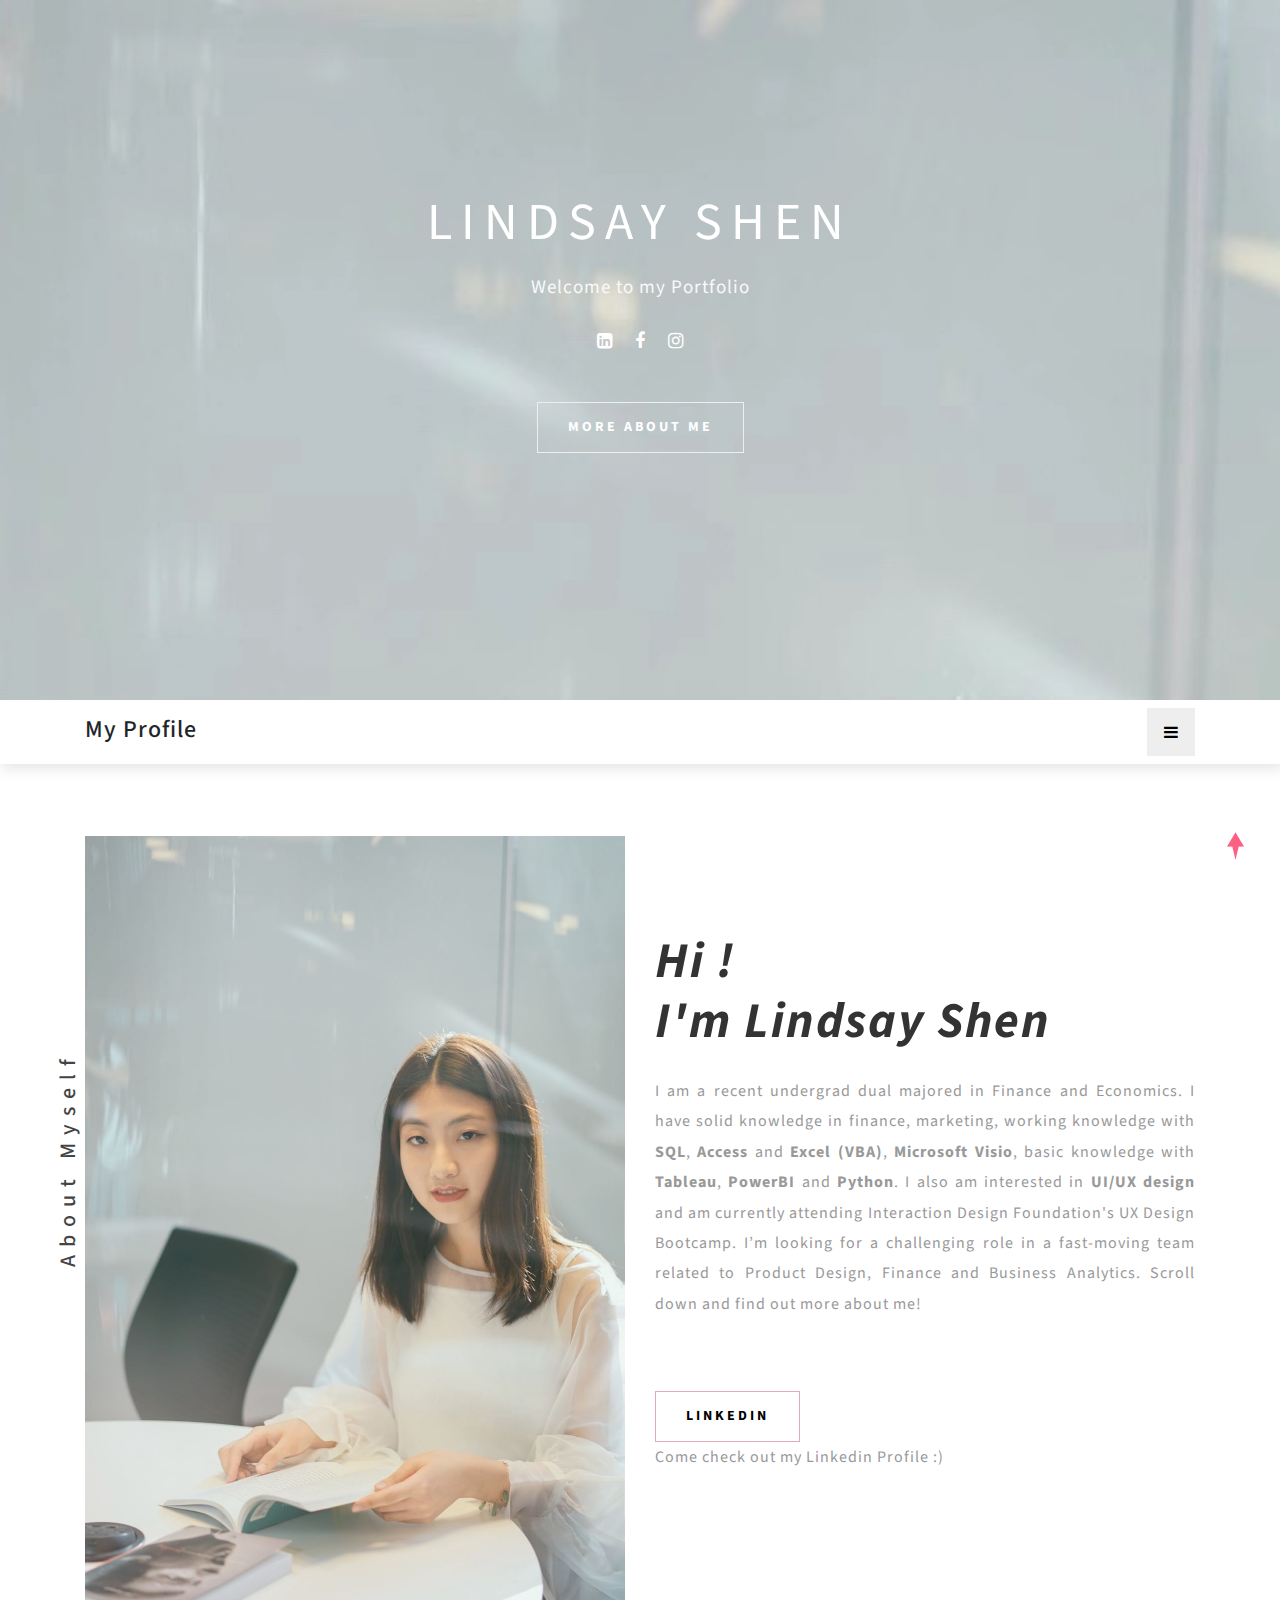
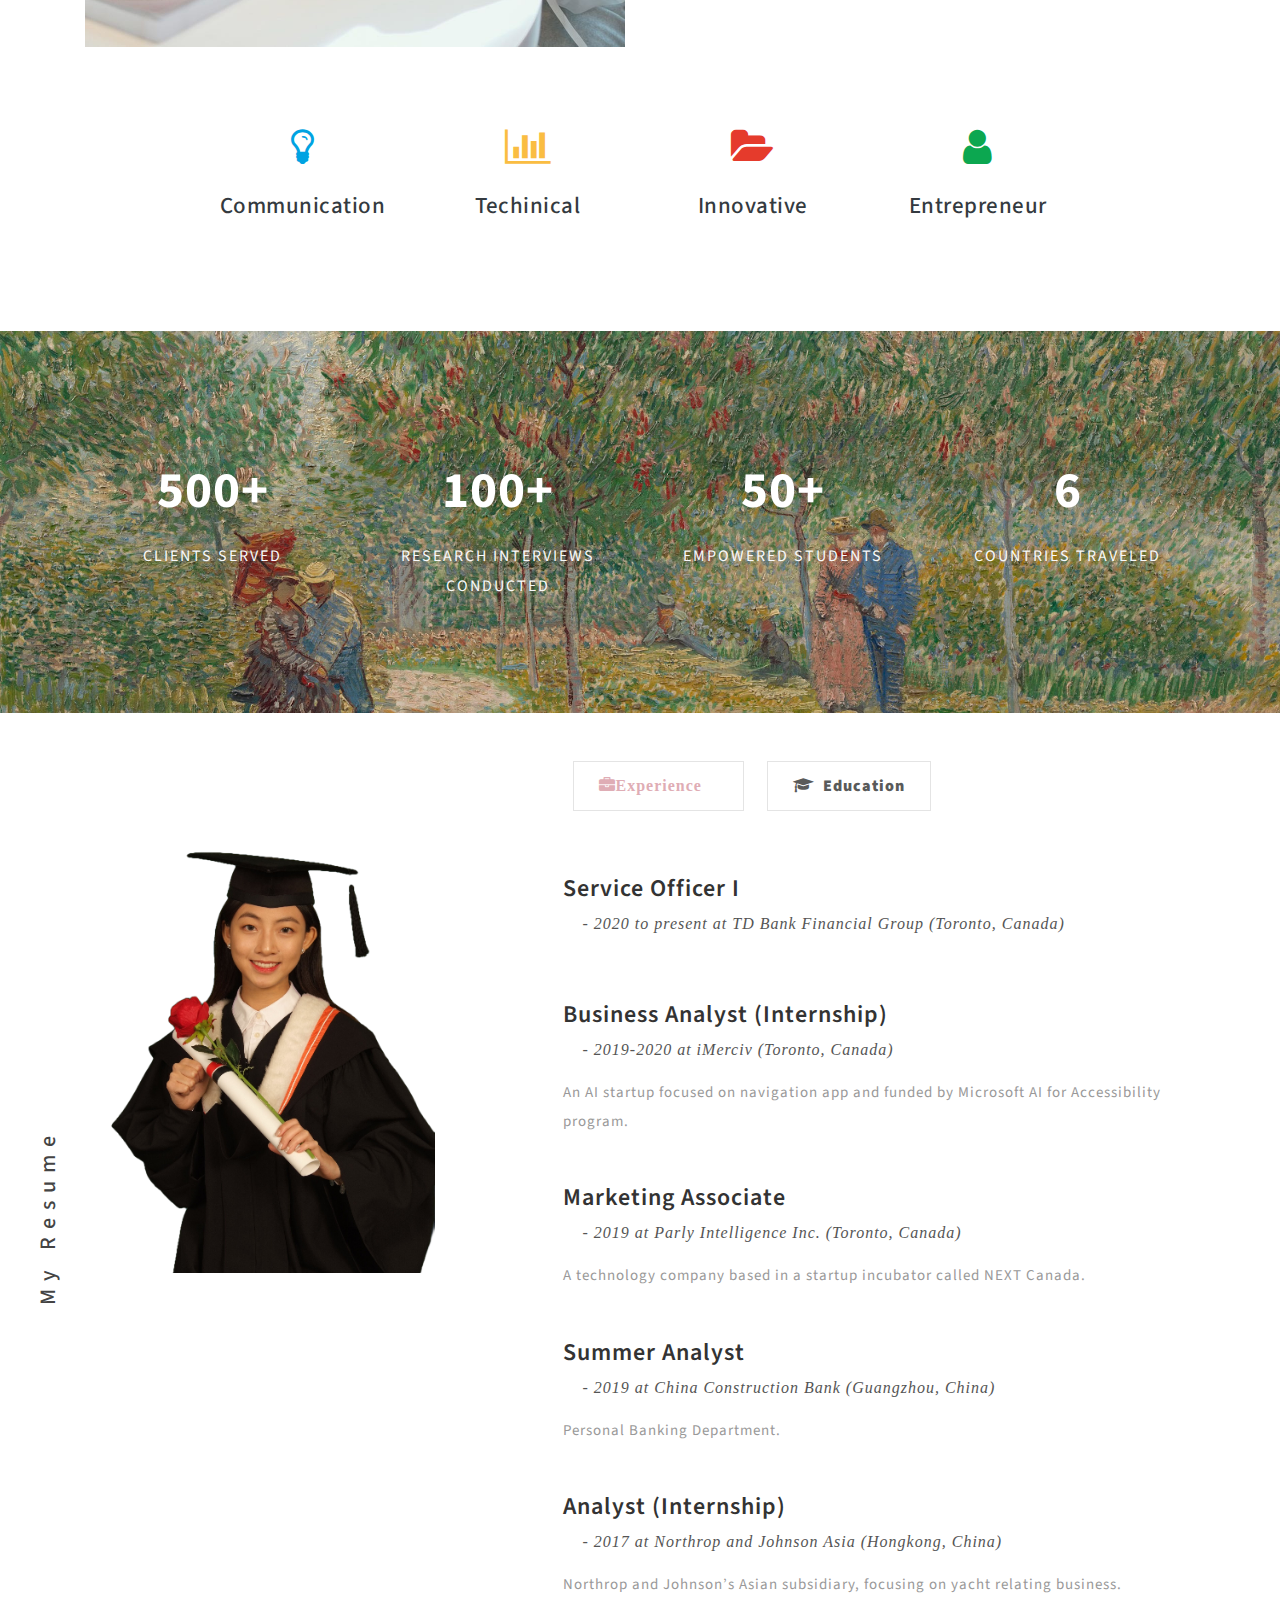
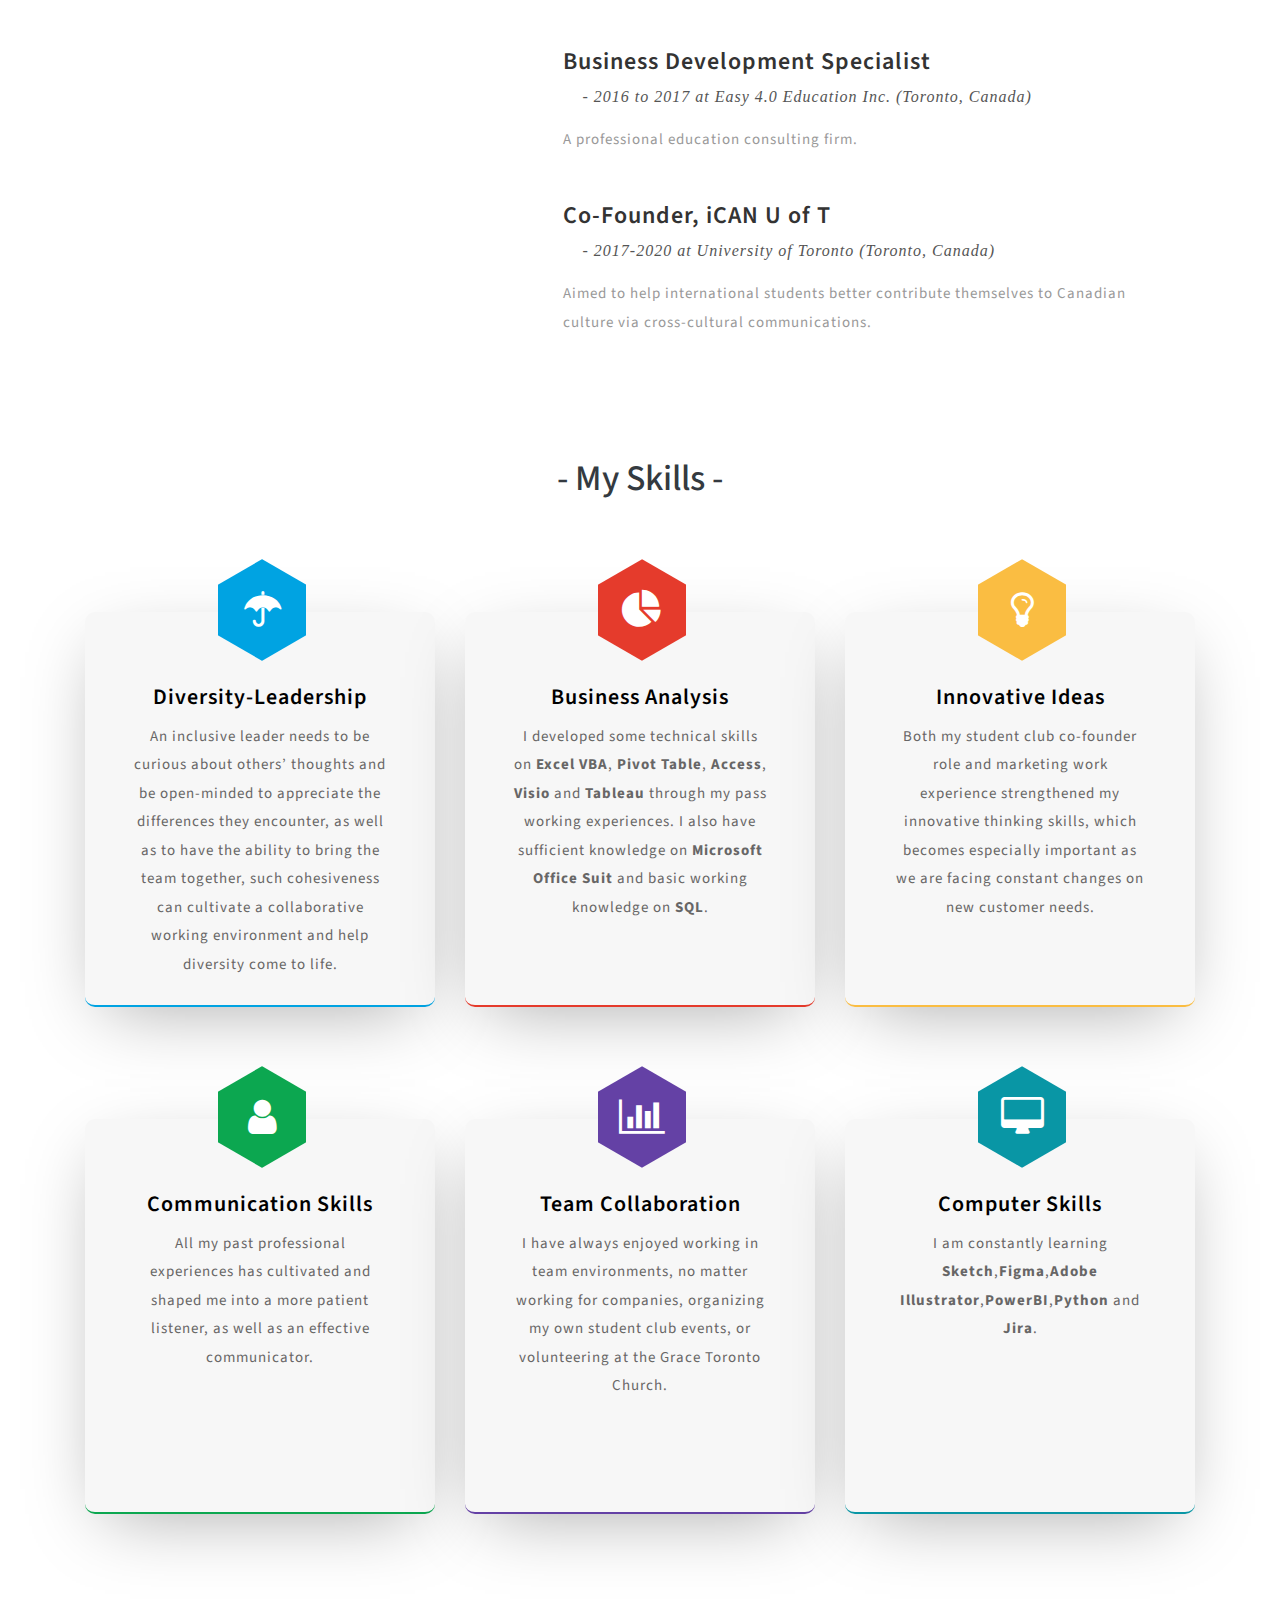
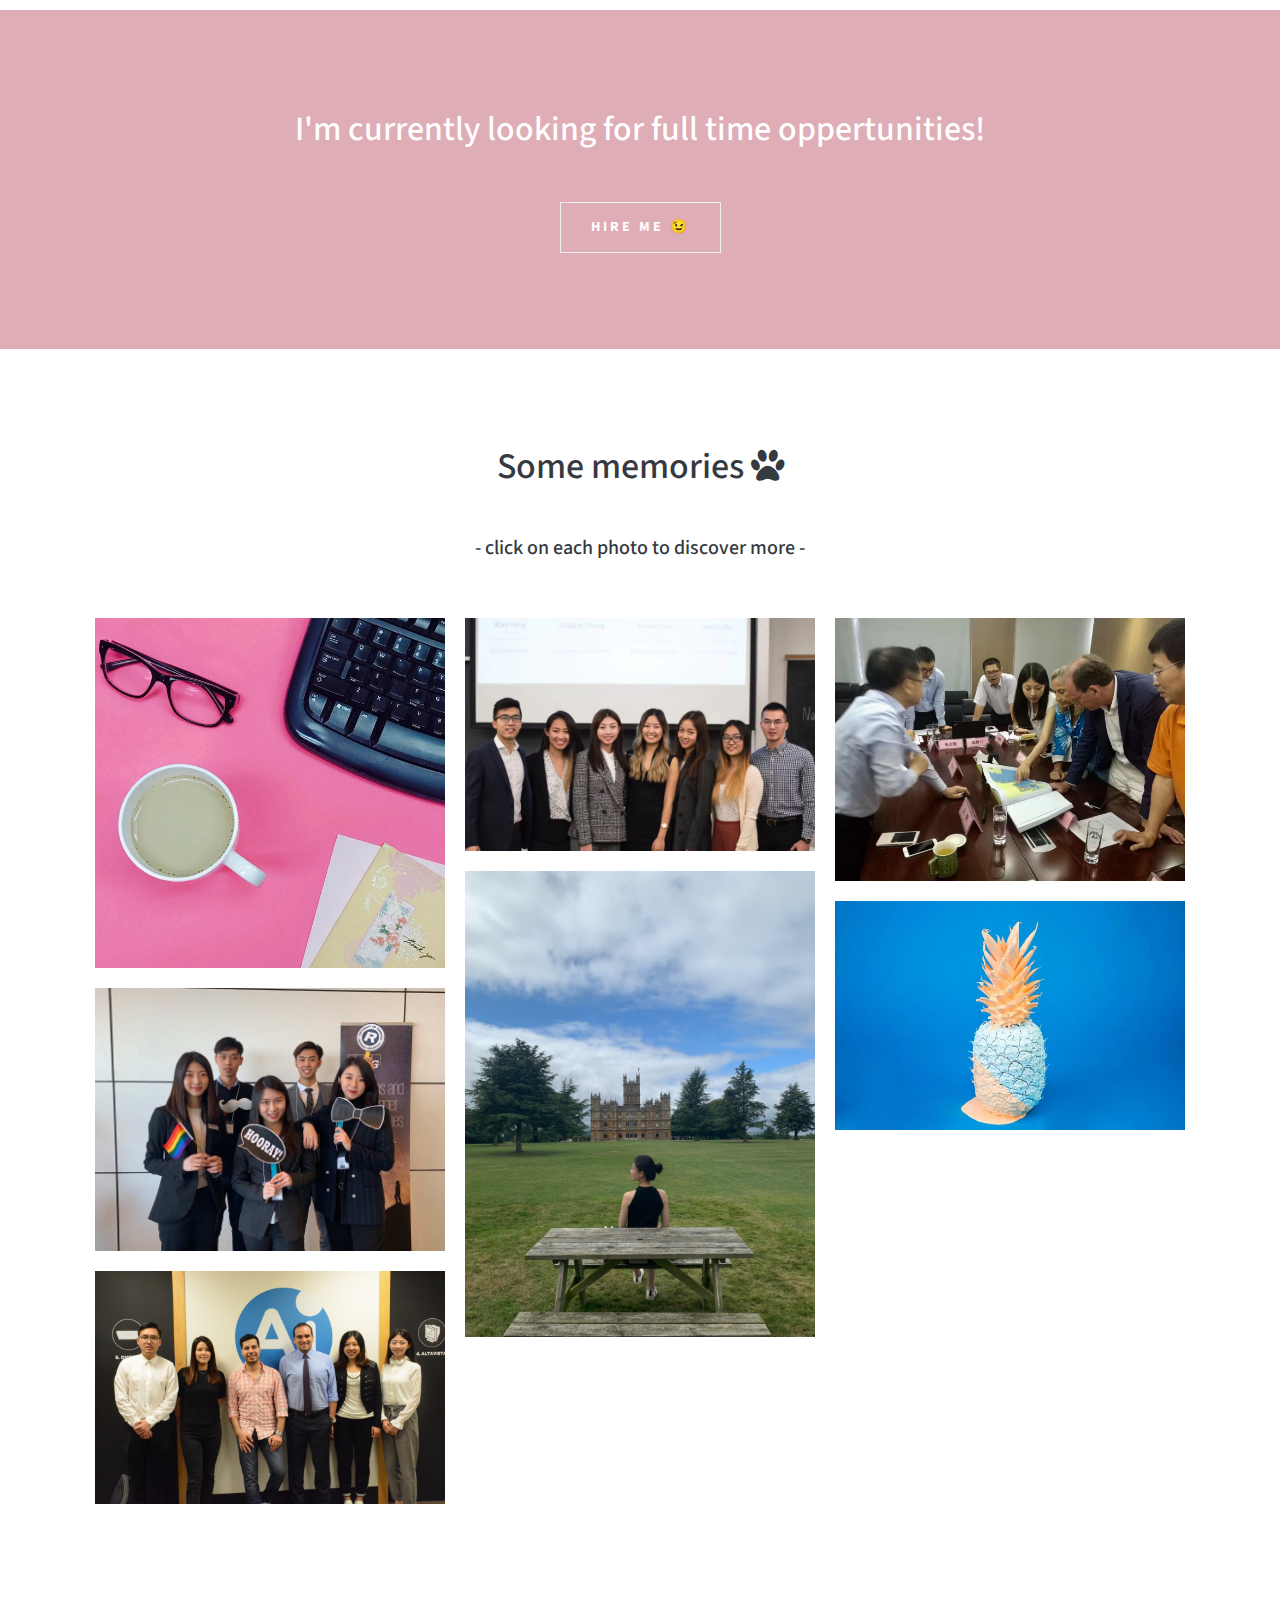
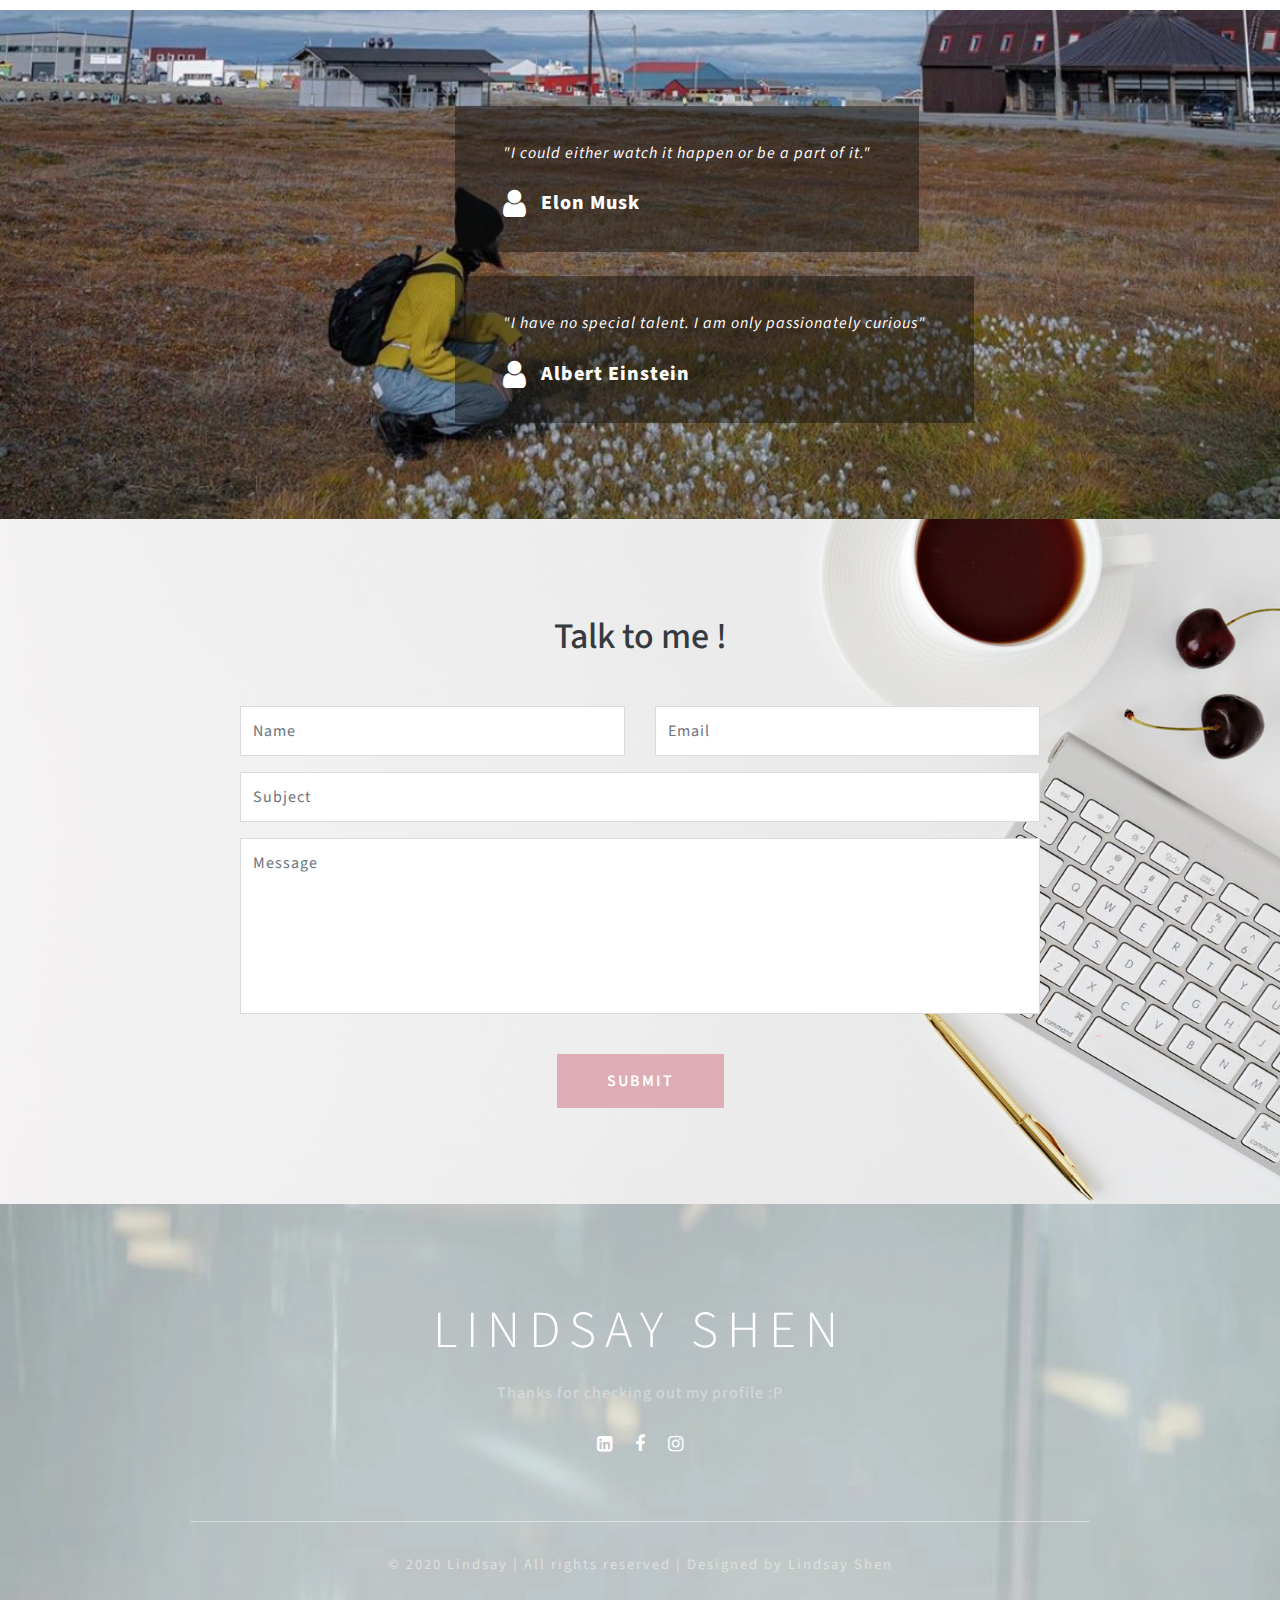
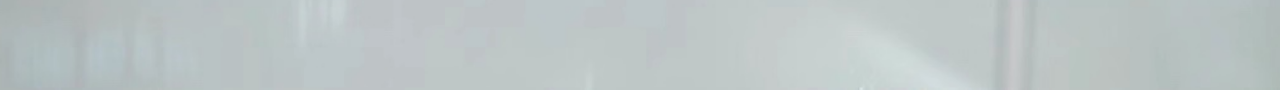
<file: index.html>
<!--
Author: W3layouts
Author URL: http://w3layouts.com
License: Creative Commons Attribution 3.0 Unported
License URL: http://creativecommons.org/licenses/by/3.0/
-->

<!DOCTYPE html>
<html lang="zxx">

<head>
	<title>Lindsay Shen's Profile</title>
	<!-- Meta tag Keywords -->
	<meta name="viewport" content="width=device-width, initial-scale=1">
	<meta charset="UTF-8" />
	<meta name="keywords"
		content="Anent Responsive web template, Bootstrap Web Templates, Flat Web Templates, Android Compatible web template, Smartphone Compatible web template, free webdesigns for Nokia, Samsung, LG, SonyEricsson, Motorola web design" />
	<script>
		addEventListener("load", function () {
			setTimeout(hideURLbar, 0);
		}, false);

		function hideURLbar() {
			window.scrollTo(0, 1);
		}
	</script>
	<!--// Meta tag Keywords -->

	<!-- Custom-Files -->
	<link rel="stylesheet" href="css/bootstrap.css">
	<!-- Bootstrap-Core-CSS -->
	<link rel="stylesheet" href="css/style.css" type="text/css" media="all" />
	<!-- Style-CSS -->
	<link href="css/font-awesome.min.css" rel="stylesheet">
	<!-- Font-Awesome-Icons-CSS -->
	<!-- //Custom-Files -->

	<!-- Web-Fonts -->
	<link
		href="//fonts.googleapis.com/css?family=Source+Sans+Pro:200,200i,300,300i,400,400i,600,600i,700,700i,900,900i&amp;subset=cyrillic,cyrillic-ext,greek,greek-ext,latin-ext,vietnamese"
		rel="stylesheet">
	<!-- //Web-Fonts -->
</head>

<body>
	<!-- home -->
	<div id="home">
		<!-- banner -->
		<div class="banner_w3lspvt">
			<div class="banner-top1">
				<div class="container">
					<div class="banner-text text-center">
						<h1><a href="index.html" class="logo text-wh text-uppercase font-weight-light"><b>Lindsay
									Shen</b></a>
						</h1>
						<p class="text-bl text-li mt-3"><b>Welcome to my Portfolio </b></p>
						<div class="social-icons mt-4">
							<ul class="list-unstyled">
								<li>
									<a href="https://www.linkedin.com/in/lindsayshen/" target="_blank">
										<span class="fa fa-linkedin-square"></span>
									</a>
								</li>
								<li>
									<a href="https://www.facebook.com/lindsay.shen.9" target="_blank">
										<span class="fa fa-facebook-f"></span>
									</a>
								</li>
								<li>
									<a href="https://www.instagram.com/lindsay_shen/" target="_blank">
										<span class="fa fa-instagram"></span>
									</a>
								</li>
							</ul>
						</div>
						<a href="#about" class="btn button-style mt-5">More About Me</a>
					</div>
				</div>
			</div>
		</div>
		<!-- //banner -->
	</div>
	<!-- //home -->

	<!-- header -->
	<header class="py-2">
		<div class="container d-flex">
			<h4 class="mt-2 let">My Profile</h4>
			<!-- menu -->
			<ul id="menu">
				<li>
					<input id="check02" type="checkbox" name="menu" />
					<label for="check02"><span class="fa fa-bars" aria-hidden="true"></span></label>
					<ul class="submenu">
						<li><a href="index.html" class="active">Home</a></li>
						<li><a href="#about">My Self</a></li>
						<li><a href="#what">What i do ?</a></li>
						<li><a href="#resume">My Resume</a></li>
						<li><a href="#projects">Projects</a></li>
						<li><a href="miniblog/index.html">Blog</a></li>
						<li><a href="#hire">Hire Me</a></li>
					</ul>
				</li>
			</ul>
			<!-- //menu -->
		</div>
	</header>
	<!-- //header -->

	<!-- about -->
	<section class="about py-5 position-relative" id="about">
		<div class="container pt-lg-4 pb-4">
			<h3 class="tittle-2">About Myself</h3>
			<div class="row">
				<div class="col-lg-6 about-img text-center">
					<img class="img-fluid" src="images/about_me_book.png" alt="">
				</div>
				<div class="col-lg-6 about-right">
					<h4 class="about-tit">Hi !<br>I'm Lindsay Shen</h4>
					<p class="my-4"> I am a recent undergrad dual majored in Finance and Economics. I have solid knowledge in
						finance, marketing, working knowledge with <B>SQL</B>, <B>Access</B> and <B>Excel (VBA)</B>, <b>Microsoft Visio</b>, basic knowledge with <B>Tableau</B>, <b> PowerBI</b> and <b>Python</B>.
					 I also am interested in <b>UI/UX design</b> and am currently attending Interaction Design Foundation's UX Design Bootcamp.
						I’m looking for a challenging role in a fast-moving team related to Product Design, Finance and Business
						Analytics. Scroll down and find out more about me!</p>

					<a href="https://www.linkedin.com/in/lindsayshen/" target="_blank"
						class="btn button-style-2 mt-5">Linkedin</a>
						<p>Come check out my Linkedin Profile :)</p>

					<!-- <a href="python-1-variables.html" target="_blank" -->
					<!-- class="btn button-style-2 mt-5">Python Notes</a> -->
					<!-- <p>Come check out my python notes :)</p> -->

						
				</div>
			</div>
		</div>
	</section>
	<!-- //about -->

	<!-- about bottom -->
	<div class="serives-w3pvts pb-5 pt-2">
		<div class="container pb-xl-5 pb-lg-3">
			<div class="row welcome-bottom text-center mx-auto">
				<div class="col-lg-3 col-sm-6 welcome-grid">
					<span class="fa fa-lightbulb-o"></span>
					<h4 class="mt-4 mb-3 text-bl">Communication</h4>
				</div>
				<div class="col-lg-3 col-sm-6 welcome-grid mt-sm-0 mt-4">
					<span class="fa fa-bar-chart"></span>
					<h4 class="mt-4 mb-3 text-bl">Techinical</h4>
				</div>
				<div class="col-lg-3 col-sm-6 welcome-grid mt-lg-0 mt-4">
					<span class="fa fa-folder-open"></span>
					<h4 class="mt-4 mb-3 text-bl">Innovative</h4>
				</div>
				<div class="col-lg-3 col-sm-6 welcome-grid mt-lg-0 mt-4">
					<span class="fa fa-user"></span>
					<h4 class="mt-4 mb-3 text-bl">Entrepreneur</h4>
				</div>
			</div>
		</div>
	</div>
	<!-- //about bottom -->

	<!-- stats section -->
	<div class="stats py-5">
		<div class="container py-xl-5 py-lg-3">
			<div class="row text-center py-sm-3">
				<div class="col-md-3 col-sm-6 w3layouts_stats_left">
					<p class="counter">500+</p>
					<p class="para-text-w3ls text-li">Clients Served</p>
				</div>
				<div class="col-md-3 col-sm-6 w3layouts_stats_left mt-sm-0 mt-4">
					<p class="counter">100+</p>
					<p class="para-text-w3ls text-li">Research interviews Conducted</p>
				</div>
				<div class="col-md-3 col-sm-6 w3layouts_stats_left mt-md-0 mt-4">
					<p class="counter">50+</p>
					<p class="para-text-w3ls text-li">Empowered Students</p>
				</div>
				<div class="col-md-3 col-sm-6 w3layouts_stats_left mt-md-0 mt-4">
					<p class="counter">6</p>
					<p class="para-text-w3ls text-li">Countries Traveled</p>
				</div>
			</div>
		</div>
	</div>
	<!-- //stats section -->

		<!-- resume -->
		<div class="middile-inner-con position-relative" id="resume">
			<div class="container pt-lg-5">
				<h3 class="tittle-2">My Resume</h3>
				<div class="d-lg-flex">
					<div class="col-lg-4 left-grid-resu">
						<img src="images/Gradphoto.png" alt="" class="img-fluid">
					</div>
					<div class="col-xl-7 col-lg-8 tab-main offset-xl-1 py-lg-0 py-5">
						<input id="tab2" type="radio" class="w3pvt-sm" name="tabs" checked>
						<label for="tab2"><span class="fa fa-briefcase" aria-hidden="true"><span><b>Experience</b></label>
						<input id="tab1" type="radio" name="tabs" class="w3pvt-sm" >
						<label for="tab1"><span class="fa fa-graduation-cap" aria-hidden="true"></span><b>Education</b></label>
						<section id="content1">
							<div class="inner-w3pvt-wrap mt-3">
								<h4>Bachelor of Commerce</h4>
								<h6>Finance and Economics Specialist</h6>
								<p>University of Toronto, Rotman Commerce Class of 2020</p>
							</div>
							<div class="inner-w3pvt-wrap mt-3">
								<h4>Summer Abroad Exchange Program</h4>
								<h6>History of Finance</h6>
								<p>University of Oxford, 2019</p>
							</div>
	
						</section>
						<section id="content2">
							<div class="inner-w3pvt-wrap mt-3">
								<h4>Service Officer I</h4>
								<h6>- 2020 to present at TD Bank Financial Group (Toronto, Canada)</h6>
						
							</div>
							<div class="inner-w3pvt-wrap mt-3">
								<h4>Business Analyst (Internship)</h4>
								<h6>- 2019-2020 at iMerciv (Toronto, Canada)</h6>
								<p>An AI startup focused on navigation app and funded by Microsoft AI for Accessibility
									program. </p>
							</div>
							<div class="inner-w3pvt-wrap">
								<h4>Marketing Associate</h4>
								<h6> - 2019 at Parly Intelligence Inc. (Toronto, Canada)</h6>
								<p>A technology company based in a startup incubator called NEXT Canada.</p>
							</div>
							<div class="inner-w3pvt-wrap">
								<h4>Summer Analyst</h4>
								<h6> - 2019 at China Construction Bank (Guangzhou, China)</h6>
								<p>Personal Banking Department.</p>
							</div>
							<div class="inner-w3pvt-wrap">
								<h4>Analyst (Internship)</h4>
								<h6> - 2017 at Northrop and Johnson Asia (Hongkong, China)</h6>
								<p>Northrop and Johnson’s Asian subsidiary, focusing on yacht relating business.</p>
							</div>
							<div class="inner-w3pvt-wrap">
								<h4>Business Development Specialist</h4>
								<h6> - 2016 to 2017 at Easy 4.0 Education Inc. (Toronto, Canada)</h6>
								<p>A professional education consulting firm.</p>
							</div>
							<div class="inner-w3pvt-wrap">
								<h4>Co-Founder, iCAN U of T</h4>
								<h6> - 2017-2020 at University of Toronto (Toronto, Canada)</h6>
								<p>Aimed to help international students better contribute themselves to Canadian culture via
									cross-cultural communications.</p>
							</div>
						</section>
					</div>
				</div>
			</div>
		</div>
		<!-- //resume -->

<br>
	<!-- what -->
	<div class="services text-center pt-5 pb-lg-5" id="what">
		<div class="container py-xl-5 py-lg-3">
			<h3 class="tittle text-center text-bl mb-sm-5 mb-4"> - My Skills -</h3>
			<div class="row ser-styles ser-styles-res">
				<div class="col-lg-4">
					<div class="abt-block">
						<div class="dodecagon">
							<div class="dodecagon-in">
								<div class="dodecagon-bg">
									<span class="fa fa-umbrella"></span>
								</div>
							</div>
						</div>
						<h3>Diversity-Leadership</h3>
						<p>An inclusive leader needs to be curious about others’ thoughts and be open-minded to appreciate the differences they 
							encounter, as well as to have the ability to bring the team together, such cohesiveness can cultivate a collaborative 
							working environment and help diversity come to life.
						</p>
					</div>
				</div>
				<div class="col-lg-4">
					<div class="abt-block border-back2">
						<div class="dodecagon">
							<div class="dodecagon-in">
								<div class="dodecagon-bg back2">
									<span class="fa fa-pie-chart"></span>
								</div>
							</div>
						</div>
						<h3>Business Analysis</h3>
						<p>I developed some technical skills on <B>Excel VBA</B>, <b>Pivot Table</b>, <b>Access</b>, <b>Visio</b> and <b>Tableau</b> through my pass working 
							experiences. I also have sufficient knowledge on <b>Microsoft Office Suit</b> and basic working knowledge on <b>SQL</b>.
						</p>
					</div>
				</div>
				<div class="col-lg-4">
					<div class="abt-block border-back3">
						<div class="dodecagon">
							<div class="dodecagon-in">
								<div class="dodecagon-bg back3">
									<span class="fa fa-lightbulb-o"></span>
								</div>
							</div>
						</div>
						<h3>Innovative Ideas</h3>
						<p>Both my student club co-founder role and marketing work experience strengthened my innovative thinking skills, which becomes
						especially important as we are facing constant changes on new customer needs.  </p>
					</div>
				</div>
			</div>
			<div class="row ser-styles">
				<div class="col-lg-4">
					<div class="abt-block border-back4">
						<div class="dodecagon">
							<div class="dodecagon-in">
								<div class="dodecagon-bg back4">
									<span class="fa fa-user"></span>
								</div>
							</div>
						</div>
						<h3>Communication Skills</h3>
						<p>  All my past professional experiences has cultivated and shaped me into a more patient listener, as well as an effective
							communicator.
						</p>
					</div>
				</div>
				<div class="col-lg-4">
					<div class="abt-block border-back5">
						<div class="dodecagon">
							<div class="dodecagon-in">
								<div class="dodecagon-bg back5">
									<span class="fa fa-bar-chart"></span>
								</div>
							</div>
						</div>
						<h3>Team Collaboration</h3>
						<p>I have always enjoyed working in team environments, no matter working for companies, organizing my own student club events,
							or volunteering at the Grace Toronto Church. </p>
					</div>
				</div>
				<div class="col-lg-4">
					<div class="abt-block border-back6">
						<div class="dodecagon">
							<div class="dodecagon-in">
								<div class="dodecagon-bg back6">
									<span class="fa fa-desktop"></span>
								</div>
							</div>
						</div>
						<h3>Computer Skills</h3>
						<p>I am constantly learning <b>Sketch</b>,<b>Figma</b>,<b>Adobe Illustrator</b>,<b>PowerBI</b>,<b>Python</b> and <b>Jira</b>.</p>
					</div>
				</div>
			</div>
		</div>
	</div>
	<!-- //what -->



	<!-- middle section -->
	<section class="w3ls-bnrbtm py-5 text-center">
		<div class="container py-xl-5">
			<div class="cont-w3pvt">
				<h3 class="w3pvt-web-title">I'm currently looking for full time oppertunities!</h3>
				<a href="#hire" class="btn button-style mt-sm-5 mt-4"><b>Hire Me </b>😉 </a>
			</div>
		</div>
	</section>
	<!-- //middle section -->

	<!-- gallery -->
	<div class="gallery py-5" id="projects">
		<div class="container py-xl-5 py-lg-3">
			<h3 class="tittle text-center text-bl mb-sm-5 mb-4">Some memories
				<i class="fa fa-paw" aria-hidden="true"></i>
			</h3>
			<h5 class="tittle text-center text-bl mb-sm-5 mb-4"> - click on each photo to discover more -
			</h5>

			<div class="news-grids text-center">
				<div class="row no-gutters news-grids text-center">
					<div class="col-md-4 gal-img">
						<a href="#gal3"><img src="images/g3.jpg" alt="news image" class="img-fluid"></a>
						<a href="#gal2"><img src="images/g2.jpg" alt="news image" class="img-fluid"></a>
						<a href="#gal7"><img src="images/g7.jpg" alt="news image" class="img-fluid"></a>
					</div>
					<div class="col-md-4 gal-img">
						<a href="#gal4"><img src="images/g4.jpg" alt="news image" class="img-fluid"></a>
						<a href="#gal1"><img src="images/g1.jpg" alt="news image" class="img-fluid"></a>
					</div>
					<div class="col-md-4 gal-img">
						<a href="#gal5"><img src="images/g5.jpg" alt="news image" class="img-fluid"></a>
						<a href="#gal6"><img src="images/g6.jpg" alt="news image" class="img-fluid"></a>
					</div>
				</div>
			</div>
		</div>
	</div>
	<!-- popup-->
	<div id="gal7" class="popup-effect animate">
		<div class="popup">
			<img src="images/g7.jpg" alt="Popup Image" class="img-fluid" />
			<p class="mt-4">Parly Inteligence Inc. Team Photo</p>
			<a class="close" href="#gallery">&times;</a>
		</div>
	</div>
	<!-- //popup -->
	<!-- popup-->
	<div id="gal1" class="popup-effect animate">
		<div class="popup">
			<img src="images/g1.jpg" alt="Popup Image" class="img-fluid" />
			<p class="mt-4">A visit to the Highclere Castle, the United Kingdom</p>
			<a class="close" href="#gallery">&times;</a>
		</div>
	</div>
	<!-- //popup -->
	<!-- popup-->
	<div id="gal2" class="popup-effect animate">
		<div class="popup">
			<img src="images/g2.jpg" alt="Popup Image" class="img-fluid" />
			<p class="mt-4">The DiverCity Case Competition Event at KPMG</p>
			<a class="close" href="#gallery">&times;</a>
		</div>
	</div>
	<!-- //popup -->
	<!-- popup-->
	<div id="gal3" class="popup-effect animate">
		<div class="popup">
			<img src="images/g3.jpg" alt="Popup Image" class="img-fluid" />
			<p class="mt-4">Summer 2019 Class at the University of Oxford</p>
			<a class="close" href="#gallery">&times;</a>
		</div>
	</div>
	<!-- //popup3 -->
	<!-- popup-->
	<div id="gal4" class="popup-effect animate">
		<div class="popup">
			<img src="images/g4.jpg" alt="Popup Image" class="img-fluid" />
			<p class="mt-4">iCAN_UofT Club Event at the University of Toronto</p>
			<a class="close" href="#gallery">&times;</a>
		</div>
	</div>
	<!-- //popup -->
	<!-- popup-->
	<div id="gal5" class="popup-effect animate">
		<div class="popup">
			<img src="images/g5.jpg" alt="Popup Image" class="img-fluid" />
			<p class="mt-4">Dedicated translater for NJA executives at a meeting</p>
			<a class="close" href="#gallery">&times;</a>
		</div>
	</div>
	<!-- //popup -->
	<!-- popup-->
	<div id="gal6" class="popup-effect animate">
		<div class="popup">
			<img src="images/g6.jpg" alt="Popup Image" class="img-fluid" />
			<p class="mt-4">A view of the canals at Amsterdam, the Netherlands</p>
			<a class="close" href="#gallery">&times;</a>
		</div>
	</div>
	<!-- //popup -->
	<!-- //gallery -->

	<!-- testimonials -->
	<section class="testimonials py-5">
		<div class="container py-xl-5 py-lg-3">
			<div class="testimonials_grid d-flex">
				<div class="offset-lg-4 offset-md-3 testi_grid">
					<p class="sub-test"> "I could either watch it happen or be a part of it."
					</p>
					<div class="d-flex">
						<span class="fa fa-user" aria-hidden="true"></span>
						<h5>Elon Musk</h5>
					</div>
				</div>
			</div>
			<div class="testimonials_grid d-flex mt-4">
				<div class="offset-lg-4 offset-md-3 testi_grid">
					<p class="sub-test">"I have no special talent. I am only passionately curious"
					</p>
					<div class="d-flex">
						<span class="fa fa-user" aria-hidden="true"></span>
						<h5>Albert Einstein</h5>
					</div>
				</div>
			</div>
		</div>
	</section>
	<!-- //testimonials -->

	<!-- contact -->
	<section class="contact py-5" id="hire">
		<div class="container py-xl-5 py-lg-3">
			<h3 class="tittle text-center text-bl mb-sm-5 mb-4">Talk to me !</h3>
			<div class="contact-form mx-auto text-center">
				<form method="post" action="https://formspree.io/xlebeyyz">
					<div class="row">
						<div class="col-lg-6 form-group">
							<input type="text" class="form-control" placeholder="Name" name="name" required="">
						</div>
						<div class="col-lg-6 form-group">
							<input type="email" class="form-control" placeholder="Email" name="email" required="">
						</div>
					</div>
					<div class="form-group">
						<input type="text" class="form-control" placeholder="Subject" name="subject" required="">
					</div>
					<div class="form-group">
						<textarea name="message" class="form-control" placeholder="Message" required=""></textarea>
					</div>
					<button type="submit" class="btn submit-button mt-md-4 mt-3">Submit</button>
				</form>
			</div>
		</div>
	</section>
	<!-- //contact -->

	<!-- footer -->
	<footer class="text-center py-5">
		<div class="container py-xl-5 py-lg-4">
			<div class="logo-2">
				<h2><a href="index.html" class="logo text-wh text-uppercase font-weight-light">Lindsay Shen</a></h2>
				<p class="foot-para mx-auto mt-3">Thanks for checking out my profile :P </p>
			</div>

			<!-- footer social media -->
			<div class="social-icons mt-4">
				<ul class="list-unstyled">
					<li>
						<a href="https://www.linkedin.com/in/lindsayshen/" target="_blank">
							<span class="fa fa-linkedin-square"></span>
						</a>
					</li>
					<li>
						<a href="https://www.facebook.com/lindsay.shen.9" target="_blank">
							<span class="fa fa-facebook-f"></span>
						</a>
					</li>
					<li>
						<a href="https://www.instagram.com/lindsay_shen/" target="_blank">
							<span class="fa fa-instagram"></span>
						</a>
					</li>
				</ul>
			</div>
			<!-- footer social media -->

			<div class="cpy-right text-center mx-auto py-3">
				<p class="border-top mt-lg-5 mt-4">© 2020 Lindsay | All rights reserved | Designed by Lindsay Shen
				</p>
			</div>
		</div>
	</footer>
	<!-- //footer -->
	<!-- move top icon -->
	<a href="#home" class="move-top text-center"></a>
	<!-- //move top icon -->

</body>

</html>
</file>
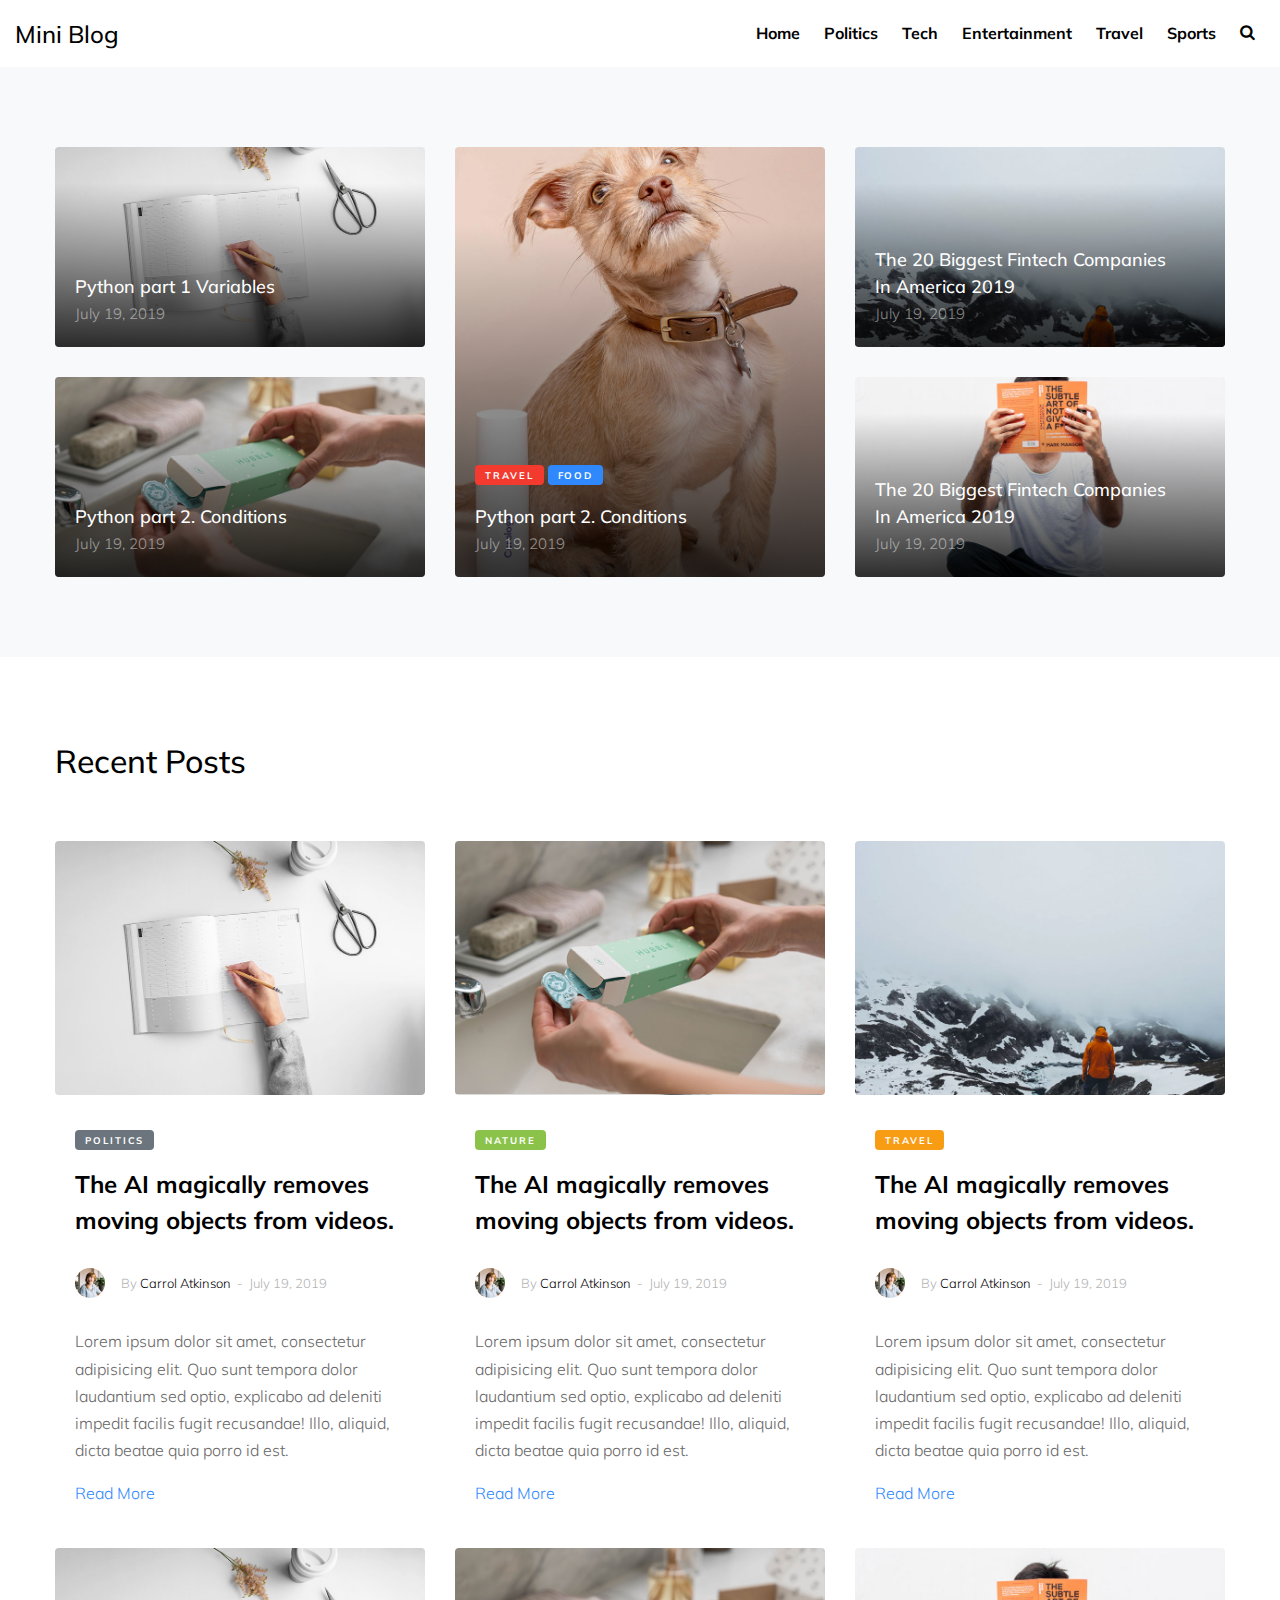
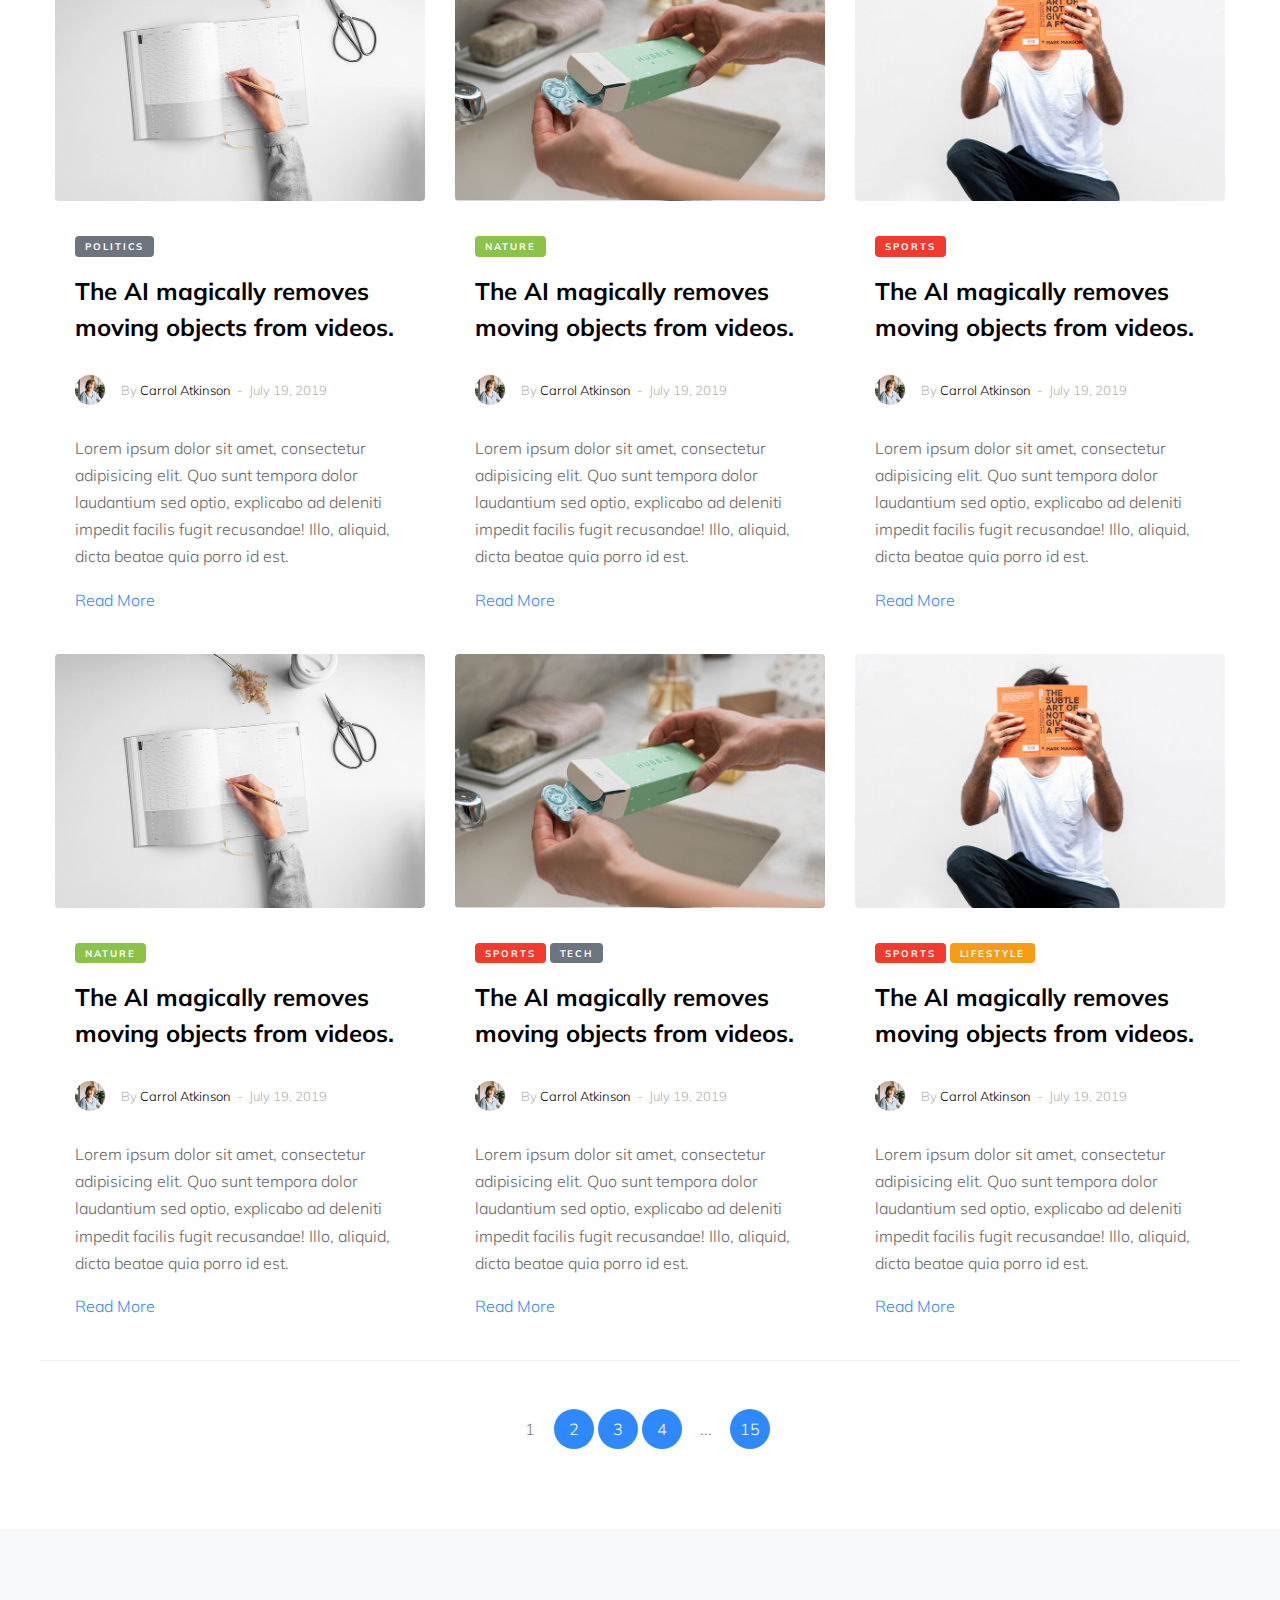
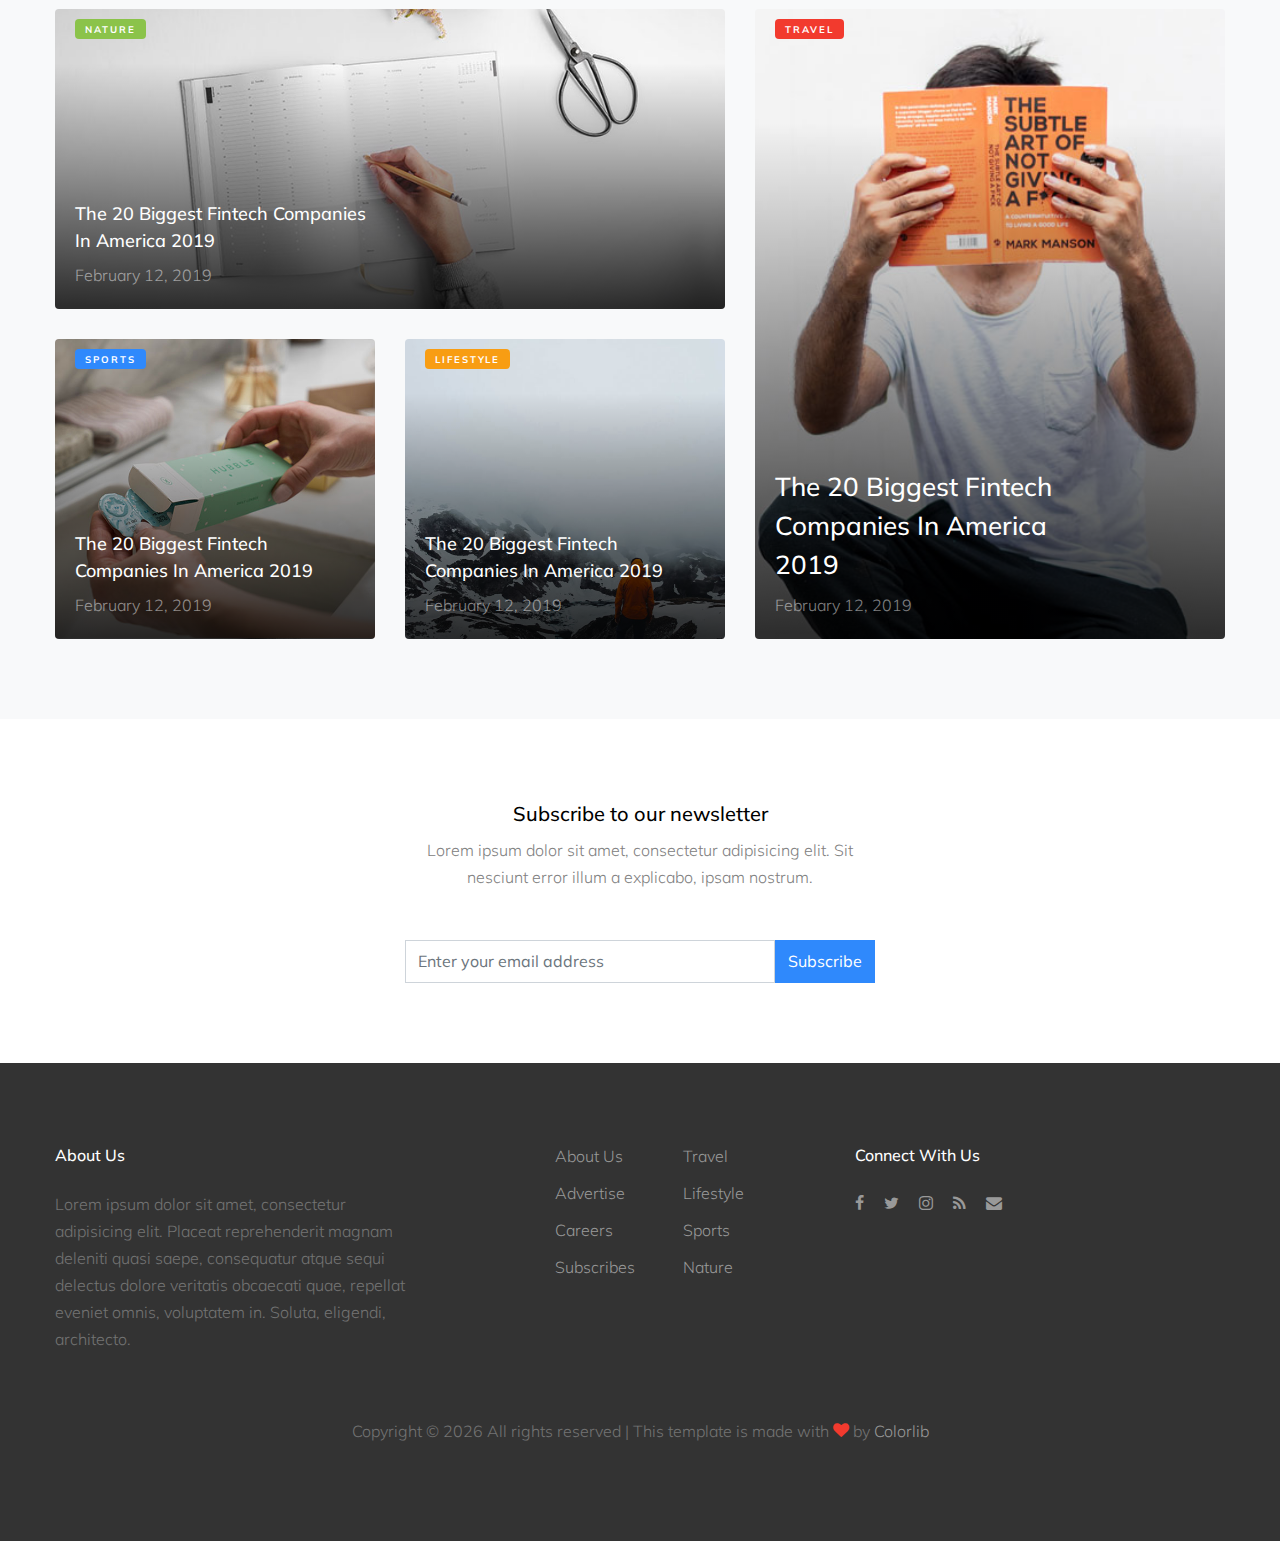
<file: miniblog/index.html>
<!DOCTYPE html>
<html lang="en">
  <head>
    <title>Mini Blog</title>
    <meta charset="utf-8">
    <meta name="viewport" content="width=device-width, initial-scale=1, shrink-to-fit=no">

    <link href="https://fonts.googleapis.com/css?family=Muli:300,400,700|Playfair+Display:400,700,900" rel="stylesheet">

    <link rel="stylesheet" href="fonts/icomoon/style.css">
    <link rel="stylesheet" href="css/bootstrap.min.css">
    <link rel="stylesheet" href="css/magnific-popup.css">
    <link rel="stylesheet" href="css/jquery-ui.css">
    <link rel="stylesheet" href="css/owl.carousel.min.css">
    <link rel="stylesheet" href="css/owl.theme.default.min.css">
    <link rel="stylesheet" href="css/bootstrap-datepicker.css">
    <link rel="stylesheet" href="fonts/flaticon/font/flaticon.css">
    <link rel="stylesheet" href="css/aos.css">

    <link rel="stylesheet" href="css/style.css">
  </head>
  <body>
  
  <div class="site-wrap">

    <div class="site-mobile-menu">
      <div class="site-mobile-menu-header">
        <div class="site-mobile-menu-close mt-3">
          <span class="icon-close2 js-menu-toggle"></span>
        </div>
      </div>
      <div class="site-mobile-menu-body"></div>
    </div>
    
    <header class="site-navbar" role="banner">
      <div class="container-fluid">
        <div class="row align-items-center">
          
          <div class="col-12 search-form-wrap js-search-form">
            <form method="get" action="#">
              <input type="text" id="s" class="form-control" placeholder="Search...">
              <button class="search-btn" type="submit"><span class="icon-search"></span></button>
            </form>
          </div>

          <div class="col-4 site-logo">
            <a href="index.html" class="text-black h2 mb-0">Mini Blog</a>
          </div>

          <div class="col-8 text-right">
            <nav class="site-navigation" role="navigation">
              <ul class="site-menu js-clone-nav mr-auto d-none d-lg-block mb-0">
                <li><a href="category.html">Home</a></li>
                <li><a href="category.html">Politics</a></li>
                <li><a href="category.html">Tech</a></li>
                <li><a href="category.html">Entertainment</a></li>
                <li><a href="category.html">Travel</a></li>
                <li><a href="category.html">Sports</a></li>
                <li class="d-none d-lg-inline-block"><a href="#" class="js-search-toggle"><span class="icon-search"></span></a></li>
              </ul>
            </nav>
            <a href="#" class="site-menu-toggle js-menu-toggle text-black d-inline-block d-lg-none"><span class="icon-menu h3"></span></a></div>
          </div>

      </div>
    </header>
    
    
    <div class="site-section bg-light">
      <div class="container">
        <div class="row align-items-stretch retro-layout-2">
          <div class="col-md-4">
            <a href="python-1-variables.html" class="h-entry mb-30 v-height gradient" style="background-image: url('images/img_1.jpg');">
              
              <div class="text">
                <h2>Python part 1 Variables</h2>
                <span class="date">July 19, 2019</span>
              </div>
            </a>
            <a href="python-1-variables.html" class="h-entry v-height gradient" style="background-image: url('images/img_2.jpg');">
              
              <div class="text">
                <h2>Python part 2. Conditions </h2>
                <span class="date">July 19, 2019</span>
              </div>
            </a>
          </div>
          <div class="col-md-4">
            <a href="python-1-variables.html" class="h-entry img-5 h-100 gradient" style="background-image: url('images/img_v_1.jpg');">
              
              <div class="text">
                <div class="post-categories mb-3">
                  <span class="post-category bg-danger">Travel</span>
                  <span class="post-category bg-primary">Food</span>
                </div>
                <h2>Python part 2. Conditions </h2>
                <span class="date">July 19, 2019</span>
              </div>
            </a>
          </div>
          <div class="col-md-4">
            <a href="single.html" class="h-entry mb-30 v-height gradient" style="background-image: url('images/img_3.jpg');">
              
              <div class="text">
                <h2>The 20 Biggest Fintech Companies In America 2019</h2>
                <span class="date">July 19, 2019</span>
              </div>
            </a>
            <a href="single.html" class="h-entry v-height gradient" style="background-image: url('images/img_4.jpg');">
              
              <div class="text">
                <h2>The 20 Biggest Fintech Companies In America 2019</h2>
                <span class="date">July 19, 2019</span>
              </div>
            </a>
          </div>
        </div>
      </div>
    </div>

    <div class="site-section">
      <div class="container">
        <div class="row mb-5">
          <div class="col-12">
            <h2>Recent Posts</h2>
          </div>
        </div>
        <div class="row">
          <div class="col-lg-4 mb-4">
            <div class="entry2">
              <a href="single.html"><img src="images/img_1.jpg" alt="Image" class="img-fluid rounded"></a>
              <div class="excerpt">
              <span class="post-category text-white bg-secondary mb-3">Politics</span>

              <h2><a href="single.html">The AI magically removes moving objects from videos.</a></h2>
              <div class="post-meta align-items-center text-left clearfix">
                <figure class="author-figure mb-0 mr-3 float-left"><img src="images/person_1.jpg" alt="Image" class="img-fluid"></figure>
                <span class="d-inline-block mt-1">By <a href="#">Carrol Atkinson</a></span>
                <span>&nbsp;-&nbsp; July 19, 2019</span>
              </div>
              
                <p>Lorem ipsum dolor sit amet, consectetur adipisicing elit. Quo sunt tempora dolor laudantium sed optio, explicabo ad deleniti impedit facilis fugit recusandae! Illo, aliquid, dicta beatae quia porro id est.</p>
                <p><a href="#">Read More</a></p>
              </div>
            </div>
          </div>
          <div class="col-lg-4 mb-4">
            <div class="entry2">
              <a href="single.html"><img src="images/img_2.jpg" alt="Image" class="img-fluid rounded"></a>
              <div class="excerpt">
              <span class="post-category text-white bg-success mb-3">Nature</span>

              <h2><a href="single.html">The AI magically removes moving objects from videos.</a></h2>
              <div class="post-meta align-items-center text-left clearfix">
                <figure class="author-figure mb-0 mr-3 float-left"><img src="images/person_1.jpg" alt="Image" class="img-fluid"></figure>
                <span class="d-inline-block mt-1">By <a href="#">Carrol Atkinson</a></span>
                <span>&nbsp;-&nbsp; July 19, 2019</span>
              </div>
              
                <p>Lorem ipsum dolor sit amet, consectetur adipisicing elit. Quo sunt tempora dolor laudantium sed optio, explicabo ad deleniti impedit facilis fugit recusandae! Illo, aliquid, dicta beatae quia porro id est.</p>
                <p><a href="#">Read More</a></p>
              </div>
            </div>
          </div>
          <div class="col-lg-4 mb-4">
            <div class="entry2">
              <a href="single.html"><img src="images/img_3.jpg" alt="Image" class="img-fluid rounded"></a>
              <div class="excerpt">
              <span class="post-category text-white bg-warning mb-3">Travel</span>

              <h2><a href="single.html">The AI magically removes moving objects from videos.</a></h2>
              <div class="post-meta align-items-center text-left clearfix">
                <figure class="author-figure mb-0 mr-3 float-left"><img src="images/person_1.jpg" alt="Image" class="img-fluid"></figure>
                <span class="d-inline-block mt-1">By <a href="#">Carrol Atkinson</a></span>
                <span>&nbsp;-&nbsp; July 19, 2019</span>
              </div>
              
                <p>Lorem ipsum dolor sit amet, consectetur adipisicing elit. Quo sunt tempora dolor laudantium sed optio, explicabo ad deleniti impedit facilis fugit recusandae! Illo, aliquid, dicta beatae quia porro id est.</p>
                <p><a href="#">Read More</a></p>
              </div>
            </div>
          </div>


          <div class="col-lg-4 mb-4">
            <div class="entry2">
              <a href="single.html"><img src="images/img_1.jpg" alt="Image" class="img-fluid rounded"></a>
              <div class="excerpt">
              <span class="post-category text-white bg-secondary mb-3">Politics</span>

              <h2><a href="single.html">The AI magically removes moving objects from videos.</a></h2>
              <div class="post-meta align-items-center text-left clearfix">
                <figure class="author-figure mb-0 mr-3 float-left"><img src="images/person_1.jpg" alt="Image" class="img-fluid"></figure>
                <span class="d-inline-block mt-1">By <a href="#">Carrol Atkinson</a></span>
                <span>&nbsp;-&nbsp; July 19, 2019</span>
              </div>
              
                <p>Lorem ipsum dolor sit amet, consectetur adipisicing elit. Quo sunt tempora dolor laudantium sed optio, explicabo ad deleniti impedit facilis fugit recusandae! Illo, aliquid, dicta beatae quia porro id est.</p>
                <p><a href="#">Read More</a></p>
              </div>
            </div>
          </div>
          <div class="col-lg-4 mb-4">
            <div class="entry2">
              <a href="single.html"><img src="images/img_2.jpg" alt="Image" class="img-fluid rounded"></a>
              <div class="excerpt">
              <span class="post-category text-white bg-success mb-3">Nature</span>

              <h2><a href="single.html">The AI magically removes moving objects from videos.</a></h2>
              <div class="post-meta align-items-center text-left clearfix">
                <figure class="author-figure mb-0 mr-3 float-left"><img src="images/person_1.jpg" alt="Image" class="img-fluid"></figure>
                <span class="d-inline-block mt-1">By <a href="#">Carrol Atkinson</a></span>
                <span>&nbsp;-&nbsp; July 19, 2019</span>
              </div>
              
                <p>Lorem ipsum dolor sit amet, consectetur adipisicing elit. Quo sunt tempora dolor laudantium sed optio, explicabo ad deleniti impedit facilis fugit recusandae! Illo, aliquid, dicta beatae quia porro id est.</p>
                <p><a href="#">Read More</a></p>
              </div>
            </div>
          </div>
          <div class="col-lg-4 mb-4">
            <div class="entry2">
              <a href="single.html"><img src="images/img_4.jpg" alt="Image" class="img-fluid rounded"></a>
              <div class="excerpt">
              <span class="post-category text-white bg-danger mb-3">Sports</span>

              <h2><a href="single.html">The AI magically removes moving objects from videos.</a></h2>
              <div class="post-meta align-items-center text-left clearfix">
                <figure class="author-figure mb-0 mr-3 float-left"><img src="images/person_1.jpg" alt="Image" class="img-fluid"></figure>
                <span class="d-inline-block mt-1">By <a href="#">Carrol Atkinson</a></span>
                <span>&nbsp;-&nbsp; July 19, 2019</span>
              </div>
              
                <p>Lorem ipsum dolor sit amet, consectetur adipisicing elit. Quo sunt tempora dolor laudantium sed optio, explicabo ad deleniti impedit facilis fugit recusandae! Illo, aliquid, dicta beatae quia porro id est.</p>
                <p><a href="#">Read More</a></p>
              </div>
            </div>
          </div>


          <div class="col-lg-4 mb-4">
            <div class="entry2">
              <a href="single.html"><img src="images/img_1.jpg" alt="Image" class="img-fluid rounded"></a>
              <div class="excerpt">
              <span class="post-category text-white bg-success mb-3">Nature</span>

              <h2><a href="single.html">The AI magically removes moving objects from videos.</a></h2>
              <div class="post-meta align-items-center text-left clearfix">
                <figure class="author-figure mb-0 mr-3 float-left"><img src="images/person_1.jpg" alt="Image" class="img-fluid"></figure>
                <span class="d-inline-block mt-1">By <a href="#">Carrol Atkinson</a></span>
                <span>&nbsp;-&nbsp; July 19, 2019</span>
              </div>
              
                <p>Lorem ipsum dolor sit amet, consectetur adipisicing elit. Quo sunt tempora dolor laudantium sed optio, explicabo ad deleniti impedit facilis fugit recusandae! Illo, aliquid, dicta beatae quia porro id est.</p>
                <p><a href="#">Read More</a></p>
              </div>
            </div>
          </div>
          <div class="col-lg-4 mb-4">
            <div class="entry2">
              <a href="single.html"><img src="images/img_2.jpg" alt="Image" class="img-fluid rounded"></a>
              <div class="excerpt">
              <span class="post-category text-white bg-danger mb-3">Sports</span>
              <span class="post-category text-white bg-secondary mb-3">Tech</span>

              <h2><a href="single.html">The AI magically removes moving objects from videos.</a></h2>
              <div class="post-meta align-items-center text-left clearfix">
                <figure class="author-figure mb-0 mr-3 float-left"><img src="images/person_1.jpg" alt="Image" class="img-fluid"></figure>
                <span class="d-inline-block mt-1">By <a href="#">Carrol Atkinson</a></span>
                <span>&nbsp;-&nbsp; July 19, 2019</span>
              </div>
                <p>Lorem ipsum dolor sit amet, consectetur adipisicing elit. Quo sunt tempora dolor laudantium sed optio, explicabo ad deleniti impedit facilis fugit recusandae! Illo, aliquid, dicta beatae quia porro id est.</p>
                <p><a href="#">Read More</a></p>
              </div>
            </div>
          </div>
          <div class="col-lg-4 mb-4">
            <div class="entry2">
              <a href="single.html"><img src="images/img_4.jpg" alt="Image" class="img-fluid rounded"></a>
              <div class="excerpt">
              <span class="post-category text-white bg-danger mb-3">Sports</span>
              <span class="post-category text-white bg-warning mb-3">Lifestyle</span>

              <h2><a href="single.html">The AI magically removes moving objects from videos.</a></h2>
              <div class="post-meta align-items-center text-left clearfix">
                <figure class="author-figure mb-0 mr-3 float-left"><img src="images/person_1.jpg" alt="Image" class="img-fluid"></figure>
                <span class="d-inline-block mt-1">By <a href="#">Carrol Atkinson</a></span>
                <span>&nbsp;-&nbsp; July 19, 2019</span>
              </div>
              
                <p>Lorem ipsum dolor sit amet, consectetur adipisicing elit. Quo sunt tempora dolor laudantium sed optio, explicabo ad deleniti impedit facilis fugit recusandae! Illo, aliquid, dicta beatae quia porro id est.</p>
                <p><a href="#">Read More</a></p>
              </div>
            </div>
          </div>
        </div>
        <div class="row text-center pt-5 border-top">
          <div class="col-md-12">
            <div class="custom-pagination">
              <span>1</span>
              <a href="#">2</a>
              <a href="#">3</a>
              <a href="#">4</a>
              <span>...</span>
              <a href="#">15</a>
            </div>
          </div>
        </div>
      </div>
    </div>

    <div class="site-section bg-light">
      <div class="container">

        <div class="row align-items-stretch retro-layout">
          
          <div class="col-md-5 order-md-2">
            <a href="single.html" class="hentry img-1 h-100 gradient" style="background-image: url('images/img_4.jpg');">
              <span class="post-category text-white bg-danger">Travel</span>
              <div class="text">
                <h2>The 20 Biggest Fintech Companies In America 2019</h2>
                <span>February 12, 2019</span>
              </div>
            </a>
          </div>

          <div class="col-md-7">
            
            <a href="single.html" class="hentry img-2 v-height mb30 gradient" style="background-image: url('images/img_1.jpg');">
              <span class="post-category text-white bg-success">Nature</span>
              <div class="text text-sm">
                <h2>The 20 Biggest Fintech Companies In America 2019</h2>
                <span>February 12, 2019</span>
              </div>
            </a>
            
            <div class="two-col d-block d-md-flex">
              <a href="single.html" class="hentry v-height img-2 gradient" style="background-image: url('images/img_2.jpg');">
                <span class="post-category text-white bg-primary">Sports</span>
                <div class="text text-sm">
                  <h2>The 20 Biggest Fintech Companies In America 2019</h2>
                  <span>February 12, 2019</span>
                </div>
              </a>
              <a href="single.html" class="hentry v-height img-2 ml-auto gradient" style="background-image: url('images/img_3.jpg');">
                <span class="post-category text-white bg-warning">Lifestyle</span>
                <div class="text text-sm">
                  <h2>The 20 Biggest Fintech Companies In America 2019</h2>
                  <span>February 12, 2019</span>
                </div>
              </a>
            </div>  
            
          </div>
        </div>

      </div>
    </div>


    <div class="site-section bg-lightx">
      <div class="container">
        <div class="row justify-content-center text-center">
          <div class="col-md-5">
            <div class="subscribe-1 ">
              <h2>Subscribe to our newsletter</h2>
              <p class="mb-5">Lorem ipsum dolor sit amet, consectetur adipisicing elit. Sit nesciunt error illum a explicabo, ipsam nostrum.</p>
              <form action="#" class="d-flex">
                <input type="text" class="form-control" placeholder="Enter your email address">
                <input type="submit" class="btn btn-primary" value="Subscribe">
              </form>
            </div>
          </div>
        </div>
      </div>
    </div>
    
    
    <div class="site-footer">
      <div class="container">
        <div class="row mb-5">
          <div class="col-md-4">
            <h3 class="footer-heading mb-4">About Us</h3>
            <p>Lorem ipsum dolor sit amet, consectetur adipisicing elit. Placeat reprehenderit magnam deleniti quasi saepe, consequatur atque sequi delectus dolore veritatis obcaecati quae, repellat eveniet omnis, voluptatem in. Soluta, eligendi, architecto.</p>
          </div>
          <div class="col-md-3 ml-auto">
            <!-- <h3 class="footer-heading mb-4">Navigation</h3> -->
            <ul class="list-unstyled float-left mr-5">
              <li><a href="#">About Us</a></li>
              <li><a href="#">Advertise</a></li>
              <li><a href="#">Careers</a></li>
              <li><a href="#">Subscribes</a></li>
            </ul>
            <ul class="list-unstyled float-left">
              <li><a href="#">Travel</a></li>
              <li><a href="#">Lifestyle</a></li>
              <li><a href="#">Sports</a></li>
              <li><a href="#">Nature</a></li>
            </ul>
          </div>
          <div class="col-md-4">
            

            <div>
              <h3 class="footer-heading mb-4">Connect With Us</h3>
              <p>
                <a href="#"><span class="icon-facebook pt-2 pr-2 pb-2 pl-0"></span></a>
                <a href="#"><span class="icon-twitter p-2"></span></a>
                <a href="#"><span class="icon-instagram p-2"></span></a>
                <a href="#"><span class="icon-rss p-2"></span></a>
                <a href="#"><span class="icon-envelope p-2"></span></a>
              </p>
            </div>
          </div>
        </div>
        <div class="row">
          <div class="col-12 text-center">
            <p>
              <!-- Link back to Colorlib can't be removed. Template is licensed under CC BY 3.0. -->
              Copyright &copy; <script>document.write(new Date().getFullYear());</script> All rights reserved | This template is made with <i class="icon-heart text-danger" aria-hidden="true"></i> by <a href="https://colorlib.com" target="_blank" >Colorlib</a>
              <!-- Link back to Colorlib can't be removed. Template is licensed under CC BY 3.0. -->
              </p>
          </div>
        </div>
      </div>
    </div>
    
  </div>

  <script src="js/jquery-3.3.1.min.js"></script>
  <script src="js/jquery-migrate-3.0.1.min.js"></script>
  <script src="js/jquery-ui.js"></script>
  <script src="js/popper.min.js"></script>
  <script src="js/bootstrap.min.js"></script>
  <script src="js/owl.carousel.min.js"></script>
  <script src="js/jquery.stellar.min.js"></script>
  <script src="js/jquery.countdown.min.js"></script>
  <script src="js/jquery.magnific-popup.min.js"></script>
  <script src="js/bootstrap-datepicker.min.js"></script>
  <script src="js/aos.js"></script>

  <script src="js/main.js"></script>


  </body>
</html>
</file>
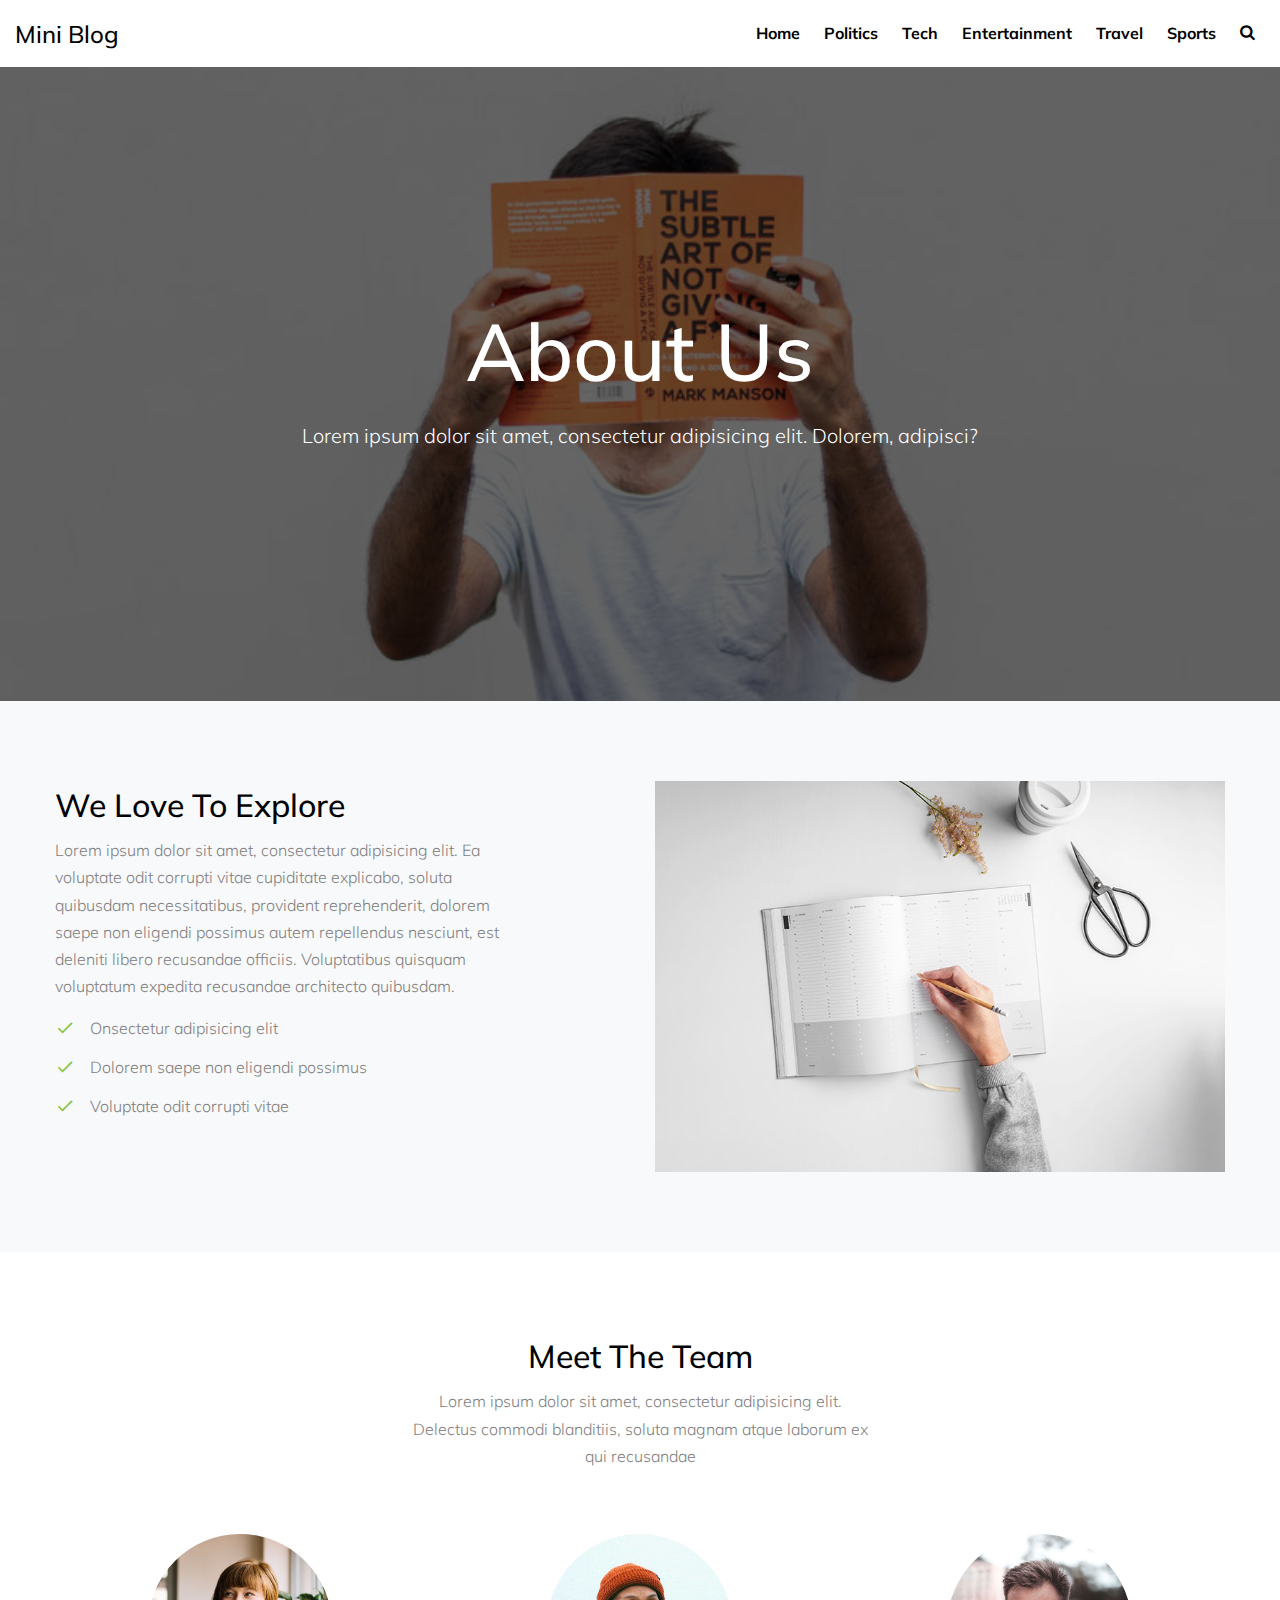
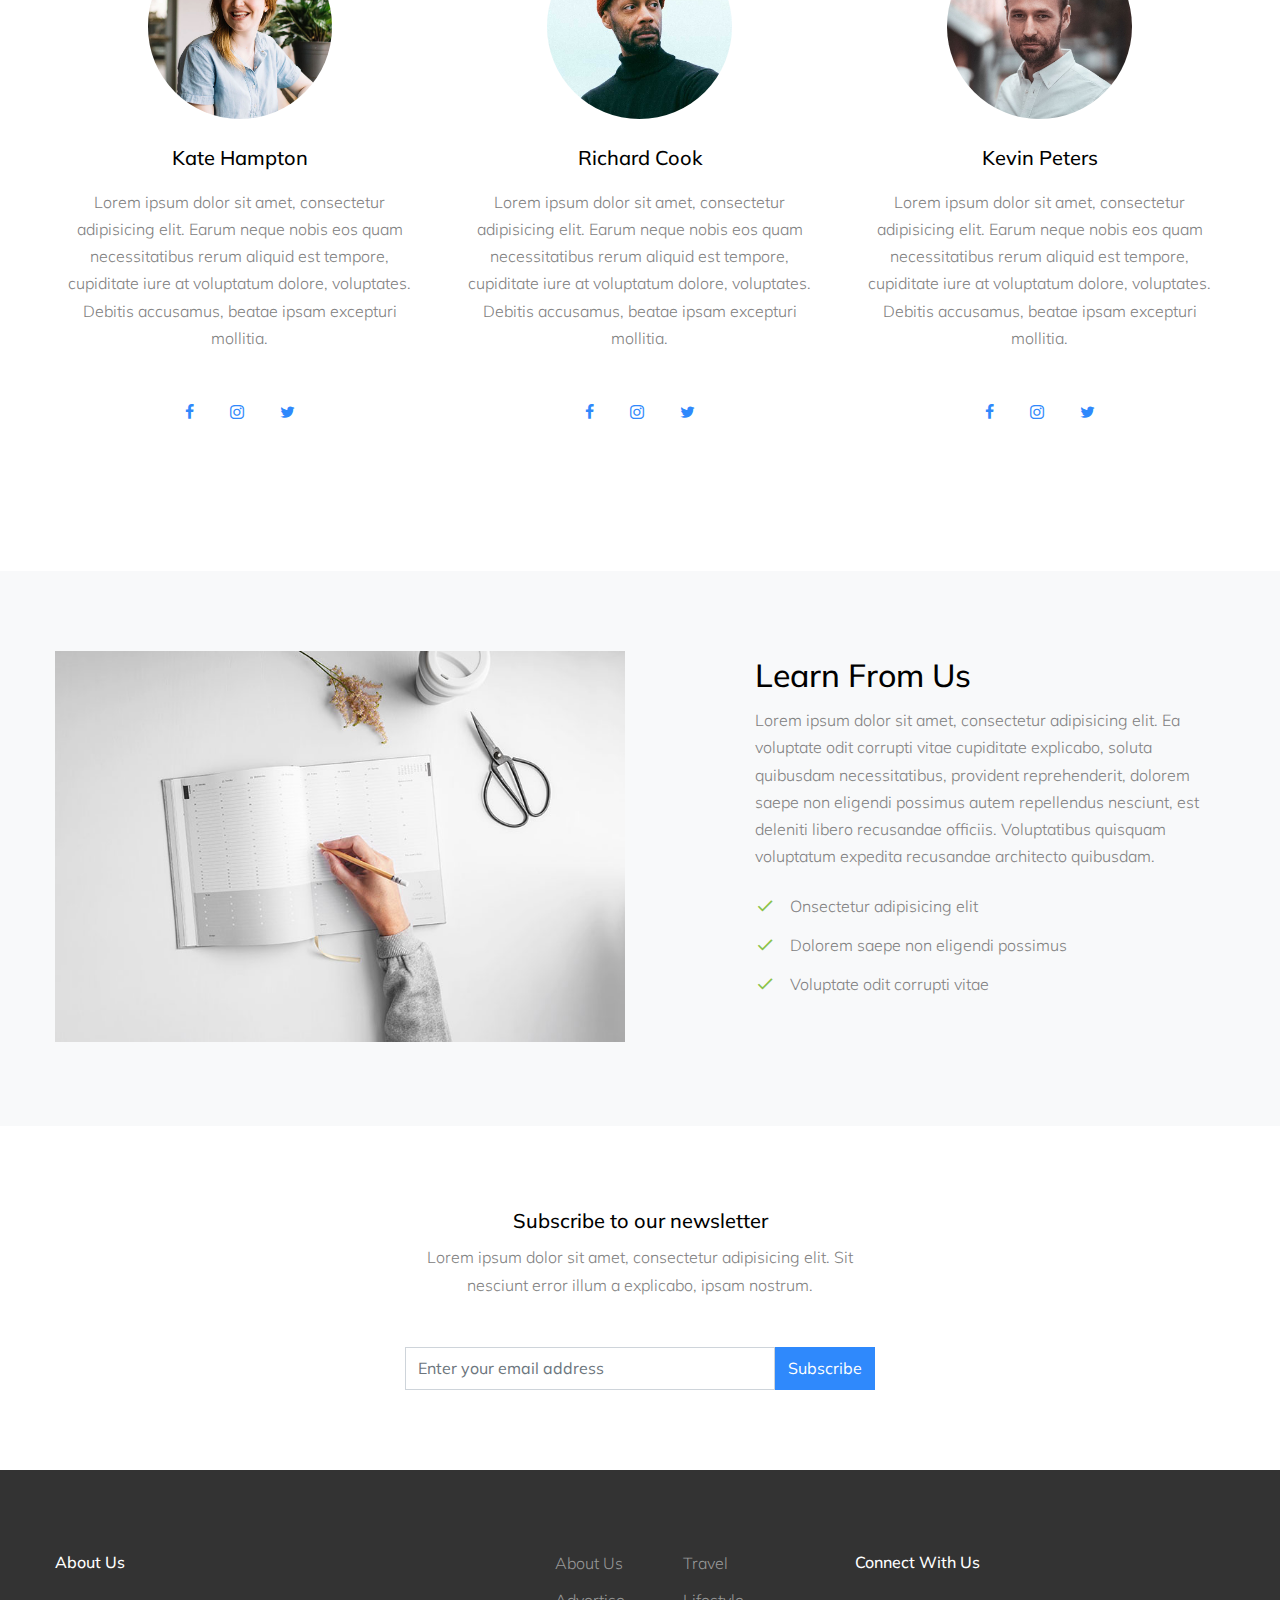
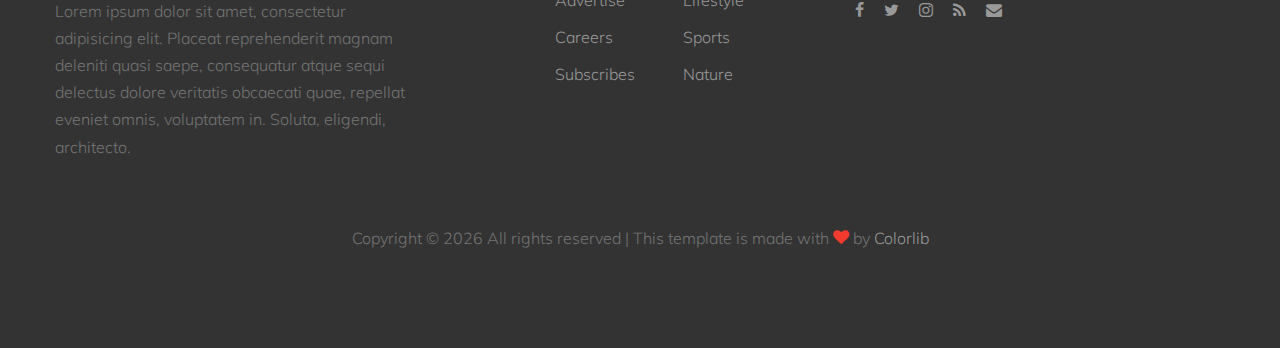
<file: miniblog/about.html>
<!DOCTYPE html>
<html lang="en">
  <head>
    <title>Mini Blog</title>
    <meta charset="utf-8">
    <meta name="viewport" content="width=device-width, initial-scale=1, shrink-to-fit=no">

    <link href="https://fonts.googleapis.com/css?family=Muli:300,400,700|Playfair+Display:400,700,900" rel="stylesheet">

    <link rel="stylesheet" href="fonts/icomoon/style.css">
    <link rel="stylesheet" href="css/bootstrap.min.css">
    <link rel="stylesheet" href="css/magnific-popup.css">
    <link rel="stylesheet" href="css/jquery-ui.css">
    <link rel="stylesheet" href="css/owl.carousel.min.css">
    <link rel="stylesheet" href="css/owl.theme.default.min.css">
    <link rel="stylesheet" href="css/bootstrap-datepicker.css">
    <link rel="stylesheet" href="fonts/flaticon/font/flaticon.css">
    <link rel="stylesheet" href="css/aos.css">

    <link rel="stylesheet" href="css/style.css">
  </head>
  <body>
  
  <div class="site-wrap">

    <div class="site-mobile-menu">
      <div class="site-mobile-menu-header">
        <div class="site-mobile-menu-close mt-3">
          <span class="icon-close2 js-menu-toggle"></span>
        </div>
      </div>
      <div class="site-mobile-menu-body"></div>
    </div>
    
    <header class="site-navbar" role="banner">
      <div class="container-fluid">
        <div class="row align-items-center">
          
          <div class="col-12 search-form-wrap js-search-form">
            <form method="get" action="#">
              <input type="text" id="s" class="form-control" placeholder="Search...">
              <button class="search-btn" type="submit"><span class="icon-search"></span></button>
            </form>
          </div>

          <div class="col-4 site-logo">
            <a href="index.html" class="text-black h2 mb-0">Mini Blog</a>
          </div>

          <div class="col-8 text-right">
            <nav class="site-navigation" role="navigation">
              <ul class="site-menu js-clone-nav mr-auto d-none d-lg-block mb-0">
                <li><a href="category.html">Home</a></li>
                <li><a href="category.html">Politics</a></li>
                <li><a href="category.html">Tech</a></li>
                <li><a href="category.html">Entertainment</a></li>
                <li><a href="category.html">Travel</a></li>
                <li><a href="category.html">Sports</a></li>
                <li class="d-none d-lg-inline-block"><a href="#" class="js-search-toggle"><span class="icon-search"></span></a></li>
              </ul>
            </nav>
            <a href="#" class="site-menu-toggle js-menu-toggle text-black d-inline-block d-lg-none"><span class="icon-menu h3"></span></a></div>
          </div>

      </div>
    </header>
    
    
    <div class="site-cover site-cover-sm same-height overlay single-page" style="background-image: url('images/img_4.jpg');">
      <div class="container">
        <div class="row same-height justify-content-center">
          <div class="col-md-12 col-lg-10">
            <div class="post-entry text-center">
              <h1 class="">About Us</h1>
              <p class="lead mb-4 text-white">Lorem ipsum dolor sit amet, consectetur adipisicing elit. Dolorem, adipisci?</p>
            </div>
          </div>
        </div>
      </div>
    </div>
    
    
    <div class="site-section bg-light">
      <div class="container">
        <div class="row">
          <div class="col-md-6 order-md-2">
            <img src="images/img_1.jpg" alt="Image" class="img-fluid">
          </div>
          <div class="col-md-5 mr-auto order-md-1">
            <h2>We Love To Explore</h2>
            <p>Lorem ipsum dolor sit amet, consectetur adipisicing elit. Ea voluptate odit corrupti vitae cupiditate explicabo, soluta quibusdam necessitatibus, provident reprehenderit, dolorem saepe non eligendi possimus autem repellendus nesciunt, est deleniti libero recusandae officiis. Voluptatibus quisquam voluptatum expedita recusandae architecto quibusdam.</p>
            <ul class="ul-check list-unstyled success">
              <li>Onsectetur adipisicing elit</li>
              <li>Dolorem saepe non eligendi possimus</li>
              <li>Voluptate odit corrupti vitae</li>
            </ul>
          </div>
        </div>
      </div>
    </div>

    <div class="site-section">
      <div class="container">
        <div class="row mb-5 justify-content-center">
          <div class="col-md-5 text-center">
            <h2>Meet The Team</h2>
            <p>Lorem ipsum dolor sit amet, consectetur adipisicing elit. Delectus commodi blanditiis, soluta magnam atque laborum ex qui recusandae</p>
          </div>
        </div>
        <div class="row">
          <div class="col-md-6 col-lg-4 mb-5 text-center">
            <img src="images/person_1.jpg" alt="Image" class="img-fluid w-50 rounded-circle mb-4">
            <h2 class="mb-3 h5">Kate Hampton</h2>
            <p>Lorem ipsum dolor sit amet, consectetur adipisicing elit. Earum neque nobis eos quam necessitatibus rerum aliquid est tempore, cupiditate iure at voluptatum dolore, voluptates. Debitis accusamus, beatae ipsam excepturi mollitia.</p>

            <p class="mt-5">
              <a href="#" class="p-3"><span class="icon-facebook"></span></a>
              <a href="#" class="p-3"><span class="icon-instagram"></span></a>
              <a href="#" class="p-3"><span class="icon-twitter"></span></a>
            </p>
          </div>

          <div class="col-md-6 col-lg-4 mb-5 text-center">
            <img src="images/person_2.jpg" alt="Image" class="img-fluid w-50 rounded-circle mb-4">
            <h2 class="mb-3 h5">Richard Cook</h2>
            <p>Lorem ipsum dolor sit amet, consectetur adipisicing elit. Earum neque nobis eos quam necessitatibus rerum aliquid est tempore, cupiditate iure at voluptatum dolore, voluptates. Debitis accusamus, beatae ipsam excepturi mollitia.</p>

            <p class="mt-5">
              <a href="#" class="p-3"><span class="icon-facebook"></span></a>
              <a href="#" class="p-3"><span class="icon-instagram"></span></a>
              <a href="#" class="p-3"><span class="icon-twitter"></span></a>
            </p>
          </div>

          <div class="col-md-6 col-lg-4 mb-5 text-center">
            <img src="images/person_3.jpg" alt="Image" class="img-fluid w-50 rounded-circle mb-4">
            <h2 class="mb-3 h5">Kevin Peters</h2>
            <p>Lorem ipsum dolor sit amet, consectetur adipisicing elit. Earum neque nobis eos quam necessitatibus rerum aliquid est tempore, cupiditate iure at voluptatum dolore, voluptates. Debitis accusamus, beatae ipsam excepturi mollitia.</p>

            <p class="mt-5">
              <a href="#" class="p-3"><span class="icon-facebook"></span></a>
              <a href="#" class="p-3"><span class="icon-instagram"></span></a>
              <a href="#" class="p-3"><span class="icon-twitter"></span></a>
            </p>
          </div>
        </div>
      </div>
    </div>
    
    <div class="site-section bg-light">
      <div class="container">
        <div class="row">
          <div class="col-md-6">
            <img src="images/img_1.jpg" alt="Image" class="img-fluid">
          </div>
          <div class="col-md-5 ml-auto">
            <h2>Learn From Us</h2>
            <p class="mb-4">Lorem ipsum dolor sit amet, consectetur adipisicing elit. Ea voluptate odit corrupti vitae cupiditate explicabo, soluta quibusdam necessitatibus, provident reprehenderit, dolorem saepe non eligendi possimus autem repellendus nesciunt, est deleniti libero recusandae officiis. Voluptatibus quisquam voluptatum expedita recusandae architecto quibusdam.</p>
            
            <ul class="ul-check list-unstyled success">
              <li>Onsectetur adipisicing elit</li>
              <li>Dolorem saepe non eligendi possimus</li>
              <li>Voluptate odit corrupti vitae</li>
            </ul>
          </div>
        </div>
      </div>
    </div>


    <div class="site-section bg-white">
      <div class="container">
        <div class="row justify-content-center text-center">
          <div class="col-md-5">
            <div class="subscribe-1 ">
              <h2>Subscribe to our newsletter</h2>
              <p class="mb-5">Lorem ipsum dolor sit amet, consectetur adipisicing elit. Sit nesciunt error illum a explicabo, ipsam nostrum.</p>
              <form action="#" class="d-flex">
                <input type="text" class="form-control" placeholder="Enter your email address">
                <input type="submit" class="btn btn-primary" value="Subscribe">
              </form>
            </div>
          </div>
        </div>
      </div>
    </div>
    
    <div class="site-footer">
      <div class="container">
        <div class="row mb-5">
          <div class="col-md-4">
            <h3 class="footer-heading mb-4">About Us</h3>
            <p>Lorem ipsum dolor sit amet, consectetur adipisicing elit. Placeat reprehenderit magnam deleniti quasi saepe, consequatur atque sequi delectus dolore veritatis obcaecati quae, repellat eveniet omnis, voluptatem in. Soluta, eligendi, architecto.</p>
          </div>
          <div class="col-md-3 ml-auto">
            <!-- <h3 class="footer-heading mb-4">Navigation</h3> -->
            <ul class="list-unstyled float-left mr-5">
              <li><a href="#">About Us</a></li>
              <li><a href="#">Advertise</a></li>
              <li><a href="#">Careers</a></li>
              <li><a href="#">Subscribes</a></li>
            </ul>
            <ul class="list-unstyled float-left">
              <li><a href="#">Travel</a></li>
              <li><a href="#">Lifestyle</a></li>
              <li><a href="#">Sports</a></li>
              <li><a href="#">Nature</a></li>
            </ul>
          </div>
          <div class="col-md-4">
            

            <div>
              <h3 class="footer-heading mb-4">Connect With Us</h3>
              <p>
                <a href="#"><span class="icon-facebook pt-2 pr-2 pb-2 pl-0"></span></a>
                <a href="#"><span class="icon-twitter p-2"></span></a>
                <a href="#"><span class="icon-instagram p-2"></span></a>
                <a href="#"><span class="icon-rss p-2"></span></a>
                <a href="#"><span class="icon-envelope p-2"></span></a>
              </p>
            </div>
          </div>
        </div>
        <div class="row">
          <div class="col-12 text-center">
            <p>
              <!-- Link back to Colorlib can't be removed. Template is licensed under CC BY 3.0. -->
              Copyright &copy; <script>document.write(new Date().getFullYear());</script> All rights reserved | This template is made with <i class="icon-heart text-danger" aria-hidden="true"></i> by <a href="https://colorlib.com" target="_blank" >Colorlib</a>
              <!-- Link back to Colorlib can't be removed. Template is licensed under CC BY 3.0. -->
              </p>
          </div>
        </div>
      </div>
    </div>
    
  </div>

  <script src="js/jquery-3.3.1.min.js"></script>
  <script src="js/jquery-migrate-3.0.1.min.js"></script>
  <script src="js/jquery-ui.js"></script>
  <script src="js/popper.min.js"></script>
  <script src="js/bootstrap.min.js"></script>
  <script src="js/owl.carousel.min.js"></script>
  <script src="js/jquery.stellar.min.js"></script>
  <script src="js/jquery.countdown.min.js"></script>
  <script src="js/jquery.magnific-popup.min.js"></script>
  <script src="js/bootstrap-datepicker.min.js"></script>
  <script src="js/aos.js"></script>

  <script src="js/main.js"></script>

 
  </body>
</html>
</file>
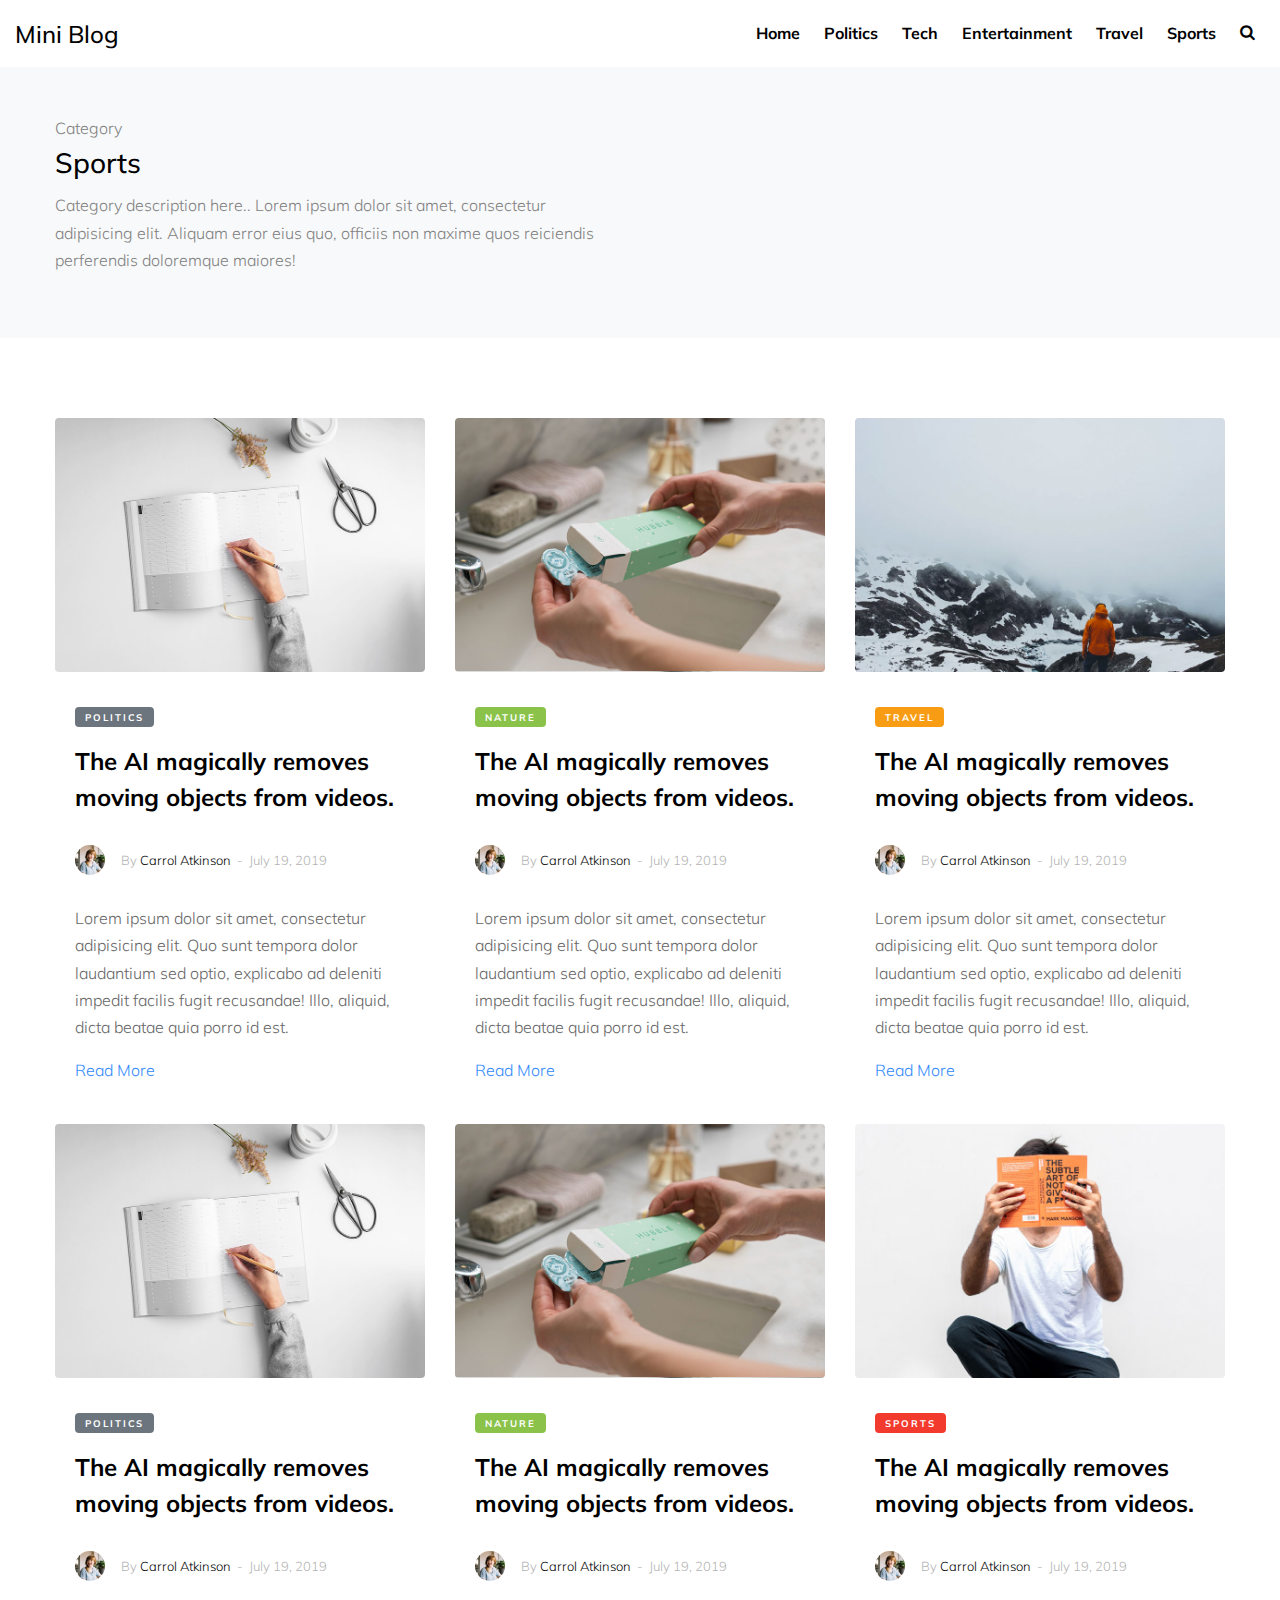
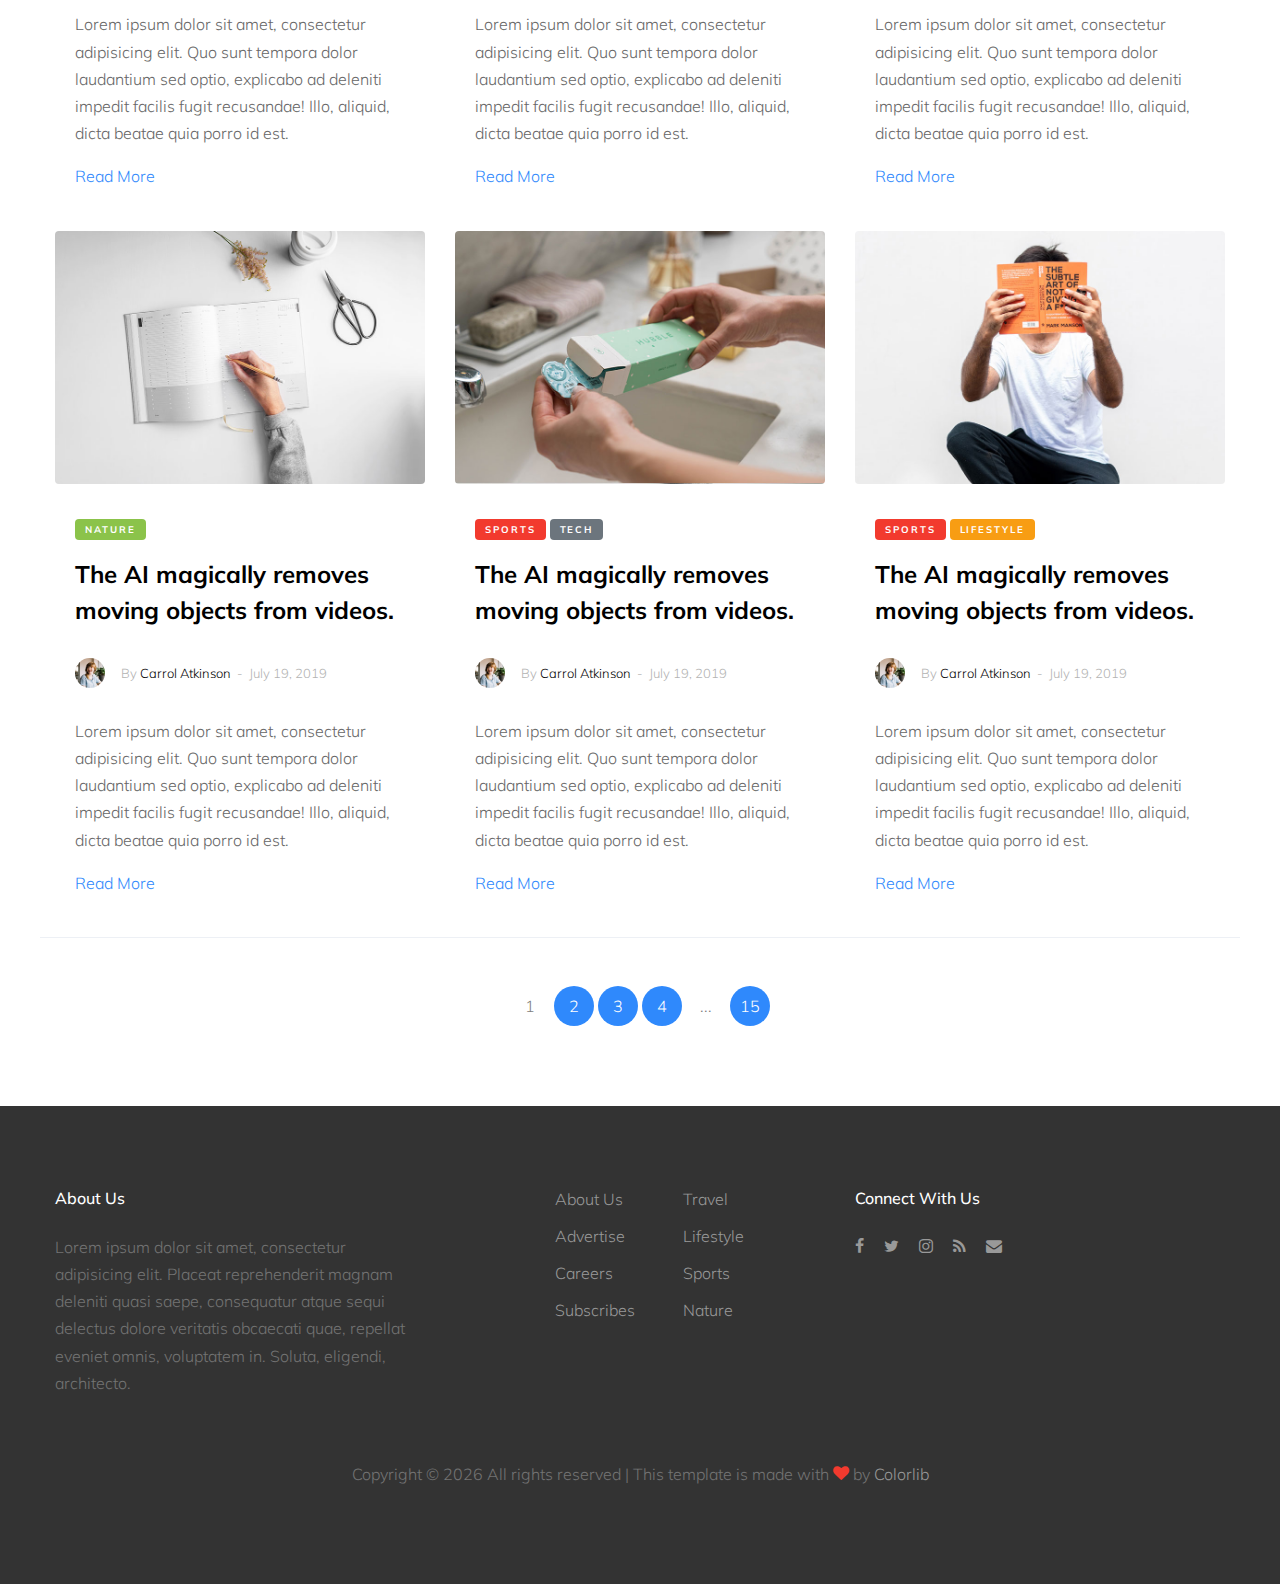
<file: miniblog/category.html>
<!DOCTYPE html>
<html lang="en">
  <head>
    <title>Mini Blog</title>
    <meta charset="utf-8">
    <meta name="viewport" content="width=device-width, initial-scale=1, shrink-to-fit=no">

    <link href="https://fonts.googleapis.com/css?family=Muli:300,400,700|Playfair+Display:400,700,900" rel="stylesheet">

    <link rel="stylesheet" href="fonts/icomoon/style.css">
    <link rel="stylesheet" href="css/bootstrap.min.css">
    <link rel="stylesheet" href="css/magnific-popup.css">
    <link rel="stylesheet" href="css/jquery-ui.css">
    <link rel="stylesheet" href="css/owl.carousel.min.css">
    <link rel="stylesheet" href="css/owl.theme.default.min.css">
    <link rel="stylesheet" href="css/bootstrap-datepicker.css">
    <link rel="stylesheet" href="fonts/flaticon/font/flaticon.css">
    <link rel="stylesheet" href="css/aos.css">

    <link rel="stylesheet" href="css/style.css">
  </head>
  <body>
  
  <div class="site-wrap">

    <div class="site-mobile-menu">
      <div class="site-mobile-menu-header">
        <div class="site-mobile-menu-close mt-3">
          <span class="icon-close2 js-menu-toggle"></span>
        </div>
      </div>
      <div class="site-mobile-menu-body"></div>
    </div>
    
    <header class="site-navbar" role="banner">
      <div class="container-fluid">
        <div class="row align-items-center">
          
          <div class="col-12 search-form-wrap js-search-form">
            <form method="get" action="#">
              <input type="text" id="s" class="form-control" placeholder="Search...">
              <button class="search-btn" type="submit"><span class="icon-search"></span></button>
            </form>
          </div>

          <div class="col-4 site-logo">
            <a href="index.html" class="text-black h2 mb-0">Mini Blog</a>
          </div>

          <div class="col-8 text-right">
            <nav class="site-navigation" role="navigation">
              <ul class="site-menu js-clone-nav mr-auto d-none d-lg-block mb-0">
                <li><a href="category.html">Home</a></li>
                <li><a href="category.html">Politics</a></li>
                <li><a href="category.html">Tech</a></li>
                <li><a href="category.html">Entertainment</a></li>
                <li><a href="category.html">Travel</a></li>
                <li><a href="category.html">Sports</a></li>
                <li class="d-none d-lg-inline-block"><a href="#" class="js-search-toggle"><span class="icon-search"></span></a></li>
              </ul>
            </nav>
            <a href="#" class="site-menu-toggle js-menu-toggle text-black d-inline-block d-lg-none"><span class="icon-menu h3"></span></a></div>
          </div>

      </div>
    </header>
    
    
    <div class="py-5 bg-light">
      <div class="container">
        <div class="row">
          <div class="col-md-6">
            <span>Category</span>
            <h3>Sports</h3>
            <p>Category description here.. Lorem ipsum dolor sit amet, consectetur adipisicing elit. Aliquam error eius quo, officiis non maxime quos reiciendis perferendis doloremque maiores!</p>
          </div>
        </div>
      </div>
    </div>

    <div class="site-section bg-white">
      <div class="container">
        <div class="row">
          <div class="col-lg-4 mb-4">
            <div class="entry2">
              <a href="single.html"><img src="images/img_1.jpg" alt="Image" class="img-fluid rounded"></a>
              <div class="excerpt">
              <span class="post-category text-white bg-secondary mb-3">Politics</span>

              <h2><a href="single.html">The AI magically removes moving objects from videos.</a></h2>
              <div class="post-meta align-items-center text-left clearfix">
                <figure class="author-figure mb-0 mr-3 float-left"><img src="images/person_1.jpg" alt="Image" class="img-fluid"></figure>
                <span class="d-inline-block mt-1">By <a href="#">Carrol Atkinson</a></span>
                <span>&nbsp;-&nbsp; July 19, 2019</span>
              </div>
              
                <p>Lorem ipsum dolor sit amet, consectetur adipisicing elit. Quo sunt tempora dolor laudantium sed optio, explicabo ad deleniti impedit facilis fugit recusandae! Illo, aliquid, dicta beatae quia porro id est.</p>
                <p><a href="#">Read More</a></p>
              </div>
            </div>
          </div>
          <div class="col-lg-4 mb-4">
            <div class="entry2">
              <a href="single.html"><img src="images/img_2.jpg" alt="Image" class="img-fluid rounded"></a>
              <div class="excerpt">
              <span class="post-category text-white bg-success mb-3">Nature</span>

              <h2><a href="single.html">The AI magically removes moving objects from videos.</a></h2>
              <div class="post-meta align-items-center text-left clearfix">
                <figure class="author-figure mb-0 mr-3 float-left"><img src="images/person_1.jpg" alt="Image" class="img-fluid"></figure>
                <span class="d-inline-block mt-1">By <a href="#">Carrol Atkinson</a></span>
                <span>&nbsp;-&nbsp; July 19, 2019</span>
              </div>
              
                <p>Lorem ipsum dolor sit amet, consectetur adipisicing elit. Quo sunt tempora dolor laudantium sed optio, explicabo ad deleniti impedit facilis fugit recusandae! Illo, aliquid, dicta beatae quia porro id est.</p>
                <p><a href="#">Read More</a></p>
              </div>
            </div>
          </div>
          <div class="col-lg-4 mb-4">
            <div class="entry2">
              <a href="single.html"><img src="images/img_3.jpg" alt="Image" class="img-fluid rounded"></a>
              <div class="excerpt">
              <span class="post-category text-white bg-warning mb-3">Travel</span>

              <h2><a href="single.html">The AI magically removes moving objects from videos.</a></h2>
              <div class="post-meta align-items-center text-left clearfix">
                <figure class="author-figure mb-0 mr-3 float-left"><img src="images/person_1.jpg" alt="Image" class="img-fluid"></figure>
                <span class="d-inline-block mt-1">By <a href="#">Carrol Atkinson</a></span>
                <span>&nbsp;-&nbsp; July 19, 2019</span>
              </div>
              
                <p>Lorem ipsum dolor sit amet, consectetur adipisicing elit. Quo sunt tempora dolor laudantium sed optio, explicabo ad deleniti impedit facilis fugit recusandae! Illo, aliquid, dicta beatae quia porro id est.</p>
                <p><a href="#">Read More</a></p>
              </div>
            </div>
          </div>


          <div class="col-lg-4 mb-4">
            <div class="entry2">
              <a href="single.html"><img src="images/img_1.jpg" alt="Image" class="img-fluid rounded"></a>
              <div class="excerpt">
              <span class="post-category text-white bg-secondary mb-3">Politics</span>

              <h2><a href="single.html">The AI magically removes moving objects from videos.</a></h2>
              <div class="post-meta align-items-center text-left clearfix">
                <figure class="author-figure mb-0 mr-3 float-left"><img src="images/person_1.jpg" alt="Image" class="img-fluid"></figure>
                <span class="d-inline-block mt-1">By <a href="#">Carrol Atkinson</a></span>
                <span>&nbsp;-&nbsp; July 19, 2019</span>
              </div>
              
                <p>Lorem ipsum dolor sit amet, consectetur adipisicing elit. Quo sunt tempora dolor laudantium sed optio, explicabo ad deleniti impedit facilis fugit recusandae! Illo, aliquid, dicta beatae quia porro id est.</p>
                <p><a href="#">Read More</a></p>
              </div>
            </div>
          </div>
          <div class="col-lg-4 mb-4">
            <div class="entry2">
              <a href="single.html"><img src="images/img_2.jpg" alt="Image" class="img-fluid rounded"></a>
              <div class="excerpt">
              <span class="post-category text-white bg-success mb-3">Nature</span>

              <h2><a href="single.html">The AI magically removes moving objects from videos.</a></h2>
              <div class="post-meta align-items-center text-left clearfix">
                <figure class="author-figure mb-0 mr-3 float-left"><img src="images/person_1.jpg" alt="Image" class="img-fluid"></figure>
                <span class="d-inline-block mt-1">By <a href="#">Carrol Atkinson</a></span>
                <span>&nbsp;-&nbsp; July 19, 2019</span>
              </div>
              
                <p>Lorem ipsum dolor sit amet, consectetur adipisicing elit. Quo sunt tempora dolor laudantium sed optio, explicabo ad deleniti impedit facilis fugit recusandae! Illo, aliquid, dicta beatae quia porro id est.</p>
                <p><a href="#">Read More</a></p>
              </div>
            </div>
          </div>
          <div class="col-lg-4 mb-4">
            <div class="entry2">
              <a href="single.html"><img src="images/img_4.jpg" alt="Image" class="img-fluid rounded"></a>
              <div class="excerpt">
              <span class="post-category text-white bg-danger mb-3">Sports</span>

              <h2><a href="single.html">The AI magically removes moving objects from videos.</a></h2>
              <div class="post-meta align-items-center text-left clearfix">
                <figure class="author-figure mb-0 mr-3 float-left"><img src="images/person_1.jpg" alt="Image" class="img-fluid"></figure>
                <span class="d-inline-block mt-1">By <a href="#">Carrol Atkinson</a></span>
                <span>&nbsp;-&nbsp; July 19, 2019</span>
              </div>
              
                <p>Lorem ipsum dolor sit amet, consectetur adipisicing elit. Quo sunt tempora dolor laudantium sed optio, explicabo ad deleniti impedit facilis fugit recusandae! Illo, aliquid, dicta beatae quia porro id est.</p>
                <p><a href="#">Read More</a></p>
              </div>
            </div>
          </div>


          <div class="col-lg-4 mb-4">
            <div class="entry2">
              <a href="single.html"><img src="images/img_1.jpg" alt="Image" class="img-fluid rounded"></a>
              <div class="excerpt">
              <span class="post-category text-white bg-success mb-3">Nature</span>

              <h2><a href="single.html">The AI magically removes moving objects from videos.</a></h2>
              <div class="post-meta align-items-center text-left clearfix">
                <figure class="author-figure mb-0 mr-3 float-left"><img src="images/person_1.jpg" alt="Image" class="img-fluid"></figure>
                <span class="d-inline-block mt-1">By <a href="#">Carrol Atkinson</a></span>
                <span>&nbsp;-&nbsp; July 19, 2019</span>
              </div>
              
                <p>Lorem ipsum dolor sit amet, consectetur adipisicing elit. Quo sunt tempora dolor laudantium sed optio, explicabo ad deleniti impedit facilis fugit recusandae! Illo, aliquid, dicta beatae quia porro id est.</p>
                <p><a href="#">Read More</a></p>
              </div>
            </div>
          </div>
          <div class="col-lg-4 mb-4">
            <div class="entry2">
              <a href="single.html"><img src="images/img_2.jpg" alt="Image" class="img-fluid rounded"></a>
              <div class="excerpt">
              <span class="post-category text-white bg-danger mb-3">Sports</span>
              <span class="post-category text-white bg-secondary mb-3">Tech</span>

              <h2><a href="single.html">The AI magically removes moving objects from videos.</a></h2>
              <div class="post-meta align-items-center text-left clearfix">
                <figure class="author-figure mb-0 mr-3 float-left"><img src="images/person_1.jpg" alt="Image" class="img-fluid"></figure>
                <span class="d-inline-block mt-1">By <a href="#">Carrol Atkinson</a></span>
                <span>&nbsp;-&nbsp; July 19, 2019</span>
              </div>
                <p>Lorem ipsum dolor sit amet, consectetur adipisicing elit. Quo sunt tempora dolor laudantium sed optio, explicabo ad deleniti impedit facilis fugit recusandae! Illo, aliquid, dicta beatae quia porro id est.</p>
                <p><a href="#">Read More</a></p>
              </div>
            </div>
          </div>
          <div class="col-lg-4 mb-4">
            <div class="entry2">
              <a href="single.html"><img src="images/img_4.jpg" alt="Image" class="img-fluid rounded"></a>
              <div class="excerpt">
              <span class="post-category text-white bg-danger mb-3">Sports</span>
              <span class="post-category text-white bg-warning mb-3">Lifestyle</span>

              <h2><a href="single.html">The AI magically removes moving objects from videos.</a></h2>
              <div class="post-meta align-items-center text-left clearfix">
                <figure class="author-figure mb-0 mr-3 float-left"><img src="images/person_1.jpg" alt="Image" class="img-fluid"></figure>
                <span class="d-inline-block mt-1">By <a href="#">Carrol Atkinson</a></span>
                <span>&nbsp;-&nbsp; July 19, 2019</span>
              </div>
              
                <p>Lorem ipsum dolor sit amet, consectetur adipisicing elit. Quo sunt tempora dolor laudantium sed optio, explicabo ad deleniti impedit facilis fugit recusandae! Illo, aliquid, dicta beatae quia porro id est.</p>
                <p><a href="#">Read More</a></p>
              </div>
            </div>
          </div>
        </div>
        <div class="row text-center pt-5 border-top">
          <div class="col-md-12">
            <div class="custom-pagination">
              <span>1</span>
              <a href="#">2</a>
              <a href="#">3</a>
              <a href="#">4</a>
              <span>...</span>
              <a href="#">15</a>
            </div>
          </div>
      </div>
    </div>
  </div>
    
    
    
    <div class="site-footer">
      <div class="container">
        <div class="row mb-5">
          <div class="col-md-4">
            <h3 class="footer-heading mb-4">About Us</h3>
            <p>Lorem ipsum dolor sit amet, consectetur adipisicing elit. Placeat reprehenderit magnam deleniti quasi saepe, consequatur atque sequi delectus dolore veritatis obcaecati quae, repellat eveniet omnis, voluptatem in. Soluta, eligendi, architecto.</p>
          </div>
          <div class="col-md-3 ml-auto">
            <!-- <h3 class="footer-heading mb-4">Navigation</h3> -->
            <ul class="list-unstyled float-left mr-5">
              <li><a href="#">About Us</a></li>
              <li><a href="#">Advertise</a></li>
              <li><a href="#">Careers</a></li>
              <li><a href="#">Subscribes</a></li>
            </ul>
            <ul class="list-unstyled float-left">
              <li><a href="#">Travel</a></li>
              <li><a href="#">Lifestyle</a></li>
              <li><a href="#">Sports</a></li>
              <li><a href="#">Nature</a></li>
            </ul>
          </div>
          <div class="col-md-4">
            

            <div>
              <h3 class="footer-heading mb-4">Connect With Us</h3>
              <p>
                <a href="#"><span class="icon-facebook pt-2 pr-2 pb-2 pl-0"></span></a>
                <a href="#"><span class="icon-twitter p-2"></span></a>
                <a href="#"><span class="icon-instagram p-2"></span></a>
                <a href="#"><span class="icon-rss p-2"></span></a>
                <a href="#"><span class="icon-envelope p-2"></span></a>
              </p>
            </div>
          </div>
        </div>
        <div class="row">
          <div class="col-12 text-center">
            <p>
              <!-- Link back to Colorlib can't be removed. Template is licensed under CC BY 3.0. -->
              Copyright &copy; <script>document.write(new Date().getFullYear());</script> All rights reserved | This template is made with <i class="icon-heart text-danger" aria-hidden="true"></i> by <a href="https://colorlib.com" target="_blank" >Colorlib</a>
              <!-- Link back to Colorlib can't be removed. Template is licensed under CC BY 3.0. -->
              </p>
          </div>
        </div>
      </div>
    </div>
    
  </div>

  <script src="js/jquery-3.3.1.min.js"></script>
  <script src="js/jquery-migrate-3.0.1.min.js"></script>
  <script src="js/jquery-ui.js"></script>
  <script src="js/popper.min.js"></script>
  <script src="js/bootstrap.min.js"></script>
  <script src="js/owl.carousel.min.js"></script>
  <script src="js/jquery.stellar.min.js"></script>
  <script src="js/jquery.countdown.min.js"></script>
  <script src="js/jquery.magnific-popup.min.js"></script>
  <script src="js/bootstrap-datepicker.min.js"></script>
  <script src="js/aos.js"></script>

  <script src="js/main.js"></script>


    
  </body>
</html>
</file>
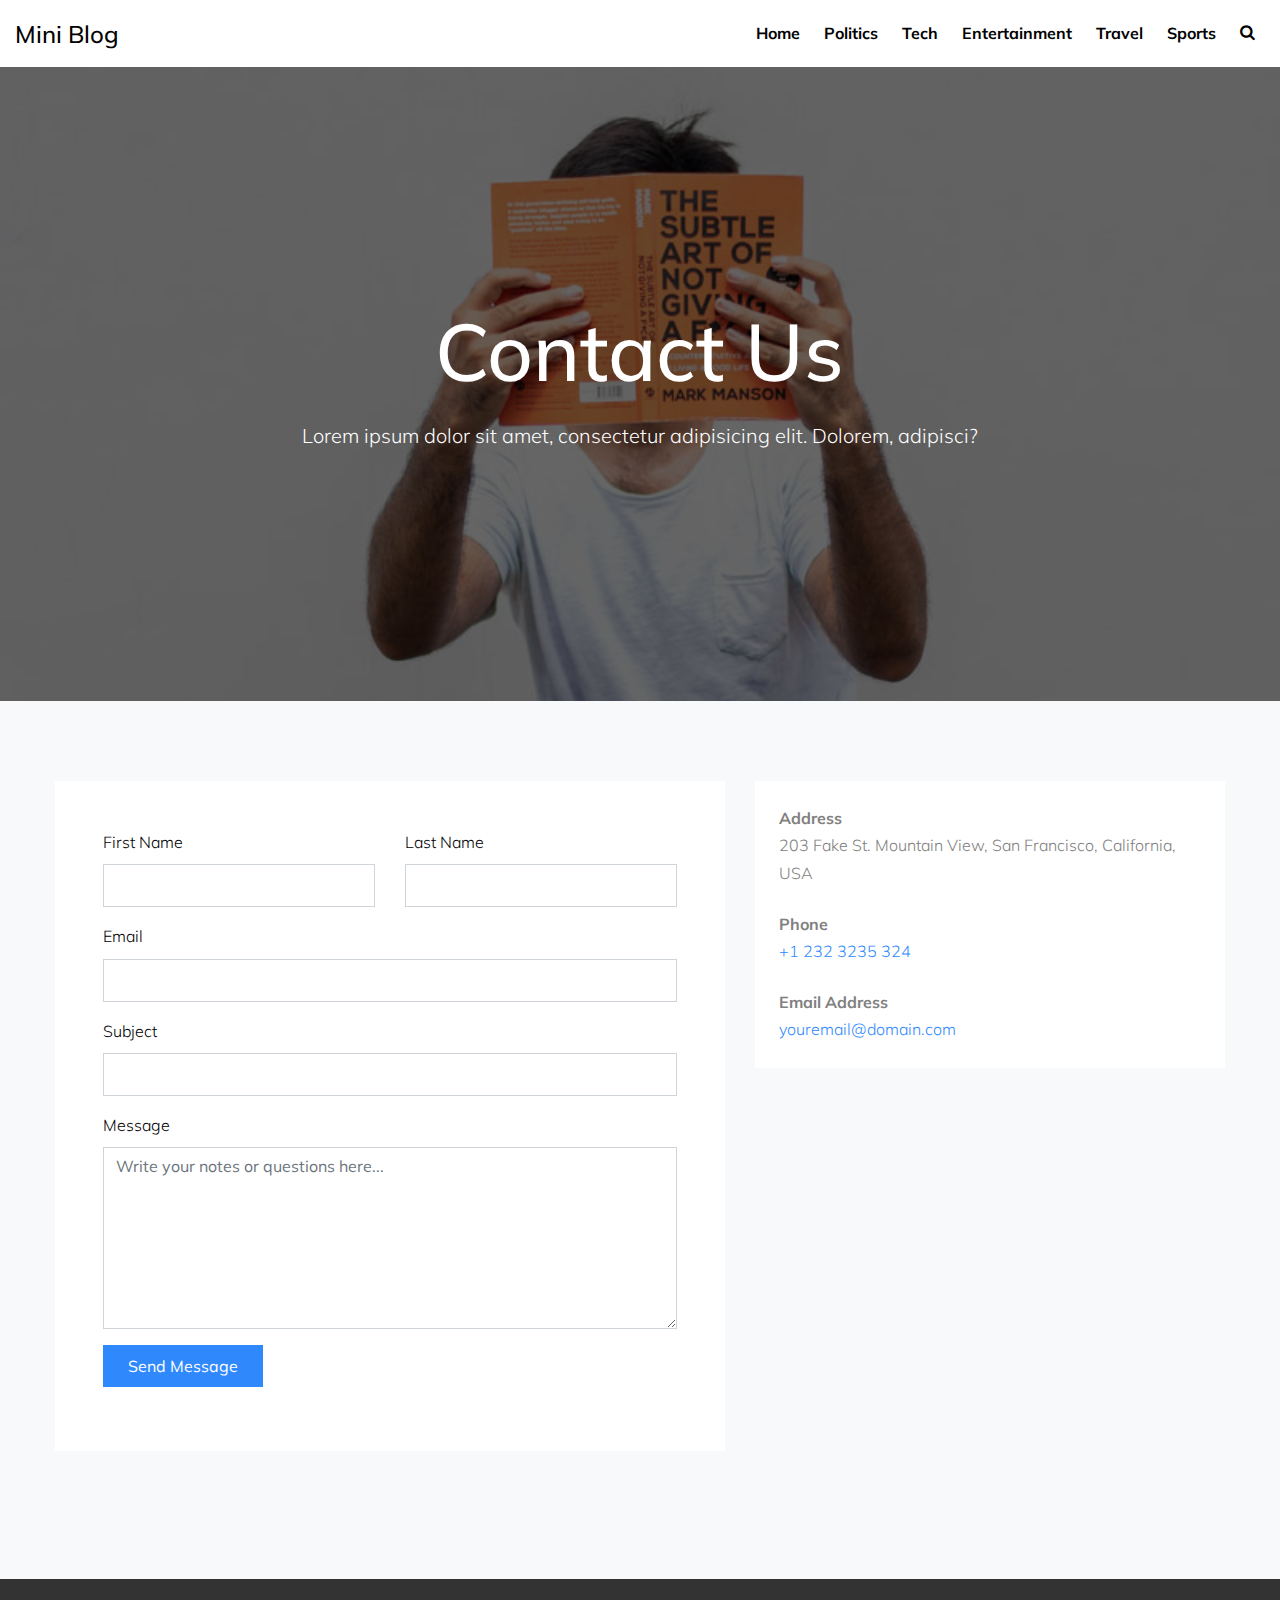
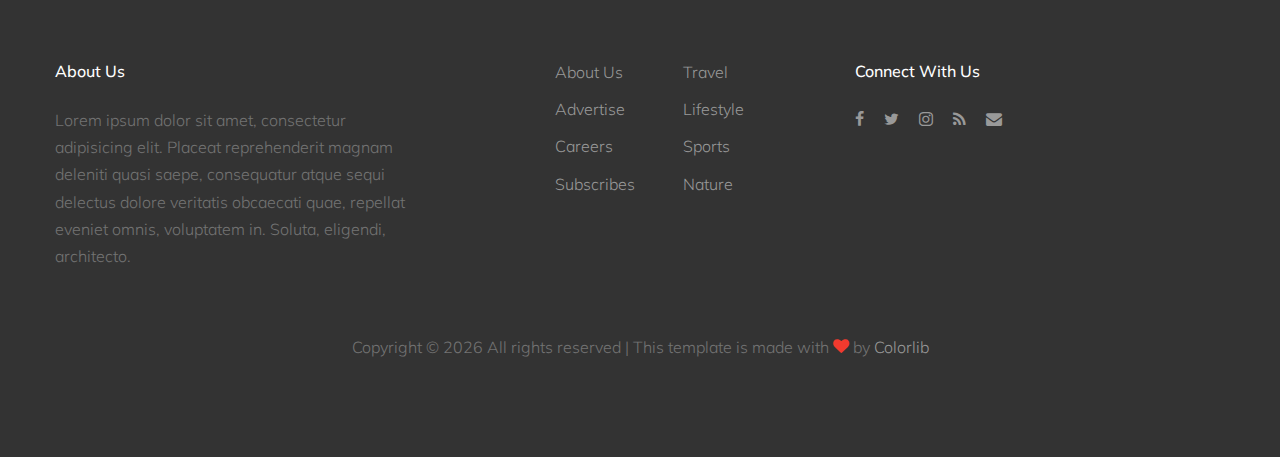
<file: miniblog/contact.html>
<!DOCTYPE html>
<html lang="en">
  <head>
    <title>Mini Blog</title>
    <meta charset="utf-8">
    <meta name="viewport" content="width=device-width, initial-scale=1, shrink-to-fit=no">

    <link href="https://fonts.googleapis.com/css?family=Muli:300,400,700|Playfair+Display:400,700,900" rel="stylesheet">

    <link rel="stylesheet" href="fonts/icomoon/style.css">
    <link rel="stylesheet" href="css/bootstrap.min.css">
    <link rel="stylesheet" href="css/magnific-popup.css">
    <link rel="stylesheet" href="css/jquery-ui.css">
    <link rel="stylesheet" href="css/owl.carousel.min.css">
    <link rel="stylesheet" href="css/owl.theme.default.min.css">
    <link rel="stylesheet" href="css/bootstrap-datepicker.css">
    <link rel="stylesheet" href="fonts/flaticon/font/flaticon.css">
    <link rel="stylesheet" href="css/aos.css">

    <link rel="stylesheet" href="css/style.css">
  </head>
  <body>
  
  <div class="site-wrap">

    <div class="site-mobile-menu">
      <div class="site-mobile-menu-header">
        <div class="site-mobile-menu-close mt-3">
          <span class="icon-close2 js-menu-toggle"></span>
        </div>
      </div>
      <div class="site-mobile-menu-body"></div>
    </div>
    
    <header class="site-navbar" role="banner">
      <div class="container-fluid">
        <div class="row align-items-center">
          
          <div class="col-12 search-form-wrap js-search-form">
            <form method="get" action="#">
              <input type="text" id="s" class="form-control" placeholder="Search...">
              <button class="search-btn" type="submit"><span class="icon-search"></span></button>
            </form>
          </div>

          <div class="col-4 site-logo">
            <a href="index.html" class="text-black h2 mb-0">Mini Blog</a>
          </div>

          <div class="col-8 text-right">
            <nav class="site-navigation" role="navigation">
              <ul class="site-menu js-clone-nav mr-auto d-none d-lg-block mb-0">
                <li><a href="category.html">Home</a></li>
                <li><a href="category.html">Politics</a></li>
                <li><a href="category.html">Tech</a></li>
                <li><a href="category.html">Entertainment</a></li>
                <li><a href="category.html">Travel</a></li>
                <li><a href="category.html">Sports</a></li>
                <li class="d-none d-lg-inline-block"><a href="#" class="js-search-toggle"><span class="icon-search"></span></a></li>
              </ul>
            </nav>
            <a href="#" class="site-menu-toggle js-menu-toggle text-black d-inline-block d-lg-none"><span class="icon-menu h3"></span></a></div>
          </div>

      </div>
    </header>
    
    
    <div class="site-cover site-cover-sm same-height overlay single-page" style="background-image: url('images/img_4.jpg');">
      <div class="container">
        <div class="row same-height justify-content-center">
          <div class="col-md-12 col-lg-10">
            <div class="post-entry text-center">
              <h1 class="">Contact Us</h1>
              <p class="lead mb-4 text-white">Lorem ipsum dolor sit amet, consectetur adipisicing elit. Dolorem, adipisci?</p>
            </div>
          </div>
        </div>
      </div>
    </div>
    
    
    <div class="site-section bg-light">
      <div class="container">
        <div class="row">
          <div class="col-md-7 mb-5">

            

            <form action="#" class="p-5 bg-white">
             

              <div class="row form-group">
                <div class="col-md-6 mb-3 mb-md-0">
                  <label class="text-black" for="fname">First Name</label>
                  <input type="text" id="fname" class="form-control">
                </div>
                <div class="col-md-6">
                  <label class="text-black" for="lname">Last Name</label>
                  <input type="text" id="lname" class="form-control">
                </div>
              </div>

              <div class="row form-group">
                
                <div class="col-md-12">
                  <label class="text-black" for="email">Email</label> 
                  <input type="email" id="email" class="form-control">
                </div>
              </div>

              <div class="row form-group">
                
                <div class="col-md-12">
                  <label class="text-black" for="subject">Subject</label> 
                  <input type="subject" id="subject" class="form-control">
                </div>
              </div>

              <div class="row form-group">
                <div class="col-md-12">
                  <label class="text-black" for="message">Message</label> 
                  <textarea name="message" id="message" cols="30" rows="7" class="form-control" placeholder="Write your notes or questions here..."></textarea>
                </div>
              </div>

              <div class="row form-group">
                <div class="col-md-12">
                  <input type="submit" value="Send Message" class="btn btn-primary py-2 px-4 text-white">
                </div>
              </div>

  
            </form>
          </div>
          <div class="col-md-5">
            
            <div class="p-4 mb-3 bg-white">
              <p class="mb-0 font-weight-bold">Address</p>
              <p class="mb-4">203 Fake St. Mountain View, San Francisco, California, USA</p>

              <p class="mb-0 font-weight-bold">Phone</p>
              <p class="mb-4"><a href="#">+1 232 3235 324</a></p>

              <p class="mb-0 font-weight-bold">Email Address</p>
              <p class="mb-0"><a href="#">youremail@domain.com</a></p>

            </div>

          </div>
        </div>
      </div>
    </div>
    
    
    <div class="site-footer">
      <div class="container">
        <div class="row mb-5">
          <div class="col-md-4">
            <h3 class="footer-heading mb-4">About Us</h3>
            <p>Lorem ipsum dolor sit amet, consectetur adipisicing elit. Placeat reprehenderit magnam deleniti quasi saepe, consequatur atque sequi delectus dolore veritatis obcaecati quae, repellat eveniet omnis, voluptatem in. Soluta, eligendi, architecto.</p>
          </div>
          <div class="col-md-3 ml-auto">
            <!-- <h3 class="footer-heading mb-4">Navigation</h3> -->
            <ul class="list-unstyled float-left mr-5">
              <li><a href="#">About Us</a></li>
              <li><a href="#">Advertise</a></li>
              <li><a href="#">Careers</a></li>
              <li><a href="#">Subscribes</a></li>
            </ul>
            <ul class="list-unstyled float-left">
              <li><a href="#">Travel</a></li>
              <li><a href="#">Lifestyle</a></li>
              <li><a href="#">Sports</a></li>
              <li><a href="#">Nature</a></li>
            </ul>
          </div>
          <div class="col-md-4">
            

            <div>
              <h3 class="footer-heading mb-4">Connect With Us</h3>
              <p>
                <a href="#"><span class="icon-facebook pt-2 pr-2 pb-2 pl-0"></span></a>
                <a href="#"><span class="icon-twitter p-2"></span></a>
                <a href="#"><span class="icon-instagram p-2"></span></a>
                <a href="#"><span class="icon-rss p-2"></span></a>
                <a href="#"><span class="icon-envelope p-2"></span></a>
              </p>
            </div>
          </div>
        </div>
        <div class="row">
          <div class="col-12 text-center">
            <p>
              <!-- Link back to Colorlib can't be removed. Template is licensed under CC BY 3.0. -->
              Copyright &copy; <script>document.write(new Date().getFullYear());</script> All rights reserved | This template is made with <i class="icon-heart text-danger" aria-hidden="true"></i> by <a href="https://colorlib.com" target="_blank" >Colorlib</a>
              <!-- Link back to Colorlib can't be removed. Template is licensed under CC BY 3.0. -->
              </p>
          </div>
        </div>
      </div>
    </div>
    
  </div>

  <script src="js/jquery-3.3.1.min.js"></script>
  <script src="js/jquery-migrate-3.0.1.min.js"></script>
  <script src="js/jquery-ui.js"></script>
  <script src="js/popper.min.js"></script>
  <script src="js/bootstrap.min.js"></script>
  <script src="js/owl.carousel.min.js"></script>
  <script src="js/jquery.stellar.min.js"></script>
  <script src="js/jquery.countdown.min.js"></script>
  <script src="js/jquery.magnific-popup.min.js"></script>
  <script src="js/bootstrap-datepicker.min.js"></script>
  <script src="js/aos.js"></script>

  <script src="js/main.js"></script>


</script>
    
  </body>
</html>
</file>
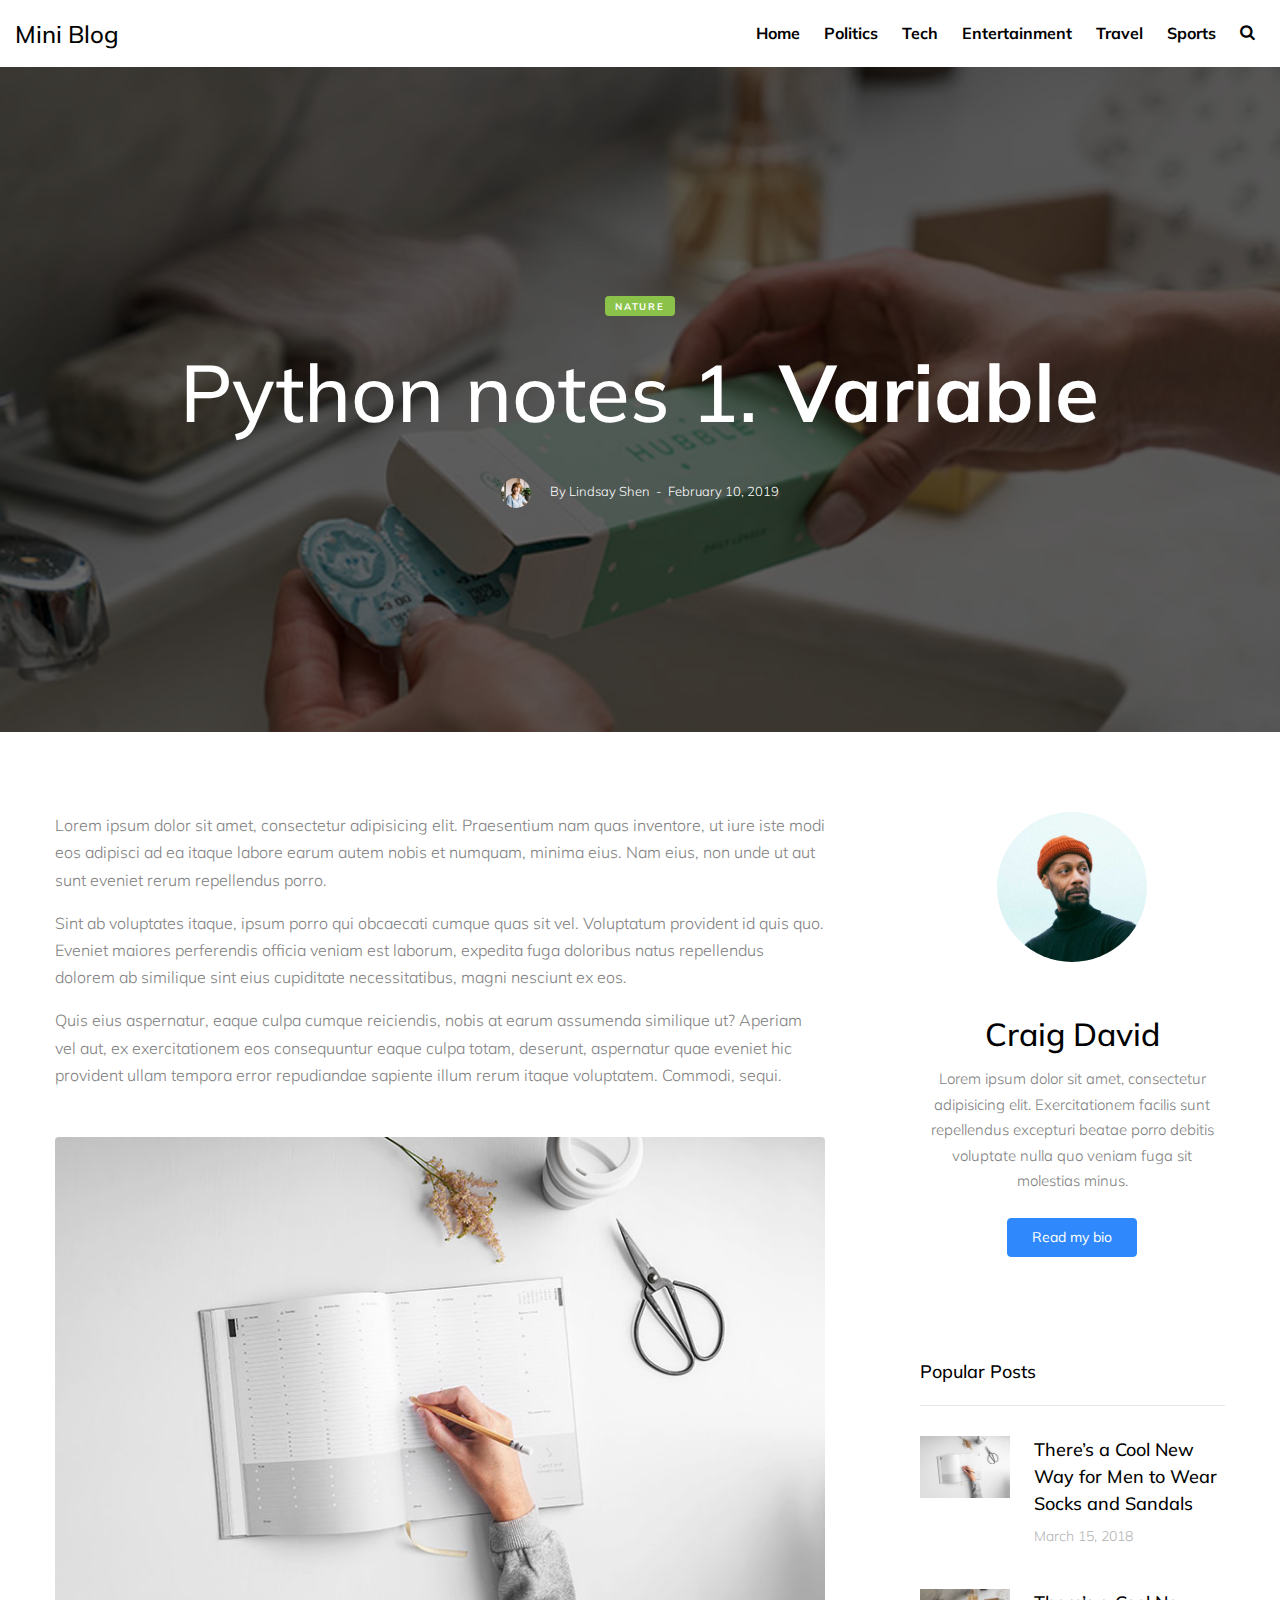
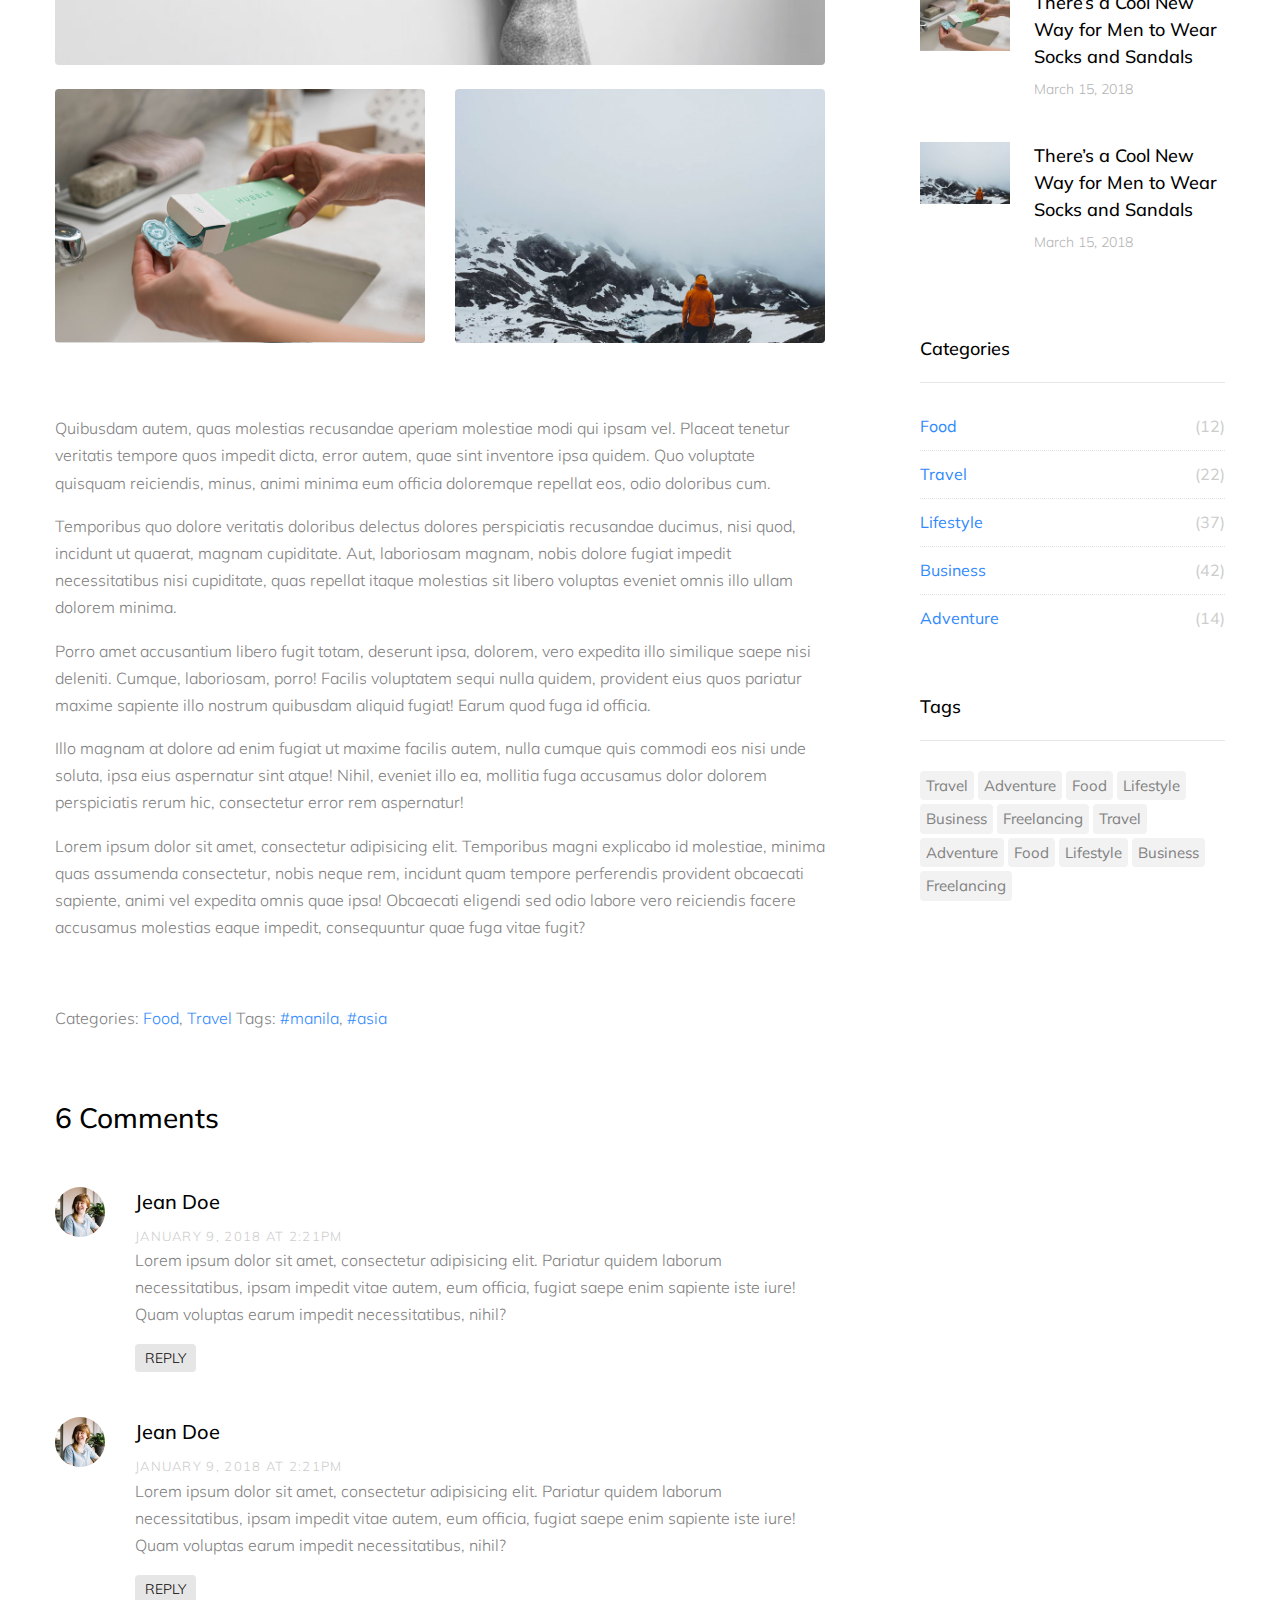
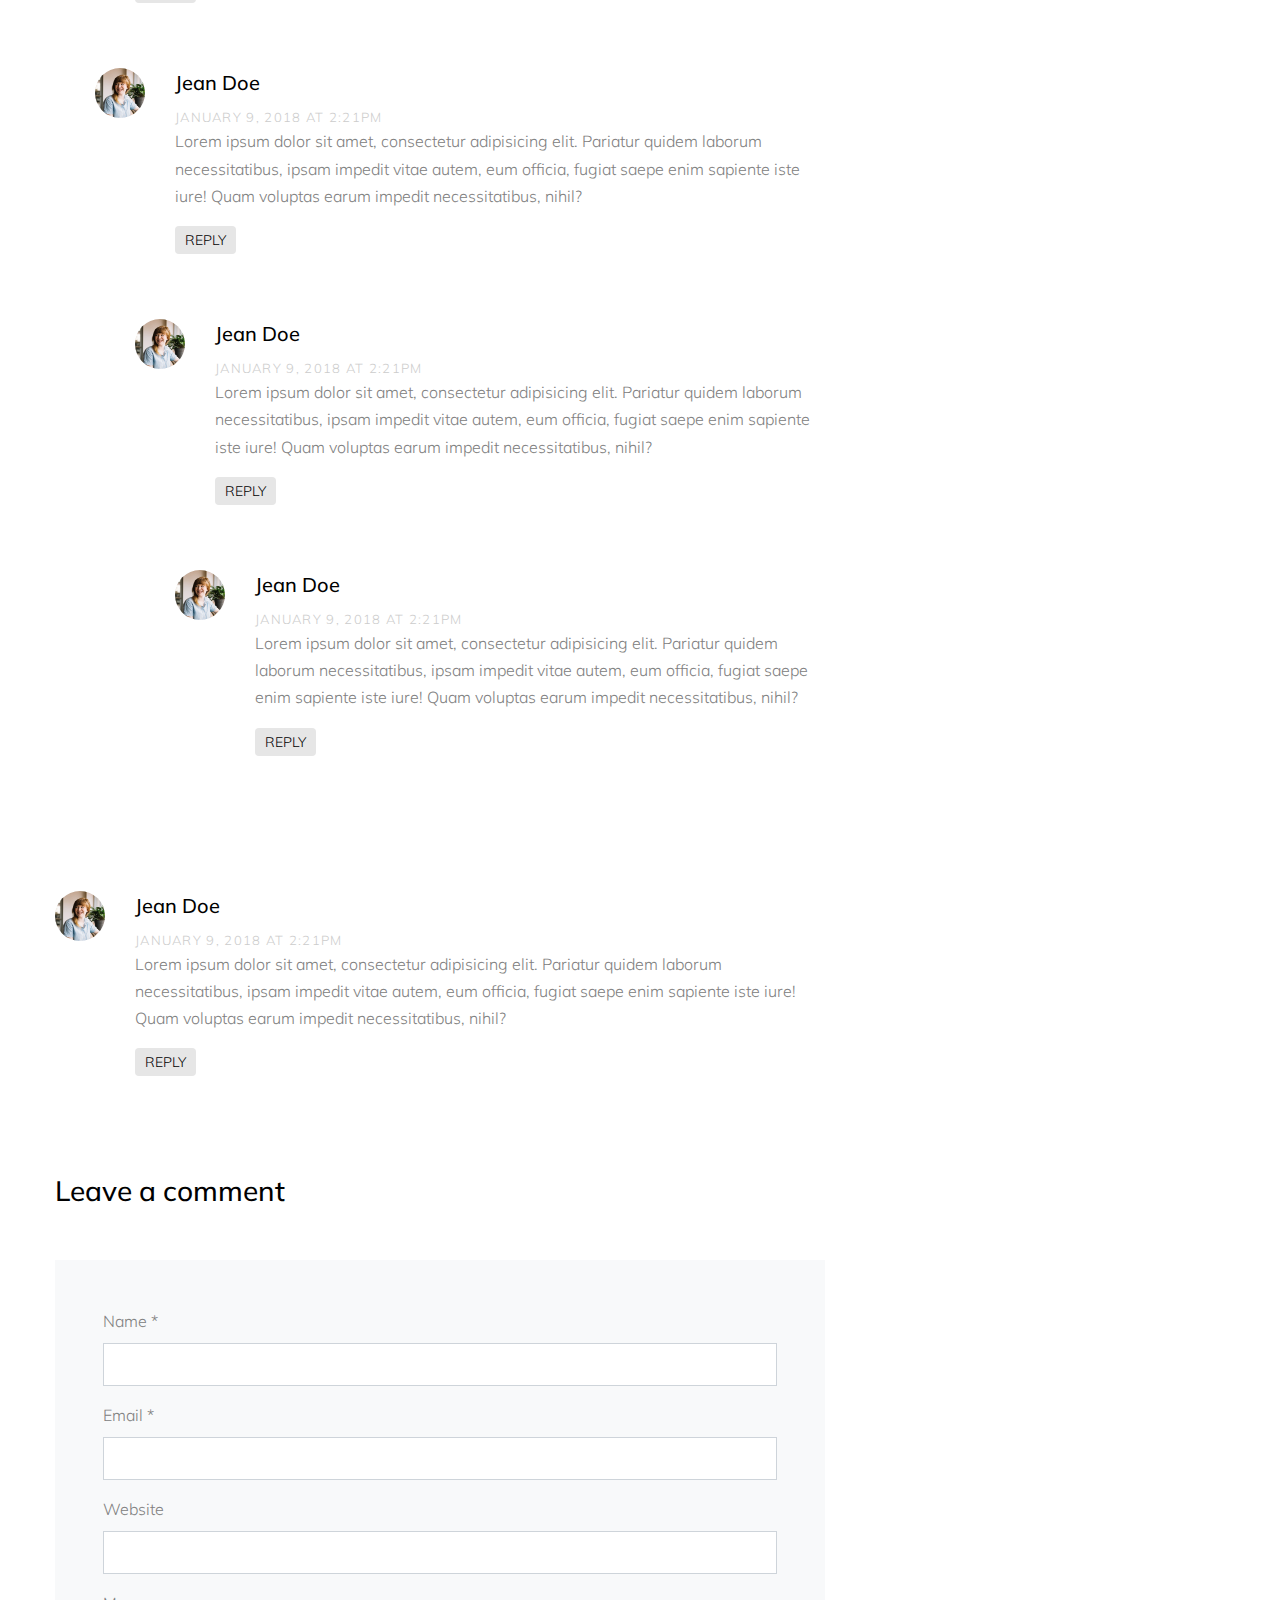
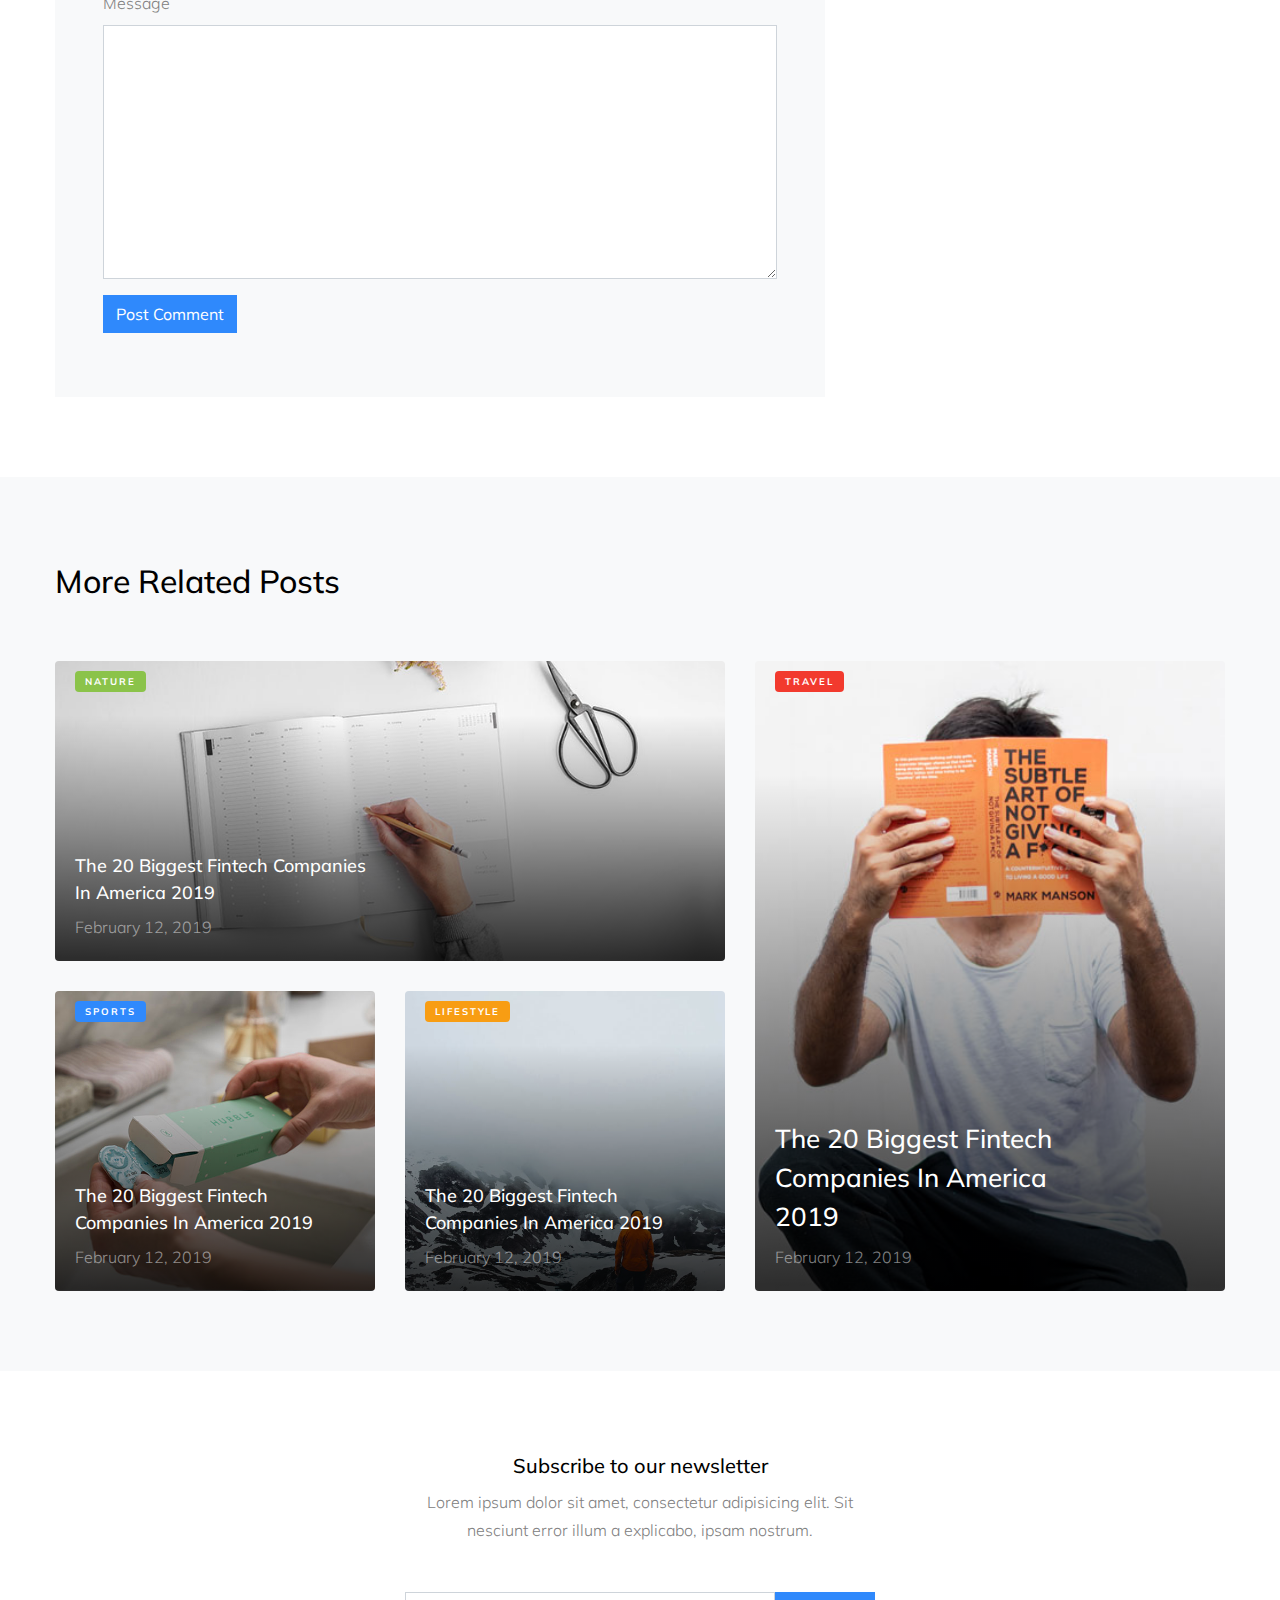
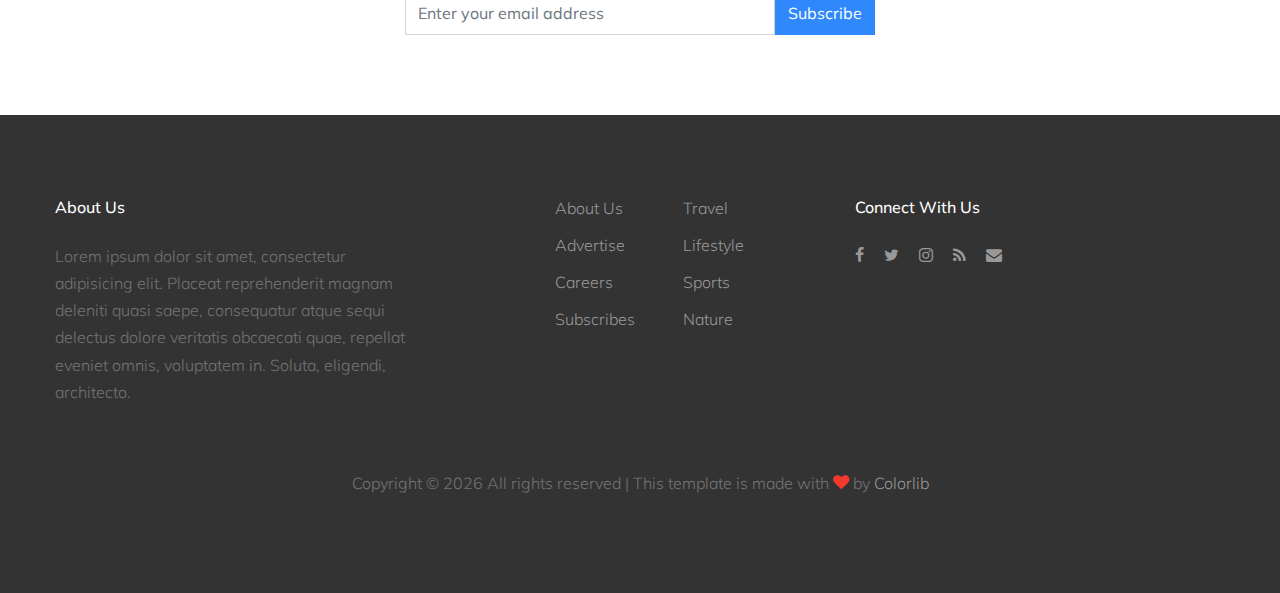
<file: miniblog/python.html>
<!DOCTYPE html>
<html lang="en">
  <head>
    <title>Mini Blog</title>
    <meta charset="utf-8">
    <meta name="viewport" content="width=device-width, initial-scale=1, shrink-to-fit=no">

    <link href="https://fonts.googleapis.com/css?family=Muli:300,400,700|Playfair+Display:400,700,900" rel="stylesheet">

    <link rel="stylesheet" href="fonts/icomoon/style.css">
    <link rel="stylesheet" href="css/bootstrap.min.css">
    <link rel="stylesheet" href="css/magnific-popup.css">
    <link rel="stylesheet" href="css/jquery-ui.css">
    <link rel="stylesheet" href="css/owl.carousel.min.css">
    <link rel="stylesheet" href="css/owl.theme.default.min.css">
    <link rel="stylesheet" href="css/bootstrap-datepicker.css">
    <link rel="stylesheet" href="fonts/flaticon/font/flaticon.css">
    <link rel="stylesheet" href="css/aos.css">

    <link rel="stylesheet" href="css/style.css">
  </head>
  <body>
  
  <div class="site-wrap">

    <div class="site-mobile-menu">
      <div class="site-mobile-menu-header">
        <div class="site-mobile-menu-close mt-3">
          <span class="icon-close2 js-menu-toggle"></span>
        </div>
      </div>
      <div class="site-mobile-menu-body"></div>
    </div>
    
    <header class="site-navbar" role="banner">
      <div class="container-fluid">
        <div class="row align-items-center">
          
          <div class="col-12 search-form-wrap js-search-form">
            <form method="get" action="#">
              <input type="text" id="s" class="form-control" placeholder="Search...">
              <button class="search-btn" type="submit"><span class="icon-search"></span></button>
            </form>
          </div>

          <div class="col-4 site-logo">
            <a href="index.html" class="text-black h2 mb-0">Mini Blog</a>
          </div>

          <div class="col-8 text-right">
            <nav class="site-navigation" role="navigation">
              <ul class="site-menu js-clone-nav mr-auto d-none d-lg-block mb-0">
                <li><a href="category.html">Home</a></li>
                <li><a href="category.html">Politics</a></li>
                <li><a href="category.html">Tech</a></li>
                <li><a href="category.html">Entertainment</a></li>
                <li><a href="category.html">Travel</a></li>
                <li><a href="category.html">Sports</a></li>
                <li class="d-none d-lg-inline-block"><a href="#" class="js-search-toggle"><span class="icon-search"></span></a></li>
              </ul>
            </nav>
            <a href="#" class="site-menu-toggle js-menu-toggle text-black d-inline-block d-lg-none"><span class="icon-menu h3"></span></a></div>
          </div>

      </div>
    </header>
    
    
    <div class="site-cover site-cover-sm same-height overlay single-page" style="background-image: url('images/img_2.jpg');">
      <div class="container">
        <div class="row same-height justify-content-center">
          <div class="col-md-12 col-lg-10">
            <div class="post-entry text-center">
              <span class="post-category text-white bg-success mb-3">Nature</span>
              <h1 class="mb-4"><a href="#">Python notes 1. <b>Variable</b></a></h1>
              <div class="post-meta align-items-center text-center">
                <figure class="author-figure mb-0 mr-3 d-inline-block"><img src="images/person_1.jpg" alt="Image" class="img-fluid"></figure>
                <span class="d-inline-block mt-1">By Lindsay Shen</span>
                <span>&nbsp;-&nbsp; February 10, 2019</span>
              </div>
            </div>
          </div>
        </div>
      </div>
    </div>
    
    <section class="site-section py-lg">
      <div class="container">
        
        <div class="row blog-entries element-animate">

          <div class="col-md-12 col-lg-8 main-content">
            
            <div class="post-content-body">
              <p>Lorem ipsum dolor sit amet, consectetur adipisicing elit. Praesentium nam quas inventore, ut iure iste modi eos adipisci ad ea itaque labore earum autem nobis et numquam, minima eius. Nam eius, non unde ut aut sunt eveniet rerum repellendus porro.</p>
            <p>Sint ab voluptates itaque, ipsum porro qui obcaecati cumque quas sit vel. Voluptatum provident id quis quo. Eveniet maiores perferendis officia veniam est laborum, expedita fuga doloribus natus repellendus dolorem ab similique sint eius cupiditate necessitatibus, magni nesciunt ex eos.</p>
            <p>Quis eius aspernatur, eaque culpa cumque reiciendis, nobis at earum assumenda similique ut? Aperiam vel aut, ex exercitationem eos consequuntur eaque culpa totam, deserunt, aspernatur quae eveniet hic provident ullam tempora error repudiandae sapiente illum rerum itaque voluptatem. Commodi, sequi.</p>
            <div class="row mb-5 mt-5">
              <div class="col-md-12 mb-4">
                <img src="images/img_1.jpg" alt="Image placeholder" class="img-fluid rounded">
              </div>
              <div class="col-md-6 mb-4">
                <img src="images/img_2.jpg" alt="Image placeholder" class="img-fluid rounded">
              </div>
              <div class="col-md-6 mb-4">
                <img src="images/img_3.jpg" alt="Image placeholder" class="img-fluid rounded">
              </div>
            </div>
            <p>Quibusdam autem, quas molestias recusandae aperiam molestiae modi qui ipsam vel. Placeat tenetur veritatis tempore quos impedit dicta, error autem, quae sint inventore ipsa quidem. Quo voluptate quisquam reiciendis, minus, animi minima eum officia doloremque repellat eos, odio doloribus cum.</p>
            <p>Temporibus quo dolore veritatis doloribus delectus dolores perspiciatis recusandae ducimus, nisi quod, incidunt ut quaerat, magnam cupiditate. Aut, laboriosam magnam, nobis dolore fugiat impedit necessitatibus nisi cupiditate, quas repellat itaque molestias sit libero voluptas eveniet omnis illo ullam dolorem minima.</p>
            <p>Porro amet accusantium libero fugit totam, deserunt ipsa, dolorem, vero expedita illo similique saepe nisi deleniti. Cumque, laboriosam, porro! Facilis voluptatem sequi nulla quidem, provident eius quos pariatur maxime sapiente illo nostrum quibusdam aliquid fugiat! Earum quod fuga id officia.</p>
            <p>Illo magnam at dolore ad enim fugiat ut maxime facilis autem, nulla cumque quis commodi eos nisi unde soluta, ipsa eius aspernatur sint atque! Nihil, eveniet illo ea, mollitia fuga accusamus dolor dolorem perspiciatis rerum hic, consectetur error rem aspernatur!</p>

            <p>Lorem ipsum dolor sit amet, consectetur adipisicing elit. Temporibus magni explicabo id molestiae, minima quas assumenda consectetur, nobis neque rem, incidunt quam tempore perferendis provident obcaecati sapiente, animi vel expedita omnis quae ipsa! Obcaecati eligendi sed odio labore vero reiciendis facere accusamus molestias eaque impedit, consequuntur quae fuga vitae fugit?</p>
            </div>

            
            <div class="pt-5">
              <p>Categories:  <a href="#">Food</a>, <a href="#">Travel</a>  Tags: <a href="#">#manila</a>, <a href="#">#asia</a></p>
            </div>


            <div class="pt-5">
              <h3 class="mb-5">6 Comments</h3>
              <ul class="comment-list">
                <li class="comment">
                  <div class="vcard">
                    <img src="images/person_1.jpg" alt="Image placeholder">
                  </div>
                  <div class="comment-body">
                    <h3>Jean Doe</h3>
                    <div class="meta">January 9, 2018 at 2:21pm</div>
                    <p>Lorem ipsum dolor sit amet, consectetur adipisicing elit. Pariatur quidem laborum necessitatibus, ipsam impedit vitae autem, eum officia, fugiat saepe enim sapiente iste iure! Quam voluptas earum impedit necessitatibus, nihil?</p>
                    <p><a href="#" class="reply rounded">Reply</a></p>
                  </div>
                </li>

                <li class="comment">
                  <div class="vcard">
                    <img src="images/person_1.jpg" alt="Image placeholder">
                  </div>
                  <div class="comment-body">
                    <h3>Jean Doe</h3>
                    <div class="meta">January 9, 2018 at 2:21pm</div>
                    <p>Lorem ipsum dolor sit amet, consectetur adipisicing elit. Pariatur quidem laborum necessitatibus, ipsam impedit vitae autem, eum officia, fugiat saepe enim sapiente iste iure! Quam voluptas earum impedit necessitatibus, nihil?</p>
                    <p><a href="#" class="reply rounded">Reply</a></p>
                  </div>

                  <ul class="children">
                    <li class="comment">
                      <div class="vcard">
                        <img src="images/person_1.jpg" alt="Image placeholder">
                      </div>
                      <div class="comment-body">
                        <h3>Jean Doe</h3>
                        <div class="meta">January 9, 2018 at 2:21pm</div>
                        <p>Lorem ipsum dolor sit amet, consectetur adipisicing elit. Pariatur quidem laborum necessitatibus, ipsam impedit vitae autem, eum officia, fugiat saepe enim sapiente iste iure! Quam voluptas earum impedit necessitatibus, nihil?</p>
                        <p><a href="#" class="reply rounded">Reply</a></p>
                      </div>


                      <ul class="children">
                        <li class="comment">
                          <div class="vcard">
                            <img src="images/person_1.jpg" alt="Image placeholder">
                          </div>
                          <div class="comment-body">
                            <h3>Jean Doe</h3>
                            <div class="meta">January 9, 2018 at 2:21pm</div>
                            <p>Lorem ipsum dolor sit amet, consectetur adipisicing elit. Pariatur quidem laborum necessitatibus, ipsam impedit vitae autem, eum officia, fugiat saepe enim sapiente iste iure! Quam voluptas earum impedit necessitatibus, nihil?</p>
                            <p><a href="#" class="reply rounded">Reply</a></p>
                          </div>

                            <ul class="children">
                              <li class="comment">
                                <div class="vcard">
                                  <img src="images/person_1.jpg" alt="Image placeholder">
                                </div>
                                <div class="comment-body">
                                  <h3>Jean Doe</h3>
                                  <div class="meta">January 9, 2018 at 2:21pm</div>
                                  <p>Lorem ipsum dolor sit amet, consectetur adipisicing elit. Pariatur quidem laborum necessitatibus, ipsam impedit vitae autem, eum officia, fugiat saepe enim sapiente iste iure! Quam voluptas earum impedit necessitatibus, nihil?</p>
                                  <p><a href="#" class="reply rounded">Reply</a></p>
                                </div>
                              </li>
                            </ul>
                        </li>
                      </ul>
                    </li>
                  </ul>
                </li>

                <li class="comment">
                  <div class="vcard">
                    <img src="images/person_1.jpg" alt="Image placeholder">
                  </div>
                  <div class="comment-body">
                    <h3>Jean Doe</h3>
                    <div class="meta">January 9, 2018 at 2:21pm</div>
                    <p>Lorem ipsum dolor sit amet, consectetur adipisicing elit. Pariatur quidem laborum necessitatibus, ipsam impedit vitae autem, eum officia, fugiat saepe enim sapiente iste iure! Quam voluptas earum impedit necessitatibus, nihil?</p>
                    <p><a href="#" class="reply rounded">Reply</a></p>
                  </div>
                </li>
              </ul>
              <!-- END comment-list -->
              
              <div class="comment-form-wrap pt-5">
                <h3 class="mb-5">Leave a comment</h3>
                <form action="#" class="p-5 bg-light">
                  <div class="form-group">
                    <label for="name">Name *</label>
                    <input type="text" class="form-control" id="name">
                  </div>
                  <div class="form-group">
                    <label for="email">Email *</label>
                    <input type="email" class="form-control" id="email">
                  </div>
                  <div class="form-group">
                    <label for="website">Website</label>
                    <input type="url" class="form-control" id="website">
                  </div>

                  <div class="form-group">
                    <label for="message">Message</label>
                    <textarea name="" id="message" cols="30" rows="10" class="form-control"></textarea>
                  </div>
                  <div class="form-group">
                    <input type="submit" value="Post Comment" class="btn btn-primary">
                  </div>

                </form>
              </div>
            </div>

          </div>

          <!-- END main-content -->

          <div class="col-md-12 col-lg-4 sidebar">
            <div class="sidebar-box search-form-wrap">
              <form action="#" class="search-form">
                <div class="form-group">
                  <span class="icon fa fa-search"></span>
                  <input type="text" class="form-control" id="s" placeholder="Type a keyword and hit enter">
                </div>
              </form>
            </div>
            <!-- END sidebar-box -->
            <div class="sidebar-box">
              <div class="bio text-center">
                <img src="images/person_2.jpg" alt="Image Placeholder" class="img-fluid mb-5">
                <div class="bio-body">
                  <h2>Craig David</h2>
                  <p class="mb-4">Lorem ipsum dolor sit amet, consectetur adipisicing elit. Exercitationem facilis sunt repellendus excepturi beatae porro debitis voluptate nulla quo veniam fuga sit molestias minus.</p>
                  <p><a href="#" class="btn btn-primary btn-sm rounded px-4 py-2">Read my bio</a></p>
                  <p class="social">
                    <a href="#" class="p-2"><span class="fa fa-facebook"></span></a>
                    <a href="#" class="p-2"><span class="fa fa-twitter"></span></a>
                    <a href="#" class="p-2"><span class="fa fa-instagram"></span></a>
                    <a href="#" class="p-2"><span class="fa fa-youtube-play"></span></a>
                  </p>
                </div>
              </div>
            </div>
            <!-- END sidebar-box -->  
            <div class="sidebar-box">
              <h3 class="heading">Popular Posts</h3>
              <div class="post-entry-sidebar">
                <ul>
                  <li>
                    <a href="">
                      <img src="images/img_1.jpg" alt="Image placeholder" class="mr-4">
                      <div class="text">
                        <h4>There’s a Cool New Way for Men to Wear Socks and Sandals</h4>
                        <div class="post-meta">
                          <span class="mr-2">March 15, 2018 </span>
                        </div>
                      </div>
                    </a>
                  </li>
                  <li>
                    <a href="">
                      <img src="images/img_2.jpg" alt="Image placeholder" class="mr-4">
                      <div class="text">
                        <h4>There’s a Cool New Way for Men to Wear Socks and Sandals</h4>
                        <div class="post-meta">
                          <span class="mr-2">March 15, 2018 </span>
                        </div>
                      </div>
                    </a>
                  </li>
                  <li>
                    <a href="">
                      <img src="images/img_3.jpg" alt="Image placeholder" class="mr-4">
                      <div class="text">
                        <h4>There’s a Cool New Way for Men to Wear Socks and Sandals</h4>
                        <div class="post-meta">
                          <span class="mr-2">March 15, 2018 </span>
                        </div>
                      </div>
                    </a>
                  </li>
                </ul>
              </div>
            </div>
            <!-- END sidebar-box -->

            <div class="sidebar-box">
              <h3 class="heading">Categories</h3>
              <ul class="categories">
                <li><a href="#">Food <span>(12)</span></a></li>
                <li><a href="#">Travel <span>(22)</span></a></li>
                <li><a href="#">Lifestyle <span>(37)</span></a></li>
                <li><a href="#">Business <span>(42)</span></a></li>
                <li><a href="#">Adventure <span>(14)</span></a></li>
              </ul>
            </div>
            <!-- END sidebar-box -->

            <div class="sidebar-box">
              <h3 class="heading">Tags</h3>
              <ul class="tags">
                <li><a href="#">Travel</a></li>
                <li><a href="#">Adventure</a></li>
                <li><a href="#">Food</a></li>
                <li><a href="#">Lifestyle</a></li>
                <li><a href="#">Business</a></li>
                <li><a href="#">Freelancing</a></li>
                <li><a href="#">Travel</a></li>
                <li><a href="#">Adventure</a></li>
                <li><a href="#">Food</a></li>
                <li><a href="#">Lifestyle</a></li>
                <li><a href="#">Business</a></li>
                <li><a href="#">Freelancing</a></li>
              </ul>
            </div>
          </div>
          <!-- END sidebar -->

        </div>
      </div>
    </section>

    <div class="site-section bg-light">
      <div class="container">

        <div class="row mb-5">
          <div class="col-12">
            <h2>More Related Posts</h2>
          </div>
        </div>

        <div class="row align-items-stretch retro-layout">
          
          <div class="col-md-5 order-md-2">
            <a href="single.html" class="hentry img-1 h-100 gradient" style="background-image: url('images/img_4.jpg');">
              <span class="post-category text-white bg-danger">Travel</span>
              <div class="text">
                <h2>The 20 Biggest Fintech Companies In America 2019</h2>
                <span>February 12, 2019</span>
              </div>
            </a>
          </div>

          <div class="col-md-7">
            
            <a href="single.html" class="hentry img-2 v-height mb30 gradient" style="background-image: url('images/img_1.jpg');">
              <span class="post-category text-white bg-success">Nature</span>
              <div class="text text-sm">
                <h2>The 20 Biggest Fintech Companies In America 2019</h2>
                <span>February 12, 2019</span>
              </div>
            </a>
            
            <div class="two-col d-block d-md-flex">
              <a href="single.html" class="hentry v-height img-2 gradient" style="background-image: url('images/img_2.jpg');">
                <span class="post-category text-white bg-primary">Sports</span>
                <div class="text text-sm">
                  <h2>The 20 Biggest Fintech Companies In America 2019</h2>
                  <span>February 12, 2019</span>
                </div>
              </a>
              <a href="single.html" class="hentry v-height img-2 ml-auto gradient" style="background-image: url('images/img_3.jpg');">
                <span class="post-category text-white bg-warning">Lifestyle</span>
                <div class="text text-sm">
                  <h2>The 20 Biggest Fintech Companies In America 2019</h2>
                  <span>February 12, 2019</span>
                </div>
              </a>
            </div>  
            
          </div>
        </div>

      </div>
    </div>


    <div class="site-section bg-lightx">
      <div class="container">
        <div class="row justify-content-center text-center">
          <div class="col-md-5">
            <div class="subscribe-1 ">
              <h2>Subscribe to our newsletter</h2>
              <p class="mb-5">Lorem ipsum dolor sit amet, consectetur adipisicing elit. Sit nesciunt error illum a explicabo, ipsam nostrum.</p>
              <form action="#" class="d-flex">
                <input type="text" class="form-control" placeholder="Enter your email address">
                <input type="submit" class="btn btn-primary" value="Subscribe">
              </form>
            </div>
          </div>
        </div>
      </div>
    </div>
    
    
    <div class="site-footer">
      <div class="container">
        <div class="row mb-5">
          <div class="col-md-4">
            <h3 class="footer-heading mb-4">About Us</h3>
            <p>Lorem ipsum dolor sit amet, consectetur adipisicing elit. Placeat reprehenderit magnam deleniti quasi saepe, consequatur atque sequi delectus dolore veritatis obcaecati quae, repellat eveniet omnis, voluptatem in. Soluta, eligendi, architecto.</p>
          </div>
          <div class="col-md-3 ml-auto">
            <!-- <h3 class="footer-heading mb-4">Navigation</h3> -->
            <ul class="list-unstyled float-left mr-5">
              <li><a href="#">About Us</a></li>
              <li><a href="#">Advertise</a></li>
              <li><a href="#">Careers</a></li>
              <li><a href="#">Subscribes</a></li>
            </ul>
            <ul class="list-unstyled float-left">
              <li><a href="#">Travel</a></li>
              <li><a href="#">Lifestyle</a></li>
              <li><a href="#">Sports</a></li>
              <li><a href="#">Nature</a></li>
            </ul>
          </div>
          <div class="col-md-4">
            

            <div>
              <h3 class="footer-heading mb-4">Connect With Us</h3>
              <p>
                <a href="#"><span class="icon-facebook pt-2 pr-2 pb-2 pl-0"></span></a>
                <a href="#"><span class="icon-twitter p-2"></span></a>
                <a href="#"><span class="icon-instagram p-2"></span></a>
                <a href="#"><span class="icon-rss p-2"></span></a>
                <a href="#"><span class="icon-envelope p-2"></span></a>
              </p>
            </div>
          </div>
        </div>
        <div class="row">
          <div class="col-12 text-center">
            <p>
              <!-- Link back to Colorlib can't be removed. Template is licensed under CC BY 3.0. -->
              Copyright &copy; <script>document.write(new Date().getFullYear());</script> All rights reserved | This template is made with <i class="icon-heart text-danger" aria-hidden="true"></i> by <a href="https://colorlib.com" target="_blank" >Colorlib</a>
              <!-- Link back to Colorlib can't be removed. Template is licensed under CC BY 3.0. -->
              </p>
          </div>
        </div>
      </div>
    </div>
    
  </div>

  <script src="js/jquery-3.3.1.min.js"></script>
  <script src="js/jquery-migrate-3.0.1.min.js"></script>
  <script src="js/jquery-ui.js"></script>
  <script src="js/popper.min.js"></script>
  <script src="js/bootstrap.min.js"></script>
  <script src="js/owl.carousel.min.js"></script>
  <script src="js/jquery.stellar.min.js"></script>
  <script src="js/jquery.countdown.min.js"></script>
  <script src="js/jquery.magnific-popup.min.js"></script>
  <script src="js/bootstrap-datepicker.min.js"></script>
  <script src="js/aos.js"></script>

  <script src="js/main.js"></script>


    
  </body>
</html>
</file>
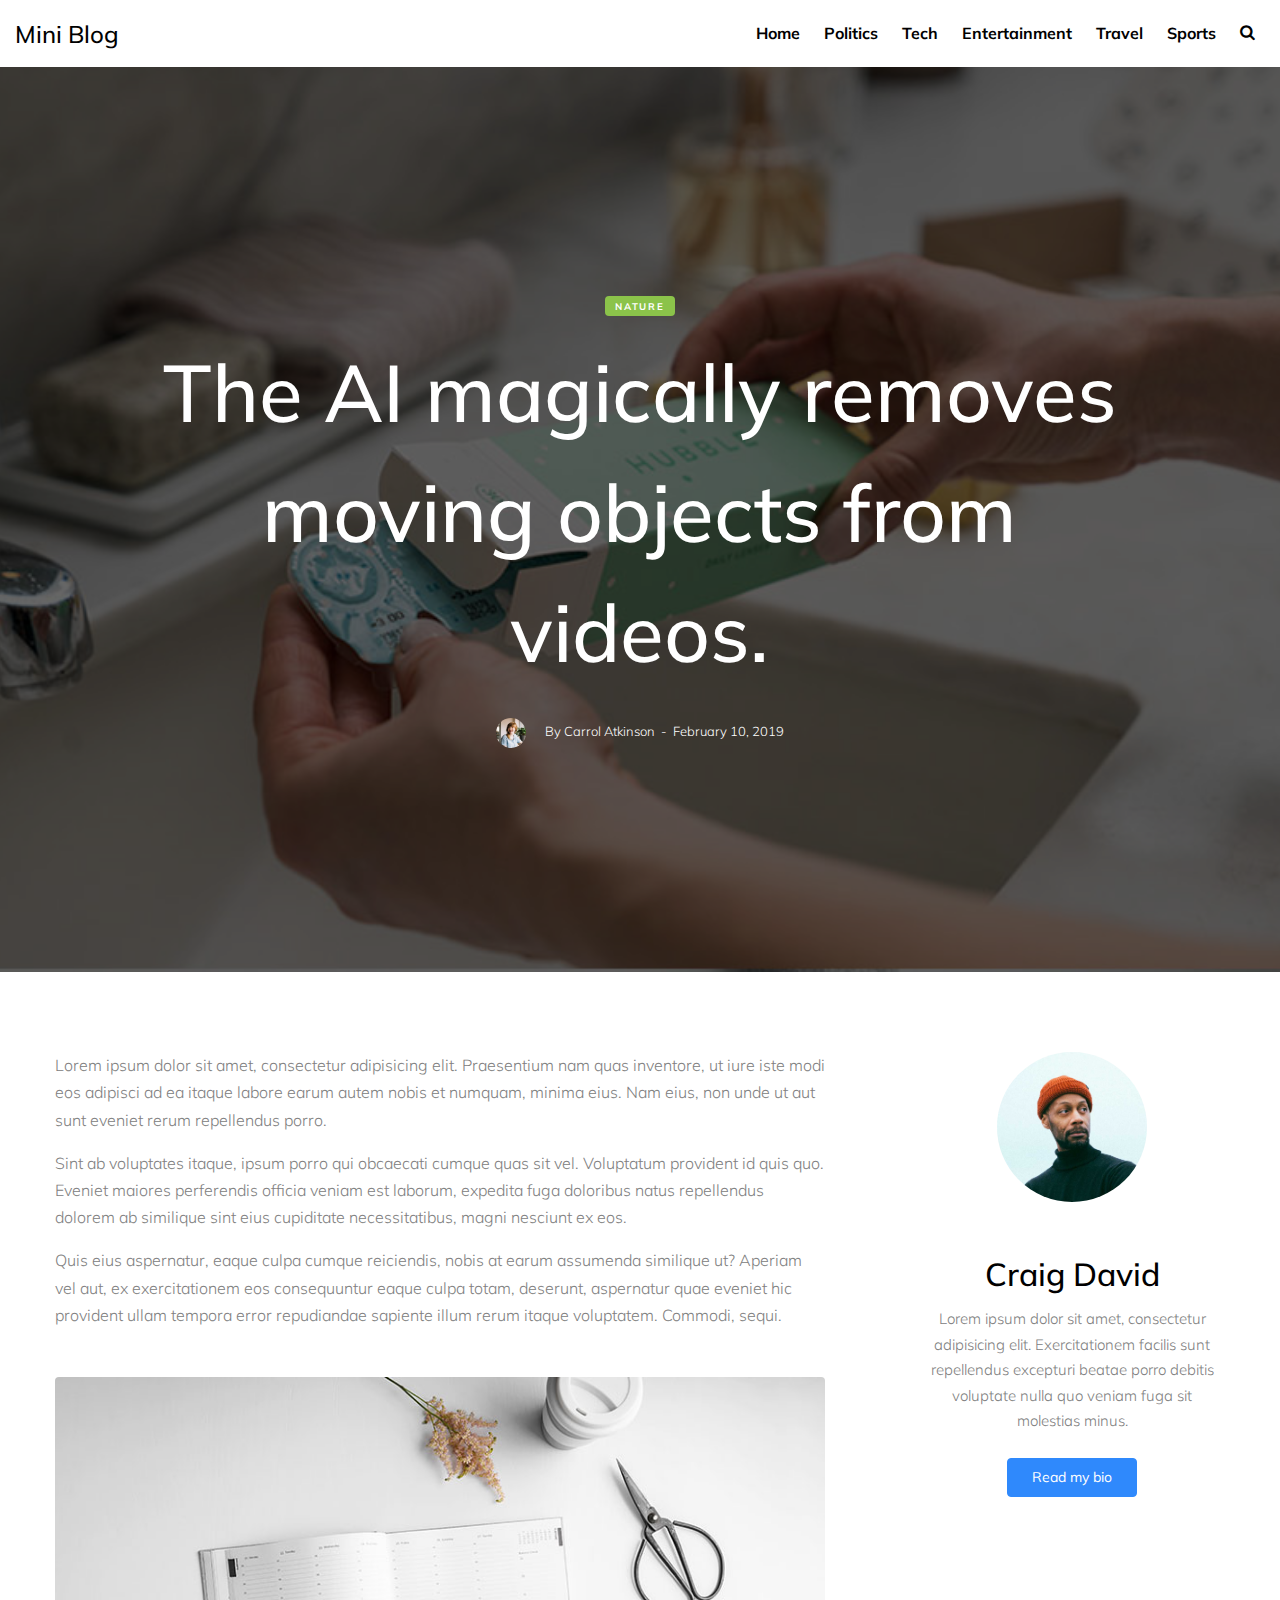
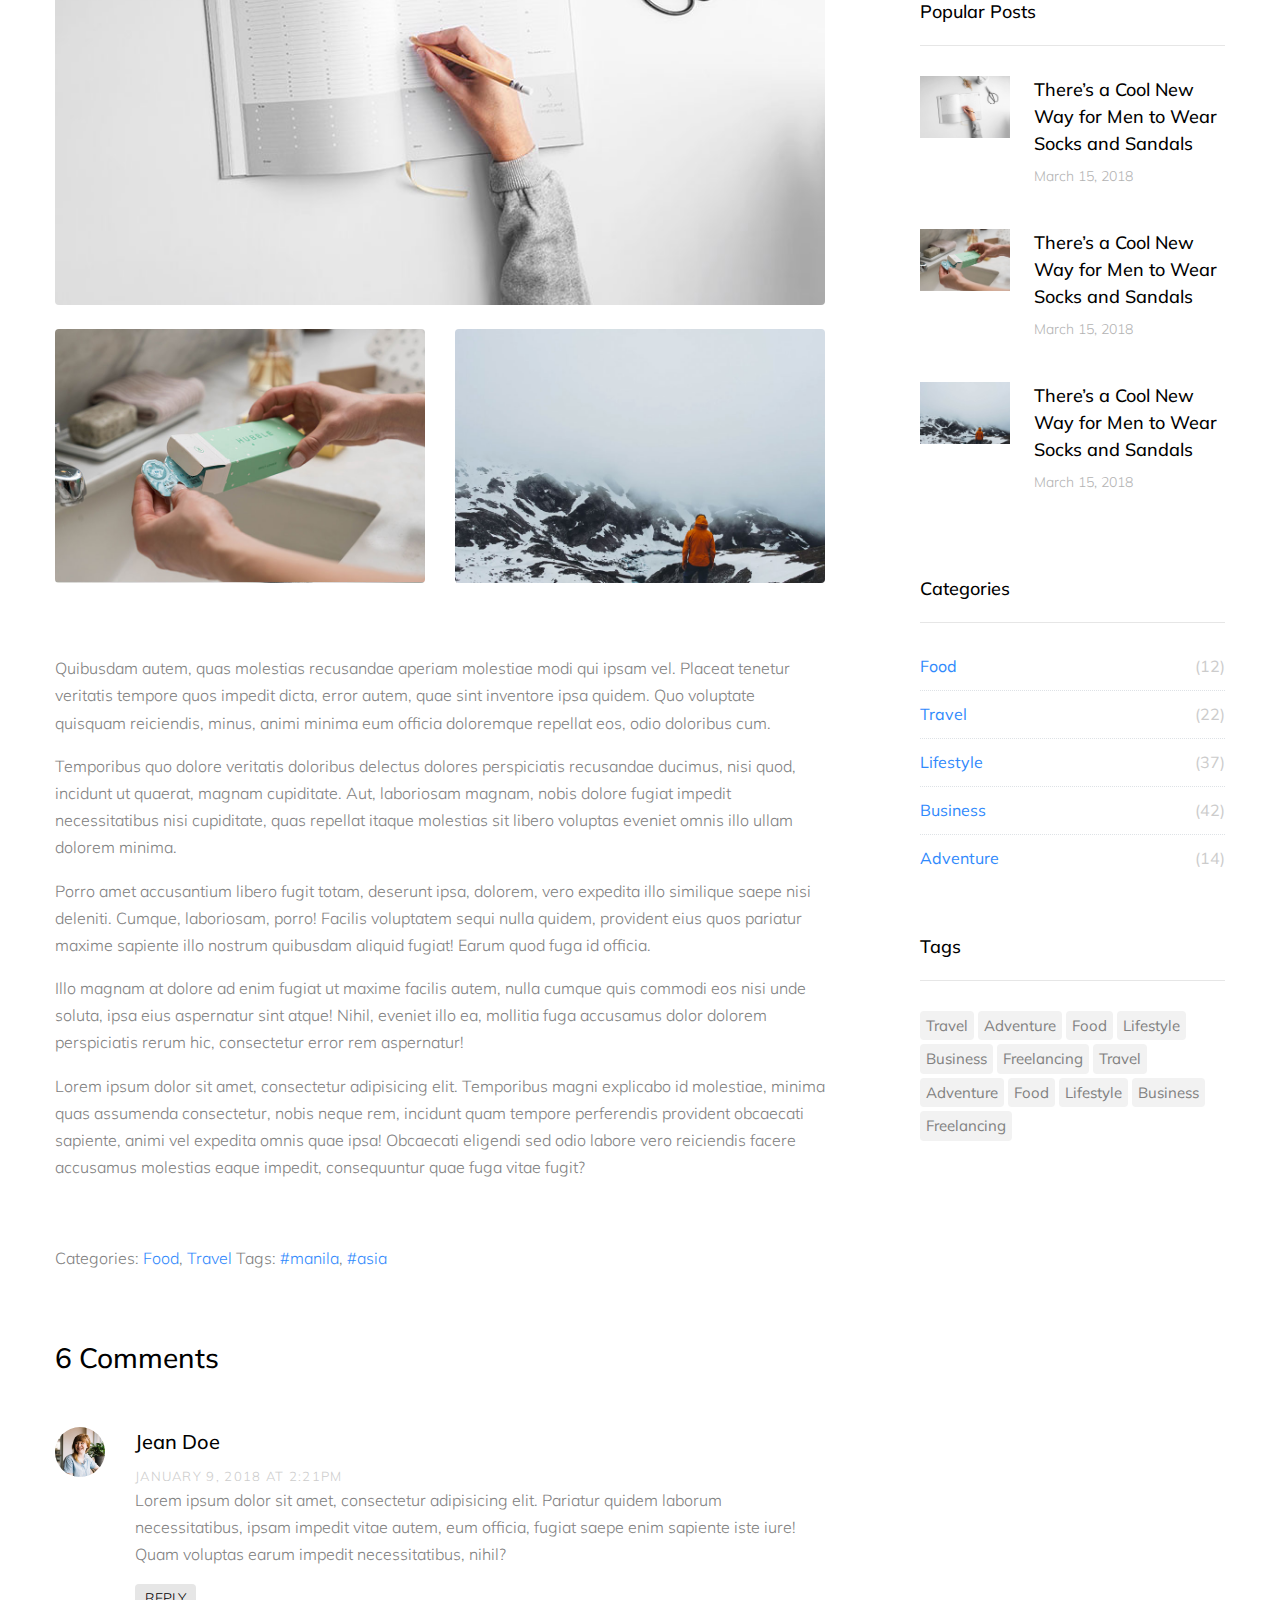
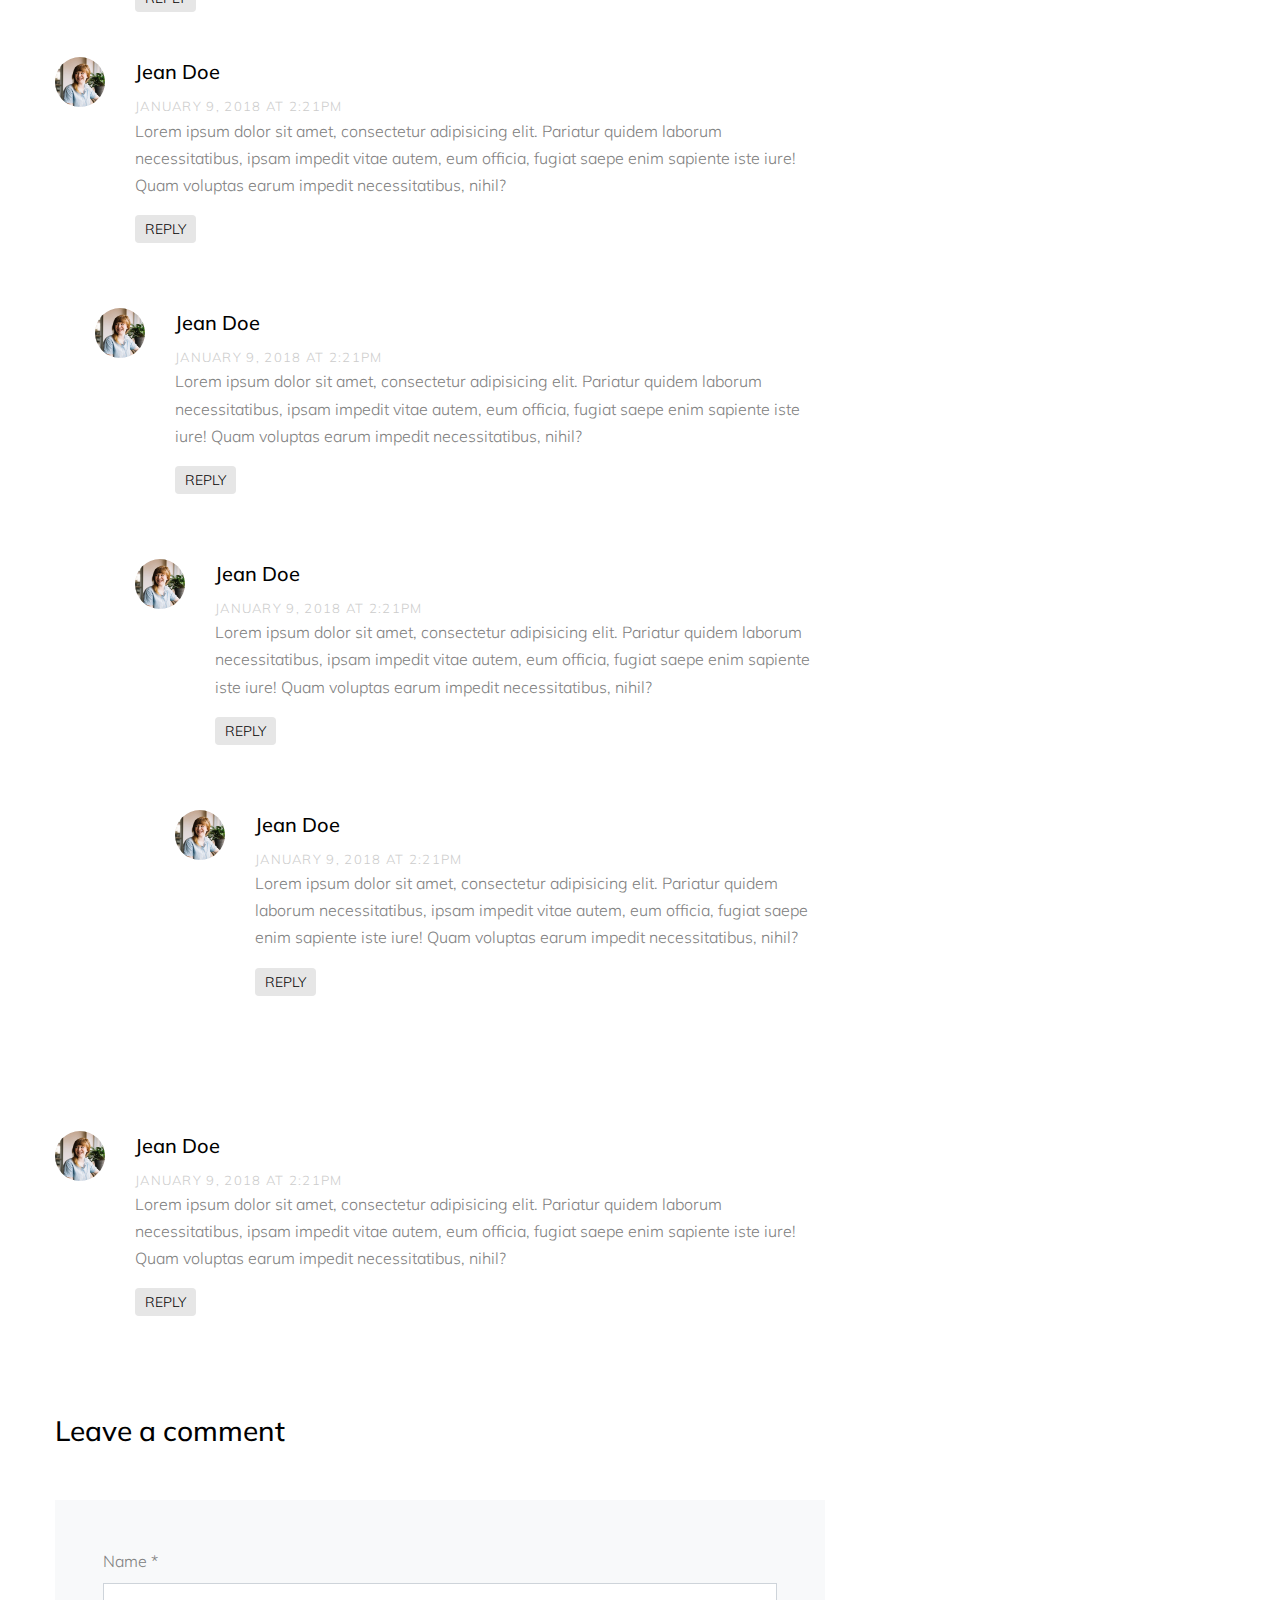
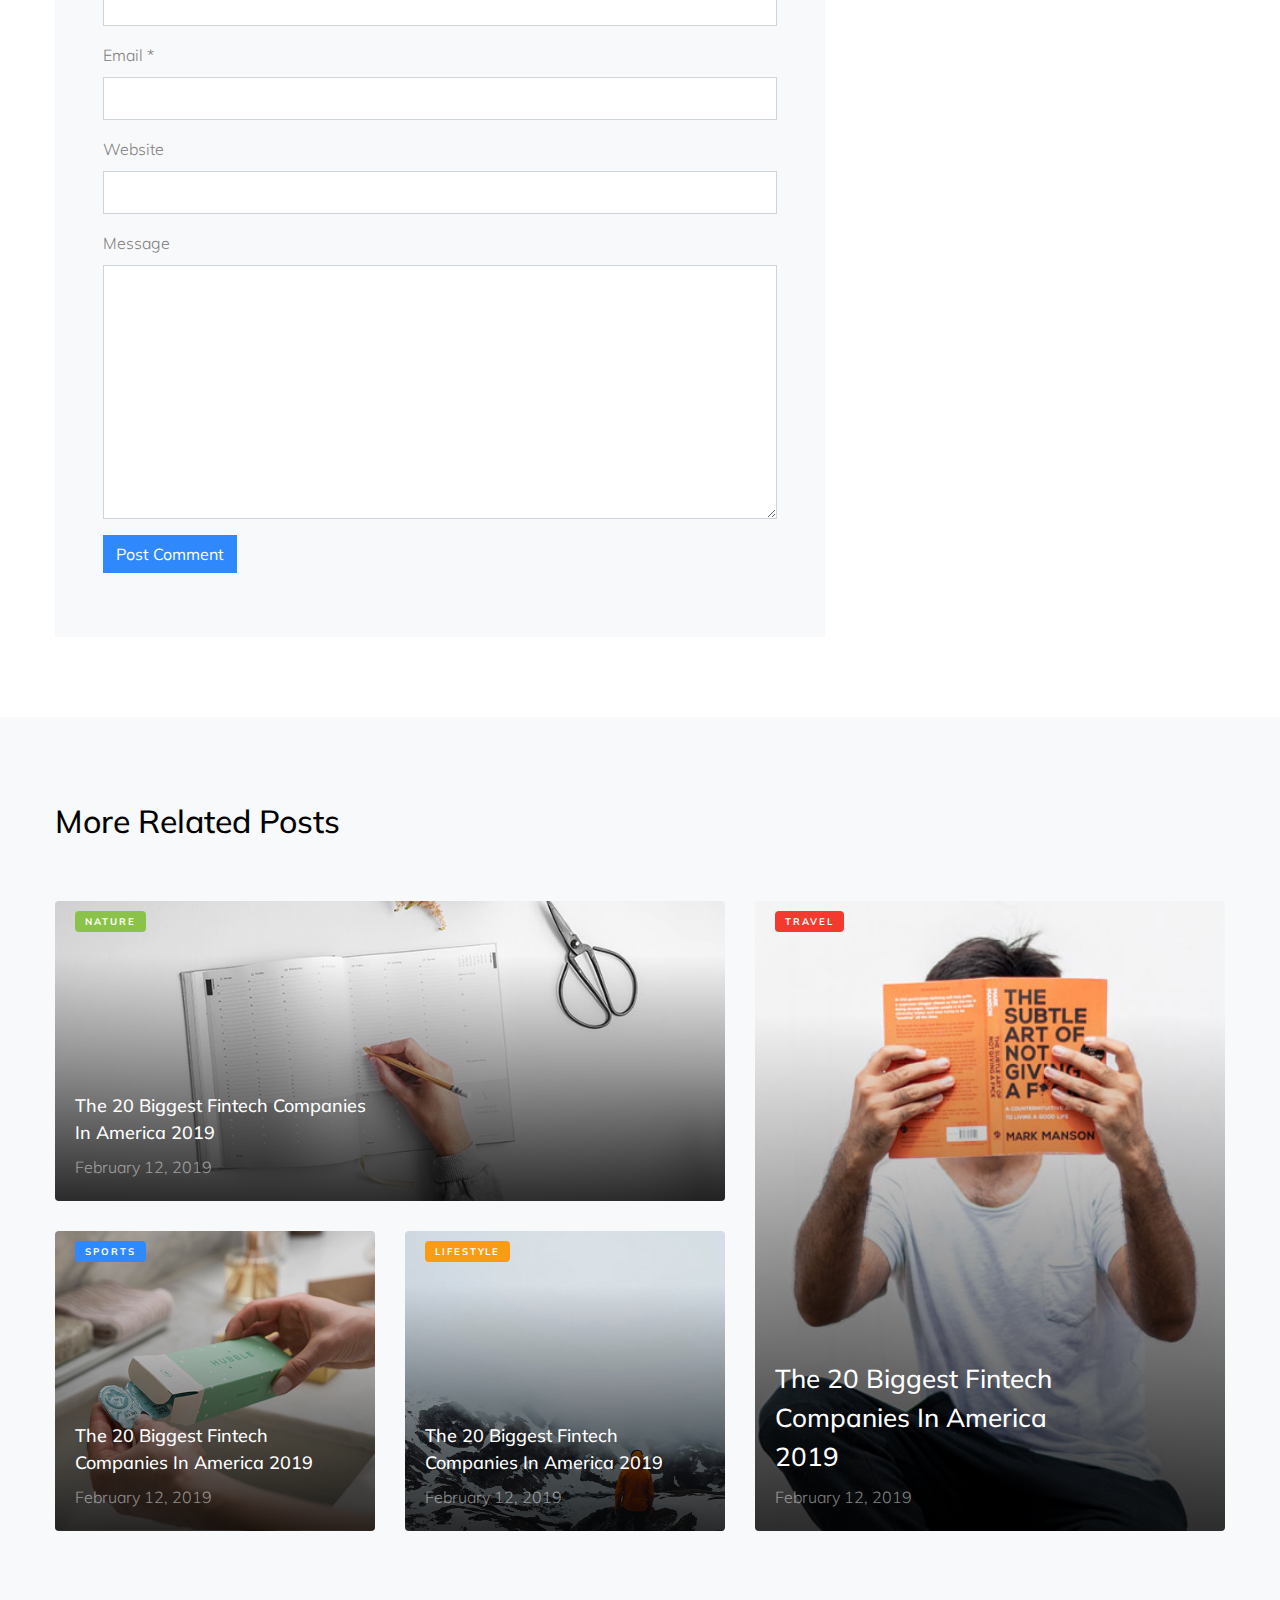
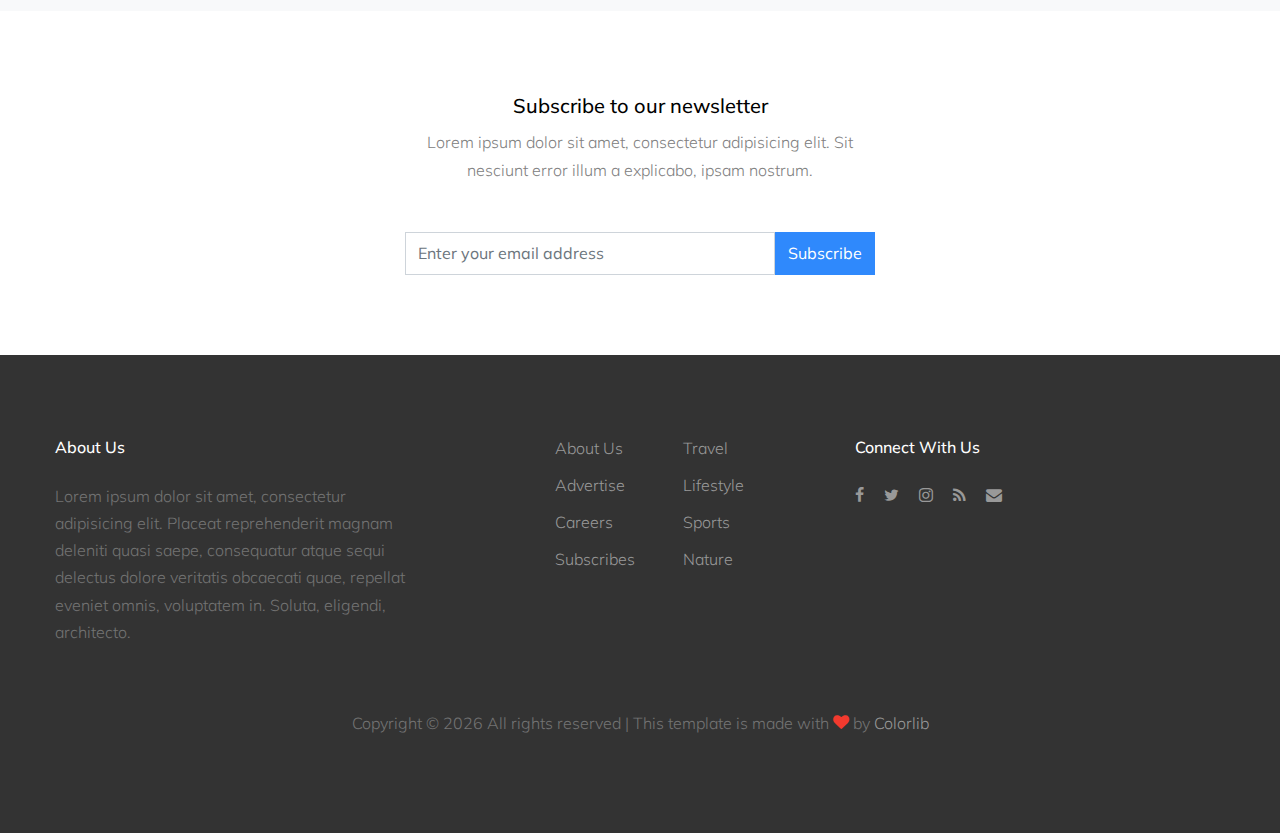
<file: miniblog/single.html>
<!DOCTYPE html>
<html lang="en">
  <head>
    <title>Mini Blog</title>
    <meta charset="utf-8">
    <meta name="viewport" content="width=device-width, initial-scale=1, shrink-to-fit=no">

    <link href="https://fonts.googleapis.com/css?family=Muli:300,400,700|Playfair+Display:400,700,900" rel="stylesheet">

    <link rel="stylesheet" href="fonts/icomoon/style.css">
    <link rel="stylesheet" href="css/bootstrap.min.css">
    <link rel="stylesheet" href="css/magnific-popup.css">
    <link rel="stylesheet" href="css/jquery-ui.css">
    <link rel="stylesheet" href="css/owl.carousel.min.css">
    <link rel="stylesheet" href="css/owl.theme.default.min.css">
    <link rel="stylesheet" href="css/bootstrap-datepicker.css">
    <link rel="stylesheet" href="fonts/flaticon/font/flaticon.css">
    <link rel="stylesheet" href="css/aos.css">

    <link rel="stylesheet" href="css/style.css">
  </head>
  <body>
  
  <div class="site-wrap">

    <div class="site-mobile-menu">
      <div class="site-mobile-menu-header">
        <div class="site-mobile-menu-close mt-3">
          <span class="icon-close2 js-menu-toggle"></span>
        </div>
      </div>
      <div class="site-mobile-menu-body"></div>
    </div>
    
    <header class="site-navbar" role="banner">
      <div class="container-fluid">
        <div class="row align-items-center">
          
          <div class="col-12 search-form-wrap js-search-form">
            <form method="get" action="#">
              <input type="text" id="s" class="form-control" placeholder="Search...">
              <button class="search-btn" type="submit"><span class="icon-search"></span></button>
            </form>
          </div>

          <div class="col-4 site-logo">
            <a href="index.html" class="text-black h2 mb-0">Mini Blog</a>
          </div>

          <div class="col-8 text-right">
            <nav class="site-navigation" role="navigation">
              <ul class="site-menu js-clone-nav mr-auto d-none d-lg-block mb-0">
                <li><a href="category.html">Home</a></li>
                <li><a href="category.html">Politics</a></li>
                <li><a href="category.html">Tech</a></li>
                <li><a href="category.html">Entertainment</a></li>
                <li><a href="category.html">Travel</a></li>
                <li><a href="category.html">Sports</a></li>
                <li class="d-none d-lg-inline-block"><a href="#" class="js-search-toggle"><span class="icon-search"></span></a></li>
              </ul>
            </nav>
            <a href="#" class="site-menu-toggle js-menu-toggle text-black d-inline-block d-lg-none"><span class="icon-menu h3"></span></a></div>
          </div>

      </div>
    </header>
    
    
    <div class="site-cover site-cover-sm same-height overlay single-page" style="background-image: url('images/img_2.jpg');">
      <div class="container">
        <div class="row same-height justify-content-center">
          <div class="col-md-12 col-lg-10">
            <div class="post-entry text-center">
              <span class="post-category text-white bg-success mb-3">Nature</span>
              <h1 class="mb-4"><a href="#">The AI magically removes moving objects from videos.</a></h1>
              <div class="post-meta align-items-center text-center">
                <figure class="author-figure mb-0 mr-3 d-inline-block"><img src="images/person_1.jpg" alt="Image" class="img-fluid"></figure>
                <span class="d-inline-block mt-1">By Carrol Atkinson</span>
                <span>&nbsp;-&nbsp; February 10, 2019</span>
              </div>
            </div>
          </div>
        </div>
      </div>
    </div>
    
    <section class="site-section py-lg">
      <div class="container">
        
        <div class="row blog-entries element-animate">

          <div class="col-md-12 col-lg-8 main-content">
            
            <div class="post-content-body">
              <p>Lorem ipsum dolor sit amet, consectetur adipisicing elit. Praesentium nam quas inventore, ut iure iste modi eos adipisci ad ea itaque labore earum autem nobis et numquam, minima eius. Nam eius, non unde ut aut sunt eveniet rerum repellendus porro.</p>
            <p>Sint ab voluptates itaque, ipsum porro qui obcaecati cumque quas sit vel. Voluptatum provident id quis quo. Eveniet maiores perferendis officia veniam est laborum, expedita fuga doloribus natus repellendus dolorem ab similique sint eius cupiditate necessitatibus, magni nesciunt ex eos.</p>
            <p>Quis eius aspernatur, eaque culpa cumque reiciendis, nobis at earum assumenda similique ut? Aperiam vel aut, ex exercitationem eos consequuntur eaque culpa totam, deserunt, aspernatur quae eveniet hic provident ullam tempora error repudiandae sapiente illum rerum itaque voluptatem. Commodi, sequi.</p>
            <div class="row mb-5 mt-5">
              <div class="col-md-12 mb-4">
                <img src="images/img_1.jpg" alt="Image placeholder" class="img-fluid rounded">
              </div>
              <div class="col-md-6 mb-4">
                <img src="images/img_2.jpg" alt="Image placeholder" class="img-fluid rounded">
              </div>
              <div class="col-md-6 mb-4">
                <img src="images/img_3.jpg" alt="Image placeholder" class="img-fluid rounded">
              </div>
            </div>
            <p>Quibusdam autem, quas molestias recusandae aperiam molestiae modi qui ipsam vel. Placeat tenetur veritatis tempore quos impedit dicta, error autem, quae sint inventore ipsa quidem. Quo voluptate quisquam reiciendis, minus, animi minima eum officia doloremque repellat eos, odio doloribus cum.</p>
            <p>Temporibus quo dolore veritatis doloribus delectus dolores perspiciatis recusandae ducimus, nisi quod, incidunt ut quaerat, magnam cupiditate. Aut, laboriosam magnam, nobis dolore fugiat impedit necessitatibus nisi cupiditate, quas repellat itaque molestias sit libero voluptas eveniet omnis illo ullam dolorem minima.</p>
            <p>Porro amet accusantium libero fugit totam, deserunt ipsa, dolorem, vero expedita illo similique saepe nisi deleniti. Cumque, laboriosam, porro! Facilis voluptatem sequi nulla quidem, provident eius quos pariatur maxime sapiente illo nostrum quibusdam aliquid fugiat! Earum quod fuga id officia.</p>
            <p>Illo magnam at dolore ad enim fugiat ut maxime facilis autem, nulla cumque quis commodi eos nisi unde soluta, ipsa eius aspernatur sint atque! Nihil, eveniet illo ea, mollitia fuga accusamus dolor dolorem perspiciatis rerum hic, consectetur error rem aspernatur!</p>

            <p>Lorem ipsum dolor sit amet, consectetur adipisicing elit. Temporibus magni explicabo id molestiae, minima quas assumenda consectetur, nobis neque rem, incidunt quam tempore perferendis provident obcaecati sapiente, animi vel expedita omnis quae ipsa! Obcaecati eligendi sed odio labore vero reiciendis facere accusamus molestias eaque impedit, consequuntur quae fuga vitae fugit?</p>
            </div>

            
            <div class="pt-5">
              <p>Categories:  <a href="#">Food</a>, <a href="#">Travel</a>  Tags: <a href="#">#manila</a>, <a href="#">#asia</a></p>
            </div>


            <div class="pt-5">
              <h3 class="mb-5">6 Comments</h3>
              <ul class="comment-list">
                <li class="comment">
                  <div class="vcard">
                    <img src="images/person_1.jpg" alt="Image placeholder">
                  </div>
                  <div class="comment-body">
                    <h3>Jean Doe</h3>
                    <div class="meta">January 9, 2018 at 2:21pm</div>
                    <p>Lorem ipsum dolor sit amet, consectetur adipisicing elit. Pariatur quidem laborum necessitatibus, ipsam impedit vitae autem, eum officia, fugiat saepe enim sapiente iste iure! Quam voluptas earum impedit necessitatibus, nihil?</p>
                    <p><a href="#" class="reply rounded">Reply</a></p>
                  </div>
                </li>

                <li class="comment">
                  <div class="vcard">
                    <img src="images/person_1.jpg" alt="Image placeholder">
                  </div>
                  <div class="comment-body">
                    <h3>Jean Doe</h3>
                    <div class="meta">January 9, 2018 at 2:21pm</div>
                    <p>Lorem ipsum dolor sit amet, consectetur adipisicing elit. Pariatur quidem laborum necessitatibus, ipsam impedit vitae autem, eum officia, fugiat saepe enim sapiente iste iure! Quam voluptas earum impedit necessitatibus, nihil?</p>
                    <p><a href="#" class="reply rounded">Reply</a></p>
                  </div>

                  <ul class="children">
                    <li class="comment">
                      <div class="vcard">
                        <img src="images/person_1.jpg" alt="Image placeholder">
                      </div>
                      <div class="comment-body">
                        <h3>Jean Doe</h3>
                        <div class="meta">January 9, 2018 at 2:21pm</div>
                        <p>Lorem ipsum dolor sit amet, consectetur adipisicing elit. Pariatur quidem laborum necessitatibus, ipsam impedit vitae autem, eum officia, fugiat saepe enim sapiente iste iure! Quam voluptas earum impedit necessitatibus, nihil?</p>
                        <p><a href="#" class="reply rounded">Reply</a></p>
                      </div>


                      <ul class="children">
                        <li class="comment">
                          <div class="vcard">
                            <img src="images/person_1.jpg" alt="Image placeholder">
                          </div>
                          <div class="comment-body">
                            <h3>Jean Doe</h3>
                            <div class="meta">January 9, 2018 at 2:21pm</div>
                            <p>Lorem ipsum dolor sit amet, consectetur adipisicing elit. Pariatur quidem laborum necessitatibus, ipsam impedit vitae autem, eum officia, fugiat saepe enim sapiente iste iure! Quam voluptas earum impedit necessitatibus, nihil?</p>
                            <p><a href="#" class="reply rounded">Reply</a></p>
                          </div>

                            <ul class="children">
                              <li class="comment">
                                <div class="vcard">
                                  <img src="images/person_1.jpg" alt="Image placeholder">
                                </div>
                                <div class="comment-body">
                                  <h3>Jean Doe</h3>
                                  <div class="meta">January 9, 2018 at 2:21pm</div>
                                  <p>Lorem ipsum dolor sit amet, consectetur adipisicing elit. Pariatur quidem laborum necessitatibus, ipsam impedit vitae autem, eum officia, fugiat saepe enim sapiente iste iure! Quam voluptas earum impedit necessitatibus, nihil?</p>
                                  <p><a href="#" class="reply rounded">Reply</a></p>
                                </div>
                              </li>
                            </ul>
                        </li>
                      </ul>
                    </li>
                  </ul>
                </li>

                <li class="comment">
                  <div class="vcard">
                    <img src="images/person_1.jpg" alt="Image placeholder">
                  </div>
                  <div class="comment-body">
                    <h3>Jean Doe</h3>
                    <div class="meta">January 9, 2018 at 2:21pm</div>
                    <p>Lorem ipsum dolor sit amet, consectetur adipisicing elit. Pariatur quidem laborum necessitatibus, ipsam impedit vitae autem, eum officia, fugiat saepe enim sapiente iste iure! Quam voluptas earum impedit necessitatibus, nihil?</p>
                    <p><a href="#" class="reply rounded">Reply</a></p>
                  </div>
                </li>
              </ul>
              <!-- END comment-list -->
              
              <div class="comment-form-wrap pt-5">
                <h3 class="mb-5">Leave a comment</h3>
                <form action="#" class="p-5 bg-light">
                  <div class="form-group">
                    <label for="name">Name *</label>
                    <input type="text" class="form-control" id="name">
                  </div>
                  <div class="form-group">
                    <label for="email">Email *</label>
                    <input type="email" class="form-control" id="email">
                  </div>
                  <div class="form-group">
                    <label for="website">Website</label>
                    <input type="url" class="form-control" id="website">
                  </div>

                  <div class="form-group">
                    <label for="message">Message</label>
                    <textarea name="" id="message" cols="30" rows="10" class="form-control"></textarea>
                  </div>
                  <div class="form-group">
                    <input type="submit" value="Post Comment" class="btn btn-primary">
                  </div>

                </form>
              </div>
            </div>

          </div>

          <!-- END main-content -->

          <div class="col-md-12 col-lg-4 sidebar">
            <div class="sidebar-box search-form-wrap">
              <form action="#" class="search-form">
                <div class="form-group">
                  <span class="icon fa fa-search"></span>
                  <input type="text" class="form-control" id="s" placeholder="Type a keyword and hit enter">
                </div>
              </form>
            </div>
            <!-- END sidebar-box -->
            <div class="sidebar-box">
              <div class="bio text-center">
                <img src="images/person_2.jpg" alt="Image Placeholder" class="img-fluid mb-5">
                <div class="bio-body">
                  <h2>Craig David</h2>
                  <p class="mb-4">Lorem ipsum dolor sit amet, consectetur adipisicing elit. Exercitationem facilis sunt repellendus excepturi beatae porro debitis voluptate nulla quo veniam fuga sit molestias minus.</p>
                  <p><a href="#" class="btn btn-primary btn-sm rounded px-4 py-2">Read my bio</a></p>
                  <p class="social">
                    <a href="#" class="p-2"><span class="fa fa-facebook"></span></a>
                    <a href="#" class="p-2"><span class="fa fa-twitter"></span></a>
                    <a href="#" class="p-2"><span class="fa fa-instagram"></span></a>
                    <a href="#" class="p-2"><span class="fa fa-youtube-play"></span></a>
                  </p>
                </div>
              </div>
            </div>
            <!-- END sidebar-box -->  
            <div class="sidebar-box">
              <h3 class="heading">Popular Posts</h3>
              <div class="post-entry-sidebar">
                <ul>
                  <li>
                    <a href="">
                      <img src="images/img_1.jpg" alt="Image placeholder" class="mr-4">
                      <div class="text">
                        <h4>There’s a Cool New Way for Men to Wear Socks and Sandals</h4>
                        <div class="post-meta">
                          <span class="mr-2">March 15, 2018 </span>
                        </div>
                      </div>
                    </a>
                  </li>
                  <li>
                    <a href="">
                      <img src="images/img_2.jpg" alt="Image placeholder" class="mr-4">
                      <div class="text">
                        <h4>There’s a Cool New Way for Men to Wear Socks and Sandals</h4>
                        <div class="post-meta">
                          <span class="mr-2">March 15, 2018 </span>
                        </div>
                      </div>
                    </a>
                  </li>
                  <li>
                    <a href="">
                      <img src="images/img_3.jpg" alt="Image placeholder" class="mr-4">
                      <div class="text">
                        <h4>There’s a Cool New Way for Men to Wear Socks and Sandals</h4>
                        <div class="post-meta">
                          <span class="mr-2">March 15, 2018 </span>
                        </div>
                      </div>
                    </a>
                  </li>
                </ul>
              </div>
            </div>
            <!-- END sidebar-box -->

            <div class="sidebar-box">
              <h3 class="heading">Categories</h3>
              <ul class="categories">
                <li><a href="#">Food <span>(12)</span></a></li>
                <li><a href="#">Travel <span>(22)</span></a></li>
                <li><a href="#">Lifestyle <span>(37)</span></a></li>
                <li><a href="#">Business <span>(42)</span></a></li>
                <li><a href="#">Adventure <span>(14)</span></a></li>
              </ul>
            </div>
            <!-- END sidebar-box -->

            <div class="sidebar-box">
              <h3 class="heading">Tags</h3>
              <ul class="tags">
                <li><a href="#">Travel</a></li>
                <li><a href="#">Adventure</a></li>
                <li><a href="#">Food</a></li>
                <li><a href="#">Lifestyle</a></li>
                <li><a href="#">Business</a></li>
                <li><a href="#">Freelancing</a></li>
                <li><a href="#">Travel</a></li>
                <li><a href="#">Adventure</a></li>
                <li><a href="#">Food</a></li>
                <li><a href="#">Lifestyle</a></li>
                <li><a href="#">Business</a></li>
                <li><a href="#">Freelancing</a></li>
              </ul>
            </div>
          </div>
          <!-- END sidebar -->

        </div>
      </div>
    </section>

    <div class="site-section bg-light">
      <div class="container">

        <div class="row mb-5">
          <div class="col-12">
            <h2>More Related Posts</h2>
          </div>
        </div>

        <div class="row align-items-stretch retro-layout">
          
          <div class="col-md-5 order-md-2">
            <a href="single.html" class="hentry img-1 h-100 gradient" style="background-image: url('images/img_4.jpg');">
              <span class="post-category text-white bg-danger">Travel</span>
              <div class="text">
                <h2>The 20 Biggest Fintech Companies In America 2019</h2>
                <span>February 12, 2019</span>
              </div>
            </a>
          </div>

          <div class="col-md-7">
            
            <a href="single.html" class="hentry img-2 v-height mb30 gradient" style="background-image: url('images/img_1.jpg');">
              <span class="post-category text-white bg-success">Nature</span>
              <div class="text text-sm">
                <h2>The 20 Biggest Fintech Companies In America 2019</h2>
                <span>February 12, 2019</span>
              </div>
            </a>
            
            <div class="two-col d-block d-md-flex">
              <a href="single.html" class="hentry v-height img-2 gradient" style="background-image: url('images/img_2.jpg');">
                <span class="post-category text-white bg-primary">Sports</span>
                <div class="text text-sm">
                  <h2>The 20 Biggest Fintech Companies In America 2019</h2>
                  <span>February 12, 2019</span>
                </div>
              </a>
              <a href="single.html" class="hentry v-height img-2 ml-auto gradient" style="background-image: url('images/img_3.jpg');">
                <span class="post-category text-white bg-warning">Lifestyle</span>
                <div class="text text-sm">
                  <h2>The 20 Biggest Fintech Companies In America 2019</h2>
                  <span>February 12, 2019</span>
                </div>
              </a>
            </div>  
            
          </div>
        </div>

      </div>
    </div>


    <div class="site-section bg-lightx">
      <div class="container">
        <div class="row justify-content-center text-center">
          <div class="col-md-5">
            <div class="subscribe-1 ">
              <h2>Subscribe to our newsletter</h2>
              <p class="mb-5">Lorem ipsum dolor sit amet, consectetur adipisicing elit. Sit nesciunt error illum a explicabo, ipsam nostrum.</p>
              <form action="#" class="d-flex">
                <input type="text" class="form-control" placeholder="Enter your email address">
                <input type="submit" class="btn btn-primary" value="Subscribe">
              </form>
            </div>
          </div>
        </div>
      </div>
    </div>
    
    
    <div class="site-footer">
      <div class="container">
        <div class="row mb-5">
          <div class="col-md-4">
            <h3 class="footer-heading mb-4">About Us</h3>
            <p>Lorem ipsum dolor sit amet, consectetur adipisicing elit. Placeat reprehenderit magnam deleniti quasi saepe, consequatur atque sequi delectus dolore veritatis obcaecati quae, repellat eveniet omnis, voluptatem in. Soluta, eligendi, architecto.</p>
          </div>
          <div class="col-md-3 ml-auto">
            <!-- <h3 class="footer-heading mb-4">Navigation</h3> -->
            <ul class="list-unstyled float-left mr-5">
              <li><a href="#">About Us</a></li>
              <li><a href="#">Advertise</a></li>
              <li><a href="#">Careers</a></li>
              <li><a href="#">Subscribes</a></li>
            </ul>
            <ul class="list-unstyled float-left">
              <li><a href="#">Travel</a></li>
              <li><a href="#">Lifestyle</a></li>
              <li><a href="#">Sports</a></li>
              <li><a href="#">Nature</a></li>
            </ul>
          </div>
          <div class="col-md-4">
            

            <div>
              <h3 class="footer-heading mb-4">Connect With Us</h3>
              <p>
                <a href="#"><span class="icon-facebook pt-2 pr-2 pb-2 pl-0"></span></a>
                <a href="#"><span class="icon-twitter p-2"></span></a>
                <a href="#"><span class="icon-instagram p-2"></span></a>
                <a href="#"><span class="icon-rss p-2"></span></a>
                <a href="#"><span class="icon-envelope p-2"></span></a>
              </p>
            </div>
          </div>
        </div>
        <div class="row">
          <div class="col-12 text-center">
            <p>
              <!-- Link back to Colorlib can't be removed. Template is licensed under CC BY 3.0. -->
              Copyright &copy; <script>document.write(new Date().getFullYear());</script> All rights reserved | This template is made with <i class="icon-heart text-danger" aria-hidden="true"></i> by <a href="https://colorlib.com" target="_blank" >Colorlib</a>
              <!-- Link back to Colorlib can't be removed. Template is licensed under CC BY 3.0. -->
              </p>
          </div>
        </div>
      </div>
    </div>
    
  </div>

  <script src="js/jquery-3.3.1.min.js"></script>
  <script src="js/jquery-migrate-3.0.1.min.js"></script>
  <script src="js/jquery-ui.js"></script>
  <script src="js/popper.min.js"></script>
  <script src="js/bootstrap.min.js"></script>
  <script src="js/owl.carousel.min.js"></script>
  <script src="js/jquery.stellar.min.js"></script>
  <script src="js/jquery.countdown.min.js"></script>
  <script src="js/jquery.magnific-popup.min.js"></script>
  <script src="js/bootstrap-datepicker.min.js"></script>
  <script src="js/aos.js"></script>

  <script src="js/main.js"></script>


    
  </body>
</html>
</file>
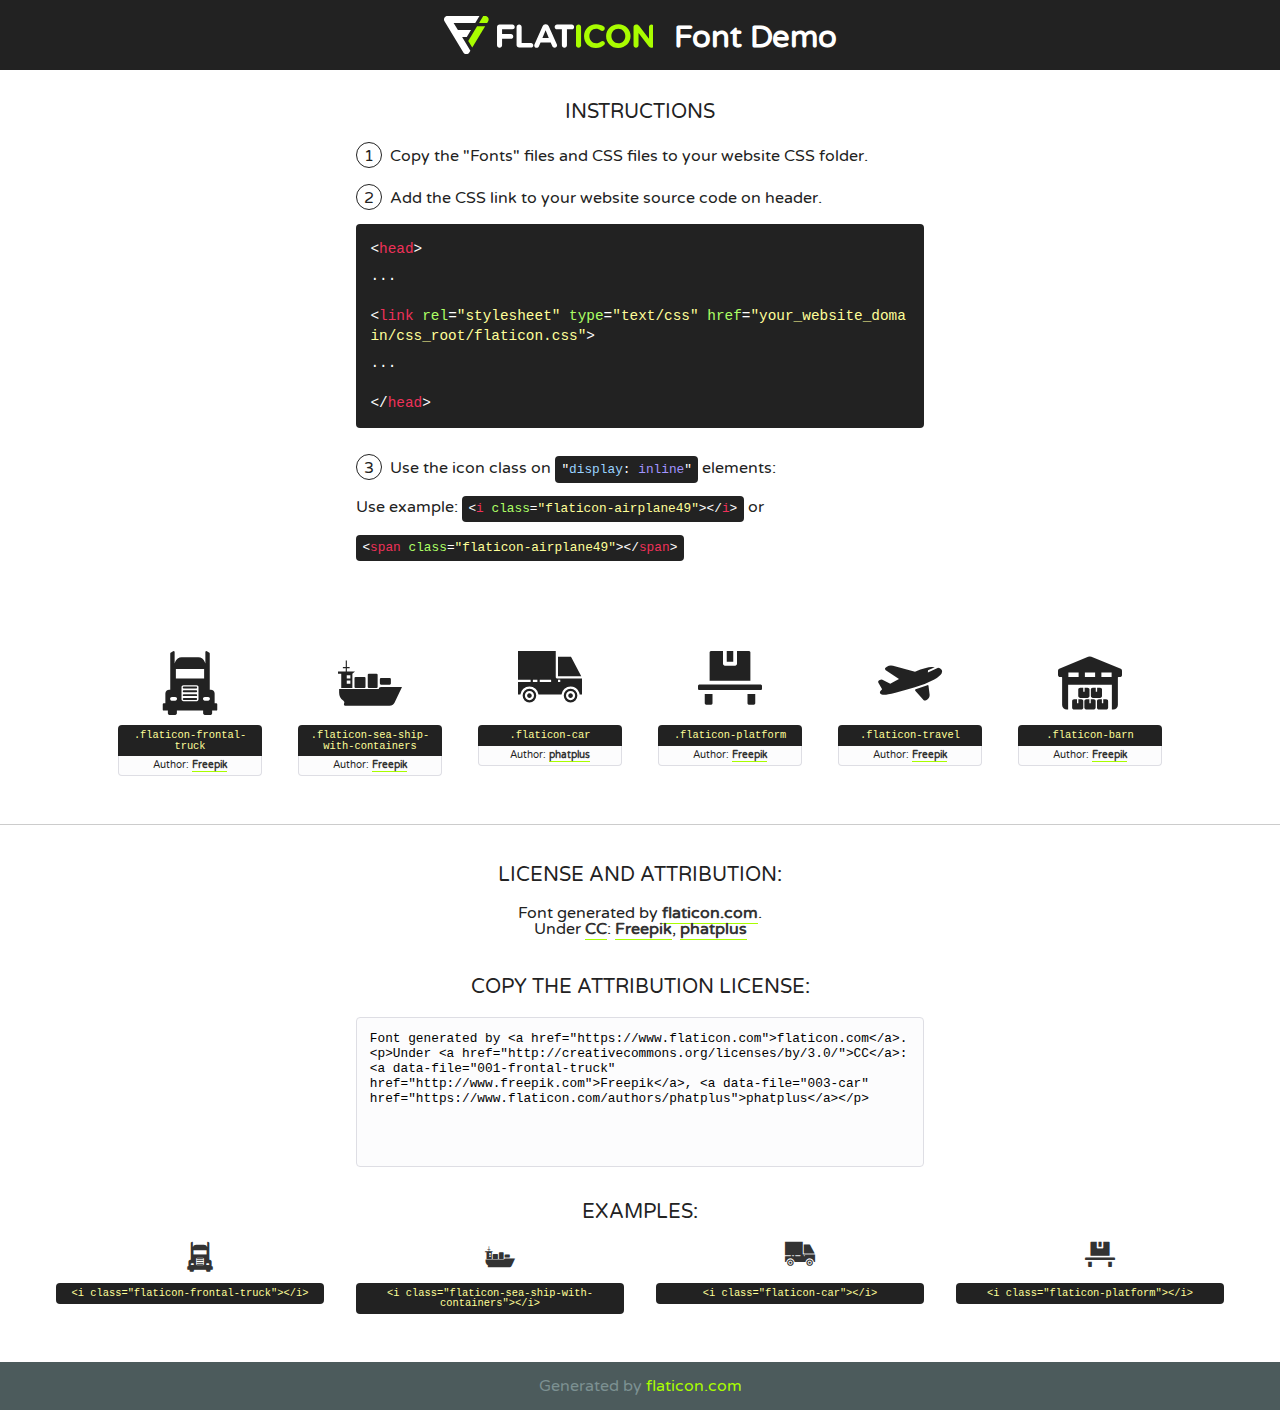
<file: miniblog/fonts/flaticon/font/flaticon.html>
<!DOCTYPE html>
<!--
  Flaticon icon font: Flaticon
  Creation date: 24/01/2019 09:02
-->
<html>
<!DOCTYPE html>
<html>

<head>
    <title>Flaticon WebFont</title>
    <link href="http://fonts.googleapis.com/css?family=Varela+Round" rel="stylesheet" type="text/css" />
    <link rel="stylesheet" type="text/css" href="flaticon.css">
    <meta charset="UTF-8">
    <style>
    html, body, div, span, applet, object, iframe,
    h1, h2, h3, h4, h5, h6, p, blockquote, pre,
    a, abbr, acronym, address, big, cite, code,
    del, dfn, em, img, ins, kbd, q, s, samp,
    small, strike, strong, sub, sup, tt, var,
    b, u, i, center,
    dl, dt, dd, ol, ul, li,
    fieldset, form, label, legend,
    table, caption, tbody, tfoot, thead, tr, th, td,
    article, aside, canvas, details, embed, 
    figure, figcaption, footer, header, hgroup, 
    menu, nav, output, ruby, section, summary,
    time, mark, audio, video {
        margin: 0;
        padding: 0;
        border: 0;
        font-size: 100%;
        font: inherit;
        vertical-align: baseline;
    }
    /* HTML5 display-role reset for older browsers */
    article, aside, details, figcaption, figure, 
    footer, header, hgroup, menu, nav, section {
        display: block;
    }
    body {
        line-height: 1;
    }
    ol, ul {
        list-style: none;
    }
    blockquote, q {
        quotes: none;
    }
    blockquote:before, blockquote:after,
    q:before, q:after {
        content: '';
        content: none;
    }
    table {
        border-collapse: collapse;
        border-spacing: 0;
    }
    body {
        font-family: 'Varela Round', Helvetica, Arial, sans-serif;
        font-size: 16px;
        color: #222;
    }
    a {
        color: #333;
        border-bottom: 1px solid #a9fd00;
        font-weight: bold;
        text-decoration: none;
    }
    * {
        -moz-box-sizing: border-box;
        -webkit-box-sizing: border-box;
        box-sizing: border-box;
        margin: 0;
        padding: 0;
    }
    [class^="flaticon-"]:before, [class*=" flaticon-"]:before, [class^="flaticon-"]:after, [class*=" flaticon-"]:after {
        font-family: Flaticon;
        font-size: 30px;
        font-style: normal;
        margin-left: 20px;
        color: #333;
    }
    .wrapper {
        max-width: 600px;
        margin: auto;
        padding: 0 1em;
    }
    .title {
        font-size: 1.25em;
        text-align: center;
        margin-bottom: 1em;
        text-transform: uppercase;
    }
    header {
        text-align: center;
        background-color: #222;
        color: #fff;
        padding: 1em;
    }
    header .logo {
        width: 210px;
        height: 38px;
        display: inline-block;
        vertical-align: middle;
        margin-right: 1em;
        border: none;
    }
    header strong {
        font-size: 1.95em;
        font-weight: bold;
        vertical-align: middle;
        margin-top: 5px;
        display: inline-block;
    }
    .demo {
        margin: 2em auto;
        line-height: 1.25em;
    }
    .demo ul li {
        margin-bottom: 1em;
    }
    .demo ul li .num {
        color: #222;
        border-radius: 20px;
        display: inline-block;
        width: 26px;
        padding: 3px;
        height: 26px;
        text-align: center;
        margin-right: 0.5em;
        border: 1px solid #222;
    }
    .demo ul li code {
        background-color: #222;
        border-radius: 4px;
        padding: 0.25em 0.5em;
        display: inline-block;
        color: #fff;
        font-family: Consolas,Monaco,Lucida Console,Liberation Mono,DejaVu Sans Mono,Bitstream Vera Sans Mono,Courier New, monospace;
        font-weight: lighter;
        margin-top: 1em;
        font-size: 0.8em;
        word-break: break-all;
    }
    .demo ul li code.big {
        padding: 1em;
        font-size: 0.9em;
    }
    .demo ul li code .red {
        color: #EF3159;
    }
    .demo ul li code .green {
        color: #ACFF65;
    }
    .demo ul li code .yellow {
        color: #FFFF99;
    }
    .demo ul li code .blue {
        color: #99D3FF;
    }
    .demo ul li code .purple {
        color: #A295FF;
    }
    .demo ul li code .dots {
        margin-top: 0.5em;
        display: block;
    }
    #glyphs {
        border-bottom: 1px solid #ccc;
        padding: 2em 0;
        text-align: center;
    }
    .glyph {
        display: inline-block;
        width: 9em;
        margin: 1em;
        text-align: center;
        vertical-align: top;
        background: #FFF;
    }
    .glyph .glyph-icon {
        padding: 10px;
        display: block;
        font-family:"Flaticon";
        font-size: 64px;
        line-height: 1;
    }
    .glyph .glyph-icon:before {
        font-size: 64px;
        color: #222;
        margin-left: 0;
    }
    .class-name {
        font-size: 0.65em;
        background-color: #222;
        color: #fff;
        border-radius: 4px 4px 0 0;
        padding: 0.5em;
        color: #FFFF99;
        font-family: Consolas,Monaco,Lucida Console,Liberation Mono,DejaVu Sans Mono,Bitstream Vera Sans Mono,Courier New, monospace;
    }
    .author-name {
        font-size: 0.6em;
        background-color: #fcfcfd;
        border: 1px solid #DEDEE4;
        border-top: 0;
        border-radius: 0 0 4px 4px;
        padding: 0.5em;
    }
    .class-name:last-child {
        font-size: 10px;
        color:#888;
    }
    .class-name:last-child a {
        font-size: 10px;
        color:#555;
    }
    .class-name:last-child a:hover {
        color:#a9fd00;
    }
    .glyph > input {
        display: block;
        width: 100px;
        margin: 5px auto;
        text-align: center;
        font-size: 12px;
        cursor: text;
    }
    .glyph > input.icon-input {
        font-family:"Flaticon";
        font-size: 16px;
        margin-bottom: 10px;
    }
    .attribution .title {
        margin-top: 2em;
    }
    .attribution textarea {
        background-color: #fcfcfd;
        padding: 1em;
        border: none;
        box-shadow: none;
        border: 1px solid #DEDEE4;
        border-radius: 4px;
        resize: none;
        width: 100%;
        height: 150px;
        font-size: 0.8em;
        font-family: Consolas,Monaco,Lucida Console,Liberation Mono,DejaVu Sans Mono,Bitstream Vera Sans Mono,Courier New, monospace;
        -webkit-appearance: none;
    }
    .iconsuse {
        margin: 2em auto;
        text-align: center;
        max-width: 1200px;
    }
    .iconsuse:after {
        content: '';
        display: table;
        clear: both;
    }
    .iconsuse .image {
        float: left;
        width: 25%;
        padding: 0 1em;
    }
    .iconsuse .image p {
        margin-bottom: 1em;
    }
    .iconsuse .image span {
        display: block;
        font-size: 0.65em;
        background-color: #222;
        color: #fff;
        border-radius: 4px;
        padding: 0.5em;
        color: #FFFF99;
        margin-top: 1em;
        font-family: Consolas,Monaco,Lucida Console,Liberation Mono,DejaVu Sans Mono,Bitstream Vera Sans Mono,Courier New, monospace;
    }
    #footer {
        text-align: center;
        background-color: #4C5B5C;
        color: #7c9192;
        padding: 1em;
    }
    #footer a {
        border: none;
        color: #a9fd00;
        font-weight: normal;
    }
    @media (max-width: 960px) {
        .iconsuse .image {
            width: 50%;
        }
    }
    @media (max-width: 560px) {
        .iconsuse .image {
            width: 100%;
        }
    }
    </style>
</head>

<body class="characters-off">

    <header>
        <a href="https://www.flaticon.com" target="_blank" class="logo">
            <svg version="1.1" xmlns="http://www.w3.org/2000/svg" xmlns:xlink="http://www.w3.org/1999/xlink" xmlns:a="http://ns.adobe.com/AdobeSVGViewerExtensions/3.0/" viewBox="0 0 560.875 102.036" enable-background="new 0 0 560.875 102.036" xml:space="preserve">
                <defs>
                </defs>
                <g>
                    <g class="letters">
                        <path fill="#ffffff" d="M141.596,29.675c0-3.777,2.985-6.767,6.764-6.767h34.438c3.426,0,6.15,2.728,6.15,6.15
                        c0,3.43-2.724,6.149-6.15,6.149h-27.674v13.091h23.719c3.429,0,6.151,2.724,6.151,6.15c0,3.43-2.723,6.149-6.151,6.149h-23.719
                        v17.574c0,3.773-2.986,6.761-6.764,6.761c-3.779,0-6.764-2.989-6.764-6.761V29.675z"></path>
                        <path fill="#ffffff" d="M193.844,29.149c0-3.781,2.985-6.767,6.764-6.767c3.776,0,6.763,2.985,6.763,6.767v42.957h25.039
                        c3.426,0,6.149,2.726,6.149,6.153c0,3.425-2.723,6.15-6.149,6.15h-31.802c-3.779,0-6.764-2.986-6.764-6.768V29.149z"></path>
                        <path fill="#ffffff" d="M241.891,75.71l21.438-48.407c1.492-3.341,4.215-5.357,7.906-5.357h0.792
                        c3.686,0,6.323,2.017,7.815,5.357l21.439,48.407c0.436,0.967,0.701,1.845,0.701,2.723c0,3.602-2.809,6.501-6.414,6.501
                        c-3.161,0-5.269-1.845-6.499-4.655l-4.132-9.661h-27.059l-4.301,10.102c-1.144,2.631-3.426,4.214-6.237,4.214
                        c-3.517,0-6.24-2.81-6.24-6.325C241.1,77.64,241.451,76.677,241.891,75.71z M279.932,58.666l-8.521-20.297l-8.526,20.297H279.932
                        z"></path>
                        <path fill="#ffffff" d="M314.864,35.387H301.86c-3.429,0-6.239-2.813-6.239-6.238c0-3.429,2.811-6.24,6.239-6.24h39.533
                        c3.426,0,6.237,2.811,6.237,6.24c0,3.425-2.811,6.238-6.237,6.238h-13.001v42.785c0,3.773-2.99,6.761-6.764,6.761
                        c-3.779,0-6.764-2.989-6.764-6.761V35.387z"></path>
                        <path fill="#A9FD00" d="M352.615,29.149c0-3.781,2.985-6.767,6.767-6.767c3.774,0,6.761,2.985,6.761,6.767v49.024
                        c0,3.773-2.987,6.761-6.761,6.761c-3.781,0-6.767-2.989-6.767-6.761V29.149z"></path>
                        <path fill="#A9FD00" d="M374.132,53.836v-0.179c0-17.481,13.178-31.801,32.065-31.801c9.22,0,15.459,2.458,20.557,6.238
                        c1.402,1.054,2.637,2.985,2.637,5.357c0,3.692-2.985,6.59-6.681,6.59c-1.845,0-3.071-0.702-4.044-1.319
                        c-3.776-2.813-7.729-4.393-12.562-4.393c-10.364,0-17.831,8.611-17.831,19.154v0.173c0,10.542,7.291,19.329,17.831,19.329
                        c5.715,0,9.492-1.756,13.359-4.834c1.049-0.874,2.458-1.491,4.039-1.491c3.429,0,6.325,2.813,6.325,6.236
                        c0,2.106-1.056,3.78-2.282,4.834c-5.539,4.834-12.036,7.733-21.878,7.733C387.572,85.464,374.132,71.493,374.132,53.836z"></path>
                        <path fill="#A9FD00" d="M433.009,53.836v-0.179c0-17.481,13.79-31.801,32.766-31.801c18.981,0,32.592,14.143,32.592,31.628v0.173
                        c0,17.483-13.785,31.807-32.769,31.807C446.625,85.464,433.009,71.32,433.009,53.836z M484.224,53.836v-0.179
                        c0-10.539-7.725-19.326-18.626-19.326c-10.893,0-18.449,8.611-18.449,19.154v0.173c0,10.542,7.73,19.329,18.626,19.329
                        C476.676,72.986,484.224,64.378,484.224,53.836z"></path>
                        <path fill="#A9FD00" d="M506.233,29.321c0-3.774,2.99-6.763,6.767-6.763h1.401c3.252,0,5.183,1.583,7.029,3.953l26.093,34.265
                        V29.059c0-3.692,2.99-6.677,6.681-6.677c3.683,0,6.671,2.985,6.671,6.677v48.934c0,3.78-2.987,6.765-6.764,6.765h-0.436
                        c-3.257,0-5.188-1.581-7.034-3.953l-27.056-35.492v32.944c0,3.687-2.985,6.676-6.678,6.676c-3.683,0-6.673-2.989-6.673-6.676
                        V29.321z"></path>
                    </g>
                    <g class="insignia">
                        <path fill="#ffffff" d="M48.372,56.137h12.517l11.156-18.537H37.186L25.688,18.539h57.825L94.668,0H9.271
                        C5.925,0,2.842,1.801,1.198,4.716c-1.644,2.907-1.593,6.482,0.134,9.343l50.38,83.501c1.678,2.781,4.689,4.476,7.938,4.476
                        c3.246,0,6.257-1.695,7.935-4.476l2.898-4.804L48.372,56.137z"></path>
                        <g class="i">
                            <path fill="#A9FD00" d="M93.575,18.539h0.031v0.004l21.652,0.004l2.705-4.488c1.727-2.861,1.778-6.436,0.133-9.343
                            C116.454,1.801,113.371,0,110.026,0h-5.294L93.575,18.539z"></path>
                            <polygon fill="#A9FD00" points="88.291,27.356 64.725,66.486 75.519,84.404 109.942,27.356"></polygon>
                        </g>
                    </g>
                </g>
            </svg>
        </a>
        <strong>Font Demo</strong>
    </header>


    <section class="demo wrapper">

        <p class="title">Instructions</p>

        <ul>
            <li>
                <span class="num">1</span>Copy the "Fonts" files and CSS files to your website CSS folder.
            </li>
            <li>
                <span class="num">2</span>Add the CSS link to your website source code on header.
                <code class="big">
                    &lt;<span class="red">head</span>&gt;
                    <br/><span class="dots">...</span>
                    <br/>&lt;<span class="red">link</span> <span class="green">rel</span>=<span class="yellow">"stylesheet"</span> <span class="green">type</span>=<span class="yellow">"text/css"</span> <span class="green">href</span>=<span class="yellow">"your_website_domain/css_root/flaticon.css"</span>&gt;
                    <br/><span class="dots">...</span>
                    <br/>&lt;/<span class="red">head</span>&gt;
                </code>
            </li>

            <li>
                <p>
                    <span class="num">3</span>Use the icon class on <code>"<span class="blue">display</span>:<span class="purple"> inline</span>"</code> elements:
                    <br />
                    Use example: <code>&lt;<span class="red">i</span> <span class="green">class</span>=<span class="yellow">&quot;flaticon-airplane49&quot;</span>&gt;&lt;/<span class="red">i</span>&gt;</code> or <code>&lt;<span class="red">span</span> <span class="green">class</span>=<span class="yellow">&quot;flaticon-airplane49&quot;</span>&gt;&lt;/<span class="red">span</span>&gt;</code>
            </li>
        </ul>

    </section>




   <section id="glyphs">          
    
      
        <div class="glyph"><div class="glyph-icon flaticon-frontal-truck"></div>
            <div class="class-name">.flaticon-frontal-truck</div>
            <div class="author-name">Author: <a data-file="001-frontal-truck" href="http://www.freepik.com">Freepik</a> </div> 
        </div>        
        
        <div class="glyph"><div class="glyph-icon flaticon-sea-ship-with-containers"></div>
            <div class="class-name">.flaticon-sea-ship-with-containers</div>
            <div class="author-name">Author: <a data-file="002-sea-ship-with-containers" href="http://www.freepik.com">Freepik</a> </div> 
        </div>        
        
        <div class="glyph"><div class="glyph-icon flaticon-car"></div>
            <div class="class-name">.flaticon-car</div>
            <div class="author-name">Author: <a data-file="003-car" href="https://www.flaticon.com/authors/phatplus">phatplus</a> </div> 
        </div>        
        
        <div class="glyph"><div class="glyph-icon flaticon-platform"></div>
            <div class="class-name">.flaticon-platform</div>
            <div class="author-name">Author: <a data-file="004-platform" href="http://www.freepik.com">Freepik</a> </div> 
        </div>        
        
        <div class="glyph"><div class="glyph-icon flaticon-travel"></div>
            <div class="class-name">.flaticon-travel</div>
            <div class="author-name">Author: <a data-file="005-travel" href="http://www.freepik.com">Freepik</a> </div> 
        </div>        
        
        <div class="glyph"><div class="glyph-icon flaticon-barn"></div>
            <div class="class-name">.flaticon-barn</div>
            <div class="author-name">Author: <a data-file="006-barn" href="http://www.freepik.com">Freepik</a> </div> 
        </div>        
        

    </section>



    <section class="attribution wrapper"   style="text-align:center;">

      <div class="title">License and attribution:</div><div class="attrDiv">Font generated by <a href="https://www.flaticon.com">flaticon.com</a>. <div><p>Under <a href="http://creativecommons.org/licenses/by/3.0/">CC</a>: <a data-file="001-frontal-truck" href="http://www.freepik.com">Freepik</a>, <a data-file="003-car" href="https://www.flaticon.com/authors/phatplus">phatplus</a></p>  </div>
      </div>
      <div class="title">Copy the Attribution License:</div>

    <textarea onclick="this.focus();this.select();">Font generated by &lt;a href=&quot;https://www.flaticon.com&quot;&gt;flaticon.com&lt;/a&gt;. <p>Under <a href="http://creativecommons.org/licenses/by/3.0/">CC</a>: <a data-file="001-frontal-truck" href="http://www.freepik.com">Freepik</a>, <a data-file="003-car" href="https://www.flaticon.com/authors/phatplus">phatplus</a></p>  
     </textarea>

    </section>

    <section class="iconsuse">

          <div class="title">Examples:</div>            
             
            <div class="image">
                <p>
                    <i class="glyph-icon flaticon-frontal-truck"></i> 
                    <span>&lt;i class=&quot;flaticon-frontal-truck&quot;&gt;&lt;/i&gt;</span>
                </p>
            </div>
            
            <div class="image">
                <p>
                    <i class="glyph-icon flaticon-sea-ship-with-containers"></i> 
                    <span>&lt;i class=&quot;flaticon-sea-ship-with-containers&quot;&gt;&lt;/i&gt;</span>
                </p>
            </div>
            
            <div class="image">
                <p>
                    <i class="glyph-icon flaticon-car"></i> 
                    <span>&lt;i class=&quot;flaticon-car&quot;&gt;&lt;/i&gt;</span>
                </p>
            </div>
            
            <div class="image">
                <p>
                    <i class="glyph-icon flaticon-platform"></i> 
                    <span>&lt;i class=&quot;flaticon-platform&quot;&gt;&lt;/i&gt;</span>
                </p>
            </div>
                       
        </div>
                            
    </section>

<div id="footer">
    <div>Generated by <a href="https://www.flaticon.com">flaticon.com</a>
    </div>
</div>



</body>
</html>
</file>
<file: miniblog/fonts/icomoon/style.css>
@font-face {
  font-family: 'icomoon';
  src:  url('fonts/icomoon.eot?10si43');
  src:  url('fonts/icomoon.eot?10si43#iefix') format('embedded-opentype'),
    url('fonts/icomoon.ttf?10si43') format('truetype'),
    url('fonts/icomoon.woff?10si43') format('woff'),
    url('fonts/icomoon.svg?10si43#icomoon') format('svg');
  font-weight: normal;
  font-style: normal;
}

[class^="icon-"], [class*=" icon-"] {
  /* use !important to prevent issues with browser extensions that change fonts */
  font-family: 'icomoon' !important;
  speak: none;
  font-style: normal;
  font-weight: normal;
  font-variant: normal;
  text-transform: none;
  line-height: 1;

  /* Better Font Rendering =========== */
  -webkit-font-smoothing: antialiased;
  -moz-osx-font-smoothing: grayscale;
}

.icon-asterisk:before {
  content: "\f069";
}
.icon-plus:before {
  content: "\f067";
}
.icon-question:before {
  content: "\f128";
}
.icon-minus:before {
  content: "\f068";
}
.icon-glass:before {
  content: "\f000";
}
.icon-music:before {
  content: "\f001";
}
.icon-search:before {
  content: "\f002";
}
.icon-envelope-o:before {
  content: "\f003";
}
.icon-heart:before {
  content: "\f004";
}
.icon-star:before {
  content: "\f005";
}
.icon-star-o:before {
  content: "\f006";
}
.icon-user:before {
  content: "\f007";
}
.icon-film:before {
  content: "\f008";
}
.icon-th-large:before {
  content: "\f009";
}
.icon-th:before {
  content: "\f00a";
}
.icon-th-list:before {
  content: "\f00b";
}
.icon-check:before {
  content: "\f00c";
}
.icon-close:before {
  content: "\f00d";
}
.icon-remove:before {
  content: "\f00d";
}
.icon-times:before {
  content: "\f00d";
}
.icon-search-plus:before {
  content: "\f00e";
}
.icon-search-minus:before {
  content: "\f010";
}
.icon-power-off:before {
  content: "\f011";
}
.icon-signal:before {
  content: "\f012";
}
.icon-cog:before {
  content: "\f013";
}
.icon-gear:before {
  content: "\f013";
}
.icon-trash-o:before {
  content: "\f014";
}
.icon-home:before {
  content: "\f015";
}
.icon-file-o:before {
  content: "\f016";
}
.icon-clock-o:before {
  content: "\f017";
}
.icon-road:before {
  content: "\f018";
}
.icon-download:before {
  content: "\f019";
}
.icon-arrow-circle-o-down:before {
  content: "\f01a";
}
.icon-arrow-circle-o-up:before {
  content: "\f01b";
}
.icon-inbox:before {
  content: "\f01c";
}
.icon-play-circle-o:before {
  content: "\f01d";
}
.icon-repeat:before {
  content: "\f01e";
}
.icon-rotate-right:before {
  content: "\f01e";
}
.icon-refresh:before {
  content: "\f021";
}
.icon-list-alt:before {
  content: "\f022";
}
.icon-lock:before {
  content: "\f023";
}
.icon-flag:before {
  content: "\f024";
}
.icon-headphones:before {
  content: "\f025";
}
.icon-volume-off:before {
  content: "\f026";
}
.icon-volume-down:before {
  content: "\f027";
}
.icon-volume-up:before {
  content: "\f028";
}
.icon-qrcode:before {
  content: "\f029";
}
.icon-barcode:before {
  content: "\f02a";
}
.icon-tag:before {
  content: "\f02b";
}
.icon-tags:before {
  content: "\f02c";
}
.icon-book:before {
  content: "\f02d";
}
.icon-bookmark:before {
  content: "\f02e";
}
.icon-print:before {
  content: "\f02f";
}
.icon-camera:before {
  content: "\f030";
}
.icon-font:before {
  content: "\f031";
}
.icon-bold:before {
  content: "\f032";
}
.icon-italic:before {
  content: "\f033";
}
.icon-text-height:before {
  content: "\f034";
}
.icon-text-width:before {
  content: "\f035";
}
.icon-align-left:before {
  content: "\f036";
}
.icon-align-center:before {
  content: "\f037";
}
.icon-align-right:before {
  content: "\f038";
}
.icon-align-justify:before {
  content: "\f039";
}
.icon-list:before {
  content: "\f03a";
}
.icon-dedent:before {
  content: "\f03b";
}
.icon-outdent:before {
  content: "\f03b";
}
.icon-indent:before {
  content: "\f03c";
}
.icon-video-camera:before {
  content: "\f03d";
}
.icon-image:before {
  content: "\f03e";
}
.icon-photo:before {
  content: "\f03e";
}
.icon-picture-o:before {
  content: "\f03e";
}
.icon-pencil:before {
  content: "\f040";
}
.icon-map-marker:before {
  content: "\f041";
}
.icon-adjust:before {
  content: "\f042";
}
.icon-tint:before {
  content: "\f043";
}
.icon-edit:before {
  content: "\f044";
}
.icon-pencil-square-o:before {
  content: "\f044";
}
.icon-share-square-o:before {
  content: "\f045";
}
.icon-check-square-o:before {
  content: "\f046";
}
.icon-arrows:before {
  content: "\f047";
}
.icon-step-backward:before {
  content: "\f048";
}
.icon-fast-backward:before {
  content: "\f049";
}
.icon-backward:before {
  content: "\f04a";
}
.icon-play:before {
  content: "\f04b";
}
.icon-pause:before {
  content: "\f04c";
}
.icon-stop:before {
  content: "\f04d";
}
.icon-forward:before {
  content: "\f04e";
}
.icon-fast-forward:before {
  content: "\f050";
}
.icon-step-forward:before {
  content: "\f051";
}
.icon-eject:before {
  content: "\f052";
}
.icon-chevron-left:before {
  content: "\f053";
}
.icon-chevron-right:before {
  content: "\f054";
}
.icon-plus-circle:before {
  content: "\f055";
}
.icon-minus-circle:before {
  content: "\f056";
}
.icon-times-circle:before {
  content: "\f057";
}
.icon-check-circle:before {
  content: "\f058";
}
.icon-question-circle:before {
  content: "\f059";
}
.icon-info-circle:before {
  content: "\f05a";
}
.icon-crosshairs:before {
  content: "\f05b";
}
.icon-times-circle-o:before {
  content: "\f05c";
}
.icon-check-circle-o:before {
  content: "\f05d";
}
.icon-ban:before {
  content: "\f05e";
}
.icon-arrow-left:before {
  content: "\f060";
}
.icon-arrow-right:before {
  content: "\f061";
}
.icon-arrow-up:before {
  content: "\f062";
}
.icon-arrow-down:before {
  content: "\f063";
}
.icon-mail-forward:before {
  content: "\f064";
}
.icon-share:before {
  content: "\f064";
}
.icon-expand:before {
  content: "\f065";
}
.icon-compress:before {
  content: "\f066";
}
.icon-exclamation-circle:before {
  content: "\f06a";
}
.icon-gift:before {
  content: "\f06b";
}
.icon-leaf:before {
  content: "\f06c";
}
.icon-fire:before {
  content: "\f06d";
}
.icon-eye:before {
  content: "\f06e";
}
.icon-eye-slash:before {
  content: "\f070";
}
.icon-exclamation-triangle:before {
  content: "\f071";
}
.icon-warning:before {
  content: "\f071";
}
.icon-plane:before {
  content: "\f072";
}
.icon-calendar:before {
  content: "\f073";
}
.icon-random:before {
  content: "\f074";
}
.icon-comment:before {
  content: "\f075";
}
.icon-magnet:before {
  content: "\f076";
}
.icon-chevron-up:before {
  content: "\f077";
}
.icon-chevron-down:before {
  content: "\f078";
}
.icon-retweet:before {
  content: "\f079";
}
.icon-shopping-cart:before {
  content: "\f07a";
}
.icon-folder:before {
  content: "\f07b";
}
.icon-folder-open:before {
  content: "\f07c";
}
.icon-arrows-v:before {
  content: "\f07d";
}
.icon-arrows-h:before {
  content: "\f07e";
}
.icon-bar-chart:before {
  content: "\f080";
}
.icon-bar-chart-o:before {
  content: "\f080";
}
.icon-twitter-square:before {
  content: "\f081";
}
.icon-facebook-square:before {
  content: "\f082";
}
.icon-camera-retro:before {
  content: "\f083";
}
.icon-key:before {
  content: "\f084";
}
.icon-cogs:before {
  content: "\f085";
}
.icon-gears:before {
  content: "\f085";
}
.icon-comments:before {
  content: "\f086";
}
.icon-thumbs-o-up:before {
  content: "\f087";
}
.icon-thumbs-o-down:before {
  content: "\f088";
}
.icon-star-half:before {
  content: "\f089";
}
.icon-heart-o:before {
  content: "\f08a";
}
.icon-sign-out:before {
  content: "\f08b";
}
.icon-linkedin-square:before {
  content: "\f08c";
}
.icon-thumb-tack:before {
  content: "\f08d";
}
.icon-external-link:before {
  content: "\f08e";
}
.icon-sign-in:before {
  content: "\f090";
}
.icon-trophy:before {
  content: "\f091";
}
.icon-github-square:before {
  content: "\f092";
}
.icon-upload:before {
  content: "\f093";
}
.icon-lemon-o:before {
  content: "\f094";
}
.icon-phone:before {
  content: "\f095";
}
.icon-square-o:before {
  content: "\f096";
}
.icon-bookmark-o:before {
  content: "\f097";
}
.icon-phone-square:before {
  content: "\f098";
}
.icon-twitter:before {
  content: "\f099";
}
.icon-facebook:before {
  content: "\f09a";
}
.icon-facebook-f:before {
  content: "\f09a";
}
.icon-github:before {
  content: "\f09b";
}
.icon-unlock:before {
  content: "\f09c";
}
.icon-credit-card:before {
  content: "\f09d";
}
.icon-feed:before {
  content: "\f09e";
}
.icon-rss:before {
  content: "\f09e";
}
.icon-hdd-o:before {
  content: "\f0a0";
}
.icon-bullhorn:before {
  content: "\f0a1";
}
.icon-bell-o:before {
  content: "\f0a2";
}
.icon-certificate:before {
  content: "\f0a3";
}
.icon-hand-o-right:before {
  content: "\f0a4";
}
.icon-hand-o-left:before {
  content: "\f0a5";
}
.icon-hand-o-up:before {
  content: "\f0a6";
}
.icon-hand-o-down:before {
  content: "\f0a7";
}
.icon-arrow-circle-left:before {
  content: "\f0a8";
}
.icon-arrow-circle-right:before {
  content: "\f0a9";
}
.icon-arrow-circle-up:before {
  content: "\f0aa";
}
.icon-arrow-circle-down:before {
  content: "\f0ab";
}
.icon-globe:before {
  content: "\f0ac";
}
.icon-wrench:before {
  content: "\f0ad";
}
.icon-tasks:before {
  content: "\f0ae";
}
.icon-filter:before {
  content: "\f0b0";
}
.icon-briefcase:before {
  content: "\f0b1";
}
.icon-arrows-alt:before {
  content: "\f0b2";
}
.icon-group:before {
  content: "\f0c0";
}
.icon-users:before {
  content: "\f0c0";
}
.icon-chain:before {
  content: "\f0c1";
}
.icon-link:before {
  content: "\f0c1";
}
.icon-cloud:before {
  content: "\f0c2";
}
.icon-flask:before {
  content: "\f0c3";
}
.icon-cut:before {
  content: "\f0c4";
}
.icon-scissors:before {
  content: "\f0c4";
}
.icon-copy:before {
  content: "\f0c5";
}
.icon-files-o:before {
  content: "\f0c5";
}
.icon-paperclip:before {
  content: "\f0c6";
}
.icon-floppy-o:before {
  content: "\f0c7";
}
.icon-save:before {
  content: "\f0c7";
}
.icon-square:before {
  content: "\f0c8";
}
.icon-bars:before {
  content: "\f0c9";
}
.icon-navicon:before {
  content: "\f0c9";
}
.icon-reorder:before {
  content: "\f0c9";
}
.icon-list-ul:before {
  content: "\f0ca";
}
.icon-list-ol:before {
  content: "\f0cb";
}
.icon-strikethrough:before {
  content: "\f0cc";
}
.icon-underline:before {
  content: "\f0cd";
}
.icon-table:before {
  content: "\f0ce";
}
.icon-magic:before {
  content: "\f0d0";
}
.icon-truck:before {
  content: "\f0d1";
}
.icon-pinterest:before {
  content: "\f0d2";
}
.icon-pinterest-square:before {
  content: "\f0d3";
}
.icon-google-plus-square:before {
  content: "\f0d4";
}
.icon-google-plus:before {
  content: "\f0d5";
}
.icon-money:before {
  content: "\f0d6";
}
.icon-caret-down:before {
  content: "\f0d7";
}
.icon-caret-up:before {
  content: "\f0d8";
}
.icon-caret-left:before {
  content: "\f0d9";
}
.icon-caret-right:before {
  content: "\f0da";
}
.icon-columns:before {
  content: "\f0db";
}
.icon-sort:before {
  content: "\f0dc";
}
.icon-unsorted:before {
  content: "\f0dc";
}
.icon-sort-desc:before {
  content: "\f0dd";
}
.icon-sort-down:before {
  content: "\f0dd";
}
.icon-sort-asc:before {
  content: "\f0de";
}
.icon-sort-up:before {
  content: "\f0de";
}
.icon-envelope:before {
  content: "\f0e0";
}
.icon-linkedin:before {
  content: "\f0e1";
}
.icon-rotate-left:before {
  content: "\f0e2";
}
.icon-undo:before {
  content: "\f0e2";
}
.icon-gavel:before {
  content: "\f0e3";
}
.icon-legal:before {
  content: "\f0e3";
}
.icon-dashboard:before {
  content: "\f0e4";
}
.icon-tachometer:before {
  content: "\f0e4";
}
.icon-comment-o:before {
  content: "\f0e5";
}
.icon-comments-o:before {
  content: "\f0e6";
}
.icon-bolt:before {
  content: "\f0e7";
}
.icon-flash:before {
  content: "\f0e7";
}
.icon-sitemap:before {
  content: "\f0e8";
}
.icon-umbrella:before {
  content: "\f0e9";
}
.icon-clipboard:before {
  content: "\f0ea";
}
.icon-paste:before {
  content: "\f0ea";
}
.icon-lightbulb-o:before {
  content: "\f0eb";
}
.icon-exchange:before {
  content: "\f0ec";
}
.icon-cloud-download:before {
  content: "\f0ed";
}
.icon-cloud-upload:before {
  content: "\f0ee";
}
.icon-user-md:before {
  content: "\f0f0";
}
.icon-stethoscope:before {
  content: "\f0f1";
}
.icon-suitcase:before {
  content: "\f0f2";
}
.icon-bell:before {
  content: "\f0f3";
}
.icon-coffee:before {
  content: "\f0f4";
}
.icon-cutlery:before {
  content: "\f0f5";
}
.icon-file-text-o:before {
  content: "\f0f6";
}
.icon-building-o:before {
  content: "\f0f7";
}
.icon-hospital-o:before {
  content: "\f0f8";
}
.icon-ambulance:before {
  content: "\f0f9";
}
.icon-medkit:before {
  content: "\f0fa";
}
.icon-fighter-jet:before {
  content: "\f0fb";
}
.icon-beer:before {
  content: "\f0fc";
}
.icon-h-square:before {
  content: "\f0fd";
}
.icon-plus-square:before {
  content: "\f0fe";
}
.icon-angle-double-left:before {
  content: "\f100";
}
.icon-angle-double-right:before {
  content: "\f101";
}
.icon-angle-double-up:before {
  content: "\f102";
}
.icon-angle-double-down:before {
  content: "\f103";
}
.icon-angle-left:before {
  content: "\f104";
}
.icon-angle-right:before {
  content: "\f105";
}
.icon-angle-up:before {
  content: "\f106";
}
.icon-angle-down:before {
  content: "\f107";
}
.icon-desktop:before {
  content: "\f108";
}
.icon-laptop:before {
  content: "\f109";
}
.icon-tablet:before {
  content: "\f10a";
}
.icon-mobile:before {
  content: "\f10b";
}
.icon-mobile-phone:before {
  content: "\f10b";
}
.icon-circle-o:before {
  content: "\f10c";
}
.icon-quote-left:before {
  content: "\f10d";
}
.icon-quote-right:before {
  content: "\f10e";
}
.icon-spinner:before {
  content: "\f110";
}
.icon-circle:before {
  content: "\f111";
}
.icon-mail-reply:before {
  content: "\f112";
}
.icon-reply:before {
  content: "\f112";
}
.icon-github-alt:before {
  content: "\f113";
}
.icon-folder-o:before {
  content: "\f114";
}
.icon-folder-open-o:before {
  content: "\f115";
}
.icon-smile-o:before {
  content: "\f118";
}
.icon-frown-o:before {
  content: "\f119";
}
.icon-meh-o:before {
  content: "\f11a";
}
.icon-gamepad:before {
  content: "\f11b";
}
.icon-keyboard-o:before {
  content: "\f11c";
}
.icon-flag-o:before {
  content: "\f11d";
}
.icon-flag-checkered:before {
  content: "\f11e";
}
.icon-terminal:before {
  content: "\f120";
}
.icon-code:before {
  content: "\f121";
}
.icon-mail-reply-all:before {
  content: "\f122";
}
.icon-reply-all:before {
  content: "\f122";
}
.icon-star-half-empty:before {
  content: "\f123";
}
.icon-star-half-full:before {
  content: "\f123";
}
.icon-star-half-o:before {
  content: "\f123";
}
.icon-location-arrow:before {
  content: "\f124";
}
.icon-crop:before {
  content: "\f125";
}
.icon-code-fork:before {
  content: "\f126";
}
.icon-chain-broken:before {
  content: "\f127";
}
.icon-unlink:before {
  content: "\f127";
}
.icon-info:before {
  content: "\f129";
}
.icon-exclamation:before {
  content: "\f12a";
}
.icon-superscript:before {
  content: "\f12b";
}
.icon-subscript:before {
  content: "\f12c";
}
.icon-eraser:before {
  content: "\f12d";
}
.icon-puzzle-piece:before {
  content: "\f12e";
}
.icon-microphone:before {
  content: "\f130";
}
.icon-microphone-slash:before {
  content: "\f131";
}
.icon-shield:before {
  content: "\f132";
}
.icon-calendar-o:before {
  content: "\f133";
}
.icon-fire-extinguisher:before {
  content: "\f134";
}
.icon-rocket:before {
  content: "\f135";
}
.icon-maxcdn:before {
  content: "\f136";
}
.icon-chevron-circle-left:before {
  content: "\f137";
}
.icon-chevron-circle-right:before {
  content: "\f138";
}
.icon-chevron-circle-up:before {
  content: "\f139";
}
.icon-chevron-circle-down:before {
  content: "\f13a";
}
.icon-html5:before {
  content: "\f13b";
}
.icon-css3:before {
  content: "\f13c";
}
.icon-anchor:before {
  content: "\f13d";
}
.icon-unlock-alt:before {
  content: "\f13e";
}
.icon-bullseye:before {
  content: "\f140";
}
.icon-ellipsis-h:before {
  content: "\f141";
}
.icon-ellipsis-v:before {
  content: "\f142";
}
.icon-rss-square:before {
  content: "\f143";
}
.icon-play-circle:before {
  content: "\f144";
}
.icon-ticket:before {
  content: "\f145";
}
.icon-minus-square:before {
  content: "\f146";
}
.icon-minus-square-o:before {
  content: "\f147";
}
.icon-level-up:before {
  content: "\f148";
}
.icon-level-down:before {
  content: "\f149";
}
.icon-check-square:before {
  content: "\f14a";
}
.icon-pencil-square:before {
  content: "\f14b";
}
.icon-external-link-square:before {
  content: "\f14c";
}
.icon-share-square:before {
  content: "\f14d";
}
.icon-compass:before {
  content: "\f14e";
}
.icon-caret-square-o-down:before {
  content: "\f150";
}
.icon-toggle-down:before {
  content: "\f150";
}
.icon-caret-square-o-up:before {
  content: "\f151";
}
.icon-toggle-up:before {
  content: "\f151";
}
.icon-caret-square-o-right:before {
  content: "\f152";
}
.icon-toggle-right:before {
  content: "\f152";
}
.icon-eur:before {
  content: "\f153";
}
.icon-euro:before {
  content: "\f153";
}
.icon-gbp:before {
  content: "\f154";
}
.icon-dollar:before {
  content: "\f155";
}
.icon-usd:before {
  content: "\f155";
}
.icon-inr:before {
  content: "\f156";
}
.icon-rupee:before {
  content: "\f156";
}
.icon-cny:before {
  content: "\f157";
}
.icon-jpy:before {
  content: "\f157";
}
.icon-rmb:before {
  content: "\f157";
}
.icon-yen:before {
  content: "\f157";
}
.icon-rouble:before {
  content: "\f158";
}
.icon-rub:before {
  content: "\f158";
}
.icon-ruble:before {
  content: "\f158";
}
.icon-krw:before {
  content: "\f159";
}
.icon-won:before {
  content: "\f159";
}
.icon-bitcoin:before {
  content: "\f15a";
}
.icon-btc:before {
  content: "\f15a";
}
.icon-file:before {
  content: "\f15b";
}
.icon-file-text:before {
  content: "\f15c";
}
.icon-sort-alpha-asc:before {
  content: "\f15d";
}
.icon-sort-alpha-desc:before {
  content: "\f15e";
}
.icon-sort-amount-asc:before {
  content: "\f160";
}
.icon-sort-amount-desc:before {
  content: "\f161";
}
.icon-sort-numeric-asc:before {
  content: "\f162";
}
.icon-sort-numeric-desc:before {
  content: "\f163";
}
.icon-thumbs-up:before {
  content: "\f164";
}
.icon-thumbs-down:before {
  content: "\f165";
}
.icon-youtube-square:before {
  content: "\f166";
}
.icon-youtube:before {
  content: "\f167";
}
.icon-xing:before {
  content: "\f168";
}
.icon-xing-square:before {
  content: "\f169";
}
.icon-youtube-play:before {
  content: "\f16a";
}
.icon-dropbox:before {
  content: "\f16b";
}
.icon-stack-overflow:before {
  content: "\f16c";
}
.icon-instagram:before {
  content: "\f16d";
}
.icon-flickr:before {
  content: "\f16e";
}
.icon-adn:before {
  content: "\f170";
}
.icon-bitbucket:before {
  content: "\f171";
}
.icon-bitbucket-square:before {
  content: "\f172";
}
.icon-tumblr:before {
  content: "\f173";
}
.icon-tumblr-square:before {
  content: "\f174";
}
.icon-long-arrow-down:before {
  content: "\f175";
}
.icon-long-arrow-up:before {
  content: "\f176";
}
.icon-long-arrow-left:before {
  content: "\f177";
}
.icon-long-arrow-right:before {
  content: "\f178";
}
.icon-apple:before {
  content: "\f179";
}
.icon-windows:before {
  content: "\f17a";
}
.icon-android:before {
  content: "\f17b";
}
.icon-linux:before {
  content: "\f17c";
}
.icon-dribbble:before {
  content: "\f17d";
}
.icon-skype:before {
  content: "\f17e";
}
.icon-foursquare:before {
  content: "\f180";
}
.icon-trello:before {
  content: "\f181";
}
.icon-female:before {
  content: "\f182";
}
.icon-male:before {
  content: "\f183";
}
.icon-gittip:before {
  content: "\f184";
}
.icon-gratipay:before {
  content: "\f184";
}
.icon-sun-o:before {
  content: "\f185";
}
.icon-moon-o:before {
  content: "\f186";
}
.icon-archive:before {
  content: "\f187";
}
.icon-bug:before {
  content: "\f188";
}
.icon-vk:before {
  content: "\f189";
}
.icon-weibo:before {
  content: "\f18a";
}
.icon-renren:before {
  content: "\f18b";
}
.icon-pagelines:before {
  content: "\f18c";
}
.icon-stack-exchange:before {
  content: "\f18d";
}
.icon-arrow-circle-o-right:before {
  content: "\f18e";
}
.icon-arrow-circle-o-left:before {
  content: "\f190";
}
.icon-caret-square-o-left:before {
  content: "\f191";
}
.icon-toggle-left:before {
  content: "\f191";
}
.icon-dot-circle-o:before {
  content: "\f192";
}
.icon-wheelchair:before {
  content: "\f193";
}
.icon-vimeo-square:before {
  content: "\f194";
}
.icon-try:before {
  content: "\f195";
}
.icon-turkish-lira:before {
  content: "\f195";
}
.icon-plus-square-o:before {
  content: "\f196";
}
.icon-space-shuttle:before {
  content: "\f197";
}
.icon-slack:before {
  content: "\f198";
}
.icon-envelope-square:before {
  content: "\f199";
}
.icon-wordpress:before {
  content: "\f19a";
}
.icon-openid:before {
  content: "\f19b";
}
.icon-bank:before {
  content: "\f19c";
}
.icon-institution:before {
  content: "\f19c";
}
.icon-university:before {
  content: "\f19c";
}
.icon-graduation-cap:before {
  content: "\f19d";
}
.icon-mortar-board:before {
  content: "\f19d";
}
.icon-yahoo:before {
  content: "\f19e";
}
.icon-google:before {
  content: "\f1a0";
}
.icon-reddit:before {
  content: "\f1a1";
}
.icon-reddit-square:before {
  content: "\f1a2";
}
.icon-stumbleupon-circle:before {
  content: "\f1a3";
}
.icon-stumbleupon:before {
  content: "\f1a4";
}
.icon-delicious:before {
  content: "\f1a5";
}
.icon-digg:before {
  content: "\f1a6";
}
.icon-pied-piper-pp:before {
  content: "\f1a7";
}
.icon-pied-piper-alt:before {
  content: "\f1a8";
}
.icon-drupal:before {
  content: "\f1a9";
}
.icon-joomla:before {
  content: "\f1aa";
}
.icon-language:before {
  content: "\f1ab";
}
.icon-fax:before {
  content: "\f1ac";
}
.icon-building:before {
  content: "\f1ad";
}
.icon-child:before {
  content: "\f1ae";
}
.icon-paw:before {
  content: "\f1b0";
}
.icon-spoon:before {
  content: "\f1b1";
}
.icon-cube:before {
  content: "\f1b2";
}
.icon-cubes:before {
  content: "\f1b3";
}
.icon-behance:before {
  content: "\f1b4";
}
.icon-behance-square:before {
  content: "\f1b5";
}
.icon-steam:before {
  content: "\f1b6";
}
.icon-steam-square:before {
  content: "\f1b7";
}
.icon-recycle:before {
  content: "\f1b8";
}
.icon-automobile:before {
  content: "\f1b9";
}
.icon-car:before {
  content: "\f1b9";
}
.icon-cab:before {
  content: "\f1ba";
}
.icon-taxi:before {
  content: "\f1ba";
}
.icon-tree:before {
  content: "\f1bb";
}
.icon-spotify:before {
  content: "\f1bc";
}
.icon-deviantart:before {
  content: "\f1bd";
}
.icon-soundcloud:before {
  content: "\f1be";
}
.icon-database:before {
  content: "\f1c0";
}
.icon-file-pdf-o:before {
  content: "\f1c1";
}
.icon-file-word-o:before {
  content: "\f1c2";
}
.icon-file-excel-o:before {
  content: "\f1c3";
}
.icon-file-powerpoint-o:before {
  content: "\f1c4";
}
.icon-file-image-o:before {
  content: "\f1c5";
}
.icon-file-photo-o:before {
  content: "\f1c5";
}
.icon-file-picture-o:before {
  content: "\f1c5";
}
.icon-file-archive-o:before {
  content: "\f1c6";
}
.icon-file-zip-o:before {
  content: "\f1c6";
}
.icon-file-audio-o:before {
  content: "\f1c7";
}
.icon-file-sound-o:before {
  content: "\f1c7";
}
.icon-file-movie-o:before {
  content: "\f1c8";
}
.icon-file-video-o:before {
  content: "\f1c8";
}
.icon-file-code-o:before {
  content: "\f1c9";
}
.icon-vine:before {
  content: "\f1ca";
}
.icon-codepen:before {
  content: "\f1cb";
}
.icon-jsfiddle:before {
  content: "\f1cc";
}
.icon-life-bouy:before {
  content: "\f1cd";
}
.icon-life-buoy:before {
  content: "\f1cd";
}
.icon-life-ring:before {
  content: "\f1cd";
}
.icon-life-saver:before {
  content: "\f1cd";
}
.icon-support:before {
  content: "\f1cd";
}
.icon-circle-o-notch:before {
  content: "\f1ce";
}
.icon-ra:before {
  content: "\f1d0";
}
.icon-rebel:before {
  content: "\f1d0";
}
.icon-resistance:before {
  content: "\f1d0";
}
.icon-empire:before {
  content: "\f1d1";
}
.icon-ge:before {
  content: "\f1d1";
}
.icon-git-square:before {
  content: "\f1d2";
}
.icon-git:before {
  content: "\f1d3";
}
.icon-hacker-news:before {
  content: "\f1d4";
}
.icon-y-combinator-square:before {
  content: "\f1d4";
}
.icon-yc-square:before {
  content: "\f1d4";
}
.icon-tencent-weibo:before {
  content: "\f1d5";
}
.icon-qq:before {
  content: "\f1d6";
}
.icon-wechat:before {
  content: "\f1d7";
}
.icon-weixin:before {
  content: "\f1d7";
}
.icon-paper-plane:before {
  content: "\f1d8";
}
.icon-send:before {
  content: "\f1d8";
}
.icon-paper-plane-o:before {
  content: "\f1d9";
}
.icon-send-o:before {
  content: "\f1d9";
}
.icon-history:before {
  content: "\f1da";
}
.icon-circle-thin:before {
  content: "\f1db";
}
.icon-header:before {
  content: "\f1dc";
}
.icon-paragraph:before {
  content: "\f1dd";
}
.icon-sliders:before {
  content: "\f1de";
}
.icon-share-alt:before {
  content: "\f1e0";
}
.icon-share-alt-square:before {
  content: "\f1e1";
}
.icon-bomb:before {
  content: "\f1e2";
}
.icon-futbol-o:before {
  content: "\f1e3";
}
.icon-soccer-ball-o:before {
  content: "\f1e3";
}
.icon-tty:before {
  content: "\f1e4";
}
.icon-binoculars:before {
  content: "\f1e5";
}
.icon-plug:before {
  content: "\f1e6";
}
.icon-slideshare:before {
  content: "\f1e7";
}
.icon-twitch:before {
  content: "\f1e8";
}
.icon-yelp:before {
  content: "\f1e9";
}
.icon-newspaper-o:before {
  content: "\f1ea";
}
.icon-wifi:before {
  content: "\f1eb";
}
.icon-calculator:before {
  content: "\f1ec";
}
.icon-paypal:before {
  content: "\f1ed";
}
.icon-google-wallet:before {
  content: "\f1ee";
}
.icon-cc-visa:before {
  content: "\f1f0";
}
.icon-cc-mastercard:before {
  content: "\f1f1";
}
.icon-cc-discover:before {
  content: "\f1f2";
}
.icon-cc-amex:before {
  content: "\f1f3";
}
.icon-cc-paypal:before {
  content: "\f1f4";
}
.icon-cc-stripe:before {
  content: "\f1f5";
}
.icon-bell-slash:before {
  content: "\f1f6";
}
.icon-bell-slash-o:before {
  content: "\f1f7";
}
.icon-trash:before {
  content: "\f1f8";
}
.icon-copyright:before {
  content: "\f1f9";
}
.icon-at:before {
  content: "\f1fa";
}
.icon-eyedropper:before {
  content: "\f1fb";
}
.icon-paint-brush:before {
  content: "\f1fc";
}
.icon-birthday-cake:before {
  content: "\f1fd";
}
.icon-area-chart:before {
  content: "\f1fe";
}
.icon-pie-chart:before {
  content: "\f200";
}
.icon-line-chart:before {
  content: "\f201";
}
.icon-lastfm:before {
  content: "\f202";
}
.icon-lastfm-square:before {
  content: "\f203";
}
.icon-toggle-off:before {
  content: "\f204";
}
.icon-toggle-on:before {
  content: "\f205";
}
.icon-bicycle:before {
  content: "\f206";
}
.icon-bus:before {
  content: "\f207";
}
.icon-ioxhost:before {
  content: "\f208";
}
.icon-angellist:before {
  content: "\f209";
}
.icon-cc:before {
  content: "\f20a";
}
.icon-ils:before {
  content: "\f20b";
}
.icon-shekel:before {
  content: "\f20b";
}
.icon-sheqel:before {
  content: "\f20b";
}
.icon-meanpath:before {
  content: "\f20c";
}
.icon-buysellads:before {
  content: "\f20d";
}
.icon-connectdevelop:before {
  content: "\f20e";
}
.icon-dashcube:before {
  content: "\f210";
}
.icon-forumbee:before {
  content: "\f211";
}
.icon-leanpub:before {
  content: "\f212";
}
.icon-sellsy:before {
  content: "\f213";
}
.icon-shirtsinbulk:before {
  content: "\f214";
}
.icon-simplybuilt:before {
  content: "\f215";
}
.icon-skyatlas:before {
  content: "\f216";
}
.icon-cart-plus:before {
  content: "\f217";
}
.icon-cart-arrow-down:before {
  content: "\f218";
}
.icon-diamond:before {
  content: "\f219";
}
.icon-ship:before {
  content: "\f21a";
}
.icon-user-secret:before {
  content: "\f21b";
}
.icon-motorcycle:before {
  content: "\f21c";
}
.icon-street-view:before {
  content: "\f21d";
}
.icon-heartbeat:before {
  content: "\f21e";
}
.icon-venus:before {
  content: "\f221";
}
.icon-mars:before {
  content: "\f222";
}
.icon-mercury:before {
  content: "\f223";
}
.icon-intersex:before {
  content: "\f224";
}
.icon-transgender:before {
  content: "\f224";
}
.icon-transgender-alt:before {
  content: "\f225";
}
.icon-venus-double:before {
  content: "\f226";
}
.icon-mars-double:before {
  content: "\f227";
}
.icon-venus-mars:before {
  content: "\f228";
}
.icon-mars-stroke:before {
  content: "\f229";
}
.icon-mars-stroke-v:before {
  content: "\f22a";
}
.icon-mars-stroke-h:before {
  content: "\f22b";
}
.icon-neuter:before {
  content: "\f22c";
}
.icon-genderless:before {
  content: "\f22d";
}
.icon-facebook-official:before {
  content: "\f230";
}
.icon-pinterest-p:before {
  content: "\f231";
}
.icon-whatsapp:before {
  content: "\f232";
}
.icon-server:before {
  content: "\f233";
}
.icon-user-plus:before {
  content: "\f234";
}
.icon-user-times:before {
  content: "\f235";
}
.icon-bed:before {
  content: "\f236";
}
.icon-hotel:before {
  content: "\f236";
}
.icon-viacoin:before {
  content: "\f237";
}
.icon-train:before {
  content: "\f238";
}
.icon-subway:before {
  content: "\f239";
}
.icon-medium:before {
  content: "\f23a";
}
.icon-y-combinator:before {
  content: "\f23b";
}
.icon-yc:before {
  content: "\f23b";
}
.icon-optin-monster:before {
  content: "\f23c";
}
.icon-opencart:before {
  content: "\f23d";
}
.icon-expeditedssl:before {
  content: "\f23e";
}
.icon-battery:before {
  content: "\f240";
}
.icon-battery-4:before {
  content: "\f240";
}
.icon-battery-full:before {
  content: "\f240";
}
.icon-battery-3:before {
  content: "\f241";
}
.icon-battery-three-quarters:before {
  content: "\f241";
}
.icon-battery-2:before {
  content: "\f242";
}
.icon-battery-half:before {
  content: "\f242";
}
.icon-battery-1:before {
  content: "\f243";
}
.icon-battery-quarter:before {
  content: "\f243";
}
.icon-battery-0:before {
  content: "\f244";
}
.icon-battery-empty:before {
  content: "\f244";
}
.icon-mouse-pointer:before {
  content: "\f245";
}
.icon-i-cursor:before {
  content: "\f246";
}
.icon-object-group:before {
  content: "\f247";
}
.icon-object-ungroup:before {
  content: "\f248";
}
.icon-sticky-note:before {
  content: "\f249";
}
.icon-sticky-note-o:before {
  content: "\f24a";
}
.icon-cc-jcb:before {
  content: "\f24b";
}
.icon-cc-diners-club:before {
  content: "\f24c";
}
.icon-clone:before {
  content: "\f24d";
}
.icon-balance-scale:before {
  content: "\f24e";
}
.icon-hourglass-o:before {
  content: "\f250";
}
.icon-hourglass-1:before {
  content: "\f251";
}
.icon-hourglass-start:before {
  content: "\f251";
}
.icon-hourglass-2:before {
  content: "\f252";
}
.icon-hourglass-half:before {
  content: "\f252";
}
.icon-hourglass-3:before {
  content: "\f253";
}
.icon-hourglass-end:before {
  content: "\f253";
}
.icon-hourglass:before {
  content: "\f254";
}
.icon-hand-grab-o:before {
  content: "\f255";
}
.icon-hand-rock-o:before {
  content: "\f255";
}
.icon-hand-paper-o:before {
  content: "\f256";
}
.icon-hand-stop-o:before {
  content: "\f256";
}
.icon-hand-scissors-o:before {
  content: "\f257";
}
.icon-hand-lizard-o:before {
  content: "\f258";
}
.icon-hand-spock-o:before {
  content: "\f259";
}
.icon-hand-pointer-o:before {
  content: "\f25a";
}
.icon-hand-peace-o:before {
  content: "\f25b";
}
.icon-trademark:before {
  content: "\f25c";
}
.icon-registered:before {
  content: "\f25d";
}
.icon-creative-commons:before {
  content: "\f25e";
}
.icon-gg:before {
  content: "\f260";
}
.icon-gg-circle:before {
  content: "\f261";
}
.icon-tripadvisor:before {
  content: "\f262";
}
.icon-odnoklassniki:before {
  content: "\f263";
}
.icon-odnoklassniki-square:before {
  content: "\f264";
}
.icon-get-pocket:before {
  content: "\f265";
}
.icon-wikipedia-w:before {
  content: "\f266";
}
.icon-safari:before {
  content: "\f267";
}
.icon-chrome:before {
  content: "\f268";
}
.icon-firefox:before {
  content: "\f269";
}
.icon-opera:before {
  content: "\f26a";
}
.icon-internet-explorer:before {
  content: "\f26b";
}
.icon-television:before {
  content: "\f26c";
}
.icon-tv:before {
  content: "\f26c";
}
.icon-contao:before {
  content: "\f26d";
}
.icon-500px:before {
  content: "\f26e";
}
.icon-amazon:before {
  content: "\f270";
}
.icon-calendar-plus-o:before {
  content: "\f271";
}
.icon-calendar-minus-o:before {
  content: "\f272";
}
.icon-calendar-times-o:before {
  content: "\f273";
}
.icon-calendar-check-o:before {
  content: "\f274";
}
.icon-industry:before {
  content: "\f275";
}
.icon-map-pin:before {
  content: "\f276";
}
.icon-map-signs:before {
  content: "\f277";
}
.icon-map-o:before {
  content: "\f278";
}
.icon-map:before {
  content: "\f279";
}
.icon-commenting:before {
  content: "\f27a";
}
.icon-commenting-o:before {
  content: "\f27b";
}
.icon-houzz:before {
  content: "\f27c";
}
.icon-vimeo:before {
  content: "\f27d";
}
.icon-black-tie:before {
  content: "\f27e";
}
.icon-fonticons:before {
  content: "\f280";
}
.icon-reddit-alien:before {
  content: "\f281";
}
.icon-edge:before {
  content: "\f282";
}
.icon-credit-card-alt:before {
  content: "\f283";
}
.icon-codiepie:before {
  content: "\f284";
}
.icon-modx:before {
  content: "\f285";
}
.icon-fort-awesome:before {
  content: "\f286";
}
.icon-usb:before {
  content: "\f287";
}
.icon-product-hunt:before {
  content: "\f288";
}
.icon-mixcloud:before {
  content: "\f289";
}
.icon-scribd:before {
  content: "\f28a";
}
.icon-pause-circle:before {
  content: "\f28b";
}
.icon-pause-circle-o:before {
  content: "\f28c";
}
.icon-stop-circle:before {
  content: "\f28d";
}
.icon-stop-circle-o:before {
  content: "\f28e";
}
.icon-shopping-bag:before {
  content: "\f290";
}
.icon-shopping-basket:before {
  content: "\f291";
}
.icon-hashtag:before {
  content: "\f292";
}
.icon-bluetooth:before {
  content: "\f293";
}
.icon-bluetooth-b:before {
  content: "\f294";
}
.icon-percent:before {
  content: "\f295";
}
.icon-gitlab:before {
  content: "\f296";
}
.icon-wpbeginner:before {
  content: "\f297";
}
.icon-wpforms:before {
  content: "\f298";
}
.icon-envira:before {
  content: "\f299";
}
.icon-universal-access:before {
  content: "\f29a";
}
.icon-wheelchair-alt:before {
  content: "\f29b";
}
.icon-question-circle-o:before {
  content: "\f29c";
}
.icon-blind:before {
  content: "\f29d";
}
.icon-audio-description:before {
  content: "\f29e";
}
.icon-volume-control-phone:before {
  content: "\f2a0";
}
.icon-braille:before {
  content: "\f2a1";
}
.icon-assistive-listening-systems:before {
  content: "\f2a2";
}
.icon-american-sign-language-interpreting:before {
  content: "\f2a3";
}
.icon-asl-interpreting:before {
  content: "\f2a3";
}
.icon-deaf:before {
  content: "\f2a4";
}
.icon-deafness:before {
  content: "\f2a4";
}
.icon-hard-of-hearing:before {
  content: "\f2a4";
}
.icon-glide:before {
  content: "\f2a5";
}
.icon-glide-g:before {
  content: "\f2a6";
}
.icon-sign-language:before {
  content: "\f2a7";
}
.icon-signing:before {
  content: "\f2a7";
}
.icon-low-vision:before {
  content: "\f2a8";
}
.icon-viadeo:before {
  content: "\f2a9";
}
.icon-viadeo-square:before {
  content: "\f2aa";
}
.icon-snapchat:before {
  content: "\f2ab";
}
.icon-snapchat-ghost:before {
  content: "\f2ac";
}
.icon-snapchat-square:before {
  content: "\f2ad";
}
.icon-pied-piper:before {
  content: "\f2ae";
}
.icon-first-order:before {
  content: "\f2b0";
}
.icon-yoast:before {
  content: "\f2b1";
}
.icon-themeisle:before {
  content: "\f2b2";
}
.icon-google-plus-circle:before {
  content: "\f2b3";
}
.icon-google-plus-official:before {
  content: "\f2b3";
}
.icon-fa:before {
  content: "\f2b4";
}
.icon-font-awesome:before {
  content: "\f2b4";
}
.icon-handshake-o:before {
  content: "\f2b5";
}
.icon-envelope-open:before {
  content: "\f2b6";
}
.icon-envelope-open-o:before {
  content: "\f2b7";
}
.icon-linode:before {
  content: "\f2b8";
}
.icon-address-book:before {
  content: "\f2b9";
}
.icon-address-book-o:before {
  content: "\f2ba";
}
.icon-address-card:before {
  content: "\f2bb";
}
.icon-vcard:before {
  content: "\f2bb";
}
.icon-address-card-o:before {
  content: "\f2bc";
}
.icon-vcard-o:before {
  content: "\f2bc";
}
.icon-user-circle:before {
  content: "\f2bd";
}
.icon-user-circle-o:before {
  content: "\f2be";
}
.icon-user-o:before {
  content: "\f2c0";
}
.icon-id-badge:before {
  content: "\f2c1";
}
.icon-drivers-license:before {
  content: "\f2c2";
}
.icon-id-card:before {
  content: "\f2c2";
}
.icon-drivers-license-o:before {
  content: "\f2c3";
}
.icon-id-card-o:before {
  content: "\f2c3";
}
.icon-quora:before {
  content: "\f2c4";
}
.icon-free-code-camp:before {
  content: "\f2c5";
}
.icon-telegram:before {
  content: "\f2c6";
}
.icon-thermometer:before {
  content: "\f2c7";
}
.icon-thermometer-4:before {
  content: "\f2c7";
}
.icon-thermometer-full:before {
  content: "\f2c7";
}
.icon-thermometer-3:before {
  content: "\f2c8";
}
.icon-thermometer-three-quarters:before {
  content: "\f2c8";
}
.icon-thermometer-2:before {
  content: "\f2c9";
}
.icon-thermometer-half:before {
  content: "\f2c9";
}
.icon-thermometer-1:before {
  content: "\f2ca";
}
.icon-thermometer-quarter:before {
  content: "\f2ca";
}
.icon-thermometer-0:before {
  content: "\f2cb";
}
.icon-thermometer-empty:before {
  content: "\f2cb";
}
.icon-shower:before {
  content: "\f2cc";
}
.icon-bath:before {
  content: "\f2cd";
}
.icon-bathtub:before {
  content: "\f2cd";
}
.icon-s15:before {
  content: "\f2cd";
}
.icon-podcast:before {
  content: "\f2ce";
}
.icon-window-maximize:before {
  content: "\f2d0";
}
.icon-window-minimize:before {
  content: "\f2d1";
}
.icon-window-restore:before {
  content: "\f2d2";
}
.icon-times-rectangle:before {
  content: "\f2d3";
}
.icon-window-close:before {
  content: "\f2d3";
}
.icon-times-rectangle-o:before {
  content: "\f2d4";
}
.icon-window-close-o:before {
  content: "\f2d4";
}
.icon-bandcamp:before {
  content: "\f2d5";
}
.icon-grav:before {
  content: "\f2d6";
}
.icon-etsy:before {
  content: "\f2d7";
}
.icon-imdb:before {
  content: "\f2d8";
}
.icon-ravelry:before {
  content: "\f2d9";
}
.icon-eercast:before {
  content: "\f2da";
}
.icon-microchip:before {
  content: "\f2db";
}
.icon-snowflake-o:before {
  content: "\f2dc";
}
.icon-superpowers:before {
  content: "\f2dd";
}
.icon-wpexplorer:before {
  content: "\f2de";
}
.icon-meetup:before {
  content: "\f2e0";
}
.icon-3d_rotation:before {
  content: "\e84d";
}
.icon-ac_unit:before {
  content: "\eb3b";
}
.icon-alarm:before {
  content: "\e855";
}
.icon-access_alarms:before {
  content: "\e191";
}
.icon-schedule:before {
  content: "\e8b5";
}
.icon-accessibility:before {
  content: "\e84e";
}
.icon-accessible:before {
  content: "\e914";
}
.icon-account_balance:before {
  content: "\e84f";
}
.icon-account_balance_wallet:before {
  content: "\e850";
}
.icon-account_box:before {
  content: "\e851";
}
.icon-account_circle:before {
  content: "\e853";
}
.icon-adb:before {
  content: "\e60e";
}
.icon-add:before {
  content: "\e145";
}
.icon-add_a_photo:before {
  content: "\e439";
}
.icon-alarm_add:before {
  content: "\e856";
}
.icon-add_alert:before {
  content: "\e003";
}
.icon-add_box:before {
  content: "\e146";
}
.icon-add_circle:before {
  content: "\e147";
}
.icon-control_point:before {
  content: "\e3ba";
}
.icon-add_location:before {
  content: "\e567";
}
.icon-add_shopping_cart:before {
  content: "\e854";
}
.icon-queue:before {
  content: "\e03c";
}
.icon-add_to_queue:before {
  content: "\e05c";
}
.icon-adjust2:before {
  content: "\e39e";
}
.icon-airline_seat_flat:before {
  content: "\e630";
}
.icon-airline_seat_flat_angled:before {
  content: "\e631";
}
.icon-airline_seat_individual_suite:before {
  content: "\e632";
}
.icon-airline_seat_legroom_extra:before {
  content: "\e633";
}
.icon-airline_seat_legroom_normal:before {
  content: "\e634";
}
.icon-airline_seat_legroom_reduced:before {
  content: "\e635";
}
.icon-airline_seat_recline_extra:before {
  content: "\e636";
}
.icon-airline_seat_recline_normal:before {
  content: "\e637";
}
.icon-flight:before {
  content: "\e539";
}
.icon-airplanemode_inactive:before {
  content: "\e194";
}
.icon-airplay:before {
  content: "\e055";
}
.icon-airport_shuttle:before {
  content: "\eb3c";
}
.icon-alarm_off:before {
  content: "\e857";
}
.icon-alarm_on:before {
  content: "\e858";
}
.icon-album:before {
  content: "\e019";
}
.icon-all_inclusive:before {
  content: "\eb3d";
}
.icon-all_out:before {
  content: "\e90b";
}
.icon-android2:before {
  content: "\e859";
}
.icon-announcement:before {
  content: "\e85a";
}
.icon-apps:before {
  content: "\e5c3";
}
.icon-archive2:before {
  content: "\e149";
}
.icon-arrow_back:before {
  content: "\e5c4";
}
.icon-arrow_downward:before {
  content: "\e5db";
}
.icon-arrow_drop_down:before {
  content: "\e5c5";
}
.icon-arrow_drop_down_circle:before {
  content: "\e5c6";
}
.icon-arrow_drop_up:before {
  content: "\e5c7";
}
.icon-arrow_forward:before {
  content: "\e5c8";
}
.icon-arrow_upward:before {
  content: "\e5d8";
}
.icon-art_track:before {
  content: "\e060";
}
.icon-aspect_ratio:before {
  content: "\e85b";
}
.icon-poll:before {
  content: "\e801";
}
.icon-assignment:before {
  content: "\e85d";
}
.icon-assignment_ind:before {
  content: "\e85e";
}
.icon-assignment_late:before {
  content: "\e85f";
}
.icon-assignment_return:before {
  content: "\e860";
}
.icon-assignment_returned:before {
  content: "\e861";
}
.icon-assignment_turned_in:before {
  content: "\e862";
}
.icon-assistant:before {
  content: "\e39f";
}
.icon-flag2:before {
  content: "\e153";
}
.icon-attach_file:before {
  content: "\e226";
}
.icon-attach_money:before {
  content: "\e227";
}
.icon-attachment:before {
  content: "\e2bc";
}
.icon-audiotrack:before {
  content: "\e3a1";
}
.icon-autorenew:before {
  content: "\e863";
}
.icon-av_timer:before {
  content: "\e01b";
}
.icon-backspace:before {
  content: "\e14a";
}
.icon-cloud_upload:before {
  content: "\e2c3";
}
.icon-battery_alert:before {
  content: "\e19c";
}
.icon-battery_charging_full:before {
  content: "\e1a3";
}
.icon-battery_std:before {
  content: "\e1a5";
}
.icon-battery_unknown:before {
  content: "\e1a6";
}
.icon-beach_access:before {
  content: "\eb3e";
}
.icon-beenhere:before {
  content: "\e52d";
}
.icon-block:before {
  content: "\e14b";
}
.icon-bluetooth2:before {
  content: "\e1a7";
}
.icon-bluetooth_searching:before {
  content: "\e1aa";
}
.icon-bluetooth_connected:before {
  content: "\e1a8";
}
.icon-bluetooth_disabled:before {
  content: "\e1a9";
}
.icon-blur_circular:before {
  content: "\e3a2";
}
.icon-blur_linear:before {
  content: "\e3a3";
}
.icon-blur_off:before {
  content: "\e3a4";
}
.icon-blur_on:before {
  content: "\e3a5";
}
.icon-class:before {
  content: "\e86e";
}
.icon-turned_in:before {
  content: "\e8e6";
}
.icon-turned_in_not:before {
  content: "\e8e7";
}
.icon-border_all:before {
  content: "\e228";
}
.icon-border_bottom:before {
  content: "\e229";
}
.icon-border_clear:before {
  content: "\e22a";
}
.icon-border_color:before {
  content: "\e22b";
}
.icon-border_horizontal:before {
  content: "\e22c";
}
.icon-border_inner:before {
  content: "\e22d";
}
.icon-border_left:before {
  content: "\e22e";
}
.icon-border_outer:before {
  content: "\e22f";
}
.icon-border_right:before {
  content: "\e230";
}
.icon-border_style:before {
  content: "\e231";
}
.icon-border_top:before {
  content: "\e232";
}
.icon-border_vertical:before {
  content: "\e233";
}
.icon-branding_watermark:before {
  content: "\e06b";
}
.icon-brightness_1:before {
  content: "\e3a6";
}
.icon-brightness_2:before {
  content: "\e3a7";
}
.icon-brightness_3:before {
  content: "\e3a8";
}
.icon-brightness_4:before {
  content: "\e3a9";
}
.icon-brightness_low:before {
  content: "\e1ad";
}
.icon-brightness_medium:before {
  content: "\e1ae";
}
.icon-brightness_high:before {
  content: "\e1ac";
}
.icon-brightness_auto:before {
  content: "\e1ab";
}
.icon-broken_image:before {
  content: "\e3ad";
}
.icon-brush:before {
  content: "\e3ae";
}
.icon-bubble_chart:before {
  content: "\e6dd";
}
.icon-bug_report:before {
  content: "\e868";
}
.icon-build:before {
  content: "\e869";
}
.icon-burst_mode:before {
  content: "\e43c";
}
.icon-domain:before {
  content: "\e7ee";
}
.icon-business_center:before {
  content: "\eb3f";
}
.icon-cached:before {
  content: "\e86a";
}
.icon-cake:before {
  content: "\e7e9";
}
.icon-phone2:before {
  content: "\e0cd";
}
.icon-call_end:before {
  content: "\e0b1";
}
.icon-call_made:before {
  content: "\e0b2";
}
.icon-merge_type:before {
  content: "\e252";
}
.icon-call_missed:before {
  content: "\e0b4";
}
.icon-call_missed_outgoing:before {
  content: "\e0e4";
}
.icon-call_received:before {
  content: "\e0b5";
}
.icon-call_split:before {
  content: "\e0b6";
}
.icon-call_to_action:before {
  content: "\e06c";
}
.icon-camera2:before {
  content: "\e3af";
}
.icon-photo_camera:before {
  content: "\e412";
}
.icon-camera_enhance:before {
  content: "\e8fc";
}
.icon-camera_front:before {
  content: "\e3b1";
}
.icon-camera_rear:before {
  content: "\e3b2";
}
.icon-camera_roll:before {
  content: "\e3b3";
}
.icon-cancel:before {
  content: "\e5c9";
}
.icon-redeem:before {
  content: "\e8b1";
}
.icon-card_membership:before {
  content: "\e8f7";
}
.icon-card_travel:before {
  content: "\e8f8";
}
.icon-casino:before {
  content: "\eb40";
}
.icon-cast:before {
  content: "\e307";
}
.icon-cast_connected:before {
  content: "\e308";
}
.icon-center_focus_strong:before {
  content: "\e3b4";
}
.icon-center_focus_weak:before {
  content: "\e3b5";
}
.icon-change_history:before {
  content: "\e86b";
}
.icon-chat:before {
  content: "\e0b7";
}
.icon-chat_bubble:before {
  content: "\e0ca";
}
.icon-chat_bubble_outline:before {
  content: "\e0cb";
}
.icon-check2:before {
  content: "\e5ca";
}
.icon-check_box:before {
  content: "\e834";
}
.icon-check_box_outline_blank:before {
  content: "\e835";
}
.icon-check_circle:before {
  content: "\e86c";
}
.icon-navigate_before:before {
  content: "\e408";
}
.icon-navigate_next:before {
  content: "\e409";
}
.icon-child_care:before {
  content: "\eb41";
}
.icon-child_friendly:before {
  content: "\eb42";
}
.icon-chrome_reader_mode:before {
  content: "\e86d";
}
.icon-close2:before {
  content: "\e5cd";
}
.icon-clear_all:before {
  content: "\e0b8";
}
.icon-closed_caption:before {
  content: "\e01c";
}
.icon-wb_cloudy:before {
  content: "\e42d";
}
.icon-cloud_circle:before {
  content: "\e2be";
}
.icon-cloud_done:before {
  content: "\e2bf";
}
.icon-cloud_download:before {
  content: "\e2c0";
}
.icon-cloud_off:before {
  content: "\e2c1";
}
.icon-cloud_queue:before {
  content: "\e2c2";
}
.icon-code2:before {
  content: "\e86f";
}
.icon-photo_library:before {
  content: "\e413";
}
.icon-collections_bookmark:before {
  content: "\e431";
}
.icon-palette:before {
  content: "\e40a";
}
.icon-colorize:before {
  content: "\e3b8";
}
.icon-comment2:before {
  content: "\e0b9";
}
.icon-compare:before {
  content: "\e3b9";
}
.icon-compare_arrows:before {
  content: "\e915";
}
.icon-laptop2:before {
  content: "\e31e";
}
.icon-confirmation_number:before {
  content: "\e638";
}
.icon-contact_mail:before {
  content: "\e0d0";
}
.icon-contact_phone:before {
  content: "\e0cf";
}
.icon-contacts:before {
  content: "\e0ba";
}
.icon-content_copy:before {
  content: "\e14d";
}
.icon-content_cut:before {
  content: "\e14e";
}
.icon-content_paste:before {
  content: "\e14f";
}
.icon-control_point_duplicate:before {
  content: "\e3bb";
}
.icon-copyright2:before {
  content: "\e90c";
}
.icon-mode_edit:before {
  content: "\e254";
}
.icon-create_new_folder:before {
  content: "\e2cc";
}
.icon-payment:before {
  content: "\e8a1";
}
.icon-crop2:before {
  content: "\e3be";
}
.icon-crop_16_9:before {
  content: "\e3bc";
}
.icon-crop_3_2:before {
  content: "\e3bd";
}
.icon-crop_landscape:before {
  content: "\e3c3";
}
.icon-crop_7_5:before {
  content: "\e3c0";
}
.icon-crop_din:before {
  content: "\e3c1";
}
.icon-crop_free:before {
  content: "\e3c2";
}
.icon-crop_original:before {
  content: "\e3c4";
}
.icon-crop_portrait:before {
  content: "\e3c5";
}
.icon-crop_rotate:before {
  content: "\e437";
}
.icon-crop_square:before {
  content: "\e3c6";
}
.icon-dashboard2:before {
  content: "\e871";
}
.icon-data_usage:before {
  content: "\e1af";
}
.icon-date_range:before {
  content: "\e916";
}
.icon-dehaze:before {
  content: "\e3c7";
}
.icon-delete:before {
  content: "\e872";
}
.icon-delete_forever:before {
  content: "\e92b";
}
.icon-delete_sweep:before {
  content: "\e16c";
}
.icon-description:before {
  content: "\e873";
}
.icon-desktop_mac:before {
  content: "\e30b";
}
.icon-desktop_windows:before {
  content: "\e30c";
}
.icon-details:before {
  content: "\e3c8";
}
.icon-developer_board:before {
  content: "\e30d";
}
.icon-developer_mode:before {
  content: "\e1b0";
}
.icon-device_hub:before {
  content: "\e335";
}
.icon-phonelink:before {
  content: "\e326";
}
.icon-devices_other:before {
  content: "\e337";
}
.icon-dialer_sip:before {
  content: "\e0bb";
}
.icon-dialpad:before {
  content: "\e0bc";
}
.icon-directions:before {
  content: "\e52e";
}
.icon-directions_bike:before {
  content: "\e52f";
}
.icon-directions_boat:before {
  content: "\e532";
}
.icon-directions_bus:before {
  content: "\e530";
}
.icon-directions_car:before {
  content: "\e531";
}
.icon-directions_railway:before {
  content: "\e534";
}
.icon-directions_run:before {
  content: "\e566";
}
.icon-directions_transit:before {
  content: "\e535";
}
.icon-directions_walk:before {
  content: "\e536";
}
.icon-disc_full:before {
  content: "\e610";
}
.icon-dns:before {
  content: "\e875";
}
.icon-not_interested:before {
  content: "\e033";
}
.icon-do_not_disturb_alt:before {
  content: "\e611";
}
.icon-do_not_disturb_off:before {
  content: "\e643";
}
.icon-remove_circle:before {
  content: "\e15c";
}
.icon-dock:before {
  content: "\e30e";
}
.icon-done:before {
  content: "\e876";
}
.icon-done_all:before {
  content: "\e877";
}
.icon-donut_large:before {
  content: "\e917";
}
.icon-donut_small:before {
  content: "\e918";
}
.icon-drafts:before {
  content: "\e151";
}
.icon-drag_handle:before {
  content: "\e25d";
}
.icon-time_to_leave:before {
  content: "\e62c";
}
.icon-dvr:before {
  content: "\e1b2";
}
.icon-edit_location:before {
  content: "\e568";
}
.icon-eject2:before {
  content: "\e8fb";
}
.icon-markunread:before {
  content: "\e159";
}
.icon-enhanced_encryption:before {
  content: "\e63f";
}
.icon-equalizer:before {
  content: "\e01d";
}
.icon-error:before {
  content: "\e000";
}
.icon-error_outline:before {
  content: "\e001";
}
.icon-euro_symbol:before {
  content: "\e926";
}
.icon-ev_station:before {
  content: "\e56d";
}
.icon-insert_invitation:before {
  content: "\e24f";
}
.icon-event_available:before {
  content: "\e614";
}
.icon-event_busy:before {
  content: "\e615";
}
.icon-event_note:before {
  content: "\e616";
}
.icon-event_seat:before {
  content: "\e903";
}
.icon-exit_to_app:before {
  content: "\e879";
}
.icon-expand_less:before {
  content: "\e5ce";
}
.icon-expand_more:before {
  content: "\e5cf";
}
.icon-explicit:before {
  content: "\e01e";
}
.icon-explore:before {
  content: "\e87a";
}
.icon-exposure:before {
  content: "\e3ca";
}
.icon-exposure_neg_1:before {
  content: "\e3cb";
}
.icon-exposure_neg_2:before {
  content: "\e3cc";
}
.icon-exposure_plus_1:before {
  content: "\e3cd";
}
.icon-exposure_plus_2:before {
  content: "\e3ce";
}
.icon-exposure_zero:before {
  content: "\e3cf";
}
.icon-extension:before {
  content: "\e87b";
}
.icon-face:before {
  content: "\e87c";
}
.icon-fast_forward:before {
  content: "\e01f";
}
.icon-fast_rewind:before {
  content: "\e020";
}
.icon-favorite:before {
  content: "\e87d";
}
.icon-favorite_border:before {
  content: "\e87e";
}
.icon-featured_play_list:before {
  content: "\e06d";
}
.icon-featured_video:before {
  content: "\e06e";
}
.icon-sms_failed:before {
  content: "\e626";
}
.icon-fiber_dvr:before {
  content: "\e05d";
}
.icon-fiber_manual_record:before {
  content: "\e061";
}
.icon-fiber_new:before {
  content: "\e05e";
}
.icon-fiber_pin:before {
  content: "\e06a";
}
.icon-fiber_smart_record:before {
  content: "\e062";
}
.icon-get_app:before {
  content: "\e884";
}
.icon-file_upload:before {
  content: "\e2c6";
}
.icon-filter2:before {
  content: "\e3d3";
}
.icon-filter_1:before {
  content: "\e3d0";
}
.icon-filter_2:before {
  content: "\e3d1";
}
.icon-filter_3:before {
  content: "\e3d2";
}
.icon-filter_4:before {
  content: "\e3d4";
}
.icon-filter_5:before {
  content: "\e3d5";
}
.icon-filter_6:before {
  content: "\e3d6";
}
.icon-filter_7:before {
  content: "\e3d7";
}
.icon-filter_8:before {
  content: "\e3d8";
}
.icon-filter_9:before {
  content: "\e3d9";
}
.icon-filter_9_plus:before {
  content: "\e3da";
}
.icon-filter_b_and_w:before {
  content: "\e3db";
}
.icon-filter_center_focus:before {
  content: "\e3dc";
}
.icon-filter_drama:before {
  content: "\e3dd";
}
.icon-filter_frames:before {
  content: "\e3de";
}
.icon-terrain:before {
  content: "\e564";
}
.icon-filter_list:before {
  content: "\e152";
}
.icon-filter_none:before {
  content: "\e3e0";
}
.icon-filter_tilt_shift:before {
  content: "\e3e2";
}
.icon-filter_vintage:before {
  content: "\e3e3";
}
.icon-find_in_page:before {
  content: "\e880";
}
.icon-find_replace:before {
  content: "\e881";
}
.icon-fingerprint:before {
  content: "\e90d";
}
.icon-first_page:before {
  content: "\e5dc";
}
.icon-fitness_center:before {
  content: "\eb43";
}
.icon-flare:before {
  content: "\e3e4";
}
.icon-flash_auto:before {
  content: "\e3e5";
}
.icon-flash_off:before {
  content: "\e3e6";
}
.icon-flash_on:before {
  content: "\e3e7";
}
.icon-flight_land:before {
  content: "\e904";
}
.icon-flight_takeoff:before {
  content: "\e905";
}
.icon-flip:before {
  content: "\e3e8";
}
.icon-flip_to_back:before {
  content: "\e882";
}
.icon-flip_to_front:before {
  content: "\e883";
}
.icon-folder2:before {
  content: "\e2c7";
}
.icon-folder_open:before {
  content: "\e2c8";
}
.icon-folder_shared:before {
  content: "\e2c9";
}
.icon-folder_special:before {
  content: "\e617";
}
.icon-font_download:before {
  content: "\e167";
}
.icon-format_align_center:before {
  content: "\e234";
}
.icon-format_align_justify:before {
  content: "\e235";
}
.icon-format_align_left:before {
  content: "\e236";
}
.icon-format_align_right:before {
  content: "\e237";
}
.icon-format_bold:before {
  content: "\e238";
}
.icon-format_clear:before {
  content: "\e239";
}
.icon-format_color_fill:before {
  content: "\e23a";
}
.icon-format_color_reset:before {
  content: "\e23b";
}
.icon-format_color_text:before {
  content: "\e23c";
}
.icon-format_indent_decrease:before {
  content: "\e23d";
}
.icon-format_indent_increase:before {
  content: "\e23e";
}
.icon-format_italic:before {
  content: "\e23f";
}
.icon-format_line_spacing:before {
  content: "\e240";
}
.icon-format_list_bulleted:before {
  content: "\e241";
}
.icon-format_list_numbered:before {
  content: "\e242";
}
.icon-format_paint:before {
  content: "\e243";
}
.icon-format_quote:before {
  content: "\e244";
}
.icon-format_shapes:before {
  content: "\e25e";
}
.icon-format_size:before {
  content: "\e245";
}
.icon-format_strikethrough:before {
  content: "\e246";
}
.icon-format_textdirection_l_to_r:before {
  content: "\e247";
}
.icon-format_textdirection_r_to_l:before {
  content: "\e248";
}
.icon-format_underlined:before {
  content: "\e249";
}
.icon-question_answer:before {
  content: "\e8af";
}
.icon-forward2:before {
  content: "\e154";
}
.icon-forward_10:before {
  content: "\e056";
}
.icon-forward_30:before {
  content: "\e057";
}
.icon-forward_5:before {
  content: "\e058";
}
.icon-free_breakfast:before {
  content: "\eb44";
}
.icon-fullscreen:before {
  content: "\e5d0";
}
.icon-fullscreen_exit:before {
  content: "\e5d1";
}
.icon-functions:before {
  content: "\e24a";
}
.icon-g_translate:before {
  content: "\e927";
}
.icon-games:before {
  content: "\e021";
}
.icon-gavel2:before {
  content: "\e90e";
}
.icon-gesture:before {
  content: "\e155";
}
.icon-gif:before {
  content: "\e908";
}
.icon-goat:before {
  content: "\e900";
}
.icon-golf_course:before {
  content: "\eb45";
}
.icon-my_location:before {
  content: "\e55c";
}
.icon-location_searching:before {
  content: "\e1b7";
}
.icon-location_disabled:before {
  content: "\e1b6";
}
.icon-star2:before {
  content: "\e838";
}
.icon-gradient:before {
  content: "\e3e9";
}
.icon-grain:before {
  content: "\e3ea";
}
.icon-graphic_eq:before {
  content: "\e1b8";
}
.icon-grid_off:before {
  content: "\e3eb";
}
.icon-grid_on:before {
  content: "\e3ec";
}
.icon-people:before {
  content: "\e7fb";
}
.icon-group_add:before {
  content: "\e7f0";
}
.icon-group_work:before {
  content: "\e886";
}
.icon-hd:before {
  content: "\e052";
}
.icon-hdr_off:before {
  content: "\e3ed";
}
.icon-hdr_on:before {
  content: "\e3ee";
}
.icon-hdr_strong:before {
  content: "\e3f1";
}
.icon-hdr_weak:before {
  content: "\e3f2";
}
.icon-headset:before {
  content: "\e310";
}
.icon-headset_mic:before {
  content: "\e311";
}
.icon-healing:before {
  content: "\e3f3";
}
.icon-hearing:before {
  content: "\e023";
}
.icon-help:before {
  content: "\e887";
}
.icon-help_outline:before {
  content: "\e8fd";
}
.icon-high_quality:before {
  content: "\e024";
}
.icon-highlight:before {
  content: "\e25f";
}
.icon-highlight_off:before {
  content: "\e888";
}
.icon-restore:before {
  content: "\e8b3";
}
.icon-home2:before {
  content: "\e88a";
}
.icon-hot_tub:before {
  content: "\eb46";
}
.icon-local_hotel:before {
  content: "\e549";
}
.icon-hourglass_empty:before {
  content: "\e88b";
}
.icon-hourglass_full:before {
  content: "\e88c";
}
.icon-http:before {
  content: "\e902";
}
.icon-lock2:before {
  content: "\e897";
}
.icon-photo2:before {
  content: "\e410";
}
.icon-image_aspect_ratio:before {
  content: "\e3f5";
}
.icon-import_contacts:before {
  content: "\e0e0";
}
.icon-import_export:before {
  content: "\e0c3";
}
.icon-important_devices:before {
  content: "\e912";
}
.icon-inbox2:before {
  content: "\e156";
}
.icon-indeterminate_check_box:before {
  content: "\e909";
}
.icon-info2:before {
  content: "\e88e";
}
.icon-info_outline:before {
  content: "\e88f";
}
.icon-input:before {
  content: "\e890";
}
.icon-insert_comment:before {
  content: "\e24c";
}
.icon-insert_drive_file:before {
  content: "\e24d";
}
.icon-tag_faces:before {
  content: "\e420";
}
.icon-link2:before {
  content: "\e157";
}
.icon-invert_colors:before {
  content: "\e891";
}
.icon-invert_colors_off:before {
  content: "\e0c4";
}
.icon-iso:before {
  content: "\e3f6";
}
.icon-keyboard:before {
  content: "\e312";
}
.icon-keyboard_arrow_down:before {
  content: "\e313";
}
.icon-keyboard_arrow_left:before {
  content: "\e314";
}
.icon-keyboard_arrow_right:before {
  content: "\e315";
}
.icon-keyboard_arrow_up:before {
  content: "\e316";
}
.icon-keyboard_backspace:before {
  content: "\e317";
}
.icon-keyboard_capslock:before {
  content: "\e318";
}
.icon-keyboard_hide:before {
  content: "\e31a";
}
.icon-keyboard_return:before {
  content: "\e31b";
}
.icon-keyboard_tab:before {
  content: "\e31c";
}
.icon-keyboard_voice:before {
  content: "\e31d";
}
.icon-kitchen:before {
  content: "\eb47";
}
.icon-label:before {
  content: "\e892";
}
.icon-label_outline:before {
  content: "\e893";
}
.icon-language2:before {
  content: "\e894";
}
.icon-laptop_chromebook:before {
  content: "\e31f";
}
.icon-laptop_mac:before {
  content: "\e320";
}
.icon-laptop_windows:before {
  content: "\e321";
}
.icon-last_page:before {
  content: "\e5dd";
}
.icon-open_in_new:before {
  content: "\e89e";
}
.icon-layers:before {
  content: "\e53b";
}
.icon-layers_clear:before {
  content: "\e53c";
}
.icon-leak_add:before {
  content: "\e3f8";
}
.icon-leak_remove:before {
  content: "\e3f9";
}
.icon-lens:before {
  content: "\e3fa";
}
.icon-library_books:before {
  content: "\e02f";
}
.icon-library_music:before {
  content: "\e030";
}
.icon-lightbulb_outline:before {
  content: "\e90f";
}
.icon-line_style:before {
  content: "\e919";
}
.icon-line_weight:before {
  content: "\e91a";
}
.icon-linear_scale:before {
  content: "\e260";
}
.icon-linked_camera:before {
  content: "\e438";
}
.icon-list2:before {
  content: "\e896";
}
.icon-live_help:before {
  content: "\e0c6";
}
.icon-live_tv:before {
  content: "\e639";
}
.icon-local_play:before {
  content: "\e553";
}
.icon-local_airport:before {
  content: "\e53d";
}
.icon-local_atm:before {
  content: "\e53e";
}
.icon-local_bar:before {
  content: "\e540";
}
.icon-local_cafe:before {
  content: "\e541";
}
.icon-local_car_wash:before {
  content: "\e542";
}
.icon-local_convenience_store:before {
  content: "\e543";
}
.icon-restaurant_menu:before {
  content: "\e561";
}
.icon-local_drink:before {
  content: "\e544";
}
.icon-local_florist:before {
  content: "\e545";
}
.icon-local_gas_station:before {
  content: "\e546";
}
.icon-shopping_cart:before {
  content: "\e8cc";
}
.icon-local_hospital:before {
  content: "\e548";
}
.icon-local_laundry_service:before {
  content: "\e54a";
}
.icon-local_library:before {
  content: "\e54b";
}
.icon-local_mall:before {
  content: "\e54c";
}
.icon-theaters:before {
  content: "\e8da";
}
.icon-local_offer:before {
  content: "\e54e";
}
.icon-local_parking:before {
  content: "\e54f";
}
.icon-local_pharmacy:before {
  content: "\e550";
}
.icon-local_pizza:before {
  content: "\e552";
}
.icon-print2:before {
  content: "\e8ad";
}
.icon-local_shipping:before {
  content: "\e558";
}
.icon-local_taxi:before {
  content: "\e559";
}
.icon-location_city:before {
  content: "\e7f1";
}
.icon-location_off:before {
  content: "\e0c7";
}
.icon-room:before {
  content: "\e8b4";
}
.icon-lock_open:before {
  content: "\e898";
}
.icon-lock_outline:before {
  content: "\e899";
}
.icon-looks:before {
  content: "\e3fc";
}
.icon-looks_3:before {
  content: "\e3fb";
}
.icon-looks_4:before {
  content: "\e3fd";
}
.icon-looks_5:before {
  content: "\e3fe";
}
.icon-looks_6:before {
  content: "\e3ff";
}
.icon-looks_one:before {
  content: "\e400";
}
.icon-looks_two:before {
  content: "\e401";
}
.icon-sync:before {
  content: "\e627";
}
.icon-loupe:before {
  content: "\e402";
}
.icon-low_priority:before {
  content: "\e16d";
}
.icon-loyalty:before {
  content: "\e89a";
}
.icon-mail_outline:before {
  content: "\e0e1";
}
.icon-map2:before {
  content: "\e55b";
}
.icon-markunread_mailbox:before {
  content: "\e89b";
}
.icon-memory:before {
  content: "\e322";
}
.icon-menu:before {
  content: "\e5d2";
}
.icon-message:before {
  content: "\e0c9";
}
.icon-mic:before {
  content: "\e029";
}
.icon-mic_none:before {
  content: "\e02a";
}
.icon-mic_off:before {
  content: "\e02b";
}
.icon-mms:before {
  content: "\e618";
}
.icon-mode_comment:before {
  content: "\e253";
}
.icon-monetization_on:before {
  content: "\e263";
}
.icon-money_off:before {
  content: "\e25c";
}
.icon-monochrome_photos:before {
  content: "\e403";
}
.icon-mood_bad:before {
  content: "\e7f3";
}
.icon-more:before {
  content: "\e619";
}
.icon-more_horiz:before {
  content: "\e5d3";
}
.icon-more_vert:before {
  content: "\e5d4";
}
.icon-motorcycle2:before {
  content: "\e91b";
}
.icon-mouse:before {
  content: "\e323";
}
.icon-move_to_inbox:before {
  content: "\e168";
}
.icon-movie_creation:before {
  content: "\e404";
}
.icon-movie_filter:before {
  content: "\e43a";
}
.icon-multiline_chart:before {
  content: "\e6df";
}
.icon-music_note:before {
  content: "\e405";
}
.icon-music_video:before {
  content: "\e063";
}
.icon-nature:before {
  content: "\e406";
}
.icon-nature_people:before {
  content: "\e407";
}
.icon-navigation:before {
  content: "\e55d";
}
.icon-near_me:before {
  content: "\e569";
}
.icon-network_cell:before {
  content: "\e1b9";
}
.icon-network_check:before {
  content: "\e640";
}
.icon-network_locked:before {
  content: "\e61a";
}
.icon-network_wifi:before {
  content: "\e1ba";
}
.icon-new_releases:before {
  content: "\e031";
}
.icon-next_week:before {
  content: "\e16a";
}
.icon-nfc:before {
  content: "\e1bb";
}
.icon-no_encryption:before {
  content: "\e641";
}
.icon-signal_cellular_no_sim:before {
  content: "\e1ce";
}
.icon-note:before {
  content: "\e06f";
}
.icon-note_add:before {
  content: "\e89c";
}
.icon-notifications:before {
  content: "\e7f4";
}
.icon-notifications_active:before {
  content: "\e7f7";
}
.icon-notifications_none:before {
  content: "\e7f5";
}
.icon-notifications_off:before {
  content: "\e7f6";
}
.icon-notifications_paused:before {
  content: "\e7f8";
}
.icon-offline_pin:before {
  content: "\e90a";
}
.icon-ondemand_video:before {
  content: "\e63a";
}
.icon-opacity:before {
  content: "\e91c";
}
.icon-open_in_browser:before {
  content: "\e89d";
}
.icon-open_with:before {
  content: "\e89f";
}
.icon-pages:before {
  content: "\e7f9";
}
.icon-pageview:before {
  content: "\e8a0";
}
.icon-pan_tool:before {
  content: "\e925";
}
.icon-panorama:before {
  content: "\e40b";
}
.icon-radio_button_unchecked:before {
  content: "\e836";
}
.icon-panorama_horizontal:before {
  content: "\e40d";
}
.icon-panorama_vertical:before {
  content: "\e40e";
}
.icon-panorama_wide_angle:before {
  content: "\e40f";
}
.icon-party_mode:before {
  content: "\e7fa";
}
.icon-pause2:before {
  content: "\e034";
}
.icon-pause_circle_filled:before {
  content: "\e035";
}
.icon-pause_circle_outline:before {
  content: "\e036";
}
.icon-people_outline:before {
  content: "\e7fc";
}
.icon-perm_camera_mic:before {
  content: "\e8a2";
}
.icon-perm_contact_calendar:before {
  content: "\e8a3";
}
.icon-perm_data_setting:before {
  content: "\e8a4";
}
.icon-perm_device_information:before {
  content: "\e8a5";
}
.icon-person_outline:before {
  content: "\e7ff";
}
.icon-perm_media:before {
  content: "\e8a7";
}
.icon-perm_phone_msg:before {
  content: "\e8a8";
}
.icon-perm_scan_wifi:before {
  content: "\e8a9";
}
.icon-person:before {
  content: "\e7fd";
}
.icon-person_add:before {
  content: "\e7fe";
}
.icon-person_pin:before {
  content: "\e55a";
}
.icon-person_pin_circle:before {
  content: "\e56a";
}
.icon-personal_video:before {
  content: "\e63b";
}
.icon-pets:before {
  content: "\e91d";
}
.icon-phone_android:before {
  content: "\e324";
}
.icon-phone_bluetooth_speaker:before {
  content: "\e61b";
}
.icon-phone_forwarded:before {
  content: "\e61c";
}
.icon-phone_in_talk:before {
  content: "\e61d";
}
.icon-phone_iphone:before {
  content: "\e325";
}
.icon-phone_locked:before {
  content: "\e61e";
}
.icon-phone_missed:before {
  content: "\e61f";
}
.icon-phone_paused:before {
  content: "\e620";
}
.icon-phonelink_erase:before {
  content: "\e0db";
}
.icon-phonelink_lock:before {
  content: "\e0dc";
}
.icon-phonelink_off:before {
  content: "\e327";
}
.icon-phonelink_ring:before {
  content: "\e0dd";
}
.icon-phonelink_setup:before {
  content: "\e0de";
}
.icon-photo_album:before {
  content: "\e411";
}
.icon-photo_filter:before {
  content: "\e43b";
}
.icon-photo_size_select_actual:before {
  content: "\e432";
}
.icon-photo_size_select_large:before {
  content: "\e433";
}
.icon-photo_size_select_small:before {
  content: "\e434";
}
.icon-picture_as_pdf:before {
  content: "\e415";
}
.icon-picture_in_picture:before {
  content: "\e8aa";
}
.icon-picture_in_picture_alt:before {
  content: "\e911";
}
.icon-pie_chart:before {
  content: "\e6c4";
}
.icon-pie_chart_outlined:before {
  content: "\e6c5";
}
.icon-pin_drop:before {
  content: "\e55e";
}
.icon-play_arrow:before {
  content: "\e037";
}
.icon-play_circle_filled:before {
  content: "\e038";
}
.icon-play_circle_outline:before {
  content: "\e039";
}
.icon-play_for_work:before {
  content: "\e906";
}
.icon-playlist_add:before {
  content: "\e03b";
}
.icon-playlist_add_check:before {
  content: "\e065";
}
.icon-playlist_play:before {
  content: "\e05f";
}
.icon-plus_one:before {
  content: "\e800";
}
.icon-polymer:before {
  content: "\e8ab";
}
.icon-pool:before {
  content: "\eb48";
}
.icon-portable_wifi_off:before {
  content: "\e0ce";
}
.icon-portrait:before {
  content: "\e416";
}
.icon-power:before {
  content: "\e63c";
}
.icon-power_input:before {
  content: "\e336";
}
.icon-power_settings_new:before {
  content: "\e8ac";
}
.icon-pregnant_woman:before {
  content: "\e91e";
}
.icon-present_to_all:before {
  content: "\e0df";
}
.icon-priority_high:before {
  content: "\e645";
}
.icon-public:before {
  content: "\e80b";
}
.icon-publish:before {
  content: "\e255";
}
.icon-queue_music:before {
  content: "\e03d";
}
.icon-queue_play_next:before {
  content: "\e066";
}
.icon-radio:before {
  content: "\e03e";
}
.icon-radio_button_checked:before {
  content: "\e837";
}
.icon-rate_review:before {
  content: "\e560";
}
.icon-receipt:before {
  content: "\e8b0";
}
.icon-recent_actors:before {
  content: "\e03f";
}
.icon-record_voice_over:before {
  content: "\e91f";
}
.icon-redo:before {
  content: "\e15a";
}
.icon-refresh2:before {
  content: "\e5d5";
}
.icon-remove2:before {
  content: "\e15b";
}
.icon-remove_circle_outline:before {
  content: "\e15d";
}
.icon-remove_from_queue:before {
  content: "\e067";
}
.icon-visibility:before {
  content: "\e8f4";
}
.icon-remove_shopping_cart:before {
  content: "\e928";
}
.icon-reorder2:before {
  content: "\e8fe";
}
.icon-repeat2:before {
  content: "\e040";
}
.icon-repeat_one:before {
  content: "\e041";
}
.icon-replay:before {
  content: "\e042";
}
.icon-replay_10:before {
  content: "\e059";
}
.icon-replay_30:before {
  content: "\e05a";
}
.icon-replay_5:before {
  content: "\e05b";
}
.icon-reply2:before {
  content: "\e15e";
}
.icon-reply_all:before {
  content: "\e15f";
}
.icon-report:before {
  content: "\e160";
}
.icon-warning2:before {
  content: "\e002";
}
.icon-restaurant:before {
  content: "\e56c";
}
.icon-restore_page:before {
  content: "\e929";
}
.icon-ring_volume:before {
  content: "\e0d1";
}
.icon-room_service:before {
  content: "\eb49";
}
.icon-rotate_90_degrees_ccw:before {
  content: "\e418";
}
.icon-rotate_left:before {
  content: "\e419";
}
.icon-rotate_right:before {
  content: "\e41a";
}
.icon-rounded_corner:before {
  content: "\e920";
}
.icon-router:before {
  content: "\e328";
}
.icon-rowing:before {
  content: "\e921";
}
.icon-rss_feed:before {
  content: "\e0e5";
}
.icon-rv_hookup:before {
  content: "\e642";
}
.icon-satellite:before {
  content: "\e562";
}
.icon-save2:before {
  content: "\e161";
}
.icon-scanner:before {
  content: "\e329";
}
.icon-school:before {
  content: "\e80c";
}
.icon-screen_lock_landscape:before {
  content: "\e1be";
}
.icon-screen_lock_portrait:before {
  content: "\e1bf";
}
.icon-screen_lock_rotation:before {
  content: "\e1c0";
}
.icon-screen_rotation:before {
  content: "\e1c1";
}
.icon-screen_share:before {
  content: "\e0e2";
}
.icon-sd_storage:before {
  content: "\e1c2";
}
.icon-search2:before {
  content: "\e8b6";
}
.icon-security:before {
  content: "\e32a";
}
.icon-select_all:before {
  content: "\e162";
}
.icon-send2:before {
  content: "\e163";
}
.icon-sentiment_dissatisfied:before {
  content: "\e811";
}
.icon-sentiment_neutral:before {
  content: "\e812";
}
.icon-sentiment_satisfied:before {
  content: "\e813";
}
.icon-sentiment_very_dissatisfied:before {
  content: "\e814";
}
.icon-sentiment_very_satisfied:before {
  content: "\e815";
}
.icon-settings:before {
  content: "\e8b8";
}
.icon-settings_applications:before {
  content: "\e8b9";
}
.icon-settings_backup_restore:before {
  content: "\e8ba";
}
.icon-settings_bluetooth:before {
  content: "\e8bb";
}
.icon-settings_brightness:before {
  content: "\e8bd";
}
.icon-settings_cell:before {
  content: "\e8bc";
}
.icon-settings_ethernet:before {
  content: "\e8be";
}
.icon-settings_input_antenna:before {
  content: "\e8bf";
}
.icon-settings_input_composite:before {
  content: "\e8c1";
}
.icon-settings_input_hdmi:before {
  content: "\e8c2";
}
.icon-settings_input_svideo:before {
  content: "\e8c3";
}
.icon-settings_overscan:before {
  content: "\e8c4";
}
.icon-settings_phone:before {
  content: "\e8c5";
}
.icon-settings_power:before {
  content: "\e8c6";
}
.icon-settings_remote:before {
  content: "\e8c7";
}
.icon-settings_system_daydream:before {
  content: "\e1c3";
}
.icon-settings_voice:before {
  content: "\e8c8";
}
.icon-share2:before {
  content: "\e80d";
}
.icon-shop:before {
  content: "\e8c9";
}
.icon-shop_two:before {
  content: "\e8ca";
}
.icon-shopping_basket:before {
  content: "\e8cb";
}
.icon-short_text:before {
  content: "\e261";
}
.icon-show_chart:before {
  content: "\e6e1";
}
.icon-shuffle:before {
  content: "\e043";
}
.icon-signal_cellular_4_bar:before {
  content: "\e1c8";
}
.icon-signal_cellular_connected_no_internet_4_bar:before {
  content: "\e1cd";
}
.icon-signal_cellular_null:before {
  content: "\e1cf";
}
.icon-signal_cellular_off:before {
  content: "\e1d0";
}
.icon-signal_wifi_4_bar:before {
  content: "\e1d8";
}
.icon-signal_wifi_4_bar_lock:before {
  content: "\e1d9";
}
.icon-signal_wifi_off:before {
  content: "\e1da";
}
.icon-sim_card:before {
  content: "\e32b";
}
.icon-sim_card_alert:before {
  content: "\e624";
}
.icon-skip_next:before {
  content: "\e044";
}
.icon-skip_previous:before {
  content: "\e045";
}
.icon-slideshow:before {
  content: "\e41b";
}
.icon-slow_motion_video:before {
  content: "\e068";
}
.icon-stay_primary_portrait:before {
  content: "\e0d6";
}
.icon-smoke_free:before {
  content: "\eb4a";
}
.icon-smoking_rooms:before {
  content: "\eb4b";
}
.icon-textsms:before {
  content: "\e0d8";
}
.icon-snooze:before {
  content: "\e046";
}
.icon-sort2:before {
  content: "\e164";
}
.icon-sort_by_alpha:before {
  content: "\e053";
}
.icon-spa:before {
  content: "\eb4c";
}
.icon-space_bar:before {
  content: "\e256";
}
.icon-speaker:before {
  content: "\e32d";
}
.icon-speaker_group:before {
  content: "\e32e";
}
.icon-speaker_notes:before {
  content: "\e8cd";
}
.icon-speaker_notes_off:before {
  content: "\e92a";
}
.icon-speaker_phone:before {
  content: "\e0d2";
}
.icon-spellcheck:before {
  content: "\e8ce";
}
.icon-star_border:before {
  content: "\e83a";
}
.icon-star_half:before {
  content: "\e839";
}
.icon-stars:before {
  content: "\e8d0";
}
.icon-stay_primary_landscape:before {
  content: "\e0d5";
}
.icon-stop2:before {
  content: "\e047";
}
.icon-stop_screen_share:before {
  content: "\e0e3";
}
.icon-storage:before {
  content: "\e1db";
}
.icon-store_mall_directory:before {
  content: "\e563";
}
.icon-straighten:before {
  content: "\e41c";
}
.icon-streetview:before {
  content: "\e56e";
}
.icon-strikethrough_s:before {
  content: "\e257";
}
.icon-style:before {
  content: "\e41d";
}
.icon-subdirectory_arrow_left:before {
  content: "\e5d9";
}
.icon-subdirectory_arrow_right:before {
  content: "\e5da";
}
.icon-subject:before {
  content: "\e8d2";
}
.icon-subscriptions:before {
  content: "\e064";
}
.icon-subtitles:before {
  content: "\e048";
}
.icon-subway2:before {
  content: "\e56f";
}
.icon-supervisor_account:before {
  content: "\e8d3";
}
.icon-surround_sound:before {
  content: "\e049";
}
.icon-swap_calls:before {
  content: "\e0d7";
}
.icon-swap_horiz:before {
  content: "\e8d4";
}
.icon-swap_vert:before {
  content: "\e8d5";
}
.icon-swap_vertical_circle:before {
  content: "\e8d6";
}
.icon-switch_camera:before {
  content: "\e41e";
}
.icon-switch_video:before {
  content: "\e41f";
}
.icon-sync_disabled:before {
  content: "\e628";
}
.icon-sync_problem:before {
  content: "\e629";
}
.icon-system_update:before {
  content: "\e62a";
}
.icon-system_update_alt:before {
  content: "\e8d7";
}
.icon-tab:before {
  content: "\e8d8";
}
.icon-tab_unselected:before {
  content: "\e8d9";
}
.icon-tablet2:before {
  content: "\e32f";
}
.icon-tablet_android:before {
  content: "\e330";
}
.icon-tablet_mac:before {
  content: "\e331";
}
.icon-tap_and_play:before {
  content: "\e62b";
}
.icon-text_fields:before {
  content: "\e262";
}
.icon-text_format:before {
  content: "\e165";
}
.icon-texture:before {
  content: "\e421";
}
.icon-thumb_down:before {
  content: "\e8db";
}
.icon-thumb_up:before {
  content: "\e8dc";
}
.icon-thumbs_up_down:before {
  content: "\e8dd";
}
.icon-timelapse:before {
  content: "\e422";
}
.icon-timeline:before {
  content: "\e922";
}
.icon-timer:before {
  content: "\e425";
}
.icon-timer_10:before {
  content: "\e423";
}
.icon-timer_3:before {
  content: "\e424";
}
.icon-timer_off:before {
  content: "\e426";
}
.icon-title:before {
  content: "\e264";
}
.icon-toc:before {
  content: "\e8de";
}
.icon-today:before {
  content: "\e8df";
}
.icon-toll:before {
  content: "\e8e0";
}
.icon-tonality:before {
  content: "\e427";
}
.icon-touch_app:before {
  content: "\e913";
}
.icon-toys:before {
  content: "\e332";
}
.icon-track_changes:before {
  content: "\e8e1";
}
.icon-traffic:before {
  content: "\e565";
}
.icon-train2:before {
  content: "\e570";
}
.icon-tram:before {
  content: "\e571";
}
.icon-transfer_within_a_station:before {
  content: "\e572";
}
.icon-transform:before {
  content: "\e428";
}
.icon-translate:before {
  content: "\e8e2";
}
.icon-trending_down:before {
  content: "\e8e3";
}
.icon-trending_flat:before {
  content: "\e8e4";
}
.icon-trending_up:before {
  content: "\e8e5";
}
.icon-tune:before {
  content: "\e429";
}
.icon-tv2:before {
  content: "\e333";
}
.icon-unarchive:before {
  content: "\e169";
}
.icon-undo2:before {
  content: "\e166";
}
.icon-unfold_less:before {
  content: "\e5d6";
}
.icon-unfold_more:before {
  content: "\e5d7";
}
.icon-update:before {
  content: "\e923";
}
.icon-usb2:before {
  content: "\e1e0";
}
.icon-verified_user:before {
  content: "\e8e8";
}
.icon-vertical_align_bottom:before {
  content: "\e258";
}
.icon-vertical_align_center:before {
  content: "\e259";
}
.icon-vertical_align_top:before {
  content: "\e25a";
}
.icon-vibration:before {
  content: "\e62d";
}
.icon-video_call:before {
  content: "\e070";
}
.icon-video_label:before {
  content: "\e071";
}
.icon-video_library:before {
  content: "\e04a";
}
.icon-videocam:before {
  content: "\e04b";
}
.icon-videocam_off:before {
  content: "\e04c";
}
.icon-videogame_asset:before {
  content: "\e338";
}
.icon-view_agenda:before {
  content: "\e8e9";
}
.icon-view_array:before {
  content: "\e8ea";
}
.icon-view_carousel:before {
  content: "\e8eb";
}
.icon-view_column:before {
  content: "\e8ec";
}
.icon-view_comfy:before {
  content: "\e42a";
}
.icon-view_compact:before {
  content: "\e42b";
}
.icon-view_day:before {
  content: "\e8ed";
}
.icon-view_headline:before {
  content: "\e8ee";
}
.icon-view_list:before {
  content: "\e8ef";
}
.icon-view_module:before {
  content: "\e8f0";
}
.icon-view_quilt:before {
  content: "\e8f1";
}
.icon-view_stream:before {
  content: "\e8f2";
}
.icon-view_week:before {
  content: "\e8f3";
}
.icon-vignette:before {
  content: "\e435";
}
.icon-visibility_off:before {
  content: "\e8f5";
}
.icon-voice_chat:before {
  content: "\e62e";
}
.icon-voicemail:before {
  content: "\e0d9";
}
.icon-volume_down:before {
  content: "\e04d";
}
.icon-volume_mute:before {
  content: "\e04e";
}
.icon-volume_off:before {
  content: "\e04f";
}
.icon-volume_up:before {
  content: "\e050";
}
.icon-vpn_key:before {
  content: "\e0da";
}
.icon-vpn_lock:before {
  content: "\e62f";
}
.icon-wallpaper:before {
  content: "\e1bc";
}
.icon-watch:before {
  content: "\e334";
}
.icon-watch_later:before {
  content: "\e924";
}
.icon-wb_auto:before {
  content: "\e42c";
}
.icon-wb_incandescent:before {
  content: "\e42e";
}
.icon-wb_iridescent:before {
  content: "\e436";
}
.icon-wb_sunny:before {
  content: "\e430";
}
.icon-wc:before {
  content: "\e63d";
}
.icon-web:before {
  content: "\e051";
}
.icon-web_asset:before {
  content: "\e069";
}
.icon-weekend:before {
  content: "\e16b";
}
.icon-whatshot:before {
  content: "\e80e";
}
.icon-widgets:before {
  content: "\e1bd";
}
.icon-wifi2:before {
  content: "\e63e";
}
.icon-wifi_lock:before {
  content: "\e1e1";
}
.icon-wifi_tethering:before {
  content: "\e1e2";
}
.icon-work:before {
  content: "\e8f9";
}
.icon-wrap_text:before {
  content: "\e25b";
}
.icon-youtube_searched_for:before {
  content: "\e8fa";
}
.icon-zoom_in:before {
  content: "\e8ff";
}
.icon-zoom_out:before {
  content: "\e901";
}
.icon-zoom_out_map:before {
  content: "\e56b";
}
</file>
<file: miniblog/fonts/flaticon/font/flaticon.css>
/*
  	Flaticon icon font: Flaticon
  	Creation date: 24/01/2019 09:02
  	*/

@font-face {
  font-family: "Flaticon";
  src: url("./Flaticon.eot");
  src: url("./Flaticon.eot?#iefix") format("embedded-opentype"),
       url("./Flaticon.woff2") format("woff2"),
       url("./Flaticon.woff") format("woff"),
       url("./Flaticon.ttf") format("truetype"),
       url("./Flaticon.svg#Flaticon") format("svg");
  font-weight: normal;
  font-style: normal;
}

@media screen and (-webkit-min-device-pixel-ratio:0) {
  @font-face {
    font-family: "Flaticon";
    src: url("./Flaticon.svg#Flaticon") format("svg");
  }
}

[class^="flaticon-"]:before, [class*=" flaticon-"]:before,
[class^="flaticon-"]:after, [class*=" flaticon-"]:after {   
  font-family: Flaticon;
        font-style: normal;
  font-weight: normal;
  font-variant: normal;
  text-transform: none;
  line-height: 1;

  /* Better Font Rendering =========== */
  -webkit-font-smoothing: antialiased;
  -moz-osx-font-smoothing: grayscale;
}

.flaticon-frontal-truck:before { content: "\f100"; }
.flaticon-sea-ship-with-containers:before { content: "\f101"; }
.flaticon-car:before { content: "\f102"; }
.flaticon-platform:before { content: "\f103"; }
.flaticon-travel:before { content: "\f104"; }
.flaticon-barn:before { content: "\f105"; }
</file>
<file: miniblog/css/style.css>
/* Base */
body {
  line-height: 1.7;
  color: gray;
  font-weight: 300;
  font-size: 1rem;
  background: #fff;
  font-family: "Muli", -apple-system, BlinkMacSystemFont, "Segoe UI", Roboto, "Helvetica Neue", Arial, sans-serif, "Apple Color Emoji", "Segoe UI Emoji", "Segoe UI Symbol", "Noto Color Emoji"; }

::-moz-selection {
  background: #000;
  color: #fff; }

::selection {
  background: #000;
  color: #fff; }

a {
  -webkit-transition: .3s all ease;
  -o-transition: .3s all ease;
  transition: .3s all ease;
  color: #2f89fc; }
  a:hover {
    color: #046df4;
    text-decoration: none; }

h1, h2, h3, h4, h5,
.h1, .h2, .h3, .h4, .h5 {
  font-family: "Muli", -apple-system, BlinkMacSystemFont, "Segoe UI", Roboto, "Helvetica Neue", Arial, sans-serif, "Apple Color Emoji", "Segoe UI Emoji", "Segoe UI Symbol", "Noto Color Emoji";
  line-height: 1.5;
  color: #000; }

.border-2 {
  border-width: 2px; }

.text-black {
  color: #000 !important; }

.bg-black {
  background: #000 !important; }

.color-black-opacity-5 {
  color: rgba(0, 0, 0, 0.5); }

.color-white-opacity-5 {
  color: rgba(255, 255, 255, 0.5); }

.site-wrap:before {
  -webkit-transition: .3s all ease-in-out;
  -o-transition: .3s all ease-in-out;
  transition: .3s all ease-in-out;
  background: rgba(0, 0, 0, 0.6);
  content: "";
  position: absolute;
  z-index: 2000;
  top: 0;
  left: 0;
  right: 0;
  bottom: 0;
  opacity: 0;
  visibility: hidden; }

.offcanvas-menu .site-wrap {
  position: absolute;
  height: 100%;
  width: 100%;
  z-index: 2;
  overflow: hidden; }
  .offcanvas-menu .site-wrap:before {
    opacity: 1;
    visibility: visible; }

.btn {
  border-radius: 0; }
  .btn:hover, .btn:active, .btn:focus {
    outline: none;
    -webkit-box-shadow: none !important;
    box-shadow: none !important; }

.line-height-1 {
  line-height: 1 !important; }

.bg-black {
  background: #000; }

.form-control {
  height: 43px;
  border-radius: 0; }
  .form-control:active, .form-control:focus {
    border-color: #2f89fc; }
  .form-control:hover, .form-control:active, .form-control:focus {
    -webkit-box-shadow: none !important;
    box-shadow: none !important; }

.site-section {
  padding: 2.5em 0; }
  @media (min-width: 768px) {
    .site-section {
      padding: 5em 0; } }
  .site-section.site-section-sm {
    padding: 4em 0; }

.section-heading h2 {
  font-weight: 700;
  color: #000; }

.border-top {
  border-top: 1px solid #edf0f5 !important; }

.site-footer {
  padding: 4em 0;
  background: #333333; }
  @media (min-width: 768px) {
    .site-footer {
      padding: 5em 0; } }
  .site-footer .border-top {
    border-top: 1px solid rgba(255, 255, 255, 0.1) !important; }
  .site-footer p {
    color: #737373; }
  .site-footer h2, .site-footer h3, .site-footer h4, .site-footer h5 {
    color: #fff; }
  .site-footer a {
    color: #999999; }
    .site-footer a:hover {
      color: white; }
  .site-footer ul li {
    margin-bottom: 10px; }
  .site-footer .footer-heading {
    font-size: 16px;
    color: #fff; }

.bg-text-line {
  display: inline;
  background: #000;
  -webkit-box-shadow: 20px 0 0 #000, -20px 0 0 #000;
  box-shadow: 20px 0 0 #000, -20px 0 0 #000; }

.text-white-opacity-05 {
  color: rgba(255, 255, 255, 0.5); }

.text-black-opacity-05 {
  color: rgba(0, 0, 0, 0.5); }

.hover-bg-enlarge {
  overflow: hidden;
  position: relative; }
  @media (max-width: 991.98px) {
    .hover-bg-enlarge {
      height: auto !important; } }
  .hover-bg-enlarge > div {
    -webkit-transform: scale(1);
    -ms-transform: scale(1);
    transform: scale(1);
    -webkit-transition: .8s all ease-in-out;
    -o-transition: .8s all ease-in-out;
    transition: .8s all ease-in-out; }
  .hover-bg-enlarge:hover > div, .hover-bg-enlarge:focus > div, .hover-bg-enlarge:active > div {
    -webkit-transform: scale(1.2);
    -ms-transform: scale(1.2);
    transform: scale(1.2); }
  @media (max-width: 991.98px) {
    .hover-bg-enlarge .bg-image-md-height {
      height: 300px !important; } }

.bg-image {
  background-size: cover;
  background-position: center center;
  background-repeat: no-repeat;
  background-attachment: fixed; }
  .bg-image.overlay {
    position: relative; }
    .bg-image.overlay:after {
      position: absolute;
      content: "";
      top: 0;
      left: 0;
      right: 0;
      bottom: 0;
      z-index: 0;
      width: 100%;
      background: rgba(0, 0, 0, 0.7); }
  .bg-image > .container {
    position: relative;
    z-index: 1; }

@media (max-width: 991.98px) {
  .img-md-fluid {
    max-width: 100%; } }

@media (max-width: 991.98px) {
  .display-1, .display-3 {
    font-size: 3rem; } }

.play-single-big {
  width: 90px;
  height: 90px;
  display: inline-block;
  border: 2px solid #fff;
  color: #fff !important;
  border-radius: 50%;
  position: relative;
  -webkit-transition: .3s all ease-in-out;
  -o-transition: .3s all ease-in-out;
  transition: .3s all ease-in-out; }
  .play-single-big > span {
    font-size: 50px;
    position: absolute;
    top: 50%;
    left: 50%;
    -webkit-transform: translate(-40%, -50%);
    -ms-transform: translate(-40%, -50%);
    transform: translate(-40%, -50%); }
  .play-single-big:hover {
    width: 120px;
    height: 120px; }

.overlap-to-top {
  margin-top: -150px; }

.ul-check {
  margin-bottom: 50px; }
  .ul-check li {
    position: relative;
    padding-left: 35px;
    margin-bottom: 15px;
    line-height: 1.5; }
    .ul-check li:before {
      left: 0;
      font-size: 20px;
      top: -.3rem;
      font-family: "icomoon";
      content: "\e5ca";
      position: absolute; }
  .ul-check.white li:before {
    color: #fff; }
  .ul-check.success li:before {
    color: #8bc34a; }
  .ul-check.primary li:before {
    color: #2f89fc; }

/* Navbar */
.site-navbar {
  margin-bottom: 0px;
  z-index: 1999;
  position: relative;
  width: 100%;
  background: #fff; }
  .site-navbar .site-logo a {
    font-size: 1.5rem; }
  .site-navbar .site-navigation.border-bottom {
    border-bottom: 1px solid #f3f3f4 !important; }
  .site-navbar .site-navigation .site-menu {
    margin-bottom: 0; }
    .site-navbar .site-navigation .site-menu .active > a {
      color: #2f89fc; }
    .site-navbar .site-navigation .site-menu a {
      text-decoration: none !important;
      display: inline-block; }
    .site-navbar .site-navigation .site-menu > li {
      display: inline-block;
      padding: 10px 10px; }
      .site-navbar .site-navigation .site-menu > li > a {
        padding: 10px 0px;
        font-weight: 700;
        color: #000;
        text-decoration: none !important; }
        .site-navbar .site-navigation .site-menu > li > a:hover {
          color: #2f89fc; }
    .site-navbar .site-navigation .site-menu .has-children {
      position: relative; }
      .site-navbar .site-navigation .site-menu .has-children > a {
        position: relative;
        padding-right: 20px; }
        .site-navbar .site-navigation .site-menu .has-children > a:before {
          position: absolute;
          content: "\e313";
          font-size: 16px;
          top: 50%;
          right: 0;
          -webkit-transform: translateY(-50%);
          -ms-transform: translateY(-50%);
          transform: translateY(-50%);
          font-family: 'icomoon'; }
      .site-navbar .site-navigation .site-menu .has-children .dropdown {
        visibility: hidden;
        opacity: 0;
        top: 100%;
        position: absolute;
        text-align: left;
        border-top: 2px solid #2f89fc;
        -webkit-box-shadow: 0 2px 10px -2px rgba(0, 0, 0, 0.1);
        box-shadow: 0 2px 10px -2px rgba(0, 0, 0, 0.1);
        border-left: 1px solid #edf0f5;
        border-right: 1px solid #edf0f5;
        border-bottom: 1px solid #edf0f5;
        padding: 0px 0;
        margin-top: 20px;
        margin-left: 0px;
        background: #fff;
        -webkit-transition: 0.2s 0s;
        -o-transition: 0.2s 0s;
        transition: 0.2s 0s; }
        .site-navbar .site-navigation .site-menu .has-children .dropdown.arrow-top {
          position: absolute; }
          .site-navbar .site-navigation .site-menu .has-children .dropdown.arrow-top:before {
            bottom: 100%;
            left: 20%;
            border: solid transparent;
            content: " ";
            height: 0;
            width: 0;
            position: absolute;
            pointer-events: none; }
          .site-navbar .site-navigation .site-menu .has-children .dropdown.arrow-top:before {
            border-color: rgba(136, 183, 213, 0);
            border-bottom-color: #fff;
            border-width: 10px;
            margin-left: -10px; }
        .site-navbar .site-navigation .site-menu .has-children .dropdown a {
          text-transform: none;
          letter-spacing: normal;
          -webkit-transition: 0s all;
          -o-transition: 0s all;
          transition: 0s all;
          color: #343a40; }
        .site-navbar .site-navigation .site-menu .has-children .dropdown .active > a {
          color: #2f89fc !important; }
        .site-navbar .site-navigation .site-menu .has-children .dropdown > li {
          list-style: none;
          padding: 0;
          margin: 0;
          min-width: 200px; }
          .site-navbar .site-navigation .site-menu .has-children .dropdown > li > a {
            padding: 9px 20px;
            display: block; }
            .site-navbar .site-navigation .site-menu .has-children .dropdown > li > a:hover {
              background: #f4f5f9;
              color: #25262a; }
          .site-navbar .site-navigation .site-menu .has-children .dropdown > li.has-children > a:before {
            content: "\e315";
            right: 20px; }
          .site-navbar .site-navigation .site-menu .has-children .dropdown > li.has-children > .dropdown, .site-navbar .site-navigation .site-menu .has-children .dropdown > li.has-children > ul {
            left: 100%;
            top: 0; }
          .site-navbar .site-navigation .site-menu .has-children .dropdown > li.has-children:hover > a, .site-navbar .site-navigation .site-menu .has-children .dropdown > li.has-children:active > a, .site-navbar .site-navigation .site-menu .has-children .dropdown > li.has-children:focus > a {
            background: #f4f5f9;
            color: #25262a; }
      .site-navbar .site-navigation .site-menu .has-children:hover > a, .site-navbar .site-navigation .site-menu .has-children:focus > a, .site-navbar .site-navigation .site-menu .has-children:active > a {
        color: #2f89fc; }
      .site-navbar .site-navigation .site-menu .has-children:hover, .site-navbar .site-navigation .site-menu .has-children:focus, .site-navbar .site-navigation .site-menu .has-children:active {
        cursor: pointer; }
        .site-navbar .site-navigation .site-menu .has-children:hover > .dropdown, .site-navbar .site-navigation .site-menu .has-children:focus > .dropdown, .site-navbar .site-navigation .site-menu .has-children:active > .dropdown {
          -webkit-transition-delay: 0s;
          -o-transition-delay: 0s;
          transition-delay: 0s;
          margin-top: 0px;
          visibility: visible;
          opacity: 1; }

.site-mobile-menu {
  width: 300px;
  position: fixed;
  right: 0;
  z-index: 2000;
  padding-top: 20px;
  background: #fff;
  height: calc(100vh);
  -webkit-transform: translateX(110%);
  -ms-transform: translateX(110%);
  transform: translateX(110%);
  -webkit-box-shadow: -10px 0 20px -10px rgba(0, 0, 0, 0.1);
  box-shadow: -10px 0 20px -10px rgba(0, 0, 0, 0.1);
  -webkit-transition: .3s all ease-in-out;
  -o-transition: .3s all ease-in-out;
  transition: .3s all ease-in-out; }
  .offcanvas-menu .site-mobile-menu {
    -webkit-transform: translateX(0%);
    -ms-transform: translateX(0%);
    transform: translateX(0%); }
  .site-mobile-menu .site-mobile-menu-header {
    width: 100%;
    float: left;
    padding-left: 20px;
    padding-right: 20px; }
    .site-mobile-menu .site-mobile-menu-header .site-mobile-menu-close {
      float: right;
      margin-top: 8px; }
      .site-mobile-menu .site-mobile-menu-header .site-mobile-menu-close span {
        font-size: 30px;
        display: inline-block;
        padding-left: 10px;
        padding-right: 0px;
        line-height: 1;
        cursor: pointer;
        -webkit-transition: .3s all ease;
        -o-transition: .3s all ease;
        transition: .3s all ease; }
        .site-mobile-menu .site-mobile-menu-header .site-mobile-menu-close span:hover {
          color: #25262a; }
    .site-mobile-menu .site-mobile-menu-header .site-mobile-menu-logo {
      float: left;
      margin-top: 10px;
      margin-left: 0px; }
      .site-mobile-menu .site-mobile-menu-header .site-mobile-menu-logo a {
        display: inline-block;
        text-transform: uppercase; }
        .site-mobile-menu .site-mobile-menu-header .site-mobile-menu-logo a img {
          max-width: 70px; }
        .site-mobile-menu .site-mobile-menu-header .site-mobile-menu-logo a:hover {
          text-decoration: none; }
  .site-mobile-menu .site-mobile-menu-body {
    overflow-y: scroll;
    -webkit-overflow-scrolling: touch;
    position: relative;
    padding: 0 20px 20px 20px;
    height: calc(100vh - 52px);
    padding-bottom: 150px; }
  .site-mobile-menu .site-nav-wrap {
    padding: 0;
    margin: 0;
    list-style: none;
    position: relative; }
    .site-mobile-menu .site-nav-wrap a {
      padding: 10px 20px;
      display: block;
      position: relative;
      color: #212529; }
      .site-mobile-menu .site-nav-wrap a:hover {
        color: #2f89fc; }
    .site-mobile-menu .site-nav-wrap li {
      position: relative;
      display: block; }
      .site-mobile-menu .site-nav-wrap li.active > a {
        color: #2f89fc; }
    .site-mobile-menu .site-nav-wrap .arrow-collapse {
      position: absolute;
      right: 0px;
      top: 10px;
      z-index: 20;
      width: 36px;
      height: 36px;
      text-align: center;
      cursor: pointer;
      border-radius: 50%; }
      .site-mobile-menu .site-nav-wrap .arrow-collapse:hover {
        background: #f8f9fa; }
      .site-mobile-menu .site-nav-wrap .arrow-collapse:before {
        font-size: 12px;
        z-index: 20;
        font-family: "icomoon";
        content: "\f078";
        position: absolute;
        top: 50%;
        left: 50%;
        -webkit-transform: translate(-50%, -50%) rotate(-180deg);
        -ms-transform: translate(-50%, -50%) rotate(-180deg);
        transform: translate(-50%, -50%) rotate(-180deg);
        -webkit-transition: .3s all ease;
        -o-transition: .3s all ease;
        transition: .3s all ease; }
      .site-mobile-menu .site-nav-wrap .arrow-collapse.collapsed:before {
        -webkit-transform: translate(-50%, -50%);
        -ms-transform: translate(-50%, -50%);
        transform: translate(-50%, -50%); }
    .site-mobile-menu .site-nav-wrap > li {
      display: block;
      position: relative;
      float: left;
      width: 100%; }
      .site-mobile-menu .site-nav-wrap > li > a {
        padding-left: 20px;
        font-size: 20px; }
      .site-mobile-menu .site-nav-wrap > li > ul {
        padding: 0;
        margin: 0;
        list-style: none; }
        .site-mobile-menu .site-nav-wrap > li > ul > li {
          display: block; }
          .site-mobile-menu .site-nav-wrap > li > ul > li > a {
            padding-left: 40px;
            font-size: 16px; }
          .site-mobile-menu .site-nav-wrap > li > ul > li > ul {
            padding: 0;
            margin: 0; }
            .site-mobile-menu .site-nav-wrap > li > ul > li > ul > li {
              display: block; }
              .site-mobile-menu .site-nav-wrap > li > ul > li > ul > li > a {
                font-size: 16px;
                padding-left: 60px; }
    .site-mobile-menu .site-nav-wrap[data-class="social"] {
      float: left;
      width: 100%;
      margin-top: 30px;
      padding-bottom: 5em; }
      .site-mobile-menu .site-nav-wrap[data-class="social"] > li {
        width: auto; }
        .site-mobile-menu .site-nav-wrap[data-class="social"] > li:first-child a {
          padding-left: 15px !important; }

/* Blocks */
.container {
  max-width: 1200px; }

.muted, .entry2 p {
  color: #666666; }

.site-cover {
  background-size: cover;
  background-position: top center;
  position: relative; }
  .site-cover.overlay:before {
    background: rgba(0, 0, 0, 0.6);
    position: absolute;
    content: "";
    top: 0;
    left: 0;
    right: 0;
    bottom: 0; }
  .site-cover, .site-cover .same-height {
    padding: 7em 0; }
  .site-cover .post-entry .post-meta {
    color: #fff;
    font-size: 13px; }
    .site-cover .post-entry .post-meta .author-figure img {
      width: 30px;
      border-radius: 50%; }
  .site-cover .post-entry h2 {
    font-family: "Muli", -apple-system, BlinkMacSystemFont, "Segoe UI", Roboto, "Helvetica Neue", Arial, sans-serif, "Apple Color Emoji", "Segoe UI Emoji", "Segoe UI Symbol", "Noto Color Emoji";
    font-size: 2rem;
    line-height: 1.2;
    color: #fff; }
    @media (min-width: 992px) {
      .site-cover .post-entry h2 {
        font-size: 3rem; } }
    .site-cover .post-entry h2 a {
      color: #fff; }
  .site-cover.single-page h1 {
    font-size: 2rem;
    color: #fff; }
    @media (min-width: 992px) {
      .site-cover.single-page h1 {
        font-size: 5rem; } }
    .site-cover.single-page h1 a {
      color: #fff; }

.post-meta {
  font-size: 13px;
  color: #b3b3b3; }

.post-sm-entry figure {
  -webkit-box-flex: 0;
  -ms-flex: 0 0 110px;
  flex: 0 0 110px; }
  .post-sm-entry figure img {
    max-width: 100%;
    -webkit-transition: .3s all ease;
    -o-transition: .3s all ease;
    transition: .3s all ease; }

.post-sm-entry h2 {
  font-size: 1rem;
  line-height: 1.4;
  font-family: "Muli", -apple-system, BlinkMacSystemFont, "Segoe UI", Roboto, "Helvetica Neue", Arial, sans-serif, "Apple Color Emoji", "Segoe UI Emoji", "Segoe UI Symbol", "Noto Color Emoji";
  color: #000; }

.post-sm-entry:hover img {
  opacity: .5; }

.post-category {
  display: inline-block;
  padding: 2px 10px;
  border-radius: 4px;
  letter-spacing: .2em;
  font-weight: 700;
  font-size: .6rem;
  text-transform: uppercase; }

.bg-image2, .retro-layout .img-1, .retro-layout .img-2 {
  background-size: cover;
  background-position: center center;
  background-repeat: no-repeat; }

@media (max-width: 767.98px) {
  .retro-layout .img-1 {
    height: 400px !important;
    position: relative;
    margin-bottom: 30px; } }

.retro-layout .mb30 {
  margin-bottom: 30px; }

.retro-layout .hentry {
  display: block;
  position: relative;
  border-radius: 4px;
  overflow: hidden; }

.retro-layout .gradient {
  position: relative; }
  .retro-layout .gradient:before {
    z-index: 1;
    content: '';
    position: absolute;
    top: 0;
    right: 0;
    bottom: 0;
    left: 0;
    background: -moz-linear-gradient(top, transparent 0%, transparent 18%, rgba(0, 0, 0, 0.8) 99%, rgba(0, 0, 0, 0.8) 100%);
    background: -webkit-linear-gradient(top, transparent 0%, transparent 18%, rgba(0, 0, 0, 0.8) 99%, rgba(0, 0, 0, 0.8) 100%);
    background: -webkit-gradient(linear, left top, left bottom, from(transparent), color-stop(18%, transparent), color-stop(99%, rgba(0, 0, 0, 0.8)), to(rgba(0, 0, 0, 0.8)));
    background: -o-linear-gradient(top, transparent 0%, transparent 18%, rgba(0, 0, 0, 0.8) 99%, rgba(0, 0, 0, 0.8) 100%);
    background: linear-gradient(to bottom, transparent 0%, transparent 18%, rgba(0, 0, 0, 0.8) 99%, rgba(0, 0, 0, 0.8) 100%);
    filter: progid:DXImageTransform.Microsoft.gradient( startColorstr='#00000000', endColorstr='#cc000000',GradientType=0 ); }

.retro-layout .post-category {
  margin-left: 20px;
  margin-top: 10px; }

.retro-layout .v-height {
  height: 300px; }

.retro-layout .text {
  position: absolute;
  bottom: 0;
  z-index: 10;
  padding: 20px;
  max-width: 350px; }
  .retro-layout .text h2 {
    color: #fff;
    font-size: 26px; }
  .retro-layout .text span {
    color: rgba(255, 255, 255, 0.5); }
  .retro-layout .text.text-sm h2 {
    font-size: 18px;
    line-height: 1.5; }

.retro-layout .two-col > a {
  width: calc(50% - 15px);
  float: left; }
  @media (max-width: 767.98px) {
    .retro-layout .two-col > a {
      width: 100% !important;
      float: none !important;
      margin-bottom: 30px; } }

.retro-layout-2 .v-height {
  height: 200px; }

@media (max-width: 991.98px) {
  .retro-layout-2 .img-1 {
    height: 200px; } }

.retro-layout-2 .h-entry {
  display: block;
  position: relative;
  border-radius: 4px;
  overflow: hidden;
  background-size: cover;
  background-position: center center; }
  .retro-layout-2 .h-entry .post-category {
    color: #fff; }
  .retro-layout-2 .h-entry.mb-30 {
    margin-bottom: 30px; }
  .retro-layout-2 .h-entry .date {
    font-size: 15px; }
  .retro-layout-2 .h-entry.gradient {
    position: relative; }
    .retro-layout-2 .h-entry.gradient:before {
      z-index: 1;
      content: '';
      position: absolute;
      top: 0;
      right: 0;
      bottom: 0;
      left: 0;
      background: -moz-linear-gradient(top, transparent 0%, transparent 18%, rgba(0, 0, 0, 0.8) 99%, rgba(0, 0, 0, 0.8) 100%);
      background: -webkit-linear-gradient(top, transparent 0%, transparent 18%, rgba(0, 0, 0, 0.8) 99%, rgba(0, 0, 0, 0.8) 100%);
      background: -webkit-gradient(linear, left top, left bottom, from(transparent), color-stop(18%, transparent), color-stop(99%, rgba(0, 0, 0, 0.8)), to(rgba(0, 0, 0, 0.8)));
      background: -o-linear-gradient(top, transparent 0%, transparent 18%, rgba(0, 0, 0, 0.8) 99%, rgba(0, 0, 0, 0.8) 100%);
      background: linear-gradient(to bottom, transparent 0%, transparent 18%, rgba(0, 0, 0, 0.8) 99%, rgba(0, 0, 0, 0.8) 100%);
      filter: progid:DXImageTransform.Microsoft.gradient( startColorstr='#00000000', endColorstr='#cc000000',GradientType=0 ); }

.retro-layout-2 .text {
  position: absolute;
  bottom: 0;
  z-index: 10;
  padding: 20px;
  max-width: 350px; }
  .retro-layout-2 .text h2 {
    color: #fff;
    font-size: 18px;
    line-height: 1.5;
    margin-bottom: 0; }
  .retro-layout-2 .text span {
    color: rgba(255, 255, 255, 0.5); }
  .retro-layout-2 .text.text-sm h2 {
    font-size: 18px;
    line-height: 1.5; }

.retro-layout-2 .gradient {
  position: relative; }
  .retro-layout-2 .gradient:before {
    z-index: 1;
    content: '';
    position: absolute;
    top: 0;
    right: 0;
    bottom: 0;
    left: 0;
    background: -moz-linear-gradient(top, transparent 0%, transparent 18%, rgba(0, 0, 0, 0.8) 99%, rgba(0, 0, 0, 0.8) 100%);
    background: -webkit-linear-gradient(top, transparent 0%, transparent 18%, rgba(0, 0, 0, 0.8) 99%, rgba(0, 0, 0, 0.8) 100%);
    background: -webkit-gradient(linear, left top, left bottom, from(transparent), color-stop(18%, transparent), color-stop(99%, rgba(0, 0, 0, 0.8)), to(rgba(0, 0, 0, 0.8)));
    background: -o-linear-gradient(top, transparent 0%, transparent 18%, rgba(0, 0, 0, 0.8) 99%, rgba(0, 0, 0, 0.8) 100%);
    background: linear-gradient(to bottom, transparent 0%, transparent 18%, rgba(0, 0, 0, 0.8) 99%, rgba(0, 0, 0, 0.8) 100%);
    filter: progid:DXImageTransform.Microsoft.gradient( startColorstr='#00000000', endColorstr='#cc000000',GradientType=0 ); }

.entry2 img {
  margin-bottom: 30px; }

.entry2 h2 {
  font-size: 24px;
  margin-bottom: 30px;
  font-weight: 700; }
  .entry2 h2 a {
    color: #000; }

.entry2 .excerpt {
  padding-left: 20px;
  padding-right: 20px; }

.entry2 .post-meta {
  color: #b3b3b3;
  font-size: 13px;
  width: 100%;
  display: block; }
  .entry2 .post-meta a {
    color: #000; }
  .entry2 .post-meta .author-figure img {
    width: 30px;
    border-radius: 50%; }

.entry3, .entry4 {
  margin-bottom: 30px; }
  .entry3 .text h2, .entry4 .text h2 {
    font-size: 18px;
    line-height: 1.5;
    font-weight: 700; }
    .entry3 .text h2 a, .entry4 .text h2 a {
      color: #000; }
  .entry3 .figure, .entry4 .figure {
    -webkit-box-flex: 0;
    -ms-flex: 0 0 150px;
    flex: 0 0 150px;
    -webkit-transition: .3s all ease;
    -o-transition: .3s all ease;
    transition: .3s all ease;
    opacity: 1; }
  .entry3:hover figure, .entry3:focus figure, .entry4:hover figure, .entry4:focus figure {
    opacity: .5; }

.entry4 {
  margin-bottom: 30px; }
  .entry4 .text h2 {
    font-size: 16px;
    line-height: 1.5;
    font-weight: 700; }
    .entry4 .text h2 a {
      color: #000; }
  .entry4 .figure {
    -webkit-box-flex: 0;
    -ms-flex: 0 0 100px;
    flex: 0 0 100px; }

.blog-entries .blog-entry {
  display: block;
  -webkit-transition: .3s all ease;
  -o-transition: .3s all ease;
  transition: .3s all ease;
  margin-bottom: 30px;
  position: relative; }
  .blog-entries .blog-entry:hover, .blog-entries .blog-entry:focus {
    opacity: .7;
    top: -1px;
    -webkit-box-shadow: 0 3px 50px -2px rgba(0, 0, 0, 0.2) !important;
    box-shadow: 0 3px 50px -2px rgba(0, 0, 0, 0.2) !important; }
  .blog-entries .blog-entry .blog-content-body {
    padding: 20px;
    border: 1px solid #efefef;
    border-top: none; }
  .blog-entries .blog-entry img {
    max-width: 100%; }
  .blog-entries .blog-entry h2 {
    font-size: 18px;
    line-height: 1.5; }
  .blog-entries .blog-entry p {
    font-size: 13px;
    color: gray; }

.blog-entries .post-meta {
  margin-bottom: 20px;
  font-size: 14px;
  color: #b3b3b3; }
  .blog-entries .post-meta .author img {
    width: 30px;
    border-radius: 50%;
    display: inline-block; }

.breadcrumb-custom {
  background: none;
  padding: 0; }
  .breadcrumb-custom li a {
    color: #2f89fc; }
    .breadcrumb-custom li a:hover {
      color: #fff; }
  .breadcrumb-custom li.active {
    color: #fff; }
  .breadcrumb-custom li.breadcrumb-item + .breadcrumb-item:before {
    content: "/";
    color: rgba(255, 255, 255, 0.3); }

.children-info li {
  display: block;
  margin-bottom: 15px;
  padding-bottom: 15px;
  border-bottom: 1px dotted #dee2e6; }

.sidebar {
  padding-left: 5em; }
  @media (max-width: 991.98px) {
    .sidebar {
      padding-left: 15px; } }

.sidebar-box {
  margin-bottom: 4em;
  font-size: 15px;
  width: 100%;
  float: left;
  background: #fff; }
  .sidebar-box *:last-child {
    margin-bottom: 0; }
  .sidebar-box .heading {
    font-size: 18px;
    margin-bottom: 30px;
    padding-bottom: 20px;
    border-bottom: 1px solid #e6e6e6; }

.tags {
  padding: 0;
  margin: 0;
  font-weight: 400; }
  .tags li {
    padding: 0;
    margin: 0 4px 4px 0;
    float: left;
    display: inline-block; }
    .tags li a {
      float: left;
      display: block;
      border-radius: 4px;
      padding: 2px 6px;
      color: gray;
      background: #f2f2f2; }
      .tags li a:hover {
        color: #fff;
        background: #2f89fc; }

.pagination {
  margin-bottom: 5em;
  text-align: center !important;
  display: block; }
  .pagination li {
    margin-right: 2px;
    margin-bottom: 3px;
    display: inline-block; }
    .pagination li a {
      border-radius: 50% !important;
      width: 40px;
      height: 40px;
      line-height: 40px;
      padding: 0;
      margin: 0;
      display: inline-block;
      text-align: center; }
      .pagination li a:focus, .pagination li a:active {
        -webkit-box-shadow: none !important;
        box-shadow: none !important; }
      .pagination li a:hover {
        background: #2f89fc;
        color: #fff;
        border: 1px solid transparent; }
    .pagination li.active a {
      border: 1px solid transparent !important; }

.categories, .sidelink {
  padding: 0;
  margin: 0;
  font-weight: 400; }
  .categories li, .sidelink li {
    padding: 0;
    margin: 0;
    position: relative;
    margin-bottom: 10px;
    padding-bottom: 10px;
    border-bottom: 1px dotted #dee2e6;
    list-style: none; }
    .categories li:last-child, .sidelink li:last-child {
      margin-bottom: 0;
      border-bottom: none;
      padding-bottom: 0; }
    .categories li a, .sidelink li a {
      display: block;
      font-size: 16px; }
      .categories li a span, .sidelink li a span {
        position: absolute;
        right: 0;
        top: 0;
        color: #ccc;
        -webkit-transition: .3s all ease;
        -o-transition: .3s all ease;
        transition: .3s all ease; }
      .categories li a:hover span, .sidelink li a:hover span {
        color: #000; }
    .categories li.active a, .sidelink li.active a {
      color: #000;
      font-style: italic; }

.comment-form-wrap {
  clear: both; }

.comment-list {
  padding: 0;
  margin: 0; }
  .comment-list .children {
    padding: 50px 0 0 40px;
    margin: 0;
    float: left;
    width: 100%; }
  .comment-list li {
    padding: 0;
    margin: 0 0 30px 0;
    float: left;
    width: 100%;
    clear: both;
    list-style: none; }
    .comment-list li .vcard {
      width: 80px;
      float: left; }
      .comment-list li .vcard img {
        width: 50px;
        border-radius: 50%; }
    .comment-list li .comment-body {
      float: right;
      width: calc(100% - 80px); }
      .comment-list li .comment-body h3 {
        font-size: 20px;
        color: #000; }
      .comment-list li .comment-body .meta {
        text-transform: uppercase;
        font-size: 13px;
        letter-spacing: .1em;
        color: #ccc; }
      .comment-list li .comment-body .reply {
        padding: 5px 10px;
        background: #e6e6e6;
        color: #000;
        text-transform: uppercase;
        font-size: 14px; }
        .comment-list li .comment-body .reply:hover {
          color: #000;
          background: #e3e3e3; }

.post-entry-horzontal {
  margin-bottom: 30px; }
  .post-entry-horzontal a {
    overflow: hidden;
    display: table;
    position: relative;
    top: 0;
    -webkit-transition: .1s all ease;
    -o-transition: .1s all ease;
    transition: .1s all ease; }
    .post-entry-horzontal a .image, .post-entry-horzontal a .text {
      display: table-cell;
      vertical-align: middle; }
      @media (max-width: 767.98px) {
        .post-entry-horzontal a .image, .post-entry-horzontal a .text {
          display: block; } }
    .post-entry-horzontal a .image {
      width: 200px;
      background-size: cover;
      background-position: center center; }
      @media (max-width: 767.98px) {
        .post-entry-horzontal a .image {
          width: 100%;
          height: 200px; } }
    .post-entry-horzontal a .text {
      padding: 30px;
      width: calc(100 - 200px);
      border: 1px solid #e6e6e6;
      border-left: none; }
      @media (max-width: 767.98px) {
        .post-entry-horzontal a .text {
          width: 100%;
          height: 200px;
          border: 1px solid #e6e6e6;
          border-top: none; } }
      .post-entry-horzontal a .text h2 {
        font-size: 20px; }
      .post-entry-horzontal a .text p {
        color: #999999;
        margin-bottom: 30px; }
    .post-entry-horzontal a:hover {
      top: -3px;
      -webkit-box-shadow: 0 4px 20px 0 rgba(0, 0, 0, 0.1);
      box-shadow: 0 4px 20px 0 rgba(0, 0, 0, 0.1); }

.search-top .search-top-form {
  position: relative;
  float: right; }

.search-top .icon {
  position: absolute;
  right: 10px;
  top: 50%;
  -webkit-transform: translateY(-50%);
  -ms-transform: translateY(-50%);
  transform: translateY(-50%);
  font-size: 15px;
  color: #fff; }

.search-top input {
  color: #fff;
  background: #212121;
  background: #046df4;
  width: inherit;
  min-width: 300px;
  border: none;
  -webkit-transition: .3s all ease;
  -o-transition: .3s all ease;
  transition: .3s all ease;
  -webkit-box-shadow: none;
  box-shadow: none;
  padding: 4px 30px 4px 15px;
  font-size: 16px; }
  .search-top input::-webkit-input-placeholder {
    color: #fff; }
  .search-top input:-ms-input-placeholder {
    color: #fff; }
  .search-top input::-ms-input-placeholder {
    color: #fff; }
  .search-top input::placeholder {
    color: #fff; }
  @media (max-width: 767.98px) {
    .search-top input {
      width: 150px;
      min-width: 150px; } }
  .search-top input:active, .search-top input:focus {
    background: #0357c2;
    outline: none; }

.post-entry-sidebar .post-meta {
  font-size: 14px;
  color: #b3b3b3; }

.post-entry-sidebar ul {
  padding: 0;
  margin: 0; }
  .post-entry-sidebar ul li {
    list-style: none;
    padding: 0 0 20px 0;
    margin: 0 0 20px 0; }
    .post-entry-sidebar ul li a {
      display: table; }
      .post-entry-sidebar ul li a img {
        width: 90px; }
      .post-entry-sidebar ul li a img, .post-entry-sidebar ul li a .text {
        display: table-cell;
        vertical-align: middle; }
      .post-entry-sidebar ul li a .text h4 {
        font-size: 18px; }

.search-form-wrap {
  margin-bottom: 5em;
  display: block; }

.search-form .form-group {
  position: relative; }
  .search-form .form-group #s {
    padding-right: 50px;
    background: #f7f7f7;
    padding: 15px 15px;
    border: none; }

.search-form .icon {
  position: absolute;
  top: 50%;
  right: 20px;
  -webkit-transform: translateY(-50%);
  -ms-transform: translateY(-50%);
  transform: translateY(-50%); }

.view-all-btn {
  background: #d9d9d9;
  color: #000;
  font-weight: 700;
  font-size: 12px;
  padding: 5px 15px;
  border-radius: 4px; }
  .view-all-btn:hover {
    background: #bfbfbf;
    color: #000; }

.bio img {
  max-width: 150px;
  border-radius: 50%; }

.custom-pagination span, .custom-pagination a {
  text-align: center;
  display: inline-block;
  height: 40px;
  width: 40px;
  line-height: 40px;
  border-radius: 50%; }

.custom-pagination a {
  background: #2f89fc;
  color: #fff; }
  .custom-pagination a:hover {
    background: #2f89fc; }

.block-13, .slide-one-item {
  position: relative;
  z-index: 1; }
  .block-13 .owl-nav, .slide-one-item .owl-nav {
    position: relative;
    position: absolute;
    bottom: -90px;
    left: 50%;
    -webkit-transform: translateX(-50%);
    -ms-transform: translateX(-50%);
    transform: translateX(-50%); }
    .block-13 .owl-nav .owl-prev, .block-13 .owl-nav .owl-next, .slide-one-item .owl-nav .owl-prev, .slide-one-item .owl-nav .owl-next {
      position: relative;
      display: inline-block;
      padding: 20px;
      font-size: 30px;
      color: #000; }
      .block-13 .owl-nav .owl-prev.disabled, .block-13 .owl-nav .owl-next.disabled, .slide-one-item .owl-nav .owl-prev.disabled, .slide-one-item .owl-nav .owl-next.disabled {
        opacity: .2; }

.slide-one-item.home-slider .owl-nav {
  position: absolute !important;
  top: 50% !important;
  bottom: auto !important;
  width: 100%; }

.slide-one-item.home-slider .owl-prev {
  left: 10px !important; }

.slide-one-item.home-slider .owl-next {
  right: 10px !important; }

.slide-one-item.home-slider .owl-prev, .slide-one-item.home-slider .owl-next {
  color: #fff;
  position: absolute !important;
  top: 50%;
  padding: 0px;
  height: 50px;
  width: 50px;
  border-radius: 50%;
  -webkit-transform: translateY(-50%);
  -ms-transform: translateY(-50%);
  transform: translateY(-50%);
  background: rgba(0, 0, 0, 0.2);
  -webkit-transition: .3s all ease-in-out;
  -o-transition: .3s all ease-in-out;
  transition: .3s all ease-in-out;
  line-height: 0;
  text-align: center;
  font-size: 25px; }
  @media (min-width: 768px) {
    .slide-one-item.home-slider .owl-prev, .slide-one-item.home-slider .owl-next {
      font-size: 25px; } }
  .slide-one-item.home-slider .owl-prev > span, .slide-one-item.home-slider .owl-next > span {
    position: absolute;
    line-height: 0;
    top: 50%;
    left: 50%;
    -webkit-transform: translate(-50%, -50%);
    -ms-transform: translate(-50%, -50%);
    transform: translate(-50%, -50%); }
  .slide-one-item.home-slider .owl-prev:hover, .slide-one-item.home-slider .owl-prev:focus, .slide-one-item.home-slider .owl-next:hover, .slide-one-item.home-slider .owl-next:focus {
    background: black; }

.slide-one-item.home-slider:hover .owl-nav, .slide-one-item.home-slider:focus .owl-nav, .slide-one-item.home-slider:active .owl-nav {
  opacity: 10;
  visibility: visible; }

.featured-posts .single-row > div {
  background-size: cover; }
  .featured-posts .single-row > div:first-child {
    margin-bottom: 10px; }

.featured-posts .two-row > div {
  background-size: cover;
  height: calc(45% - 5px); }
  .featured-posts .two-row > div:first-child {
    margin-bottom: 10px; }

.subscribe-1 h2 {
  font-size: 20px; }

.search-form-wrap {
  position: absolute;
  width: 100%;
  background: #fff;
  z-index: 1;
  visibility: hidden;
  opacity: 0;
  -webkit-transition: .3s all ease;
  -o-transition: .3s all ease;
  transition: .3s all ease; }
  .search-form-wrap.active {
    visibility: visible;
    opacity: 1; }
  .search-form-wrap .search-btn {
    border: none;
    background: none;
    position: absolute;
    top: 50%;
    -webkit-transform: translateY(-50%);
    -ms-transform: translateY(-50%);
    transform: translateY(-50%);
    right: 20px; }
    .search-form-wrap .search-btn:active, .search-form-wrap .search-btn:focus {
      outline: none; }
  .search-form-wrap form .form-control {
    border: none; }
</file>
<file: css/style.css>
/*--
Author: W3layouts
Author URL: http://w3layouts.com
License: Creative Commons Attribution 3.0 Unported
License URL: http://creativecommons.org/licenses/by/3.0/
--*/
/* Reset Code */
body {
    padding: 0;
    margin: 0;
    background: #FFF;
    font-family: 'Source Sans Pro', sans-serif;
}

body a,
body button,
.btn {
    transition: 0.5s all;
    -webkit-transition: 0.5s all;
    -moz-transition: 0.5s all;
    -o-transition: 0.5s all;
    -ms-transition: 0.5s all;
    text-decoration: none;
}

body a:hover,
body button:hover,
.btn:hover {
    opacity: .8;
    text-decoration: none;
    transition: 0.5s all;
    -webkit-transition: 0.5s all;
    -moz-transition: 0.5s all;
    -o-transition: 0.5s all;
    -ms-transition: 0.5s all;
}

html {
    scroll-behavior: smooth;
}

body a:focus,
a:hover {
    text-decoration: none;
}

h1,
h2,
h3,
h4,
h5,
h6 {
    margin: 0;
    padding: 0;
    font-family: 'Source Sans Pro', sans-serif;
}

p {
    margin: 0;
    padding: 0;
    font-size: 16px;
    letter-spacing: 1px;
    line-height: 1.9;
    color: #999;
    font-family: 'Source Sans Pro', sans-serif;
}

ul,
ol {
    margin: 0;
    padding: 0;
}

a:focus,
a:hover {
    text-decoration: none;
    outline: none
}

/* //Reset Code */

/* colors code */
.text-bl {
    color: #343a40;
}

.text-wh {
    color: #fff;
}

.text-li {
    color: #f8f9fa;
}

.let {
    letter-spacing: 1px;
}

/* //colors code */

/* bottom-to-top */
a.move-top {
    width: 34px;
    height: 34px;
    background: url(../images/move-top.png) no-repeat;
    display: inline-block;
    position: fixed;
    bottom: 4%;
    right: 2%;
    z-index: 0;
}

/* //bottom-to-top */

/* //header */

/* banner */
.banner-top1 {
    background: url(../images/1.jpg) no-repeat top;
    -webkit-background-size: cover;
    -moz-background-size: cover;
    -o-background-size: cover;
    -ms-background-size: cover;
    background-size: cover;
    min-height: 800px;
    position: relative;
    z-index: 1;
}

.banner-text {
    padding-top: 14em;
}

a.logo {
    font-size: 52px;
    letter-spacing: 9px;
}

.banner-text h3 {
    font-size: 58px;
    font-weight: 600;
    background: rgba(247, 245, 245, 0.34);
    color: #232323;
    max-width: 650px;
    margin: 0 auto;
    padding: 10px;
}

.banner-text.text-center p {
    font-size: 19px;
    font-weight: 200;
    max-width: 700px;
    margin: 0 auto;
}

.social-icons ul li {
    display: inline-block;
}

.social-icons ul li a span {
    color: #fff;
    margin: 0 10px;
    font-size: 18px;
}

.button-style {
    padding: 14px 30px;
    color: #fff;
    font-size: 14px;
    text-transform: uppercase;
    letter-spacing: 3px;
    -webkit-border-radius: 0px;
    -o-border-radius: 0px;
    -ms-border-radius: 0px;
    -moz-border-radius: 0px;
    border-radius: 0px;
    border-color: #eee;
}

.button-style:hover,
a.logo:hover {
    color: #fff;
}

/* //banner */

/* header */
/* menu */
header {
    background: #fff;
    -webkit-box-shadow: 2px 4px 13px 1px rgba(8, 8, 8, 0.1);
    -moz-box-shadow: 2px 4px 13px 1px rgba(8, 8, 8, 0.1);
    box-shadow: 2px 4px 13px 1px rgba(8, 8, 8, 0.1);
}

ul#menu {
    position: sticky;
    width: 3em;
    height: 3em;
    color: #000;
    z-index: 99;
    text-align: right;
    margin-left: auto;
}

ul#menu>li {
    float: left;
    list-style-type: none;
    position: relative;
    width: 100%;
}

ul#menu label {
    position: relative;
    display: block;
    transition: background 0.3s;
    cursor: pointer;
    text-align: center;
    margin: 0;
    background: #eee;
}

ul#menu label span {
    line-height: 3em;
}

ul#menu input {
    display: none
}

/*show the second levele menu of the selected voice*/

ul#menu input:checked~ul.submenu {
    max-height: 360px;
    transition: max-height 0.5s ease-in;
}

/*style for the second level menu*/

ul.submenu {
    max-height: 0;
    padding: 0;
    overflow: hidden;
    list-style-type: none;
    background: #f7f7f7;
    transition: max-height 0.5s ease-out;
    position: absolute;
    min-width: 11em;
    right: 0;
    border-radius: 4px;
    -webkit-border-radius: 4px;
    -o-border-radius: 4px;
    -ms-border-radius: 4px;
    -moz-border-radius: 4px;
    box-shadow: 0 1px 8px rgba(20, 21, 21, 0.37);
    -webkit-box-shadow: 0 1px 8px rgba(20, 21, 21, 0.37);
    -moz-box-shadow: 0 1px 8px rgba(20, 21, 21, 0.37);
}

ul.submenu li a {
    display: block;
    padding: 9px;
    color: #000;
    text-align: center;
    font-size: 15px;
    font-weight: 400;
}

ul.submenu li a:hover,
ul.submenu li a.active {
    background: #dfadb5;
    color: #fff;
}

/* //menu */
/* //header */

/* footer */
footer {
    background: url(../images/1.jpg) no-repeat top;
    -webkit-background-size: cover;
    -moz-background-size: cover;
    -o-background-size: cover;
    -ms-background-size: cover;
    background-size: cover;
}

p.foot-para {
    max-width: 680px;
    color: #dadada;
}

/* social icons */
.w3pvt-webits_social_list li {
    display: inline-block;
}

.w3pvt-webits_social_list li {
    width: 36px;
    height: 36px;
    text-align: center;
    display: inline-block;
    font-size: 14px;
}

.w3pvt-webits_social_list li a span {
    color: #fff;
    line-height: 36px;
}

.w3_w3pvt-web_facebook {
    background: #3b5998;
    border-color: #3b5998;
}

.w3pvt-web_twitter {
    background: #1da1f2;
    border-color: #1da1f2;
}

.w3_w3pvt-web_dribble {
    background: #ea4c89;
    border-color: #ea4c89;
}

.w3_w3pvt-web_google {
    background: #F44336;
    border-color: #F44336;
}

/* //social-icons */

/* copyright */
.welcome-bottom,
.cpy-right {
    max-width: 900px;
}

.cpy-right p {
    letter-spacing: 2px;
    border-color: rgba(255, 255, 255, 0.42) !important;
    padding-top: 2em;
    color: #e0e0e0;
    font-size: 14.5px;
}

.cpy-right p a {
    color: #eee;
}

/* //copyright */
/* //footer */

/* contact */
.contact {
    background: url(../images/bg2.jpg) no-repeat center;
    -webkit-background-size: cover;
    -moz-background-size: cover;
    -o-background-size: cover;
    -ms-background-size: cover;
    background-size: cover;
}

h3.tittle {
    font-size: 36px;
}

/* contact form */
.contact-form {
    max-width: 800px;
}

.contact-form .form-control {
    padding: 12px;
    color: #000;
    border: 1px solid #dadada;
    font-size: 16px;
    letter-spacing: 1px;
    -webkit-border-radius: 0px;
    -o-border-radius: 0px;
    -ms-border-radius: 0px;
    -moz-border-radius: 0px;
    border-radius: 0px;
}

.contact-form textarea {
    resize: none;
    min-height: 11em;
}

.contact-form button {
    background: #dfadb5;
    padding: 15px 50px;
    font-size: 16px;
    letter-spacing: 2px;
    color: #fff;
    text-transform: uppercase;
    font-weight: 600;
    border: none;
    -webkit-border-radius: 0px;
    -o-border-radius: 0px;
    -ms-border-radius: 0px;
    -moz-border-radius: 0px;
    border-radius: 0px;
    display: inline-block;
}

/* //contact form */

/* what */
.abt-block span {
    font-size: 3em;
    color: #fff;
    line-height: 2.3;
}

.abt-block h3 {
    font-size: 22px;
    font-weight: 600;
    color: #000;
    letter-spacing: 1px;
}

.abt-block p {
    margin-top: 12px;
    color: #676666;
    font-size: 15px;
}

.ser-styles {
    margin-top: 7em;
}

.abt-block {
    padding: 4.5em 3em 3em;
    block-size: 395px;
    writing-mode: horizontal-tb;
    position: relative;
    border-radius: 10px;
    -webkit-border-radius: 10px;
    -o-border-radius: 10px;
    -ms-border-radius: 10px;
    -moz-border-radius: 10px;
    background: #f2f3f7;
    background: #f7f7f7;
    -webkit-box-shadow: 0 20px 70px -20px rgba(0, 0, 0, 0.34);
    -moz-box-shadow: 0 20px 70px -20px rgba(0, 0, 0, 0.34);
    box-shadow: 0 20px 70px -20px rgba(0, 0, 0, 0.34);
}

/** Dodecagon Styles **/
.dodecagon {
    display: inline-block;
    width: 5.5em;
    height: 7em;
    overflow: hidden;
    -webkit-transform: rotate(60deg);
    -moz-transform: rotate(60deg);
    -ms-transform: rotate(60deg);
    -o-transform: rotate(60deg);
    transform: rotate(60deg);
    text-align: center;
    position: absolute;
    top: -58px;
    left: 38%;
}

.dodecagon-in {
    width: 100%;
    height: 100%;
    top: 0;
    left: 0;
    position: absolute;
    overflow: hidden;
    -webkit-transform: rotate(-120deg);
    -moz-transform: rotate(-120deg);
    -ms-transform: rotate(-120deg);
    -o-transform: rotate(-120deg);
    transform: rotate(-120deg);
}

.dodecagon-bg {
    width: 100%;
    height: 100%;
    top: 0;
    left: 0;
    position: absolute;
    -webkit-transform: rotate(60deg);
    -moz-transform: rotate(60deg);
    -ms-transform: rotate(60deg);
    -o-transform: rotate(60deg);
    transform: rotate(60deg);
}

.dodecagon-bg {
    background-color: #00a3e2;
}

.abt-block {
    border-bottom: 2px solid #00a3e2;
}

.dodecagon-bg.back2 {
    background-color: #e53b2c;
}

.border-back2 {
    border-color: #e53b2c;
}

.dodecagon-bg.back3 {
    background-color: #fabd42;
}

.border-back3 {
    border-color: #fabd42;
}

.dodecagon-bg.back4 {
    background-color: #0ca750;
}

.border-back4 {
    border-color: #0ca750;
}

.dodecagon-bg.back5 {
    background-color: #6441a5;
}

.border-back5 {
    border-color: #6441a5;
}

.dodecagon-bg.back6 {
    background-color: #0996a5;
}

.border-back6 {
    border-color: #0996a5;
}

/* //what */

/* about */
.about-right {
    margin-top: 6em;
}

h3.tittle-2 {
    font-size: 24px;
    color: #444444;
    position: absolute;
    transform: rotate(-90deg);
    left: 0;
    letter-spacing: 8px;
    top: 40%;
}

h4.about-tit {
    font-size: 50px;
    color: #333;
    font-weight: 700;
    letter-spacing: 2px;
    font-style: italic;
}

.button-style-2 {
    padding: 14px 30px;
    color: #000;
    font-size: 14px;
    text-transform: uppercase;
    letter-spacing: 3px;
    border-radius: 0px;
    -webkit-border-radius: 0px;
    -o-border-radius: 0px;
    -ms-border-radius: 0px;
    -moz-border-radius: 0px;
    border-color: #dfadb5;
    font-weight: bold;
}

.button-style-2:hover {
    color: #dfadb5;
}

/* //about */

/* about bottom */
.welcome-grid span {
    color: #00a3e2;
    font-size: 40px;
}

.welcome-grid:nth-child(2) span {
    color: #fabd42;
}

.welcome-grid:nth-child(3) span {
    color: #e53b2c;
}

.welcome-grid:nth-child(4) span {
    color: #0ca750;
}

.welcome-grid h4 {
    font-size: 23px;
    letter-spacing: .5px;
}

/* //about bottom */

/* stats */
.stats {
    background: url(../images/van.png) no-repeat center;
    background-size: cover;
    -webkit-background-size: cover;
    -moz-background-size: cover;
    -o-background-size: cover;
    -ms-background-size: cover;
}

p.counter {
    color: #fff;
    font-size: 3.5em;
    font-weight: 700;
}

p.para-text-w3ls {
    text-transform: uppercase;
    letter-spacing: 2px;
}

/* //stats */

/* resume */
/* tabs */
.inner-w3pvt-wrap {
    padding-top: 3em;
}

.inner-w3pvt-wrap h4 {
    font-size: 26px;
    color: #333;
    font-weight: 600;
    letter-spacing: 1px;
}

.inner-w3pvt-wrap h6 {
    font-size: 18px;
    letter-spacing: 1px;
    color: #555;
    font-style: italic;
    font-family: initial;
    margin: 10px 0 20px 20px;
}

.inner-w3pvt-wrap p {
    font-size: 15px;
}

.tab-main section {
    display: none;
}

.tab-main input.w3pvt-sm {
    display: none;
}

.tab-main label {
    display: inline-block;
    padding: 12px 25px;
    font-weight: 600;
    color: #595a5a;
    border: 1px solid rgba(12, 12, 12, 0.11);
    margin: 0 10px;
    font-size: 16px;
    letter-spacing: 1px;
}

.tab-main span {
    margin-right: 0.5em;
}

.tab-main label:before {
    font-family: fontawesome;
    font-weight: normal;
    margin-right: 10px;
    opacity: 0;
    display: none;
}

.tab-main label[for*='1']:before {
    content: '\f1cb';
}

.tab-main label[for*='2']:before {
    content: '\f17d';
}

.tab-main label[for*='3']:before {
    content: '\f16c';
}

.tab-main label[for*='4']:before {
    content: '\f171';
}

.tab-main label:hover {
    color: #dfadb5;
    cursor: pointer;
}

.tab-main input:checked+label {
    color:#dfadb5;
}

.tab-main #tab1:checked~#content1,
.tab-main #tab2:checked~#content2,
.tab-main #tab3:checked~#content3,
.tab-main #tab4:checked~#content4 {
    display: block;
}

@media screen and (max-width: 800px) {
    .tab-main label:before {
        margin: 0;
        font-size: 18px;
    }
}

@media screen and (max-width: 500px) {
    .tab-main label {
        padding: 15px;
    }
}

/* //tabs */
/* //resume */

/* middle content */
.w3ls-bnrbtm {
    background: #dfadb5;
}

.cont-w3pvt {
    max-width: 700px;
    margin: 0 auto;
}

h3.w3pvt-web-title {
    font-size: 36px;
    color: #fff;
    line-height: 1.4;
}

/* //middle content */

/* gallery */
.gal-img img {
    padding: 10px;
}

/* popup */
.popup-effect {
    position: fixed;
    top: 0;
    bottom: 0;
    left: 0;
    right: 0;
    background: rgba(0, 0, 0, 0.7);
    transition: opacity 0ms;
    visibility: hidden;
    opacity: 0;
    z-index: 99;
}

.popup-effect:target {
    visibility: visible;
    opacity: 1;
}

.popup {
    background: #fff;
    border-radius: 4px;
    -webkit-border-radius: 4px;
    -o-border-radius: 4px;
    -ms-border-radius: 4px;
    -moz-border-radius: 4px;
    max-width: 500px;
    position: relative;
    margin: 6em auto;
    padding: 3em 2em;
    z-index: 999;
    text-align: center;
}

.popup .close {
    position: absolute;
    top: 5px;
    right: 15px;
    transition: all 200ms;
    font-size: 30px;
    font-weight: bold;
    text-decoration: none;
    color: #000;
}

.popup .close:hover {
    color: #0abde3;
}

/* //popup */
/* //gallery */

/* blog */
a.blog-title {
    color: #1d1d1d;
    font-size: 22px;
    text-transform: uppercase;
    display: inline-block;
    margin: 12px 0 16px;
    line-height: 1.4;
}

.blog-body span {
    color: #b9b9b9;
    text-transform: uppercase;
    font-size: 12px;
    word-spacing: 3px;
    letter-spacing: 1px;
    display: block;
}

/* //blog */

/* testmonials */
.testimonials {
    background: url(../images/bg1.jpg) no-repeat bottom;
    -webkit-background-size: cover;
    -moz-background-size: cover;
    -o-background-size: cover;
    -ms-background-size: cover;
    background-size: cover;
}

.testi_grid {
    padding: 2em 3em;
    background: rgba(16, 16, 16, 0.47);
}

.testi_grid h5 {
    font-size: 20px;
    letter-spacing: 1px;
    color: #fff;
    font-weight: 800;
    margin: 3px 0 0 15px;
}

.testimonials_grid span {
    color: #fff;
    font-size: 2em;
}

p.sub-test {
    color: #fff;
    font-style: italic;
    margin-bottom: 20px;
}

/* //testmonials */

/* responsive */
@media(max-width: 1680px) {}

@media(max-width: 1600px) {}

@media(max-width: 1440px) {}

@media(max-width: 1366px) {
    p.counter {
        font-size: 3.2em;
    }
}

@media(max-width: 1280px) {
    .banner-top1 {
        min-height: 700px;
    }

    .banner-text {
        padding-top: 12em;
    }

    .abt-block span {
        font-size: 2.5em;
        line-height: 2.8;
    }

    .inner-w3pvt-wrap h4 {
        font-size: 24px;
    }

    .inner-w3pvt-wrap h6 {
        font-size: 16px;
    }

    h3.w3pvt-web-title {
        font-size: 34px;
    }

    h3.tittle-2 {
        font-size: 22px;
        left: -40px;
    }
}

@media(max-width: 1080px) {
    .banner-text {
        padding-top: 10em;
    }

    a.logo {
        font-size: 48px;
    }

    .banner-text.text-center p {
        font-size: 18px;
    }

    .banner-top1 {
        min-height: 620px;
    }

    h4.about-tit {
        font-size: 46px;
    }

    h3.tittle-2 {
        font-size: 18px;
        left: -48px;
    }

    .welcome-grid h4 {
        font-size: 21px;
    }

    p.counter {
        font-size: 3em;
    }

    .inner-w3pvt-wrap h4 {
        font-size: 22px;
    }

    .inner-w3pvt-wrap h6 {
        font-size: 15px;
        margin: 8px 0 12px 16px;
    }

    .inner-w3pvt-wrap {
        padding-top: 2em;
    }
}

@media(max-width: 1050px) {}

@media(max-width: 1024px) {
    h4.about-tit {
        font-size: 44px;
    }

    p {
        font-size: 15px;
    }

    .contact-form .form-control {
        font-size: 15px;
    }

    .contact-form button {
        font-size: 15px;
    }
}

@media(max-width: 991px) {
    .banner-top1 {
        min-height: 580px;
    }

    .banner-text {
        padding-top: 8em;
    }

    .about-right {
        margin-top: 2em;
    }

    h4.about-tit {
        font-size: 42px;
    }

    .abt-block {
        max-width: 400px;
        margin: 0 auto;
        margin-bottom: 6em;
    }

    .ser-styles {
        margin-top: 0em;
    }

    .ser-styles-res {
        margin-top: 6em;
    }

    .left-grid-resu {
        text-align: center;
    }

    .inner-w3pvt-wrap {
        padding-top: 2.5em;
    }

    .gal-img img {
        padding: 5px;
    }
}

@media(max-width: 900px) {}

@media(max-width: 800px) {
    h3.w3pvt-web-title {
        font-size: 32px;
    }

    h3.tittle-2 {
        top: 30%;
    }
}

@media(max-width: 768px) {}

@media(max-width: 736px) {
    a.logo {
        font-size: 46px;
        letter-spacing: 6px;
    }

    .banner-text.text-center p {
        font-size: 16px;
    }

    .button-style {
        padding: 14px 25px;
        font-size: 13px;
    }

    h4.about-tit {
        font-size: 38px;
    }

    .button-style-2 {
        font-size: 13px;
    }

    .inner-w3pvt-wrap p {
        font-size: 14px;
    }

    .gal-img img {
        padding: 8px;
    }

    .cpy-right p {
        font-size: 14px;
    }

    .left-grid-resu img {
        width: 80%;
    }
}

@media(max-width: 667px) {
    .banner-top1 {
        min-height: 550px;
    }

    h3.tittle-2 {
        font-size: 17px;
    }

    h4.about-tit {
        font-size: 36px;
    }

    .testimonials {
        background-position: left;
    }
}

@media(max-width: 640px) {
    h3.w3pvt-web-title {
        font-size: 30px;
    }
}

@media(max-width: 600px) {}

@media(max-width: 568px) {
    h4.about-tit {
        font-size: 34px;
    }
}

@media(max-width: 480px) {
    .popup {
        margin: 6em 1em;
    }

    a.logo {
        font-size: 40px;
        letter-spacing: 4px;
    }

    .banner-text.text-center p {
        font-size: 14px;
    }

    .social-icons ul li a span {
        font-size: 16px;
    }

    .button-style {
        padding: 13px 20px;
        font-size: 12px;
    }

    .banner-top1 {
        min-height: 500px;
    }

    .banner-text {
        padding-top: 7em;
    }

    h3.tittle {
        font-size: 34px;
    }

    .inner-w3pvt-wrap h4 {
        font-size: 20px;
    }

    .tab-main label {
        font-size: 15px;
    }

    h3.w3pvt-web-title {
        font-size: 28px;
    }

    .testi_grid h5 {
        font-size: 18px;
    }

    .testimonials_grid span {
        font-size: 1.8em;
    }

    .testi_grid {
        padding: 2em;
    }

    p.foot-para {
        font-size: 14px;
    }
}

@media(max-width: 440px) {}

@media(max-width: 414px) {
    .banner-text.text-center p {
        font-size: 13px;
    }

    .inner-w3pvt-wrap p {
        font-size: 13px;
    }

    .tab-main label {
        padding: 12px;
    }

    h3.w3pvt-web-title {
        font-size: 26px;
    }

    .contact-form button {
        padding: 14px 36px;
    }

    h3.tittle-2 {
        top: 20%;
        left: -64px;
    }
}

@media(max-width: 384px) {
    .dodecagon {
        width: 5em;
        height: 6em;
    }

    .abt-block span {
        font-size: 2.2em;
        line-height: 2.8;
    }

    h3.tittle {
        font-size: 32px;
    }

    a.blog-title {
        font-size: 21px;
    }

    p.foot-para {
        font-size: 13px;
    }
}

@media(max-width: 375px) {
    .tab-main label {
        margin: 0 5px;
    }

    .inner-w3pvt-wrap h6 {
        margin: 10px 0 12px 10px;
    }
}

@media(max-width: 320px) {
    a.logo {
        font-size: 36px;
    }

    .banner-text {
        padding-top: 5em;
    }

    .banner-text.text-center p {
        font-size: 12px;
    }

    .social-icons ul li a span {
        font-size: 14px;
    }

    .button-style {
        padding: 12px 20px;
        font-size: 11px;
    }

    .banner-top1 {
        min-height: 460px;
    }

    h4.about-tit {
        font-size: 32px;
        letter-spacing: 1px;
    }

    .abt-block h3 {
        font-size: 21px;
    }

    h3.tittle {
        font-size: 30px;
    }

    p {
        font-size: 14px;
    }

    .button-style-2 {
        font-size: 12px;
    }

    .tab-main label {
        padding: 10px;
        margin: 0 2px;
        font-size: 13px;
    }

    .inner-w3pvt-wrap h4 {
        font-size: 18px;
    }

    .inner-w3pvt-wrap {
        padding-top: 2em;
    }

    .contact-form textarea {
        min-height: 9em;
    }

    h3.footer-title {
        font-size: 23px;
    }

    header h4 {
        font-size: 22px;
    }

    .left-grid-resu img {
        width: 90%;
    }

    h3.tittle-2 {
        top: 30%;
        left: -52px;
    }

    .about-img img {
        width: 70%;
    }
}

/* //responsive */
</file>
